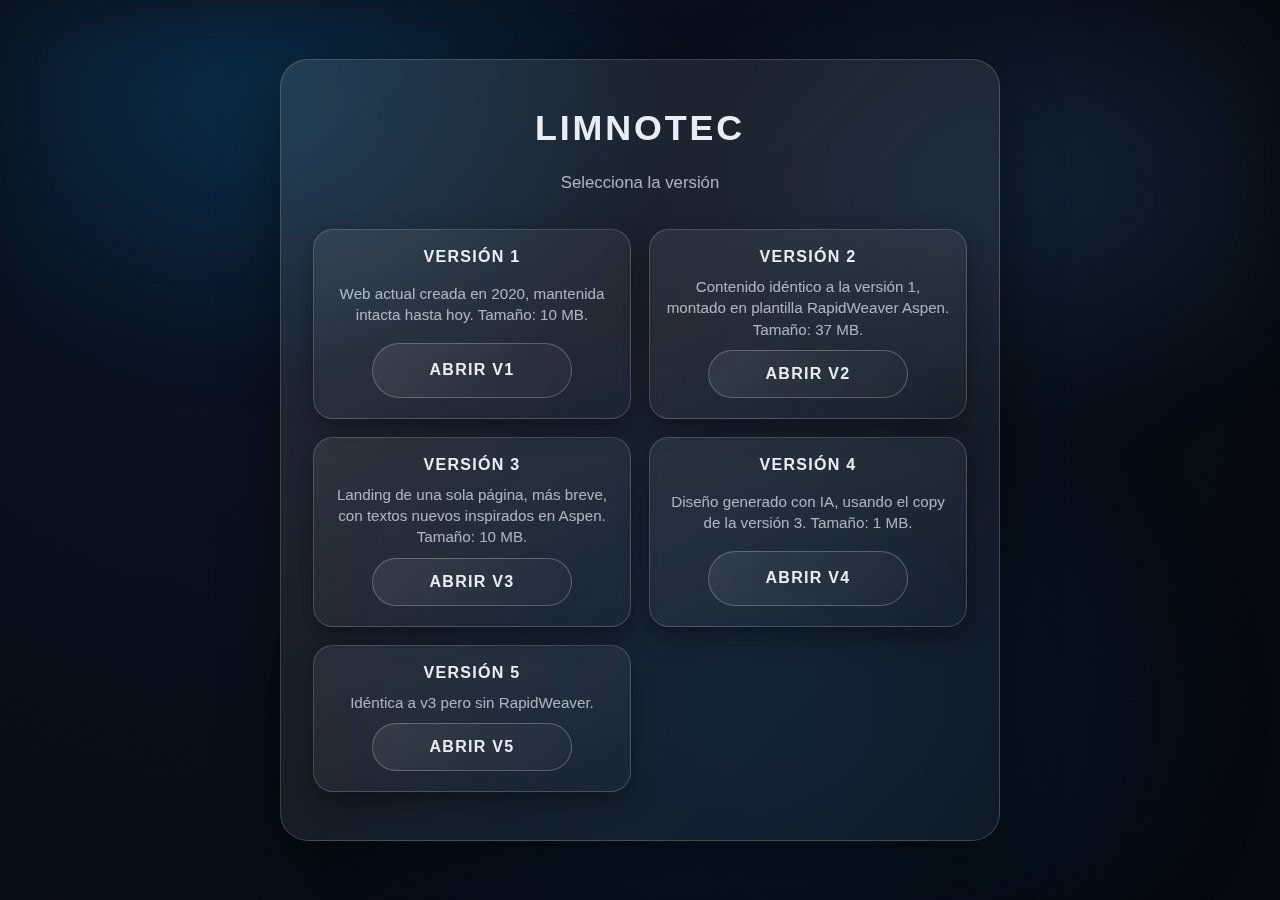
<file: index.html>
<!doctype html>
<html lang="es">
  <head>
    <meta charset="UTF-8" />
    <meta name="viewport" content="width=device-width, initial-scale=1" />
    <title>Limnotec</title>
    <style>
      :root {
        color-scheme: dark;
        --bg-1: #03060b;
        --bg-2: #050b15;
        --bg-3: #0a1020;
        --glow-1: rgba(30, 96, 140, 0.35);
        --glow-2: rgba(10, 40, 80, 0.55);
        --glass: rgba(255, 255, 255, 0.08);
        --glass-strong: rgba(255, 255, 255, 0.12);
        --stroke: rgba(255, 255, 255, 0.18);
        --text: #e7eef8;
        --text-soft: rgba(231, 238, 248, 0.7);
        --shadow: 0 20px 60px rgba(0, 0, 0, 0.45);
      }

      * {
        box-sizing: border-box;
      }

      body {
        margin: 0;
        min-height: 100vh;
        font-family: "Avenir Next", "Futura", "Helvetica Neue", sans-serif;
        background: radial-gradient(circle at 20% 20%, var(--bg-3) 0%, var(--bg-2) 45%, var(--bg-1) 100%);
        color: var(--text);
        display: grid;
        place-items: center;
        overflow-x: hidden;
        overflow-y: auto;
        -webkit-overflow-scrolling: touch;
      }

      .backdrop {
        position: fixed;
        inset: 0;
        background:
          radial-gradient(700px 500px at 20% 10%, rgba(0, 140, 210, 0.25), transparent 60%),
          radial-gradient(600px 400px at 80% 20%, rgba(70, 120, 180, 0.22), transparent 65%),
          radial-gradient(700px 600px at 60% 80%, rgba(10, 60, 120, 0.28), transparent 70%);
        filter: blur(40px);
        opacity: 0.9;
        z-index: 0;
      }

      .noise {
        position: fixed;
        inset: 0;
        background-image: url('data:image/svg+xml;utf8,<svg xmlns="http://www.w3.org/2000/svg" width="160" height="160" viewBox="0 0 160 160"><filter id="n"><feTurbulence type="fractalNoise" baseFrequency="0.8" numOctaves="2" stitchTiles="stitch"/></filter><rect width="160" height="160" filter="url(%23n)" opacity="0.06"/></svg>');
        opacity: 0.35;
        mix-blend-mode: screen;
        z-index: 1;
        pointer-events: none;
      }

      .shell {
        position: relative;
        z-index: 2;
        padding: 48px 32px;
        width: min(720px, 90vw);
        text-align: center;
        background: linear-gradient(135deg, rgba(255, 255, 255, 0.1), rgba(255, 255, 255, 0.04));
        border: 1px solid var(--stroke);
        border-radius: 28px;
        box-shadow: var(--shadow);
        backdrop-filter: blur(24px);
        -webkit-backdrop-filter: blur(24px);
      }

      h1 {
        margin: 0 0 24px;
        font-size: clamp(1.6rem, 2.8vw, 2.4rem);
        letter-spacing: 0.08em;
        text-transform: uppercase;
      }

      p {
        margin: 0 0 36px;
        font-size: clamp(0.95rem, 1.5vw, 1.05rem);
        color: var(--text-soft);
      }

      .glass-btn {
        position: relative;
        display: inline-flex;
        justify-content: center;
        align-items: center;
        padding: 14px 20px;
        border-radius: 999px;
        border: 1px solid rgba(255, 255, 255, 0.25);
        background: linear-gradient(120deg, var(--glass), rgba(255, 255, 255, 0.02));
        color: var(--text);
        font-weight: 600;
        letter-spacing: 0.08em;
        text-decoration: none;
        text-transform: uppercase;
        transition: transform 0.3s ease, box-shadow 0.3s ease, border-color 0.3s ease;
        overflow: hidden;
      }

      .glass-btn::after {
        content: "";
        position: absolute;
        inset: 0;
        background: linear-gradient(120deg, transparent, rgba(255, 255, 255, 0.25), transparent);
        transform: translateX(-120%);
        transition: transform 0.6s ease;
        opacity: 0.6;
      }

      .glass-btn:hover,
      .glass-btn:focus-visible {
        transform: translateY(-2px);
        border-color: rgba(255, 255, 255, 0.45);
        box-shadow: 0 16px 40px rgba(0, 0, 0, 0.45), 0 0 20px rgba(80, 150, 220, 0.25);
      }

      .glass-btn:hover::after,
      .glass-btn:focus-visible::after {
        transform: translateX(120%);
      }

      .glass-btn:active {
        transform: translateY(0);
      }

      .version-grid {
        display: grid;
        grid-template-columns: repeat(auto-fit, minmax(220px, 1fr));
        gap: 18px;
      }

      .version-card {
        padding: 18px 16px 20px;
        border-radius: 20px;
        border: 1px solid var(--stroke);
        background: linear-gradient(160deg, rgba(255, 255, 255, 0.08), rgba(255, 255, 255, 0.02));
        box-shadow: 0 10px 24px rgba(0, 0, 0, 0.35);
        display: grid;
        gap: 10px;
      }

      .version-card h2 {
        margin: 0;
        font-size: 1rem;
        letter-spacing: 0.08em;
        text-transform: uppercase;
      }

      .version-card p {
        margin: 0;
        font-size: 0.95rem;
        line-height: 1.4;
        color: var(--text-soft);
      }

      .version-card .glass-btn {
        justify-self: center;
        width: 100%;
        max-width: 200px;
      }

      @media (max-width: 720px) {
        .version-grid {
          grid-template-columns: 1fr;
        }
      }

      @media (max-width: 520px) {
        .shell {
          padding: 36px 24px;
          border-radius: 22px;
        }
      }
    </style>
  </head>
  <body>
    <div class="backdrop" aria-hidden="true"></div>
    <div class="noise" aria-hidden="true"></div>
    <main class="shell">
      <h1>Limnotec</h1>
      <p>Selecciona la versión</p>
      <div class="version-grid">
        <section class="version-card">
          <h2>Versión 1</h2>
          <p>Web actual creada en 2020, mantenida intacta hasta hoy. Tamaño: 10 MB.</p>
          <a class="glass-btn" href="./v1/index.html">Abrir v1</a>
        </section>
        <section class="version-card">
          <h2>Versión 2</h2>
          <p>Contenido idéntico a la versión 1, montado en plantilla RapidWeaver Aspen. Tamaño: 37 MB.</p>
          <a class="glass-btn" href="./v2/index.html">Abrir v2</a>
        </section>
        <section class="version-card">
          <h2>Versión 3</h2>
          <p>Landing de una sola página, más breve, con textos nuevos inspirados en Aspen. Tamaño: 10 MB.</p>
          <a class="glass-btn" href="./v3/index.html">Abrir v3</a>
        </section>
        <section class="version-card">
          <h2>Versión 4</h2>
          <p>Diseño generado con IA, usando el copy de la versión 3. Tamaño: 1 MB.</p>
          <a class="glass-btn" href="./v4/index.html">Abrir v4</a>
        </section>
        <section class="version-card">
          <h2>Versión 5</h2>
          <p>Idéntica a v3 pero sin RapidWeaver.</p>
          <a class="glass-btn" href="./v5/index.html">Abrir v5</a>
        </section>
      </div>
    </main>
  </body>
</html>
</file>
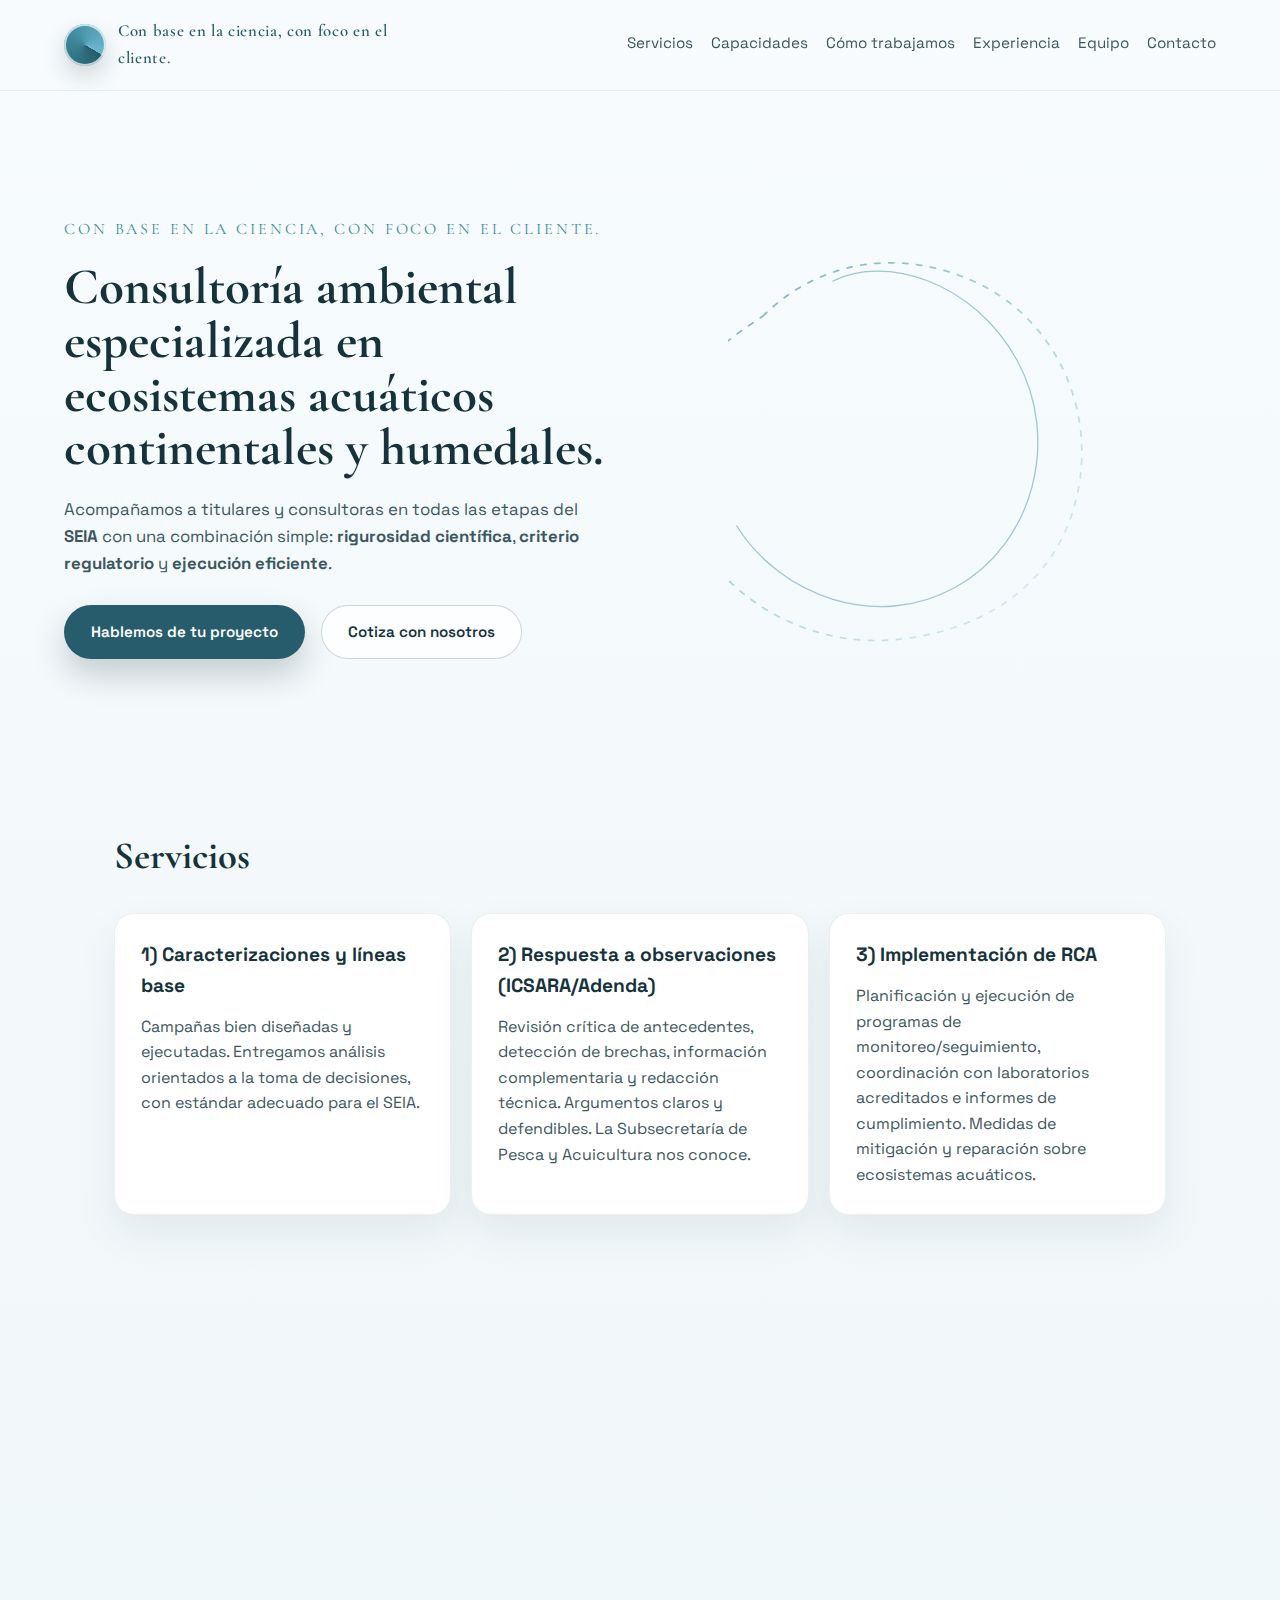
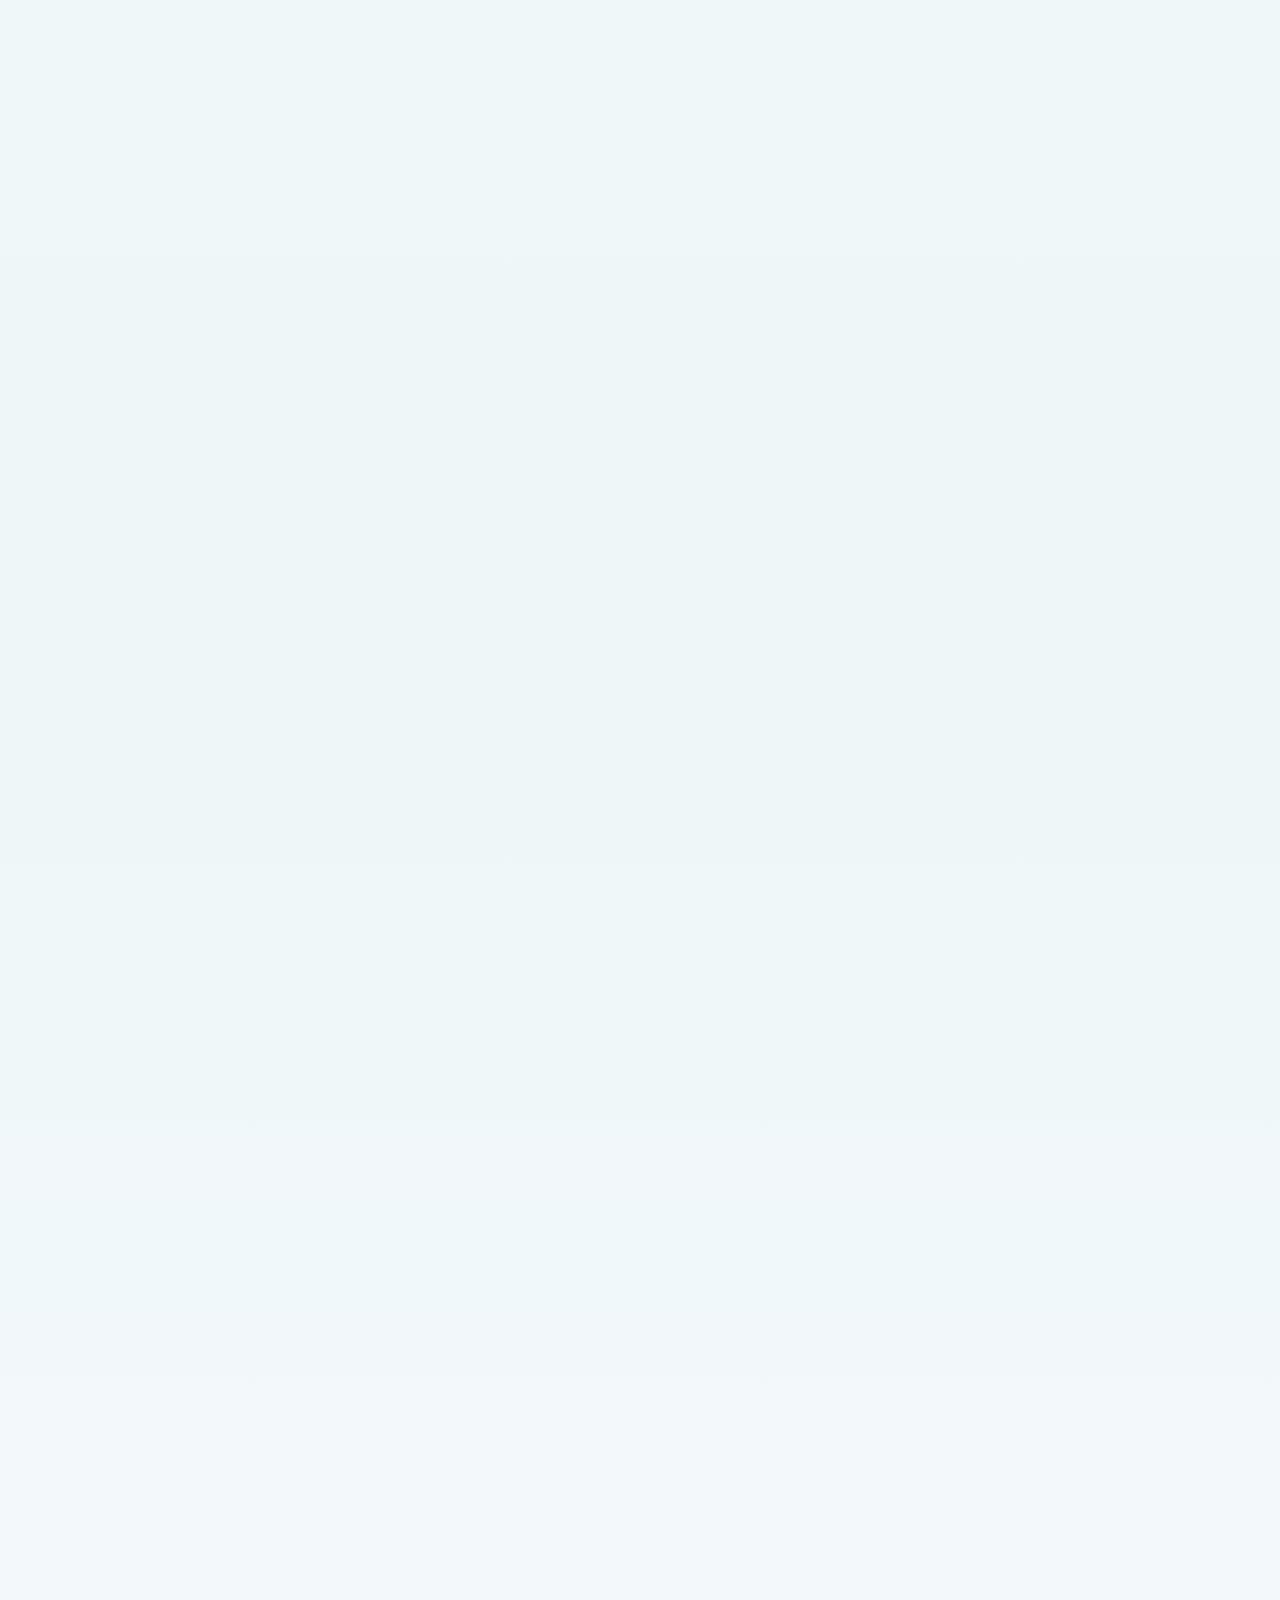
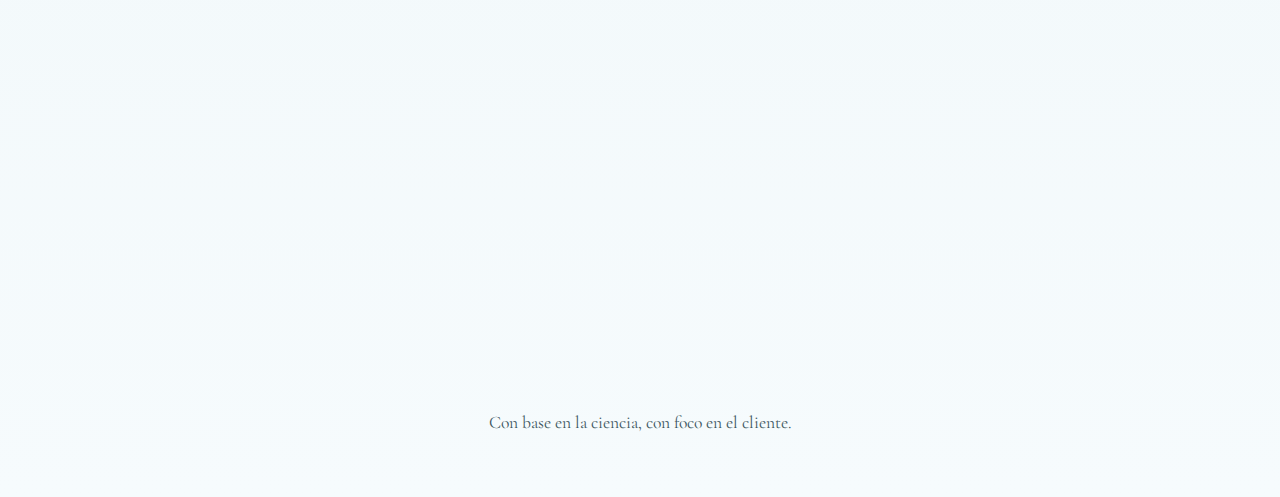
<file: lt-v3/index.html>
<!doctype html>
<html lang="es">
  <head>
    <meta charset="utf-8" />
    <meta name="viewport" content="width=device-width, initial-scale=1" />
    <title>Consultoría ambiental especializada en ecosistemas acuáticos continentales y humedales.</title>
    <link rel="preconnect" href="https://fonts.googleapis.com" />
    <link rel="preconnect" href="https://fonts.gstatic.com" crossorigin />
    <link
      href="https://fonts.googleapis.com/css2?family=Cormorant+Garamond:wght@400;500;600;700&family=Space+Grotesk:wght@300;400;500;600;700&display=swap"
      rel="stylesheet"
    />
    <link rel="stylesheet" href="styles.css" />
  </head>
  <body>
    <div class="page">
      <header class="nav" id="top">
        <div class="nav__inner">
          <a class="logo" href="#top" aria-label="Con base en la ciencia, con foco en el cliente.">
            <span class="logo__mark" aria-hidden="true"></span>
            <span class="logo__text">Con base en la ciencia, con foco en el cliente.</span>
          </a>
          <nav class="nav__links">
            <a href="#servicios">Servicios</a>
            <a href="#capacidades">Capacidades</a>
            <a href="#como">Cómo trabajamos</a>
            <a href="#experiencia">Experiencia</a>
            <a href="#equipo">Equipo</a>
            <a href="#contacto">Contacto</a>
          </nav>
          <button class="nav__toggle" type="button" aria-label="Servicios">
            <span></span>
            <span></span>
          </button>
        </div>
        <div class="nav__drawer" aria-hidden="true">
          <a href="#servicios">Servicios</a>
          <a href="#capacidades">Capacidades</a>
          <a href="#como">Cómo trabajamos</a>
          <a href="#experiencia">Experiencia</a>
          <a href="#equipo">Equipo</a>
          <a href="#contacto">Contacto</a>
        </div>
      </header>

      <main>
        <section class="hero" data-reveal>
          <div class="hero__content">
            <p class="eyebrow">Con base en la ciencia, con foco en el cliente.</p>
            <h1>Consultoría ambiental especializada en ecosistemas acuáticos continentales y humedales.</h1>
            <p class="hero__lead">
              Acompañamos a titulares y consultoras en todas las etapas del <strong>SEIA</strong> con una combinación simple:
              <strong>rigurosidad científica</strong>, <strong>criterio regulatorio</strong> y <strong>ejecución eficiente</strong>.
            </p>
            <div class="hero__actions">
              <a class="btn btn--primary" href="mailto:contacto@limnotec.cl">Hablemos de tu proyecto</a>
              <a class="btn btn--ghost" href="mailto:contacto@limnotec.cl">Cotiza con nosotros</a>
            </div>
          </div>
          <div class="hero__visual" aria-hidden="true">
            <svg viewBox="0 0 480 520" role="presentation" aria-hidden="true">
              <defs>
                <linearGradient id="flow" x1="0" y1="0" x2="1" y2="1">
                  <stop offset="0%" stop-color="var(--accent)" stop-opacity="0.8" />
                  <stop offset="100%" stop-color="var(--accent-light)" stop-opacity="0.2" />
                </linearGradient>
              </defs>
              <path
                d="M40 120c60-60 150-80 240-40 90 40 140 140 120 240-20 100-100 160-210 170-110 10-220-60-250-170-30-110 40-160 100-200z"
                fill="none"
                stroke="url(#flow)"
                stroke-width="2"
                stroke-linecap="round"
                stroke-dasharray="6 10"
              />
              <path
                d="M120 80c60-30 160 0 210 90 50 90 20 210-70 260-90 50-200 10-250-70"
                fill="none"
                stroke="var(--accent)"
                stroke-width="1.5"
                stroke-linecap="round"
                opacity="0.5"
              />
            </svg>
          </div>
        </section>

        <section class="section" id="servicios" data-reveal>
          <div class="section__head">
            <h2>Servicios</h2>
          </div>
          <div class="cards">
            <article class="card">
              <h3>1) Caracterizaciones y líneas base</h3>
              <p>
                Campañas bien diseñadas y ejecutadas. Entregamos análisis orientados a la toma de decisiones, con estándar
                adecuado para el SEIA.
              </p>
            </article>
            <article class="card">
              <h3>2) Respuesta a observaciones (ICSARA/Adenda)</h3>
              <p>
                Revisión crítica de antecedentes, detección de brechas, información complementaria y redacción técnica.
                Argumentos claros y defendibles. La Subsecretaría de Pesca y Acuicultura nos conoce.
              </p>
            </article>
            <article class="card">
              <h3>3) Implementación de RCA</h3>
              <p>
                Planificación y ejecución de programas de monitoreo/seguimiento, coordinación con laboratorios acreditados
                e informes de cumplimiento. Medidas de mitigación y reparación sobre ecosistemas acuáticos.
              </p>
            </article>
          </div>
        </section>

        <section class="section" id="capacidades" data-reveal>
          <div class="section__head">
            <h2>Capacidades</h2>
          </div>
          <div class="split">
            <ul class="list">
              <li><strong>Biomonitoreo</strong> de aguas continentales (comunidades y bioindicadores)</li>
              <li><strong>Calidad de agua y sedimento</strong> (muestreo, interpretación y estadística)</li>
              <li><strong>Peces dulceacuícolas</strong> (monitoreo poblacional y ecología)</li>
              <li><strong>Hábitat físico y caudal ambiental</strong> (evaluación y modelación)</li>
              <li><strong>Análisis genéticos/moleculares</strong> y <strong>ADN ambiental</strong> (vía colaboración con académicos)</li>
              <li><strong>Medidas</strong>: pasos de peces, barreras, restauración y biorremediación (según caso)</li>
            </ul>
            <div class="panel" aria-hidden="true">
              <div class="panel__glow"></div>
            </div>
          </div>
        </section>

        <section class="section section--dense" id="como" data-reveal>
          <div class="section__head">
            <h2>Cómo trabajamos</h2>
          </div>
          <div class="columns">
            <p>
              Los ecosistemas acuáticos suelen concentrar observaciones por <strong>pérdida de conectividad</strong>
              (fragmentación), <strong>regulación de caudales</strong>, <strong>alteración de calidad de agua</strong>,
              <strong>cambios de hábitat</strong> y <strong>afectación fauna hidrobiológica nativa</strong>. Nuestro enfoque busca
              anticipar y cerrar brechas:
            </p>
            <ol class="steps">
              <li><strong>Diagnóstico temprano:</strong> qué puede observarse y por qué.</li>
              <li><strong>Diseño de campañas con propósito:</strong> métodos adecuados y control de calidad.</li>
              <li><strong>Interpretación ecológica + lectura regulatoria:</strong> resultados que no se quedan en tablas.</li>
              <li><strong>Medidas y seguimiento realistas:</strong> que cumplan y que se puedan implementar.</li>
            </ol>
          </div>
        </section>

        <section class="section" id="experiencia" data-reveal>
          <div class="section__head">
            <h2>Experiencia en proyectos</h2>
          </div>
          <p class="section__body">
            Hemos trabajado en tipologías de proyecto donde los sistemas acuáticos son críticos:
            <strong>centrales hidroeléctricas</strong>, <strong>embalses y obras de riego</strong>,
            <strong>descargas de RILES/aguas tratadas</strong>, <strong>obras civiles y viales</strong> (puentes, defensas),
            <strong>minería</strong> (tranques, extracción de áridos), <strong>acuicultura/pisciculturas</strong>, entre otras.
          </p>
        </section>

        <section class="section" id="equipo" data-reveal>
          <div class="section__head">
            <h2>Equipo</h2>
          </div>
          <div class="team">
            <p>
              <strong>Daniel Salas</strong> y <strong>Miguel Cisterna</strong> lideran el trabajo en terreno y gabinete. Operamos con
              red de especialistas y laboratorios acreditados cuando el alcance lo requiere, manteniendo coordinación y control
              de calidad consistentes.
            </p>
            <p>
              Daniel es biólogo y Magister en Ciencias Biológicas y Miguel es Ingeniero en Recursos Naturales Renovables, ambos
              de la Universidad de Chile y con experiencia <strong>comprobable</strong> de más de 10 años.
            </p>
          </div>
        </section>

        <section class="section section--contact" id="contacto" data-reveal>
          <div class="section__head">
            <h2>Contacto</h2>
          </div>
          <div class="contact">
            <p>
              Si necesitas apoyo en una línea de base, una Adenda/ICSARA o la ejecución de medidas/compromisos de una RCA,
              conversemos.
            </p>
            <div class="contact__actions">
              <a class="btn btn--primary" href="mailto:contacto@limnotec.cl">Hablemos de tu proyecto</a>
              <a class="btn btn--ghost" href="mailto:contacto@limnotec.cl">Cotiza con nosotros</a>
            </div>
            <blockquote>
              Nota: cuando un servicio requiere actividades reguladas (p. ej., muestreo de peces), te indicaremos oportunamente
              permisos y ventanas típicas de tramitación para planificar con holgura.
            </blockquote>
          </div>
        </section>
      </main>

      <footer class="footer">
        <p>Con base en la ciencia, con foco en el cliente.</p>
      </footer>
    </div>

    <script src="script.js"></script>
  </body>
</html>
</file>
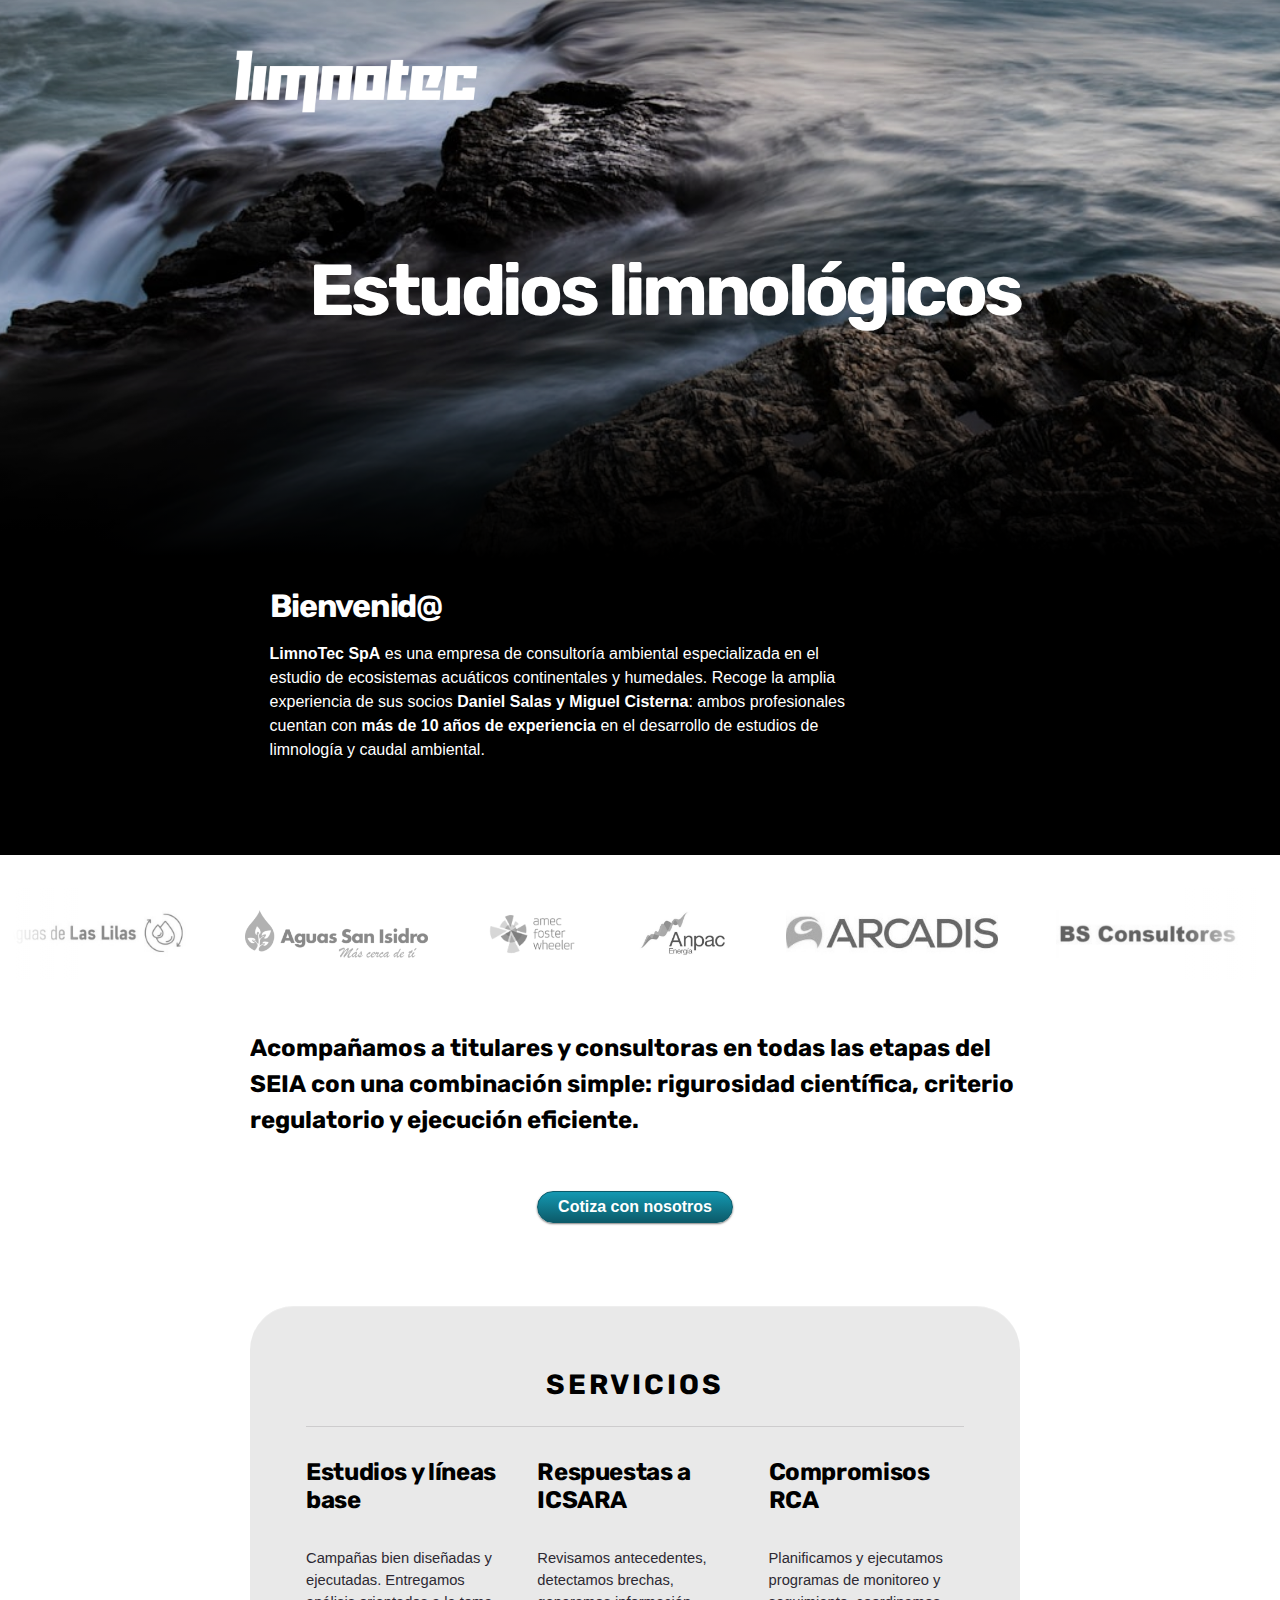
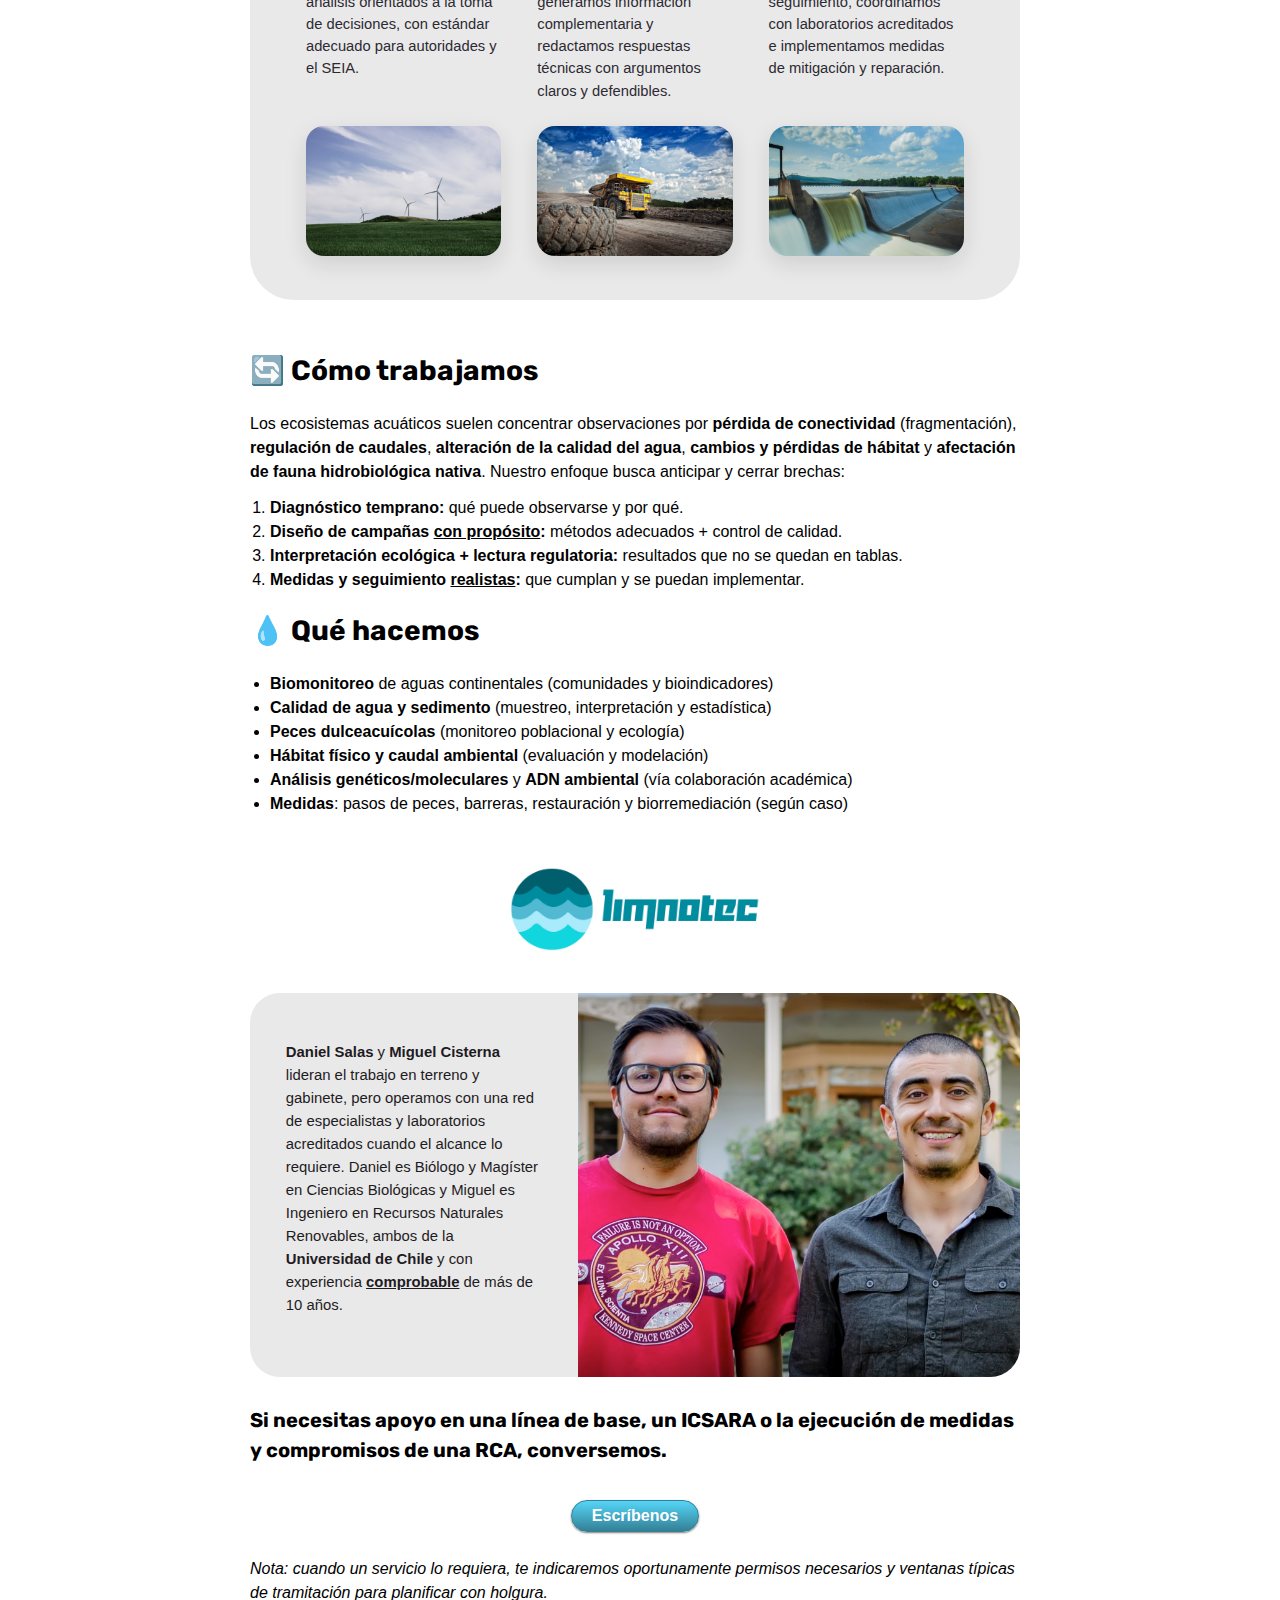
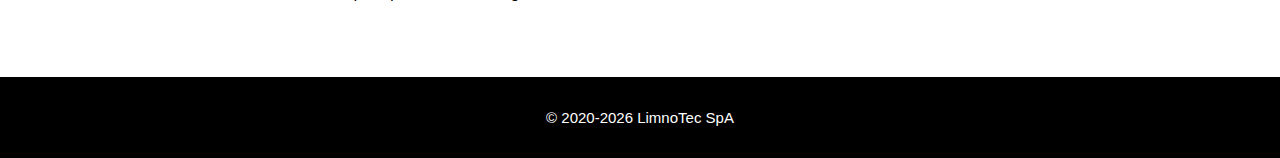
<file: v5/index.html>
<!doctype html>  
<html lang="es">
<head>

<meta http-equiv="Content-Type" content="text/html; charset=utf-8" />
		<meta name="robots" content="index, follow" />
		<link rel="apple-touch-icon" sizes="180x180" href="assets/icons/logo_solo.png" />
<link rel="apple-touch-icon" sizes="167x167" href="assets/icons/medium.png" />
<link rel="icon" type="image/png" href="assets/icons/favicon_large.png" sizes="64x64" />
<link rel="icon" type="image/png" href="assets/icons/favicon_medium.png" sizes="32x32" />
<link rel="apple-touch-icon" sizes="152x152" href="assets/icons/small.png" />
<link rel="icon" type="image/png" href="assets/icons/favicon_small.png" sizes="16x16" />

	<meta http-equiv="x-ua-compatible" content="ie=edge">
	<meta name="viewport" content="width=device-width, initial-scale=1">
	<meta name="baseurl" content="https://www.limnotec.cl/">
	<title>LimnoTec</title>
	<link rel="stylesheet" type="text/css" media="all" href="assets/css/theme.css" />
		
	
	
	
			<link rel='stylesheet' type='text/css' media='all' href='assets/css/stacks.css' />
		<link rel='stylesheet' type='text/css' media='all' href='assets/css/stacks_page_page2.css' />
		<style>
			.footer-center {
				width: 100%;
				text-align: center;
			}

			footer.theme.max_width_wrap_content {
				display: flex;
				justify-content: center;
			}

			.clients-ticker-shell {
				margin: 24px 0 42px;
			}

			.clients-trust-copy {
				margin: 0 0 14px;
				font-size: 1rem;
				line-height: 1.6;
				color: #000000;
			}

			.section-gap {
				height: 14px;
			}

			.clients-ticker {
				--ticker-duration: 70s;
				--ticker-gap: clamp(18px, 3.8vw, 42px);
				position: relative;
				overflow: hidden;
				padding: 10px 0;
				background: transparent;
			}

			.clients-ticker::before,
			.clients-ticker::after {
				content: "";
				position: absolute;
				top: 0;
				bottom: 0;
				width: clamp(40px, 8vw, 90px);
				pointer-events: none;
				z-index: 2;
			}

			.clients-ticker::before {
				left: 0;
				background: linear-gradient(to right, #ffffff 20%, rgba(255, 255, 255, 0));
			}

			.clients-ticker::after {
				right: 0;
				background: linear-gradient(to left, #ffffff 20%, rgba(255, 255, 255, 0));
			}

			.clients-ticker-track {
				display: flex;
				width: max-content;
				animation: clients-ticker-scroll var(--ticker-duration) linear infinite;
				will-change: transform;
			}

			.clients-ticker-list {
				list-style: none;
				display: flex;
				align-items: center;
				flex-shrink: 0;
				gap: var(--ticker-gap);
				margin: 0;
				padding: 0 var(--ticker-gap) 0 0;
			}

			.clients-ticker-list li {
				flex: 0 0 auto;
				width: clamp(108px, calc(var(--logo-ratio, 2.8) * 52px), 245px);
				height: clamp(42px, 6vw, 72px);
				display: flex;
				align-items: center;
				justify-content: center;
				padding: 6px 8px;
			}

			.clients-ticker-logo {
				width: auto;
				height: auto;
				max-width: calc(100% * var(--logo-scale, 0.92));
				max-height: calc(100% * var(--logo-scale, 0.92));
				object-fit: contain;
				object-position: center;
				filter: grayscale(100%);
				opacity: 0.9;
			}

				.clients-ticker--main {
					--ticker-duration: 70s;
					--ticker-gap: clamp(18px, 3.8vw, 42px);
				}

				.clients-ticker-shell--wide {
					width: 100vw;
					max-width: 100vw;
					margin: 0 0 26px;
					margin-left: calc(50% - 50vw);
					padding: 18px 0 24px;
					background: #ffffff;
					position: relative;
					z-index: 2;
				}

				.clients-ticker-shell--wide .clients-trust-copy {
					max-width: 1000px;
					margin: 0 auto 14px;
					padding: 0 40px;
				}

				.figure.theme header.theme > img,
				.figure.theme header.theme + img {
					display: block;
					float: none;
					margin-left: auto;
					margin-right: 0;
				}

				.break_degree {
					height: 88px;
					overflow: hidden;
				}

				#stacks_out_30 {
					margin-bottom: 26px;
				}

				#stacks_out_35 {
					margin-bottom: 20px;
				}

				.break_degree > div {
					top: 0;
					left: 0;
					right: 0;
					height: 100%;
					transform: none;
				}

				.services-panel {
					margin: 24px 0 36px;
					padding: clamp(34px, 5vw, 58px) clamp(26px, 4.8vw, 56px) clamp(30px, 4vw, 44px);
					background: #E9E9E9;
					border-radius: clamp(28px, 4vw, 44px);
					box-shadow: inset 0 1px 0 rgba(255, 255, 255, 0.26);
				}

				.services-panel__title {
					margin: 0;
					text-align: center;
					font-size: clamp(1.7rem, 2.8vw, 2.4rem);
					font-weight: 800;
					letter-spacing: 0.11em;
					text-transform: uppercase;
					color: #231f26;
				}

				.services-panel__divider {
					border: 0;
					border-top: 1px solid rgba(35, 31, 38, 0.14);
					margin: clamp(12px, 1.8vw, 20px) 0 clamp(24px, 2.8vw, 32px);
				}

				#stacks_out_76 {
					margin-top: 28px;
				}

				.services-panel__grid {
					display: grid;
					grid-template-columns: repeat(3, minmax(0, 1fr));
					gap: clamp(20px, 2.8vw, 48px);
				}

				.service-card {
					display: flex;
					flex-direction: column;
					gap: 12px;
					min-height: 100%;
				}

				.service-card__icon {
					width: clamp(88px, 9vw, 126px);
					height: clamp(88px, 9vw, 126px);
					border-radius: 28px;
					background: #ebe8e8;
					display: grid;
					place-items: center;
					box-shadow: inset 0 1px 0 rgba(255, 255, 255, 0.34);
				}

				.service-card__icon[aria-hidden="true"] {
					display: none;
				}

				.service-card__glyph {
					width: clamp(42px, 4vw, 54px);
					height: clamp(42px, 4vw, 54px);
					border-radius: 12px;
					background-image: radial-gradient(circle, #231f26 2.2px, transparent 2.3px);
					background-size: 11px 11px;
					background-position: center;
				}

				.service-card__glyph--diamond {
					border-radius: 10px;
					transform: rotate(45deg);
				}

				.service-card__glyph--circle {
					border-radius: 999px;
				}

				.service-card__heading {
					margin: 0;
					color: #1f1b23;
					font-size: clamp(1.36rem, 1.95vw, 2rem);
					line-height: 1.16;
					letter-spacing: -0.015em;
					max-width: 14ch;
				}

				.service-card__description {
					margin: 0;
					color: #2d2933;
					font-size: clamp(0.92rem, 0.98vw, 1.02rem);
					line-height: 1.5;
				}

				.service-card__image {
					width: 100%;
					height: clamp(100px, 9.5vw, 136px);
					object-fit: cover;
					border-radius: 18px;
					margin-top: auto;
					box-shadow: 0 8px 22px rgba(26, 21, 33, 0.12);
				}

				.team-showcase {
					margin: 8px 0 14px;
					background: #E9E9E9;
					border-radius: clamp(20px, 2.8vw, 30px);
					overflow: hidden;
					display: grid;
					grid-template-columns: minmax(0, 1fr) minmax(0, 1.35fr);
					align-items: stretch;
				}

				.team-showcase__content {
					padding: clamp(16px, 2.1vw, 30px) clamp(20px, 2.8vw, 40px);
					display: flex;
					align-items: center;
				}

				.team-showcase__quote {
					margin: 0;
					font-size: clamp(0.93rem, 1.08vw, 1.08rem);
					line-height: 1.55;
					color: #1f1b23;
				}

				.team-showcase__media {
					min-height: clamp(230px, 30vw, 500px);
					height: 100%;
					display: flex;
					align-self: stretch;
				}

				.team-showcase__image {
					width: 100%;
					height: 100%;
					flex: 1 1 auto;
					display: block;
					object-fit: cover;
					object-position: center 24%;
				}

				@media (max-width: 980px) {
					.services-panel__grid {
						grid-template-columns: repeat(2, minmax(0, 1fr));
					}

					.service-card__heading {
						max-width: 100%;
					}

					.team-showcase {
						grid-template-columns: 1fr;
					}

					.team-showcase__media {
						min-height: 360px;
					}
				}

				@media (max-width: 720px) {
					.clients-ticker--main {
						--ticker-gap: 42px;
					}

					.clients-ticker-list li {
						width: clamp(108px, calc(var(--logo-ratio, 2.8) * 52px), 245px);
						height: 72px;
						padding: 6px 8px;
					}

					.services-panel__grid {
						grid-template-columns: 1fr;
						gap: 34px;
					}

					.service-card__heading {
						font-size: 1.56rem;
					}

					.service-card__image {
						height: 180px;
					}

					.team-showcase__content {
						padding: 24px 20px;
					}

					.team-showcase__quote {
						font-size: 0.9rem;
						line-height: 1.5;
					}

					.team-showcase__media {
						min-height: 300px;
					}
				}

					@keyframes clients-ticker-scroll {
						from {
							transform: translateX(0);
					}
				to {
					transform: translateX(-50%);
				}
			}

			@media (prefers-reduced-motion: reduce) {
				.clients-ticker {
					overflow-x: auto;
					-webkit-overflow-scrolling: touch;
					scrollbar-width: thin;
				}

				.clients-ticker::before,
				.clients-ticker::after {
					display: none;
				}

				.clients-ticker-track {
					animation: none;
					transform: none;
				}

				.clients-ticker-list[aria-hidden="true"] {
					display: none;
				}
			}

		</style>
        

</head>
<body>
  <div class="figure_bg">
    <div class="figure_cropping">
	      <div class="figure-container parallax">
	        <img src="assets/media/hero-river.jpg" alt="Estudios limnol&oacute;gicos">
	      </div>
    </div><!-- Figure Crop -->
    <figure class="theme max_width_wrap">
      <header class="theme cf" data-baseurl="https://www.limnotec.cl/">
        <img src="assets/media/lb2.png" width="1500" height="449" alt="Estudios limnol&oacute;gicos"/>
        <div class="nav_btn offest"></div>
        <div class="nav_expand">
          <div class="nav_close">+</div>
          <nav class="theme offest cf">
            
          </nav>
        </div>
        <div class="float_right contact_info">
          <ul>
            <li class="special-li">
              &copy; 2020-2026 LimnoTec SpA <a href="#" class="email_contact">Escr&iacute;benos</a><script type="text/javascript">(function(){var parts=["mai","lto",":co","nta","cto","@li","mno","tec",".cl"];var href=parts.join("");var links=document.querySelectorAll(".email_contact");for(var i=0;i<links.length;i+=1){links[i].href=href;}})();</script>
              <a class="cartloom-viewcart">
                <span class="cartloom-cart-count">0</span>
                <span class="social-bag"></span>
              </a>
            </li>
          </ul>
        </div>
      </header>
      <section class="main_heading offest cf">
        <h1 class="site_title">Estudios limnol&oacute;gicos</h1>
        <div class="heading_break">
          
          <div class="social_icons">
            <ul>
            </ul>
          </div>
          <span class="theme_scroll_btn">
            <a href="#">
              <span class="mouse">
                <span>
                </span>
              </span>
            </a>
          </span>
        </div>
      </section>
    </figure>
  </div>
  <aside class="theme max_width_wrap cf">
    <div class="col_a"></div>
    <div class="col_b">
      <div class="inner_content">
        <h2 class="site_slogan">Bienvenid@</h2>
        <strong>LimnoTec SpA</strong> es una empresa de consultor&iacute;a ambiental especializada en el estudio de ecosistemas acu&aacute;ticos continentales y humedales. Recoge la amplia experiencia de sus socios <strong>Daniel Salas y Miguel Cisterna</strong>: ambos profesionales cuentan con <strong>m&aacute;s de 10 a&ntilde;os de experiencia</strong> en el desarrollo de estudios de limnolog&iacute;a y caudal ambiental.
      </div>
	    </div>
	  </aside>
	  <div class="break_degree"><div></div></div>
	  <main class="theme cf">
	    <div class="max_width_wrap_content">
	      <div class="clients-ticker-shell clients-ticker-shell--wide">
	        <div class="clients-ticker clients-ticker--main" aria-label="Listado continuo de clientes de LimnoTec">
	          <div class="clients-ticker-track">
	            <ul class="clients-ticker-list"></ul>
	            <ul class="clients-ticker-list" aria-hidden="true"></ul>
	          </div>
	        </div>
	      </div>
	      
<div id='stacks_out_1' class='stacks_top'><div id='stacks_in_1' class=''><div id='stacks_out_30' class='stacks_out'><div id='stacks_in_30' class='stacks_in markdown_stack'><h3 id="acompañamosatitularesyconsultorasentodaslasetapasdelseiaconunacombinaciónsimple:rigurosidadcientíficacriterioregulatorioyejecucióneficiente.">Acompañamos a titulares y consultoras en todas las etapas del <strong>SEIA</strong> con una combinación simple: <strong>rigurosidad científica</strong>, <strong>criterio regulatorio</strong> y <strong>ejecución eficiente</strong>.</h3></div></div><div id='stacks_out_35' class='stacks_out'><div id='stacks_in_35' class='stacks_in com_yourhead_stack_button_stack'><div id='stacks_in_35_button'><a href="mailto:contacto@limnotec.cl">Cotiza con nosotros</a></div></div></div><div id='stacks_out_2' class='stacks_out'><div id='stacks_in_2' class='stacks_in markdown_stack'><div class="section-gap" aria-hidden="true"></div>

<section class="services-panel" aria-labelledby="servicios">
  <h2 class="services-panel__title" id="servicios">Servicios</h2>
  <hr class="services-panel__divider">
  <div class="services-panel__grid">
    <article class="service-card">
      <div class="service-card__icon" aria-hidden="true">
        <span class="service-card__glyph"></span>
      </div>
      <h3 class="service-card__heading">Estudios y l&iacute;neas base</h3>
      <p class="service-card__description">Campa&ntilde;as bien dise&ntilde;adas y ejecutadas. Entregamos an&aacute;lisis orientados a la toma de decisiones, con est&aacute;ndar adecuado para autoridades y el SEIA.</p>
      <img class="service-card__image" src="assets/media/service-windmill.jpg" alt="Estudios y l&iacute;neas base">
    </article>
    <article class="service-card">
      <div class="service-card__icon" aria-hidden="true">
        <span class="service-card__glyph service-card__glyph--diamond"></span>
      </div>
	      <h3 class="service-card__heading">Respuestas a ICSARA</h3>
	      <p class="service-card__description">Revisamos antecedentes, detectamos brechas, generamos informaci&oacute;n complementaria y redactamos respuestas t&eacute;cnicas con argumentos claros y defendibles.</p>
      <img class="service-card__image" src="assets/media/service-mining-truck.jpg" alt="Respuestas a ICSARA">
    </article>
    <article class="service-card">
      <div class="service-card__icon" aria-hidden="true">
        <span class="service-card__glyph service-card__glyph--circle"></span>
      </div>
	      <h3 class="service-card__heading">Compromisos RCA</h3>
		      <p class="service-card__description">Planificamos y ejecutamos programas de monitoreo y seguimiento, coordinamos con laboratorios acreditados e implementamos medidas de mitigaci&oacute;n y reparaci&oacute;n.</p>
      <img class="service-card__image" src="assets/media/service-hydropower.jpg" alt="Compromisos RCA">
    </article>
  </div>
</section></div></div><div id='stacks_out_53' class='stacks_out'><div id='stacks_in_53' class='stacks_in markdown_stack'><div class="section-gap" aria-hidden="true"></div>

<h2 id="🔄cómotrabajamos">🔄 Cómo trabajamos</h2>

<p>Los ecosistemas acuáticos suelen concentrar observaciones por <strong>pérdida de conectividad</strong> (fragmentación), <strong>regulación de caudales</strong>, <strong>alteración de la calidad del agua</strong>, <strong>cambios y pérdidas de hábitat</strong> y <strong>afectación de fauna hidrobiológica nativa</strong>. Nuestro enfoque busca anticipar y cerrar brechas:</p>

<ol>
<li><strong>Diagnóstico temprano:</strong> qué puede observarse y por qué.</li>
<li><strong>Diseño de campañas <u>con propósito</u>:</strong> métodos adecuados + control de calidad.</li>
<li><strong>Interpretación ecológica + lectura regulatoria:</strong> resultados que no se quedan en tablas.</li>
<li><strong>Medidas y seguimiento <u>realistas</u>:</strong> que cumplan y se puedan implementar.</li>
</ol>

<h2 id="💧quéhacemos">💧 Qué hacemos</h2>

<ul>
<li><strong>Biomonitoreo</strong> de aguas continentales (comunidades y bioindicadores)</li>
<li><strong>Calidad de agua y sedimento</strong> (muestreo, interpretación y estadística)</li>
<li><strong>Peces dulceacuícolas</strong> (monitoreo poblacional y ecología)</li>
<li><strong>Hábitat físico y caudal ambiental</strong> (evaluación y modelación)</li>
<li><strong>Análisis genéticos/moleculares</strong> y <strong>ADN ambiental</strong> (vía colaboración académica)</li>
<li><strong>Medidas</strong>: pasos de peces, barreras, restauración y biorremediación (según caso)</li>
</ul></div></div><div id='stacks_out_76' class='stacks_out'><div id='stacks_in_76' class='stacks_in image_stack'>
<div class='centered_image' >
    <img class='imageStyle' src='assets/media/stacks-image-9f5470e-1200x404.png' alt='Stacks Image 77' />
</div>

</div></div><div id='stacks_out_66' class='stacks_out'><div id='stacks_in_66' class='stacks_in markdown_stack'><div class="section-gap" aria-hidden="true"></div>

<section class="team-showcase" aria-label="Equipo de LimnoTec">
  <div class="team-showcase__content">
    <p class="team-showcase__quote"><strong>Daniel Salas</strong> y <strong>Miguel Cisterna</strong> lideran el trabajo en terreno y gabinete, pero operamos con una red de especialistas y laboratorios acreditados cuando el alcance lo requiere. Daniel es Biólogo y Magíster en Ciencias Biológicas y Miguel es Ingeniero en Recursos Naturales Renovables, ambos de la <strong>Universidad de Chile</strong> y con experiencia <strong><u>comprobable</u></strong> de más de 10 años.</p>
  </div>
  <div class="team-showcase__media">
    <img class="team-showcase__image" src="assets/media/stacks-image-1223434-1200x618.jpg" alt="Daniel Salas y Miguel Cisterna, equipo LimnoTec">
  </div>
</section></div></div><div id='stacks_out_68' class='stacks_out'><div id='stacks_in_68' class='stacks_in markdown_stack'><div class="section-gap" aria-hidden="true"></div>

<h4 id="sinecesitasapoyoenunalíneadebaseunicsaraolaejecucióndemedidasycompromisosdeunarcaconversemos.">Si necesitas apoyo en una línea de base, un ICSARA o la ejecución de medidas y compromisos de una RCA, conversemos.</h4></div></div><div id='stacks_out_74' class='stacks_out'><div id='stacks_in_74' class='stacks_in com_yourhead_stack_button_stack'><div id='stacks_in_74_button'><a href="mailto:contacto@limnotec.cl">Escríbenos</a></div></div></div><div id='stacks_out_72' class='stacks_out'><div id='stacks_in_72' class='stacks_in markdown_stack'><p><em>Nota: cuando un servicio lo requiera, te indicaremos oportunamente permisos necesarios y ventanas típicas de tramitación para planificar con holgura.</em></p></div></div></div></div>

      
    </div>
  </main>
  <footer class="theme max_width_wrap_content cf">
    <div class="footer-center">&copy; 2020-2026 LimnoTec SpA</div>
  </footer>
  <div id="config_theme"></div>
  <script>window.jQuery || document.write('<script src="assets/js/jquery.js">\x3C/script>')</script>
  <script type="text/javascript" src="assets/js/theme.js"></script>
  <script>
    (function () {
      const logos = [
        { file: "aguas-de-las-lilas.png", alt: "Aguas de las Lilas", ratio: 3.85, scale: 0.92 },
        { file: "aguas-san-isidro.png", alt: "Aguas San Isidro", ratio: 3.82, scale: 0.9 },
        { file: "amec-foster-wheeler.png", alt: "Amec Foster Wheeler", ratio: 1.95, scale: 0.84 },
        { file: "anpac-energia.png", alt: "Anpac Energía", ratio: 1.92, scale: 0.86 },
        { file: "arcadis.png", alt: "Arcadis", ratio: 4.38, scale: 0.96 },
        { file: "bs-consultores.png", alt: "BS Consultores", ratio: 3.83, scale: 0.92 },
        { file: "ec-consulting.png", alt: "EC Consulting", ratio: 3.1, scale: 0.94 },
        { file: "foco-ambiental.png", alt: "Foco Ambiental", ratio: 1.9, scale: 0.8 },
        { file: "freepower-group.png", alt: "Freepower Group", ratio: 3.8, scale: 0.94 },
        { file: "futuro-sustentable.png", alt: "Futuro Sustentable", ratio: 2.69, scale: 0.9 },
        { file: "gac.png", alt: "GAC", ratio: 3.99, scale: 0.93 },
        { file: "gaido-consultores.png", alt: "Gaidó Consultores", ratio: 1, scale: 0.62 },
        { file: "hidrosan.png", alt: "Hidrosan", ratio: 2.91, scale: 0.9 },
        { file: "len-ingenieria.png", alt: "LEN Ingeniería", ratio: 2.15, scale: 0.86 },
        { file: "louis-berger.png", alt: "Louis Berger", ratio: 2.87, scale: 0.9 },
        { file: "mainstream.png", alt: "Mainstream", ratio: 3.2, scale: 0.92 },
        { file: "myma.png", alt: "MyMA", ratio: 3.25, scale: 0.91 },
        { file: "scotta.png", alt: "Scotta", ratio: 3.11, scale: 0.9 },
        { file: "sga-gestion-ambiental.png", alt: "SGA Gestión Ambiental", ratio: 2.79, scale: 0.87 },
        { file: "sunsweet.png", alt: "Sunsweet", ratio: 1.71, scale: 0.72 },
        { file: "sustentable-sa.png", alt: "Sustentable S.A.", ratio: 3.55, scale: 0.92 },
        { file: "urbanya.png", alt: "Urbanya", ratio: 3.47, scale: 0.92 },
        { file: "wsp.png", alt: "WSP", ratio: 2.03, scale: 0.78 },
        { file: "wte-araucania.png", alt: "WTE Araucanía", ratio: 1.98, scale: 0.84 }
      ];

      const tickerLists = document.querySelectorAll(".clients-ticker-list");
      const primaryList = tickerLists[0];
      const mirrorList = tickerLists[1];

      if (!primaryList || !mirrorList) {
        return;
      }

      const fragment = document.createDocumentFragment();

      logos.forEach((logo) => {
        const item = document.createElement("li");
        item.style.setProperty("--logo-ratio", String(logo.ratio));
        item.style.setProperty("--logo-scale", String(logo.scale));
        const image = document.createElement("img");
        image.className = "clients-ticker-logo";
        image.src = `assets/media/logos/${logo.file}`;
        image.alt = logo.alt;
        image.loading = "lazy";
        image.decoding = "async";
        item.appendChild(image);
        fragment.appendChild(item);
      });

      primaryList.appendChild(fragment);
      // Duplicamos exactamente el mismo bloque para mantener el loop continuo sin saltos.
      mirrorList.innerHTML = primaryList.innerHTML;
    })();
  </script>
</body>
</html>
</file>
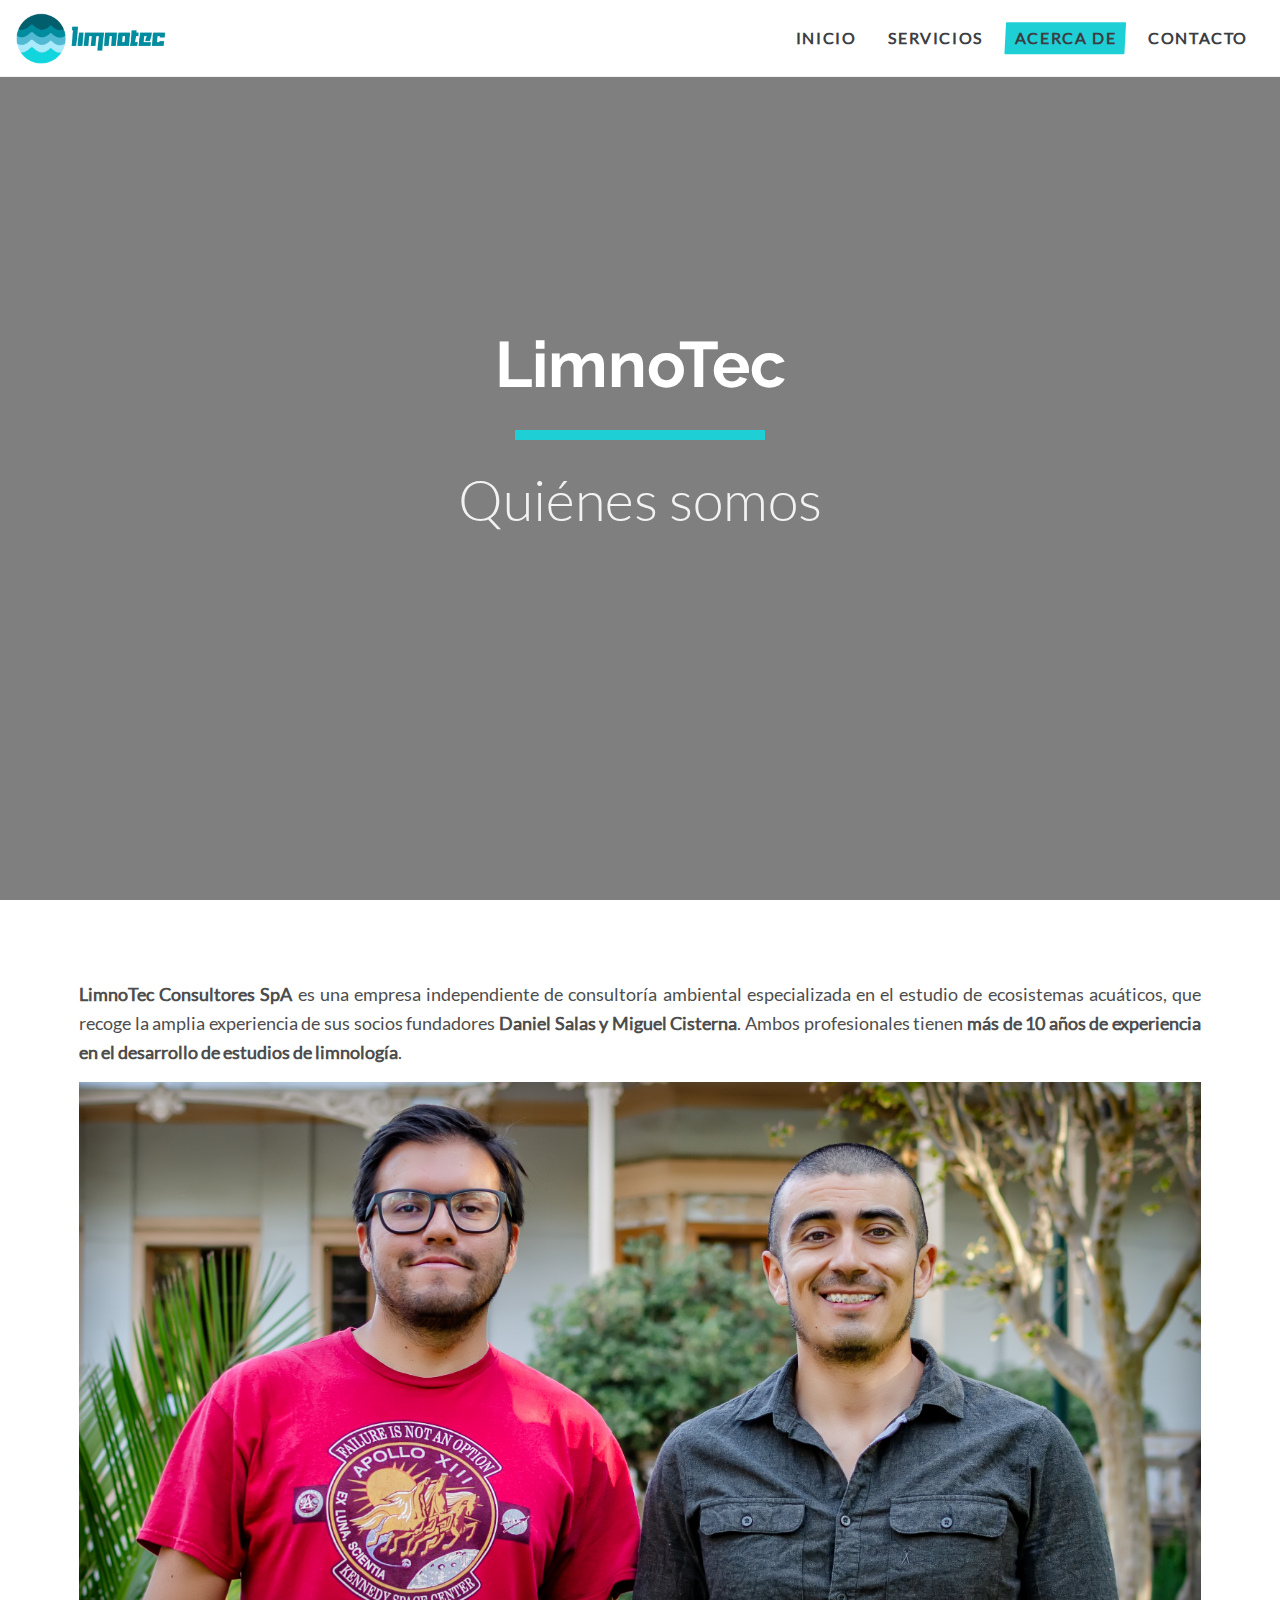
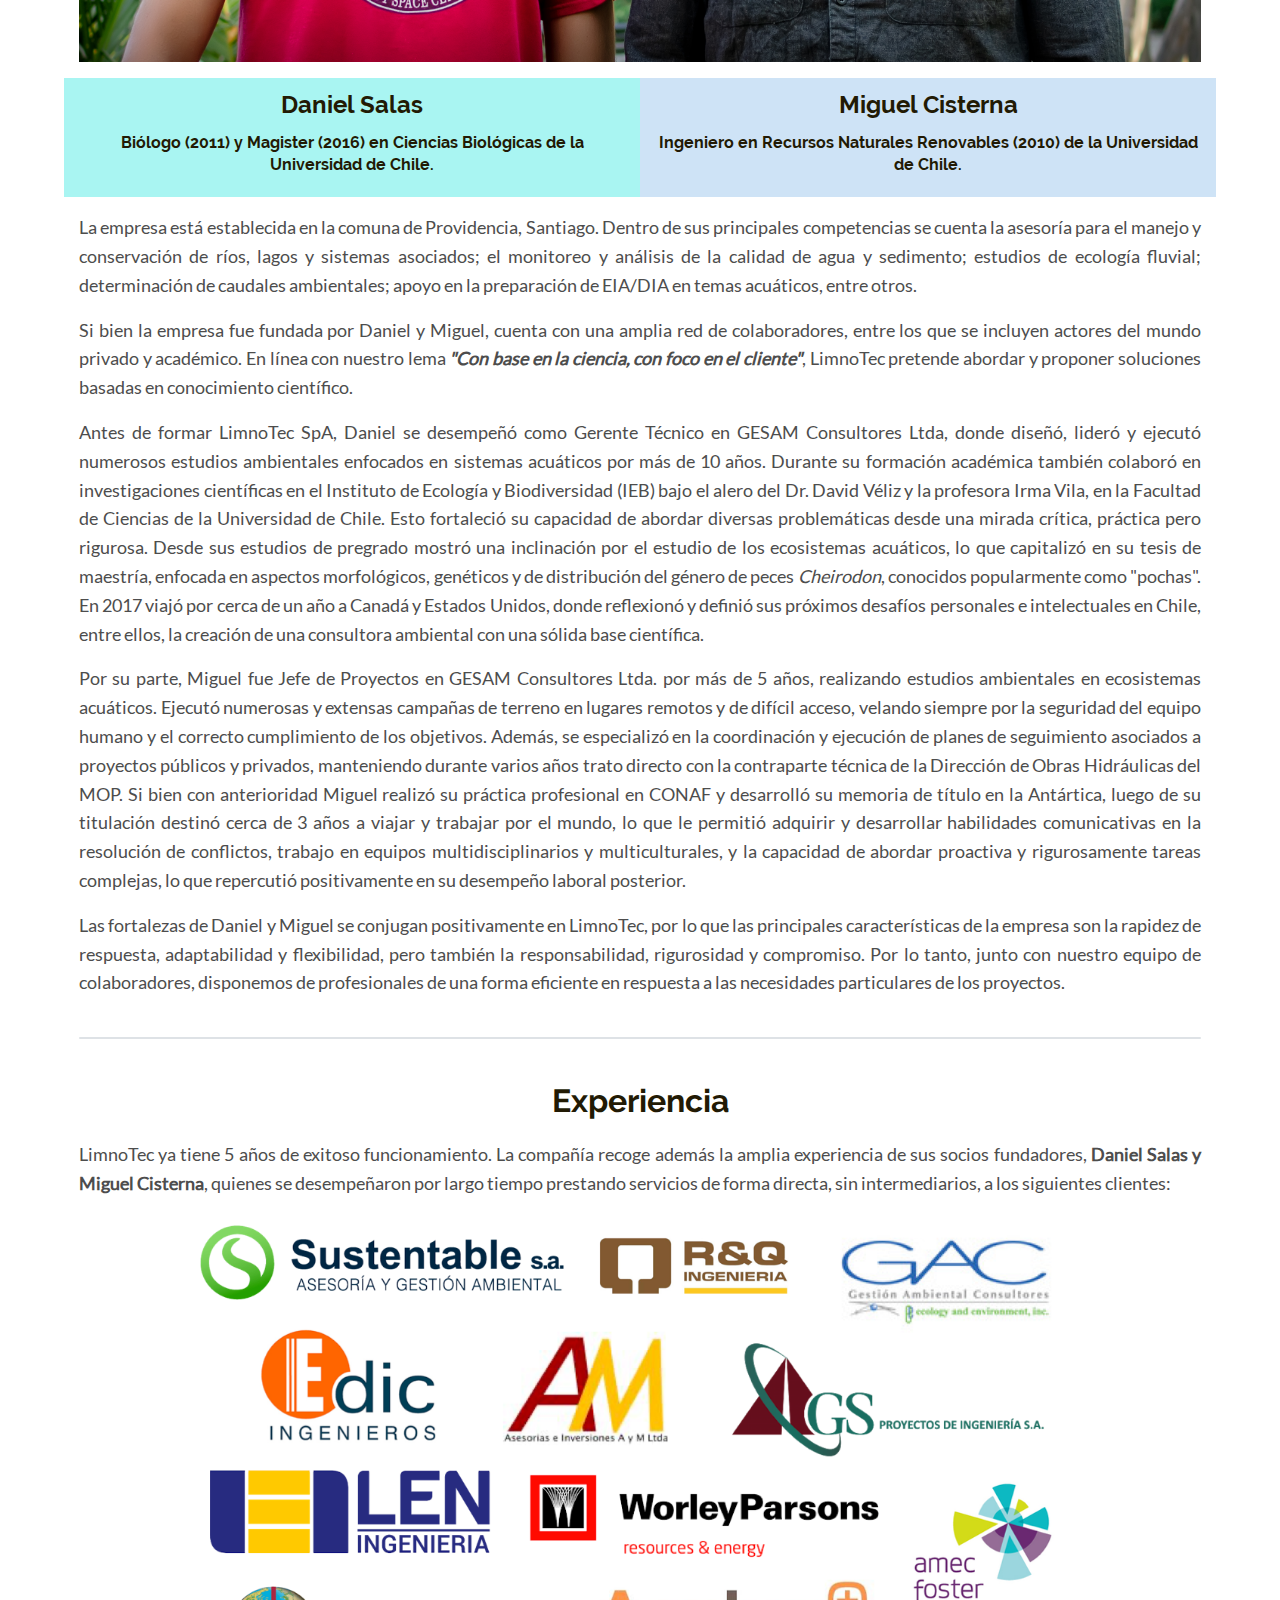
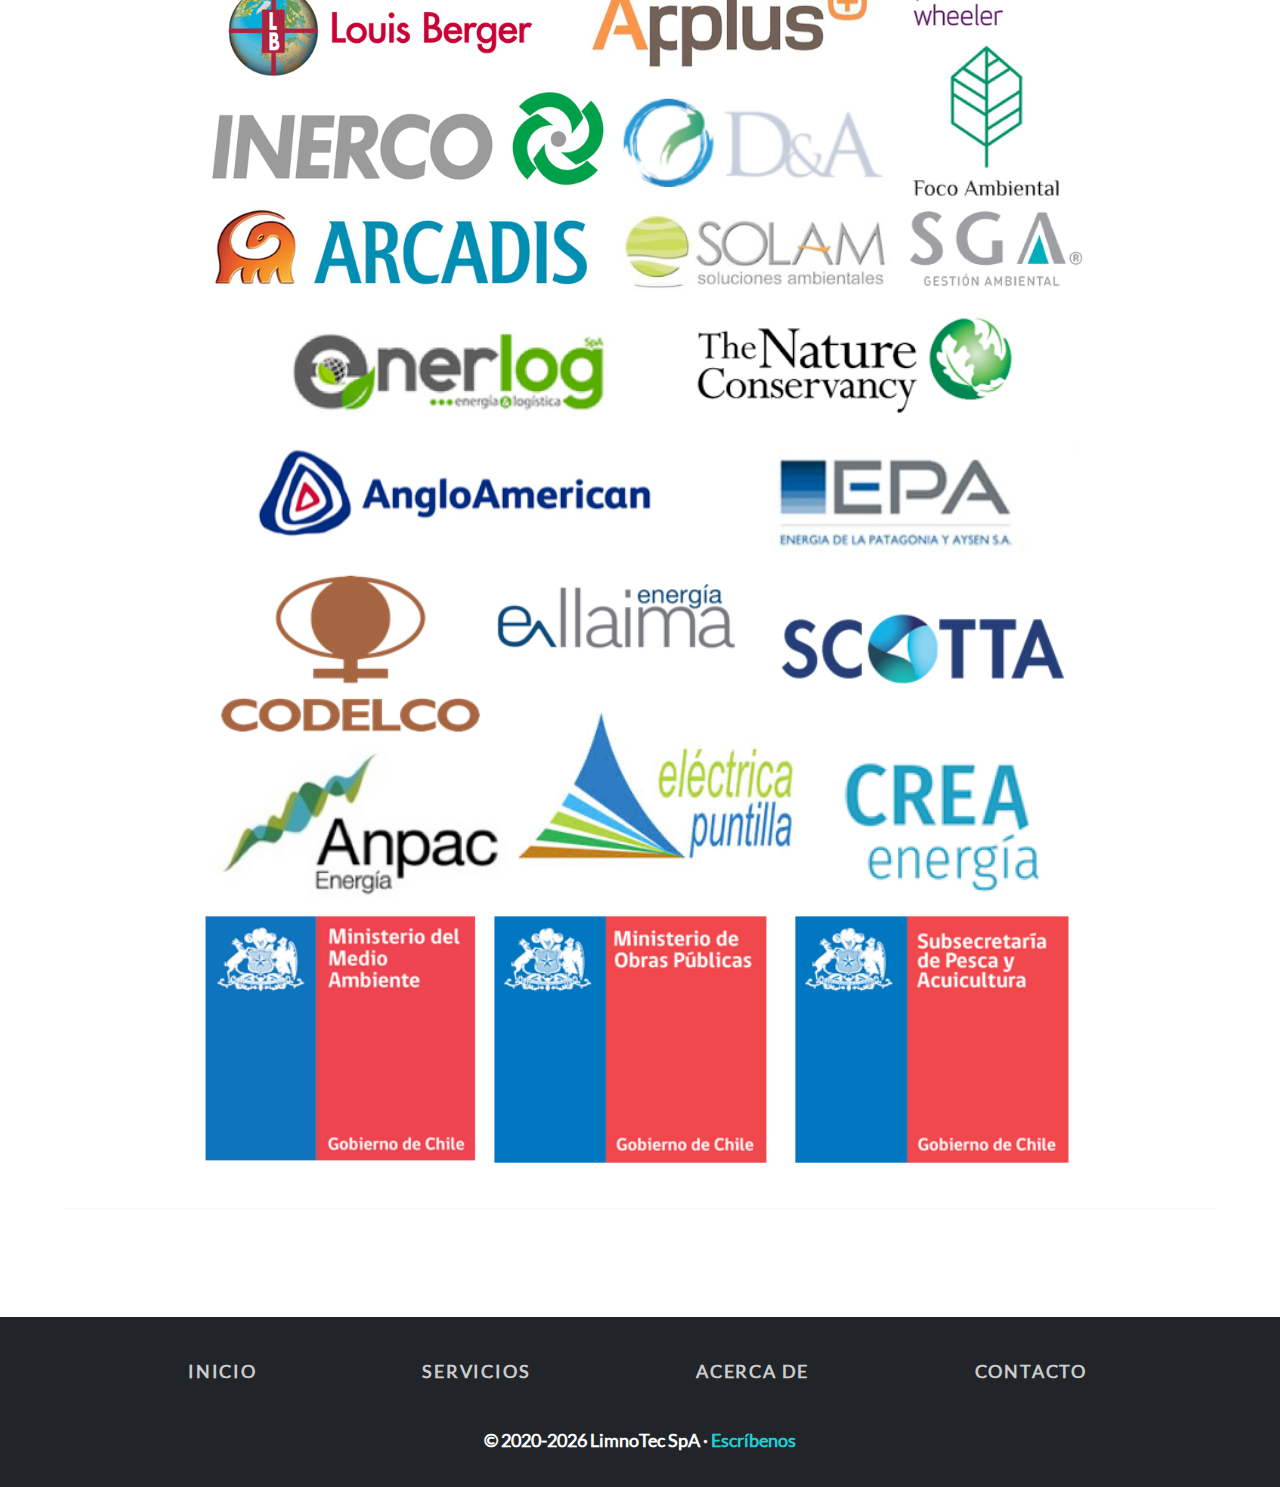
<file: lt-v1/acerca-de/index.html>
<!DOCTYPE html>
<html xmlns="http://www.w3.org/1999/xhtml" lang="es">

<head>
	<meta charset="utf-8" />
	<meta name="viewport" content="width=device-width, initial-scale=1.0, maximum-scale=1.0, user-scalable=0" />
	
<meta http-equiv="Content-Type" content="text/html; charset=utf-8" />
		<meta name="robots" content="index, follow" />
		<meta name="generator" content="RapidWeaver" />
		<link rel="apple-touch-icon" sizes="180x180" href="https://www.limnotec.cl/resources/L180.png" />
<link rel="apple-touch-icon" sizes="167x167" href="https://www.limnotec.cl/resources/L167.png" />
<link rel="icon" type="image/png" href="https://www.limnotec.cl/resources/L64.png" sizes="64x64" />
<link rel="icon" type="image/png" href="https://www.limnotec.cl/resources/L32.png" sizes="32x32" />
<link rel="apple-touch-icon" sizes="152x152" href="https://www.limnotec.cl/resources/L152.png" />
<link rel="icon" type="image/png" href="https://www.limnotec.cl/resources/L16.png" sizes="16x16" />

	
	<title>Acerca de LimnoTec SpA</title>
	<link rel="stylesheet" type="text/css" media="all" href="../rw_common/themes/Engineer/consolidated-3.css?rwcache=791308873" />
		
	    
</head>

<!-- This page was created with RapidWeaver from Realmac Software. http://www.realmacsoftware.com -->

<body>
	<div class="hero" id="hero">
		<nav class="navbar navbar-expand-lg">
			<a class="navbar-brand" href="../index.html"><img src="../rw_common/images/logo_texto.png" width="3734" height="1263" alt="LimnoTec"/> <span class="navbar-title">LimnoTec</span></a>
			<button class="navbar-toggler" type="button" data-toggle="collapse" data-target="#navbarNav" aria-controls="navbarNav" aria-expanded="false"
				aria-label="Toggle navigation">
				<span class="navbar-toggler-icon"></span>
			</button>
			<div class="collapse navbar-collapse" id="navbarNav">
				<ul class="navbar-nav ml-auto"><li class="nav-item"><a href="../index.html" rel="" class="nav-link">Inicio</a></li><li class="nav-item"><a href="../servicios/index.html" rel="" class="nav-link">Servicios</a></li><li class="nav-item active"><a href="index.html" rel="" class="nav-link">Acerca de</a></li><li class="nav-item"><a href="../contacto/index.php" rel="" class="nav-link">Contacto</a></li></ul>
			</div>
		</nav>

		<div class="hero-content container d-flex align-items-center" id="hero">
			<div class="">
				<h1 class="hero-title">LimnoTec</h1>
				<p class="hero-slogan display-4">Qui&eacute;nes somos</p>
			</div>
			<div class="hero-background" title="LimnoTec"></div>
			<div class="hero-overlay"></div>
		</div>

	</div>

    <div class="content">
        <section class="main" style="position: relative;">
            <div class="container">
                <div class="row">
                    <div class="col-sm-12 main">
                        <p><p align="justify"><strong>LimnoTec Consultores SpA</strong> es una empresa independiente de consultoría ambiental especializada en el estudio de ecosistemas acuáticos, que recoge la amplia experiencia de sus socios fundadores <strong>Daniel Salas y Miguel Cisterna</strong>. Ambos profesionales tienen <strong>más de 10 años de experiencia en el desarrollo de estudios de limnología</strong>.</p>

<figure>
<img src="../resources/dsmc.jpg" alt="" />
<figcaption></figcaption></figure>

<style>
* {
  box-sizing: border-box;
}

/* Create two equal columns that floats next to each other */
.column {
  float: left;
  width: 50%;
  padding: 10px;
}

/* Clear floats after the columns */
.row:after {
  content: "";
  display: table;
  clear: both;
}
</style>

<div class="row">
  <div class="column" width="50%" style="background-color:#A9F5F2;">
    <h4>Daniel Salas</h4>
    <h6>Biólogo (2011) y Magister (2016) en Ciencias Biológicas de la Universidad de Chile.</h6>
  </div>
  <div class="column" width="50%" style="background-color:#CEE3F6;">
    <h4>Miguel Cisterna</h4>
    <h6>Ingeniero en Recursos Naturales Renovables (2010) de la Universidad de Chile.</h6>
  </div>
</div>

<p><p align="justify">La empresa está establecida en la comuna de Providencia, Santiago. Dentro de sus principales competencias se cuenta la asesoría para el manejo y conservación de ríos, lagos y sistemas asociados; el monitoreo y análisis de la calidad de agua y sedimento; estudios de ecología fluvial; determinación de caudales ambientales; apoyo en la preparación de EIA/DIA en temas acuáticos, entre otros.</p>

<p><p align="justify">Si bien la empresa fue fundada por Daniel y Miguel, cuenta con una amplia red de colaboradores, entre los que se incluyen actores del mundo privado y académico. En línea con nuestro lema <strong><em>&quot;Con base en la ciencia, con foco en el cliente&quot;</em></strong>, LimnoTec pretende abordar y proponer soluciones basadas en conocimiento científico.</p>

<p><p align="justify">Antes de formar LimnoTec SpA, Daniel se desempeñó como Gerente Técnico en GESAM Consultores Ltda, donde diseñó, lideró y ejecutó numerosos estudios ambientales enfocados en sistemas acuáticos por más de 10 años. Durante su formación académica también colaboró en investigaciones científicas en el Instituto de Ecología y Biodiversidad (IEB) bajo el alero del Dr. David Véliz y la profesora Irma Vila, en la Facultad de Ciencias de la Universidad de Chile. Esto fortaleció su capacidad de abordar diversas problemáticas desde una mirada crítica, práctica pero rigurosa. Desde sus estudios de pregrado mostró una inclinación por el estudio de los ecosistemas acuáticos, lo que capitalizó en su tesis de maestría, enfocada en aspectos morfológicos, genéticos y de distribución del género de peces <em>Cheirodon</em>, conocidos popularmente como &quot;pochas&quot;. En 2017 viajó por cerca de un año a Canadá y Estados Unidos, donde reflexionó y definió sus próximos desafíos personales e intelectuales en Chile, entre ellos, la creación de una consultora ambiental con una sólida base científica.</p>

<p><p align="justify">Por su parte, Miguel fue Jefe de Proyectos en GESAM Consultores Ltda. por más de 5 años, realizando estudios ambientales en ecosistemas acuáticos. Ejecutó numerosas y extensas campañas de terreno en lugares remotos y de difícil acceso, velando siempre por la seguridad del equipo humano y el correcto cumplimiento de los objetivos. Además, se especializó en la coordinación y ejecución de planes de seguimiento asociados a proyectos públicos y privados, manteniendo durante varios años trato directo con la contraparte técnica de la Dirección de Obras Hidráulicas del MOP. Si bien con anterioridad Miguel realizó su práctica profesional en CONAF y desarrolló su memoria de título en la Antártica, luego de su titulación destinó cerca de 3 años a viajar y trabajar por el mundo, lo que le permitió adquirir y desarrollar habilidades comunicativas en la resolución de conflictos, trabajo en equipos multidisciplinarios y multiculturales, y la capacidad de abordar proactiva y rigurosamente tareas complejas, lo que repercutió positivamente en su desempeño laboral posterior.</p>

<p><p align="justify">Las fortalezas de Daniel y Miguel se conjugan positivamente en LimnoTec, por lo que las principales características de la empresa son la rapidez de respuesta, adaptabilidad y flexibilidad, pero también la responsabilidad, rigurosidad y compromiso. Por lo tanto, junto con nuestro equipo de colaboradores, disponemos de profesionales de una forma eficiente en respuesta a las necesidades particulares de los proyectos.</p>

<hr />

<h3 id="experiencia">Experiencia</h3>

<p><p align="justify">LimnoTec ya tiene 5 años de exitoso funcionamiento. La compañía recoge además la amplia experiencia de sus socios fundadores, <strong>Daniel Salas y Miguel Cisterna</strong>, quienes se desempeñaron por largo tiempo prestando servicios de forma directa, sin intermediarios, a los siguientes clientes:
</p align="justify"></p>

<center>
<img src="../resources/cons.png" width="80%"> 
<img src="../resources/tit.png" width="80%"> 
</center>
                    </div>

                    <div class="col-sm-12 sidebar">
                        <h2></h2>
                         
                    </div>
                </div>
            </div>
        </section>
    </div>

	<footer class="footer">
		<div class="container">
			<div class="row">
				<div class="col-sm-12 footer-content">
					<ul class="navbar-nav ml-auto"><li class="nav-item"><a href="../index.html" rel="" class="nav-link">Inicio</a></li><li class="nav-item"><a href="../servicios/index.html" rel="" class="nav-link">Servicios</a></li><li class="nav-item active"><a href="index.html" rel="" class="nav-link">Acerca de</a></li><li class="nav-item"><a href="../contacto/index.php" rel="" class="nav-link">Contacto</a></li></ul>
					&copy; 2020-2026 LimnoTec SpA  &middot;   <a href="#" id="rw_email_contact">Escr&iacute;benos</a><script type="text/javascript">var _rwObsfuscatedHref0 = "mai";var _rwObsfuscatedHref1 = "lto";var _rwObsfuscatedHref2 = ":co";var _rwObsfuscatedHref3 = "nta";var _rwObsfuscatedHref4 = "cto";var _rwObsfuscatedHref5 = "@li";var _rwObsfuscatedHref6 = "mno";var _rwObsfuscatedHref7 = "tec";var _rwObsfuscatedHref8 = ".cl";var _rwObsfuscatedHref = _rwObsfuscatedHref0+_rwObsfuscatedHref1+_rwObsfuscatedHref2+_rwObsfuscatedHref3+_rwObsfuscatedHref4+_rwObsfuscatedHref5+_rwObsfuscatedHref6+_rwObsfuscatedHref7+_rwObsfuscatedHref8; document.getElementById("rw_email_contact").href = _rwObsfuscatedHref;</script>
				</div>
			</div>
		</div>
	</footer>

	<script type="text/javascript" src="../rw_common/themes/Engineer/js/main.js?rwcache=791308873"></script>
</body>

</html>
</file>
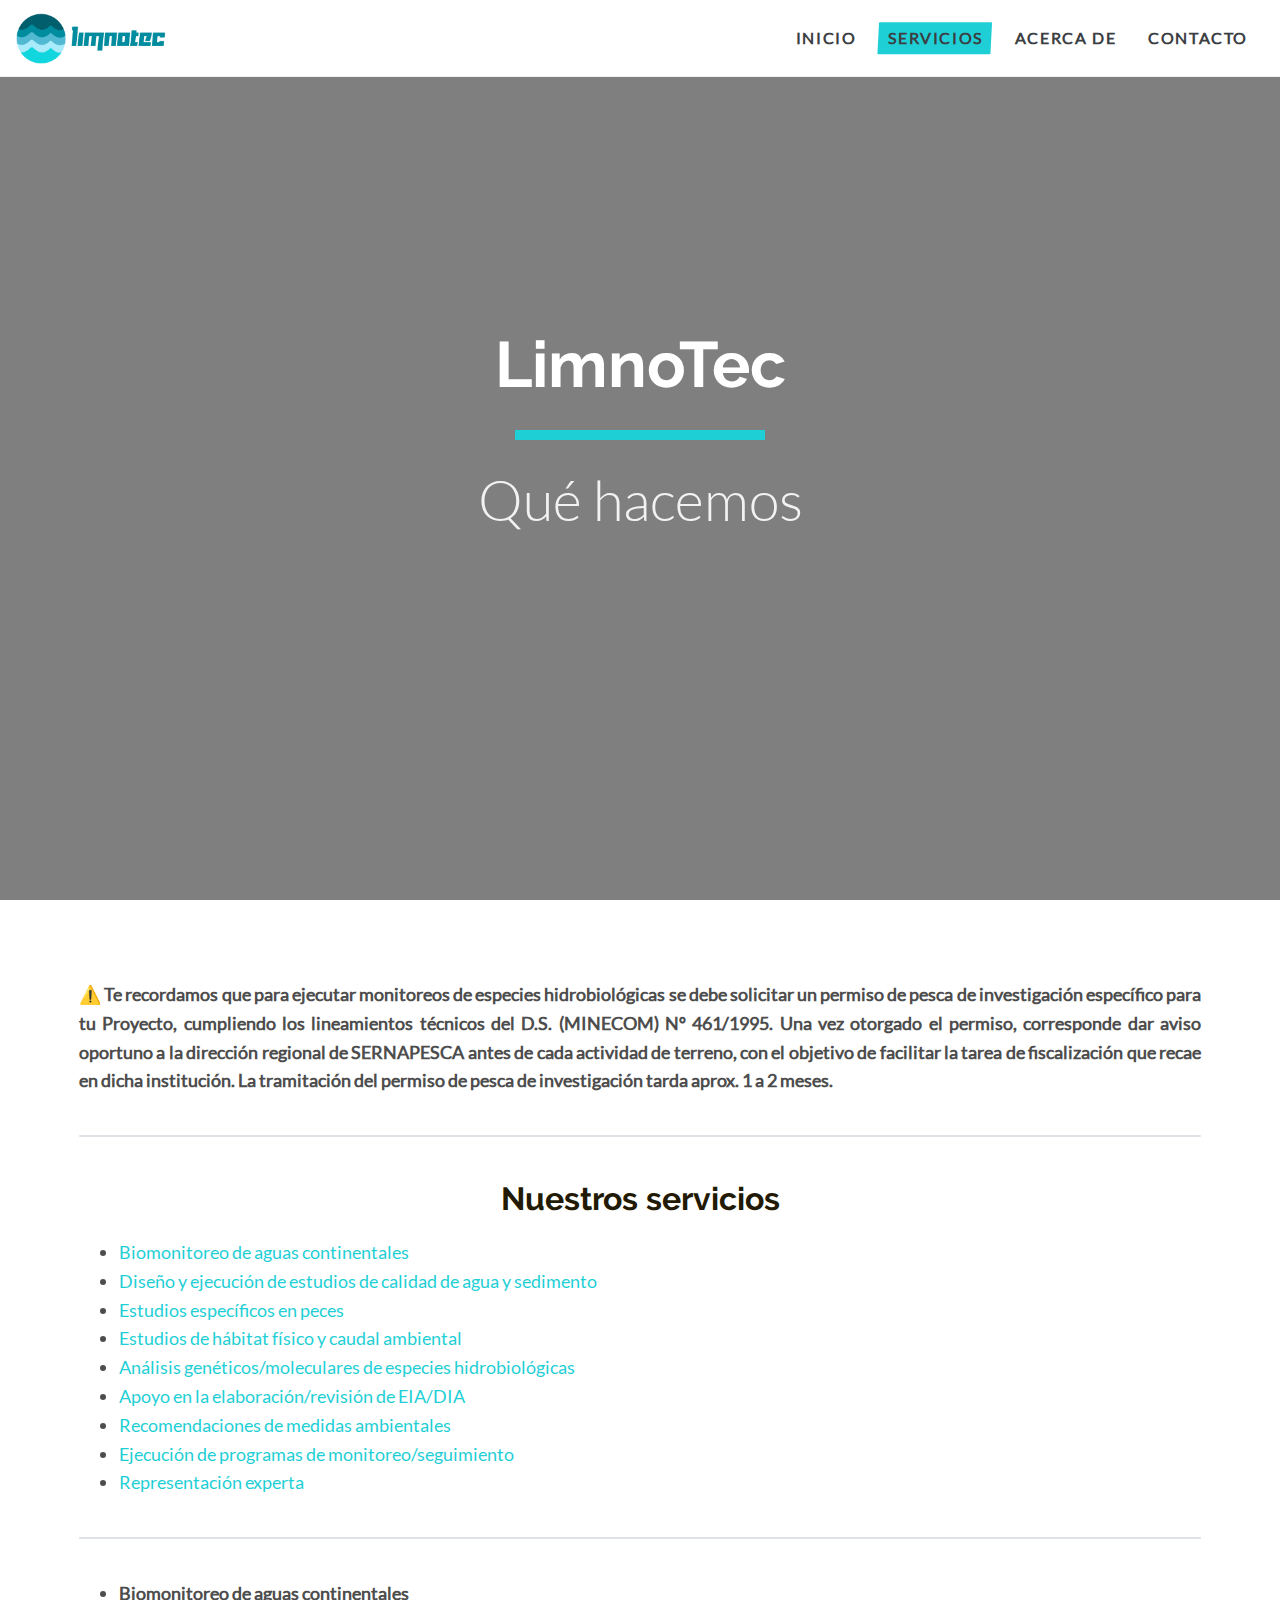
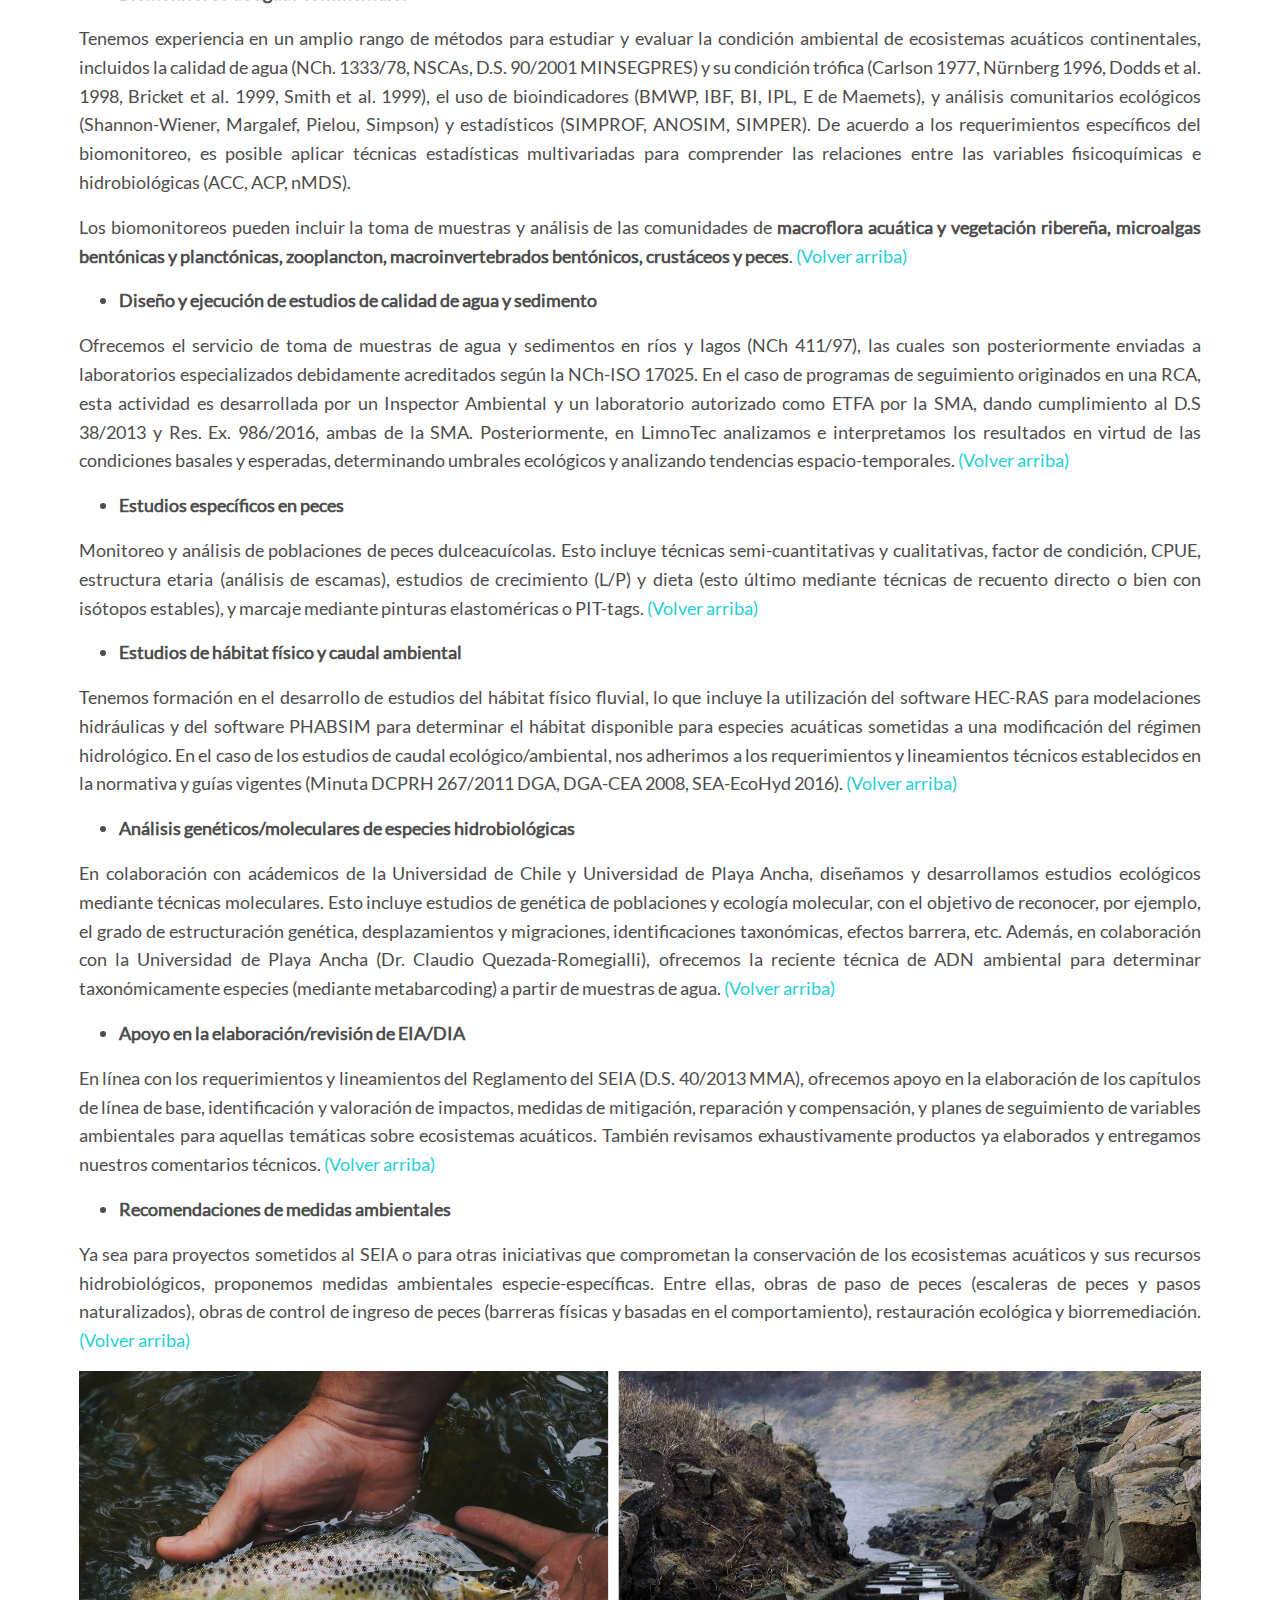
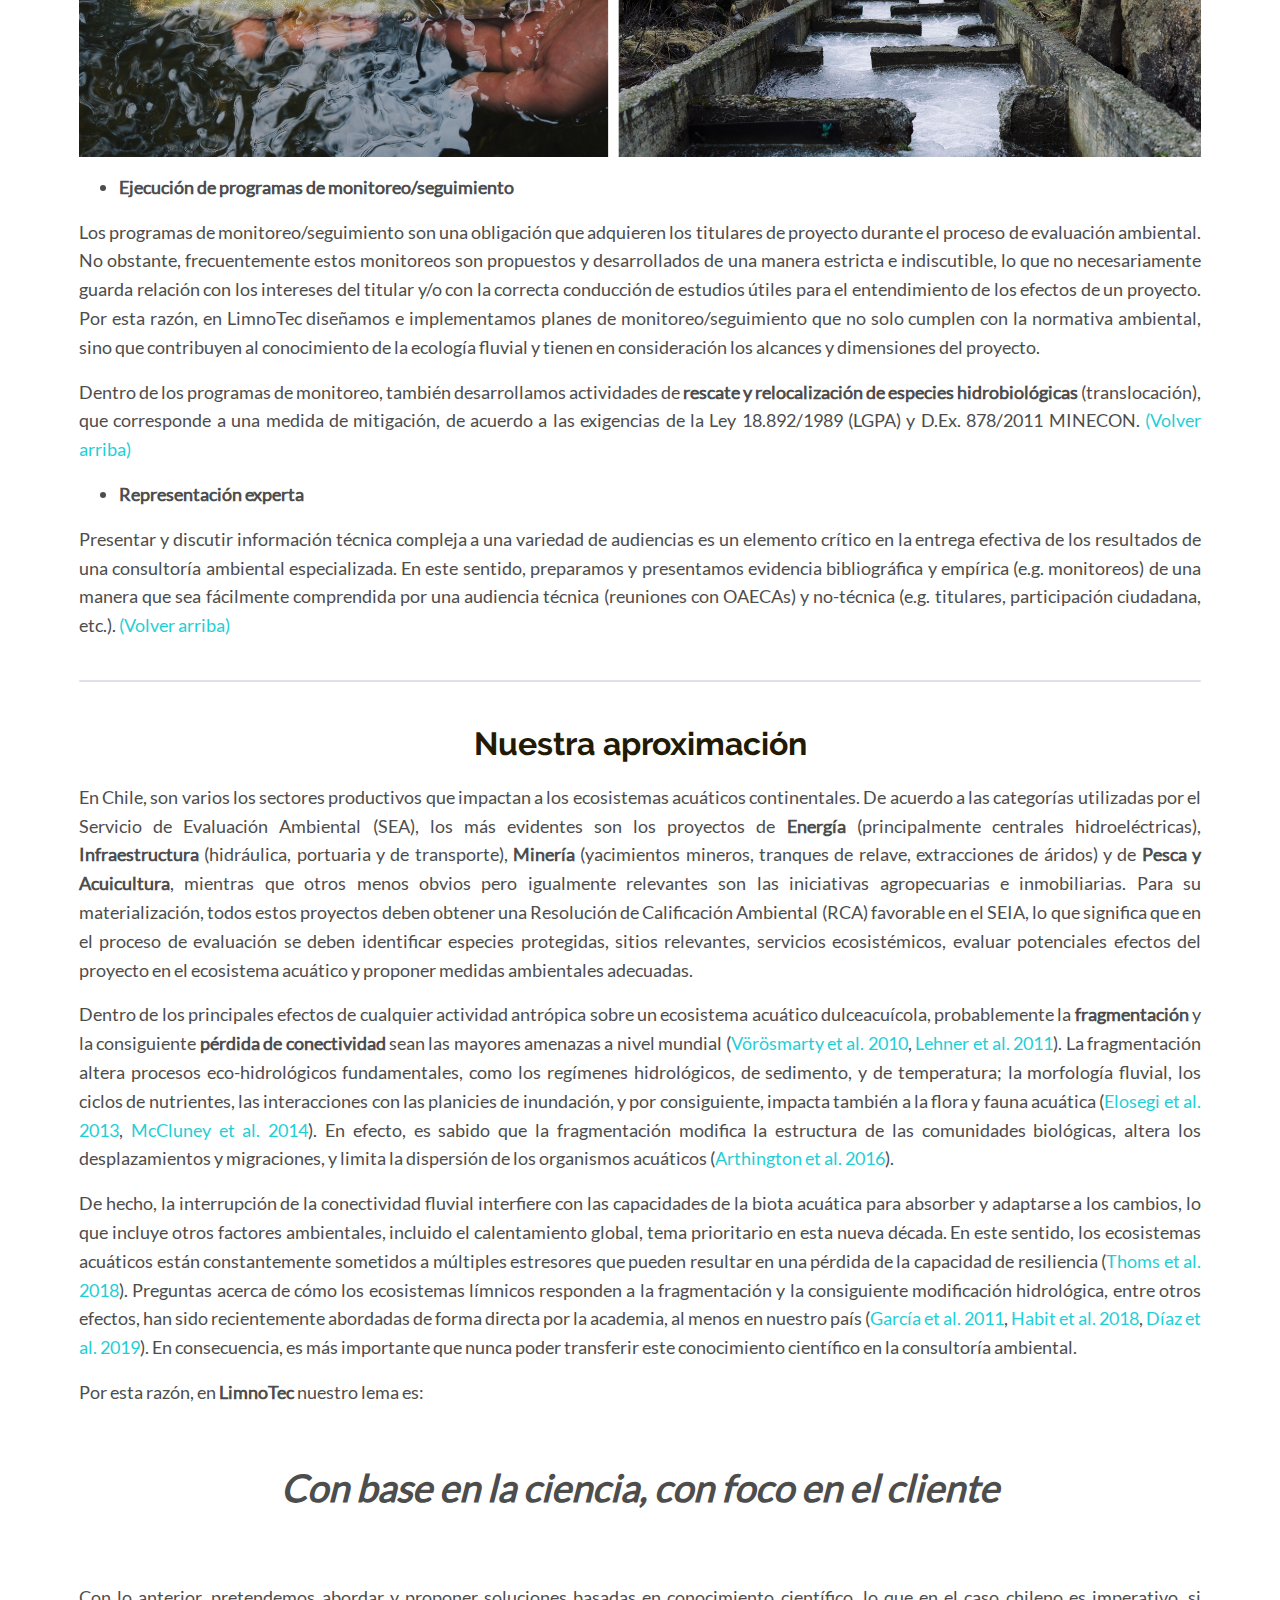
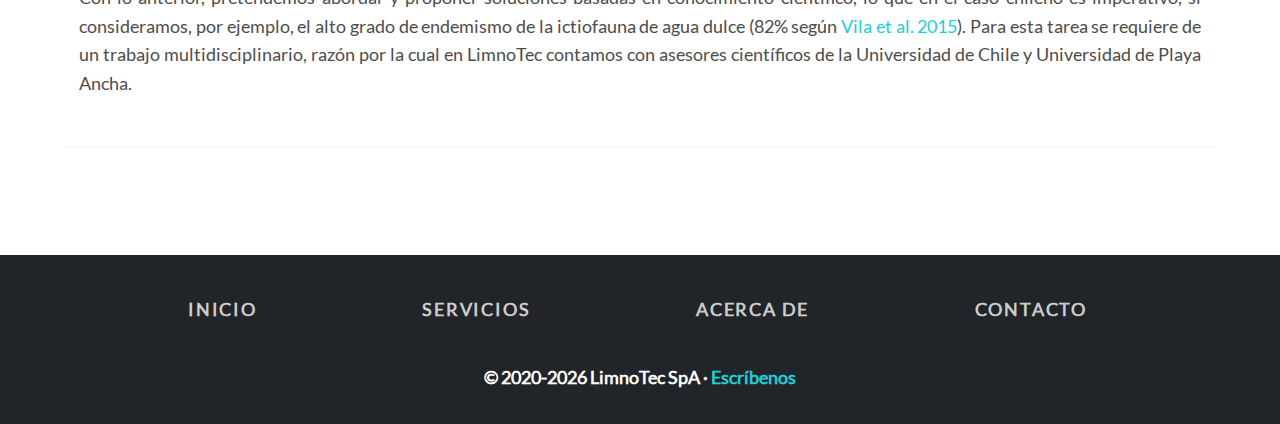
<file: lt-v1/servicios/index.html>
<!DOCTYPE html>
<html xmlns="http://www.w3.org/1999/xhtml" lang="es">

<head>
	<meta charset="utf-8" />
	<meta name="viewport" content="width=device-width, initial-scale=1.0, maximum-scale=1.0, user-scalable=0" />
	
<meta http-equiv="Content-Type" content="text/html; charset=utf-8" />
		<meta name="robots" content="index, follow" />
		<meta name="generator" content="RapidWeaver" />
		<link rel="apple-touch-icon" sizes="180x180" href="https://www.limnotec.cl/resources/L180.png" />
<link rel="apple-touch-icon" sizes="167x167" href="https://www.limnotec.cl/resources/L167.png" />
<link rel="icon" type="image/png" href="https://www.limnotec.cl/resources/L64.png" sizes="64x64" />
<link rel="icon" type="image/png" href="https://www.limnotec.cl/resources/L32.png" sizes="32x32" />
<link rel="apple-touch-icon" sizes="152x152" href="https://www.limnotec.cl/resources/L152.png" />
<link rel="icon" type="image/png" href="https://www.limnotec.cl/resources/L16.png" sizes="16x16" />

	
	<title>Servicios LimnoTec SpA</title>
	<link rel="stylesheet" type="text/css" media="all" href="../rw_common/themes/Engineer/consolidated-1.css?rwcache=791308873" />
		
	    
</head>

<!-- This page was created with RapidWeaver from Realmac Software. http://www.realmacsoftware.com -->

<body>
	<div class="hero" id="hero">
		<nav class="navbar navbar-expand-lg">
			<a class="navbar-brand" href="../index.html"><img src="../rw_common/images/logo_texto.png" width="3734" height="1263" alt="LimnoTec"/> <span class="navbar-title">LimnoTec</span></a>
			<button class="navbar-toggler" type="button" data-toggle="collapse" data-target="#navbarNav" aria-controls="navbarNav" aria-expanded="false"
				aria-label="Toggle navigation">
				<span class="navbar-toggler-icon"></span>
			</button>
			<div class="collapse navbar-collapse" id="navbarNav">
				<ul class="navbar-nav ml-auto"><li class="nav-item"><a href="../index.html" rel="" class="nav-link">Inicio</a></li><li class="nav-item active"><a href="index.html" rel="" class="nav-link">Servicios</a></li><li class="nav-item"><a href="../acerca-de/index.html" rel="" class="nav-link">Acerca de</a></li><li class="nav-item"><a href="../contacto/index.php" rel="" class="nav-link">Contacto</a></li></ul>
			</div>
		</nav>

		<div class="hero-content container d-flex align-items-center" id="hero">
			<div class="">
				<h1 class="hero-title">LimnoTec</h1>
				<p class="hero-slogan display-4">Qu&eacute; hacemos</p>
			</div>
			<div class="hero-background" title="LimnoTec"></div>
			<div class="hero-overlay"></div>
		</div>

	</div>

    <div class="content">
        <section class="main" style="position: relative;">
            <div class="container">
                <div class="row">
                    <div class="col-sm-12 main">
                        <p><p align="justify">⚠️ <strong>Te recordamos que para ejecutar monitoreos de especies hidrobiológicas se debe solicitar un permiso de pesca de investigación específico para tu Proyecto, cumpliendo los lineamientos técnicos del D.S. (MINECOM) Nº 461/1995. Una vez otorgado el permiso, corresponde dar aviso oportuno a la dirección regional de SERNAPESCA antes de cada actividad de terreno, con el objetivo de facilitar la tarea de fiscalización que recae en dicha institución. La tramitación del permiso de pesca de investigación tarda aprox. 1 a 2 meses.</strong></p>

<hr />

<p><body id="arriba">
<p id="serv"><h3> Nuestros servicios</h3></p></p>

<ul>
<li><a href="#biom">Biomonitoreo de aguas continentales</a></li>
<li><a href="#cas">Diseño y ejecución de estudios de calidad de agua y sedimento</a></li>
<li><a href="#pez">Estudios específicos en peces</a></li>
<li><a href="#qamb">Estudios de hábitat físico y caudal ambiental</a></li>
<li><a href="#mol">Análisis genéticos/moleculares de especies hidrobiológicas</a></li>
<li><a href="#seia">Apoyo en la elaboración/revisión de EIA/DIA</a></li>
<li><a href="#med">Recomendaciones de medidas ambientales</a></li>
<li><a href="#mon">Ejecución de programas de monitoreo/seguimiento</a></li>
<li><a href="#rep">Representación experta</a></li>
</ul>

<hr />

<ul>
<li><p id="biom"><strong>Biomonitoreo de aguas continentales</strong></p></li>
</ul>

<p><p align="justify">Tenemos experiencia en un amplio rango de métodos para estudiar y evaluar la condición ambiental de ecosistemas acuáticos continentales, incluidos la calidad de agua (NCh. 1333/78, NSCAs, D.S. 90/2001 MINSEGPRES) y su condición trófica (Carlson 1977, Nürnberg 1996, Dodds et al. 1998, Bricket et al. 1999, Smith et al. 1999), el uso de bioindicadores (BMWP, IBF, BI, IPL, E de Maemets), y análisis comunitarios ecológicos (Shannon-Wiener, Margalef, Pielou, Simpson) y estadísticos (SIMPROF, ANOSIM, SIMPER). De acuerdo a los requerimientos específicos del biomonitoreo, es posible aplicar técnicas estadísticas multivariadas para comprender las relaciones entre las variables fisicoquímicas e hidrobiológicas (ACC, ACP, nMDS).</p>

<p><p align="justify">Los biomonitoreos pueden incluir la toma de muestras y análisis de las comunidades de <strong>macroflora acuática y vegetación ribereña, microalgas bentónicas y planctónicas, zooplancton, macroinvertebrados bentónicos, crustáceos y peces</strong>. <a href="#serv">(Volver arriba)</a></p>

<ul>
<li><p id="cas"><strong>Diseño y ejecución de estudios de calidad de agua y sedimento</strong></p></li>
</ul>

<p><p align="justify">Ofrecemos el servicio de toma de muestras de agua y sedimentos en ríos y lagos (NCh 411/97), las cuales son posteriormente enviadas a laboratorios especializados debidamente acreditados según la NCh-ISO 17025. En el caso de programas de seguimiento originados en una RCA, esta actividad es desarrollada por un Inspector Ambiental y un laboratorio autorizado como ETFA por la SMA, dando cumplimiento al D.S 38/2013 y Res. Ex. 986/2016, ambas de la SMA. Posteriormente, en LimnoTec analizamos e interpretamos los resultados en virtud de las condiciones basales y esperadas, determinando umbrales ecológicos y analizando tendencias espacio-temporales. <a href="#serv">(Volver arriba)</a></p>

<ul>
<li><p id="pez"><strong>Estudios específicos en peces</strong></p></li>
</ul>

<p><p align="justify">Monitoreo y análisis de poblaciones de peces dulceacuícolas. Esto incluye técnicas semi-cuantitativas y cualitativas, factor de condición, CPUE, estructura etaria (análisis de escamas), estudios de crecimiento (L/P) y dieta (esto último mediante técnicas de recuento directo o bien con isótopos estables), y marcaje mediante pinturas elastoméricas o PIT-tags. <a href="#serv">(Volver arriba)</a></p>

<ul>
<li><p id="qamb"><strong>Estudios de hábitat físico y caudal ambiental</strong></p></li>
</ul>

<p><p align="justify">Tenemos formación en el desarrollo de estudios del hábitat físico fluvial, lo que incluye la utilización del software HEC-RAS para modelaciones hidráulicas y del software PHABSIM para determinar el hábitat disponible para especies acuáticas sometidas a una modificación del régimen hidrológico. En el caso de los estudios de caudal ecológico/ambiental, nos adherimos a los requerimientos y lineamientos técnicos establecidos en la normativa y guías vigentes (Minuta DCPRH 267/2011 DGA, DGA-CEA 2008, SEA-EcoHyd 2016). <a href="#serv">(Volver arriba)</a></p>

<ul>
<li><p id="mol"><strong>Análisis genéticos/moleculares de especies hidrobiológicas</strong></p></li>
</ul>

<p><p align="justify">En colaboración con acádemicos de la Universidad de Chile y Universidad de Playa Ancha, diseñamos y desarrollamos estudios ecológicos mediante técnicas moleculares. Esto incluye estudios de genética de poblaciones y ecología molecular, con el objetivo de reconocer, por ejemplo, el grado de estructuración genética, desplazamientos y migraciones, identificaciones taxonómicas, efectos barrera, etc. Además, en colaboración con la Universidad de Playa Ancha (Dr. Claudio Quezada-Romegialli), ofrecemos la reciente técnica de ADN ambiental para determinar taxonómicamente especies (mediante metabarcoding) a partir de muestras de agua. <a href="#serv">(Volver arriba)</a></p>

<ul>
<li><p id="seia"><strong>Apoyo en la elaboración/revisión de EIA/DIA</strong></p></li>
</ul>

<p><p align="justify">En línea con los requerimientos y lineamientos del Reglamento del SEIA (D.S. 40/2013 MMA), ofrecemos apoyo en la elaboración de los capítulos de línea de base, identificación y valoración de impactos, medidas de mitigación, reparación y compensación, y planes de seguimiento de variables ambientales para aquellas temáticas sobre ecosistemas acuáticos. También revisamos exhaustivamente productos ya elaborados y entregamos nuestros comentarios técnicos. <a href="#serv">(Volver arriba)</a></p>

<ul>
<li><p id="med"><strong>Recomendaciones de medidas ambientales</strong></p></li>
</ul>

<p><p align="justify">Ya sea para proyectos sometidos al SEIA o para otras iniciativas que comprometan la conservación de los ecosistemas acuáticos y sus recursos hidrobiológicos, proponemos medidas ambientales especie-específicas. Entre ellas, obras de paso de peces (escaleras de peces y pasos naturalizados), obras de control de ingreso de peces (barreras físicas y basadas en el comportamiento), restauración ecológica y biorremediación. <a href="#serv">(Volver arriba)</a></p>

<figure>
<img src="../resources/trout.png" alt="" />
<figcaption></figcaption></figure>

<ul>
<li><p id="mon"><strong>Ejecución de programas de monitoreo/seguimiento</strong></p></li>
</ul>

<p><p align="justify">Los programas de monitoreo/seguimiento son una obligación que adquieren los titulares de proyecto durante el proceso de evaluación ambiental. No obstante, frecuentemente estos monitoreos son propuestos y desarrollados de una manera estricta e indiscutible, lo que no necesariamente guarda relación con los intereses del titular y/o con la correcta conducción de estudios útiles para el entendimiento de los efectos de un proyecto. Por esta razón, en LimnoTec diseñamos e implementamos planes de monitoreo/seguimiento que no solo cumplen con la normativa ambiental, sino que contribuyen al conocimiento de la ecología fluvial y tienen en consideración los alcances y dimensiones del proyecto.</p>

<p><p align="justify">Dentro de los programas de monitoreo, también desarrollamos actividades de <strong>rescate y relocalización de especies hidrobiológicas</strong> (translocación), que corresponde a una medida de mitigación, de acuerdo a las exigencias de la Ley 18.892/1989 (LGPA) y D.Ex. 878/2011 MINECON. <a href="#serv">(Volver arriba)</a></p>

<ul>
<li><p id="rep"><strong>Representación experta</strong></p></li>
</ul>

<p><p align="justify">Presentar y discutir información técnica compleja a una variedad de audiencias es un elemento crítico en la entrega efectiva de los resultados de una consultoría ambiental especializada. En este sentido, preparamos y presentamos evidencia bibliográfica y empírica (e.g. monitoreos) de una manera que sea fácilmente comprendida por una audiencia técnica (reuniones con OAECAs) y no-técnica (e.g. titulares, participación ciudadana, etc.). <a href="#serv">(Volver arriba)</a></p>

<hr />

<h3 id="nuestraaproximación">Nuestra aproximación</h3>

<p><p align="justify">En Chile, son varios los sectores productivos que impactan a los ecosistemas acuáticos continentales. De acuerdo a las categorías utilizadas por el Servicio de Evaluación Ambiental (SEA), los más evidentes son los proyectos de <strong>Energía</strong> (principalmente centrales hidroeléctricas), <strong>Infraestructura</strong> (hidráulica, portuaria y de transporte), <strong>Minería</strong> (yacimientos mineros, tranques de relave, extracciones de áridos) y de <strong>Pesca y Acuicultura</strong>, mientras que otros menos obvios pero igualmente relevantes son las iniciativas agropecuarias e inmobiliarias. Para su materialización, todos estos proyectos deben obtener una Resolución de Calificación Ambiental (RCA) favorable en el SEIA, lo que significa que en el proceso de evaluación se deben identificar especies protegidas, sitios relevantes, servicios ecosistémicos, evaluar potenciales efectos del proyecto en el ecosistema acuático y proponer medidas ambientales adecuadas.</p>

<p><p align="justify">Dentro de los principales efectos de cualquier actividad antrópica sobre un ecosistema acuático dulceacuícola, probablemente la <strong>fragmentación</strong> y la consiguiente <strong>pérdida de conectividad</strong> sean las mayores amenazas a nivel mundial (<a href="https://doi.org/10.1038/nature09440">Vörösmarty et al. 2010</a>, <a href="https://doi.org/10.1890/100125">Lehner et al. 2011</a>). La fragmentación altera procesos eco-hidrológicos fundamentales, como los regímenes hidrológicos, de sedimento, y de temperatura; la morfología fluvial, los ciclos de nutrientes, las interacciones con las planicies de inundación, y por consiguiente, impacta también a la flora y fauna acuática (<a href="https://doi.org/10.1007/s10750-012-1226-6">Elosegi et al. 2013</a>, <a href="https://doi.org/10.1890/120367">McCluney et al. 2014</a>). En efecto, es sabido que la fragmentación modifica la estructura de las comunidades biológicas, altera los desplazamientos y migraciones, y limita la dispersión de los organismos acuáticos (<a href="https://doi.org/10.1002/aqc.2712">Arthington et al. 2016</a>).</p>

<p><p align="justify">De hecho, la interrupción de la conectividad fluvial interfiere con las capacidades de la biota acuática para absorber y adaptarse a los cambios, lo que incluye otros factores ambientales, incluido el calentamiento global, tema prioritario en esta nueva década. En este sentido, los ecosistemas acuáticos están constantemente sometidos a múltiples estresores que pueden resultar en una pérdida de la capacidad de resiliencia (<a href="https://doi.org/10.1016/j.geomorph.2017.09.003">Thoms et al. 2018</a>). Preguntas acerca de cómo los ecosistemas límnicos responden a la fragmentación y la consiguiente modificación hidrológica, entre otros efectos, han sido recientemente abordadas de forma directa por la academia, al menos en nuestro país (<a href="https://doi.org/10.1002/rra.1358">García et al. 2011</a>, <a href="https://doi.org/10.1002/rra.3374">Habit et al. 2018</a>, <a href="https://doi.org/10.1186/s40693-019-0081-5">Díaz et al. 2019</a>). En consecuencia, es más importante que nunca poder transferir este conocimiento científico en la consultoría ambiental.</p>

<p>Por esta razón, en <strong>LimnoTec</strong> nuestro lema es:</p>

<blockquote>
<p>Con base en la ciencia, con foco en el cliente</p>
</blockquote>

<p><p align="justify">Con lo anterior, pretendemos abordar y proponer soluciones basadas en conocimiento científico, lo que en el caso chileno es imperativo, si consideramos, por ejemplo, el alto grado de endemismo de la ictiofauna de agua dulce (82% según <a href="https://doi.org/10.29094/FiSHMED.2015.002">Vila et al. 2015</a>). Para esta tarea se requiere de un trabajo multidisciplinario, razón por la cual en LimnoTec contamos con asesores científicos de la Universidad de Chile y Universidad de Playa Ancha.</p>
                    </div>

                    <div class="col-sm-12 sidebar">
                        <h2></h2>
                         
                    </div>
                </div>
            </div>
        </section>
    </div>

	<footer class="footer">
		<div class="container">
			<div class="row">
				<div class="col-sm-12 footer-content">
					<ul class="navbar-nav ml-auto"><li class="nav-item"><a href="../index.html" rel="" class="nav-link">Inicio</a></li><li class="nav-item active"><a href="index.html" rel="" class="nav-link">Servicios</a></li><li class="nav-item"><a href="../acerca-de/index.html" rel="" class="nav-link">Acerca de</a></li><li class="nav-item"><a href="../contacto/index.php" rel="" class="nav-link">Contacto</a></li></ul>
					&copy; 2020-2026 LimnoTec SpA  &middot;   <a href="#" id="rw_email_contact">Escr&iacute;benos</a><script type="text/javascript">var _rwObsfuscatedHref0 = "mai";var _rwObsfuscatedHref1 = "lto";var _rwObsfuscatedHref2 = ":co";var _rwObsfuscatedHref3 = "nta";var _rwObsfuscatedHref4 = "cto";var _rwObsfuscatedHref5 = "@li";var _rwObsfuscatedHref6 = "mno";var _rwObsfuscatedHref7 = "tec";var _rwObsfuscatedHref8 = ".cl";var _rwObsfuscatedHref = _rwObsfuscatedHref0+_rwObsfuscatedHref1+_rwObsfuscatedHref2+_rwObsfuscatedHref3+_rwObsfuscatedHref4+_rwObsfuscatedHref5+_rwObsfuscatedHref6+_rwObsfuscatedHref7+_rwObsfuscatedHref8; document.getElementById("rw_email_contact").href = _rwObsfuscatedHref;</script>
				</div>
			</div>
		</div>
	</footer>

	<script type="text/javascript" src="../rw_common/themes/Engineer/js/main.js?rwcache=791308873"></script>
</body>

</html>
</file>
<file: lt-v3/styles.css>
:root {
  --bg: #f7fbfd;
  --bg-deep: #265c6b;
  --text: #16333b;
  --text-soft: #3d5761;
  --accent: #3d8a9d;
  --accent-light: #6db7cf;
  --accent-bright: #b7e9f9;
  --accent-water: #63d3dc;
  --white: #ffffff;
  --shadow: 0 22px 60px rgba(22, 51, 59, 0.12);
}

* {
  box-sizing: border-box;
  margin: 0;
  padding: 0;
}

body {
  font-family: "Space Grotesk", sans-serif;
  color: var(--text);
  background: linear-gradient(180deg, var(--bg) 0%, #eef6f8 60%, #f6fbfd 100%);
  line-height: 1.6;
}

.page {
  overflow-x: hidden;
}

a {
  color: inherit;
  text-decoration: none;
}

.nav {
  position: sticky;
  top: 0;
  z-index: 50;
  backdrop-filter: blur(12px);
  background: rgba(247, 251, 253, 0.88);
  border-bottom: 1px solid rgba(22, 51, 59, 0.08);
}

.nav__inner {
  max-width: 1200px;
  margin: 0 auto;
  padding: 18px 24px;
  display: flex;
  align-items: center;
  justify-content: space-between;
  gap: 16px;
}

.logo {
  display: flex;
  align-items: center;
  gap: 12px;
  font-family: "Cormorant Garamond", serif;
  font-weight: 600;
  font-size: 1.05rem;
  letter-spacing: 0.04em;
  color: var(--bg-deep);
}

.logo__mark {
  width: 42px;
  height: 42px;
  border-radius: 50%;
  background: conic-gradient(from 120deg, var(--bg-deep), var(--accent), var(--accent-light));
  box-shadow: inset 0 0 0 2px rgba(255, 255, 255, 0.7), 0 10px 22px rgba(22, 51, 59, 0.18);
}

.logo__text {
  max-width: 280px;
}

.nav__links {
  display: flex;
  gap: 18px;
  font-size: 0.95rem;
  color: var(--text-soft);
}

.nav__links a {
  position: relative;
  padding-bottom: 4px;
}

.nav__links a::after {
  content: "";
  position: absolute;
  left: 0;
  bottom: 0;
  width: 0;
  height: 2px;
  background: var(--bg-deep);
  transition: width 0.3s ease;
}

.nav__links a:hover::after,
.nav__links a.is-active::after {
  width: 100%;
}

.nav__toggle {
  display: none;
  width: 44px;
  height: 44px;
  border: 1px solid rgba(22, 51, 59, 0.2);
  border-radius: 999px;
  background: var(--white);
  align-items: center;
  justify-content: center;
  gap: 6px;
  cursor: pointer;
}

.nav__toggle span {
  display: block;
  width: 18px;
  height: 2px;
  background: var(--text);
  border-radius: 999px;
  transition: transform 0.3s ease;
}

.nav__drawer {
  display: none;
  flex-direction: column;
  gap: 12px;
  padding: 20px 24px 28px;
  background: rgba(247, 251, 253, 0.96);
  border-bottom: 1px solid rgba(22, 51, 59, 0.08);
}

.nav__drawer a {
  font-size: 1.05rem;
}

.hero {
  max-width: 1200px;
  margin: 0 auto;
  padding: 120px 24px 80px;
  display: grid;
  grid-template-columns: repeat(auto-fit, minmax(280px, 1fr));
  gap: 40px;
  align-items: center;
}

.eyebrow {
  font-family: "Cormorant Garamond", serif;
  font-size: 1rem;
  letter-spacing: 0.18em;
  text-transform: uppercase;
  color: var(--accent);
  margin-bottom: 18px;
}

.hero h1 {
  font-family: "Cormorant Garamond", serif;
  font-size: clamp(2.6rem, 4vw, 4.3rem);
  line-height: 1.05;
  margin-bottom: 20px;
}

.hero__lead {
  font-size: 1.05rem;
  color: var(--text-soft);
  max-width: 520px;
}

.hero__actions {
  margin-top: 28px;
  display: flex;
  flex-wrap: wrap;
  gap: 16px;
}

.btn {
  display: inline-flex;
  align-items: center;
  justify-content: center;
  padding: 14px 26px;
  border-radius: 999px;
  border: 1px solid transparent;
  font-weight: 600;
  font-size: 0.95rem;
  transition: transform 0.3s ease, box-shadow 0.3s ease, background 0.3s ease;
}

.btn--primary {
  background: var(--bg-deep);
  color: var(--white);
  box-shadow: 0 16px 32px rgba(22, 51, 59, 0.22);
}

.btn--ghost {
  border-color: rgba(22, 51, 59, 0.2);
  background: rgba(255, 255, 255, 0.8);
}

.btn:hover {
  transform: translateY(-2px);
  box-shadow: 0 12px 24px rgba(22, 51, 59, 0.16);
}

.hero__visual {
  position: relative;
  min-height: 360px;
  display: grid;
  place-items: center;
  opacity: 0.9;
}

.hero__visual svg {
  width: min(100%, 420px);
  height: auto;
}

.section {
  max-width: 1100px;
  margin: 0 auto;
  padding: 80px 24px;
}

.section--dense {
  padding-top: 60px;
  padding-bottom: 60px;
}

.section--contact {
  padding-bottom: 120px;
}

.section__head h2 {
  font-family: "Cormorant Garamond", serif;
  font-size: clamp(2rem, 3vw, 2.8rem);
  margin-bottom: 26px;
}

.cards {
  display: grid;
  grid-template-columns: repeat(auto-fit, minmax(240px, 1fr));
  gap: 20px;
}

.card {
  background: var(--white);
  border-radius: 20px;
  padding: 26px;
  border: 1px solid rgba(22, 51, 59, 0.08);
  box-shadow: 0 18px 40px rgba(22, 51, 59, 0.08);
}

.card h3 {
  font-size: 1.2rem;
  margin-bottom: 12px;
}

.card p {
  color: var(--text-soft);
}

.split {
  display: grid;
  grid-template-columns: repeat(auto-fit, minmax(260px, 1fr));
  gap: 28px;
  align-items: center;
}

.list {
  list-style: none;
  display: grid;
  gap: 16px;
  font-size: 1.02rem;
}

.list li {
  padding-left: 18px;
  position: relative;
}

.list li::before {
  content: "";
  position: absolute;
  left: 0;
  top: 10px;
  width: 8px;
  height: 8px;
  border-radius: 50%;
  background: var(--accent);
}

.panel {
  position: relative;
  padding: 30px;
  background: linear-gradient(135deg, rgba(109, 183, 207, 0.18), rgba(183, 233, 249, 0.6));
  border-radius: 28px;
  min-height: 240px;
  overflow: hidden;
  border: 1px solid rgba(22, 51, 59, 0.08);
}

.panel__glow {
  position: absolute;
  inset: 25% 15%;
  border-radius: 999px;
  background: radial-gradient(circle, rgba(99, 211, 220, 0.3), transparent 70%);
  filter: blur(12px);
}

.columns {
  display: grid;
  grid-template-columns: repeat(auto-fit, minmax(260px, 1fr));
  gap: 28px;
}

.steps {
  list-style: none;
  display: grid;
  gap: 14px;
  counter-reset: steps;
}

.steps li {
  position: relative;
  padding-left: 46px;
  color: var(--text-soft);
}

.steps li::before {
  counter-increment: steps;
  content: counter(steps);
  position: absolute;
  left: 0;
  top: 2px;
  width: 32px;
  height: 32px;
  border-radius: 50%;
  background: var(--bg-deep);
  color: var(--white);
  display: grid;
  place-items: center;
  font-weight: 600;
}

.section__body {
  max-width: 850px;
  color: var(--text-soft);
}

.team {
  display: grid;
  gap: 18px;
  color: var(--text-soft);
}

.contact {
  background: var(--bg-deep);
  color: var(--white);
  border-radius: 28px;
  padding: 40px;
  box-shadow: 0 26px 60px rgba(22, 51, 59, 0.28);
  display: grid;
  gap: 22px;
}

.contact__actions {
  display: flex;
  flex-wrap: wrap;
  gap: 16px;
}

.contact .btn--ghost {
  color: var(--white);
  border-color: rgba(255, 255, 255, 0.5);
  background: transparent;
}

blockquote {
  border-left: 2px solid rgba(255, 255, 255, 0.4);
  padding-left: 16px;
  font-size: 0.95rem;
  color: rgba(255, 255, 255, 0.75);
}

.footer {
  padding: 40px 24px 60px;
  text-align: center;
  color: var(--text-soft);
  font-family: "Cormorant Garamond", serif;
  font-size: 1.1rem;
}

[data-reveal] {
  opacity: 0;
  transform: translateY(18px);
  transition: opacity 0.8s ease, transform 0.8s ease;
}

[data-reveal].is-visible {
  opacity: 1;
  transform: translateY(0);
}

@media (max-width: 900px) {
  .nav__links {
    display: none;
  }

  .nav__toggle {
    display: inline-flex;
  }

  .nav__drawer {
    display: flex;
  }

  .nav__drawer[aria-hidden="true"] {
    display: none;
  }

  .hero {
    padding-top: 90px;
  }

  .hero__visual {
    order: -1;
  }

  .logo__text {
    display: none;
  }
}

@media (max-width: 768px) {
  body {
    font-size: 0.98rem;
  }

  .hero {
    padding-top: 70px;
    gap: 28px;
  }

  .section {
    padding: 64px 22px;
  }

  .nav__drawer a {
    padding: 6px 0;
  }
}

@media (max-width: 600px) {
  .hero {
    padding-top: 80px;
  }

  .hero__actions,
  .contact__actions {
    flex-direction: column;
    align-items: stretch;
  }

  .contact {
    padding: 32px 24px;
  }
}

@media (prefers-reduced-motion: reduce) {
  *,
  *::before,
  *::after {
    animation-duration: 0.01ms !important;
    animation-iteration-count: 1 !important;
    transition-duration: 0.01ms !important;
  }
}
</file>
<file: v5/assets/css/theme.css>
@font-face {
  font-family: 'Fira Sans Condensed';
  font-style: normal;
  font-weight: 400;
  font-display: swap;
  src: url('../fonts/wEOhEADFm8hSaQTFG18FErVhsC9x-tarYfE.ttf') format('truetype');
}
@font-face {
  font-family: 'Fira Sans Condensed';
  font-style: normal;
  font-weight: 700;
  font-display: swap;
  src: url('../fonts/wEOsEADFm8hSaQTFG18FErVhsC9x-tarWU3IiMM.ttf') format('truetype');
}
@font-face {
  font-family: 'Rubik';
  font-style: normal;
  font-weight: 400;
  font-display: swap;
  src: url('../fonts/iJWZBXyIfDnIV5PNhY1KTN7Z-Yh-B4i1UA.ttf') format('truetype');
}
@font-face {
  font-family: 'Rubik';
  font-style: normal;
  font-weight: 700;
  font-display: swap;
  src: url('../fonts/iJWZBXyIfDnIV5PNhY1KTN7Z-Yh-4I-1UA.ttf') format('truetype');
}
@charset "UTF-8";.audioplayer {  height: 2.5em;  /* 40 */  color: #fff;  position: relative;  z-index: 0;  background: #333;  font-size: 16px; }  .audioplayer > div {    position: absolute; }  .audioplayer:not(.audioplayer-mini) .audioplayer-playpause {    border-right: 1px solid #555;    border-right-color: rgba(255, 255, 255, 0.15); }/* mini mode (fallback) */.audioplayer-mini {  width: 2.5em;  /* 40 */  margin: 0 auto; }  .audioplayer-mini .audioplayer-playpause {    width: 100%; }/* play/pause button */.audioplayer-playpause {  width: 2.5em;  /* 40 */  height: 100%;  text-align: left;  text-indent: -9999px;  cursor: pointer;  z-index: 2;  top: 0;  left: 0; }.audioplayer-mini .audioplayer-playpause:hover,.audioplayer-playpause:focus {  background-color: #222; }.audioplayer-playpause a {  display: block; }.audioplayer-stopped .audioplayer-playpause a {  width: 0;  height: 0;  border: 0.45em solid transparent;  /* 8 */  border-right: none;  border-left-color: #fff;  content: '';  position: absolute;  top: 50%;  left: 50%;  margin: -0.45em 0 0 -0.25em;  /* 8 4 */ }.audioplayer-playing .audioplayer-playpause a {  width: 0.75em;  /* 12 */  height: 0.75em;  /* 12 */  position: absolute;  top: 50%;  left: 50%;  margin: -0.375em 0 0 -0.375em;  /* 6 */ }.audioplayer-playing .audioplayer-playpause a:before,.audioplayer-playing .audioplayer-playpause a:after {  width: 40%;  height: 100%;  background-color: #fff;  content: '';  position: absolute;  top: 0; }.audioplayer-playing .audioplayer-playpause a:before {  left: 0; }.audioplayer-playing .audioplayer-playpause a:after {  right: 0; }/* timers */.audioplayer-time {  width: 4.375em;  /* 70 */  height: 100%;  line-height: 2.5em;  /* 38 */  text-align: center;  z-index: 2;  top: 0; }.audioplayer-time-current {  border-left: 1px solid #111;  border-left-color: rgba(0, 0, 0, 0.25);  left: 2.5em;  /* 40 */ }.audioplayer-time-duration {  border-right: 1px solid #555;  border-right-color: rgba(255, 255, 255, 0.15);  right: 2.5em;  /* 40 */ }.audioplayer-novolume .audioplayer-time-duration {  border-right: 0;  right: 0; }/* progress bar of loaded/played */.audioplayer-bar {  height: 0.875em;  /* 14 */  background-color: #000;  cursor: pointer;  z-index: 1;  top: 50%;  right: 6.875em;  /* 110 */  left: 6.875em;  /* 110 */  margin-top: -0.438em;  /* 7 */ }.audioplayer-novolume .audioplayer-bar {  right: 4.375em;  /* 70 */ }.audioplayer-bar div {  width: 0;  height: 100%;  position: absolute;  left: 0;  top: 0; }.audioplayer-bar-loaded {  background-color: #555;  background: linear-gradient(to bottom, #555, #444);  z-index: 1; }.audioplayer-bar-played {  background: #007fd1;  z-index: 2; }/* volume button */.audioplayer-volume {  width: 2.5em;  /* 40 */  height: 100%;  text-align: left;  text-indent: -9999px;  cursor: pointer;  z-index: 2;  top: 0;  right: 0; }.audioplayer-volume:hover,.audioplayer-volume:focus {  background-color: #222; }.audioplayer-volume-button {  width: 100%;  height: 100%; }.audioplayer-volume-button a {  width: 0.313em;  /* 5 */  height: 0.375em;  /* 6 */  background-color: #fff;  display: block;  position: relative;  z-index: 1;  top: 40%;  left: 35%; }.audioplayer-volume-button a:before,.audioplayer-volume-button a:after {  content: '';  position: absolute; }.audioplayer-volume-button a:before {  width: 0;  height: 0;  border: 0.5em solid transparent;  /* 8 */  border-left: none;  border-right-color: #fff;  z-index: 2;  top: 50%;  right: -0.25em;  margin-top: -0.5em;  /* 8 */ }.audioplayer:not(.audioplayer-muted) .audioplayer-volume-button a:after {  /* "volume" icon by Nicolas Gallagher, http://nicolasgallagher.com/pure-css-gui-icons */  width: 0.313em;  /* 5 */  height: 0.313em;  /* 5 */  border: 0.25em double #fff;  /* 4 */  border-width: 0.25em 0.25em 0 0;  /* 4 */  left: 0.563em;  /* 9 */  top: -0.063em;  /* 1 */  border-radius: 0 0.938em 0 0;  /* 15 */  transform: rotate(45deg); }/* volume dropdown */.audioplayer-volume-adjust {  height: 6.25em;  /* 100 */  cursor: default;  position: absolute;  left: 0;  right: 0;  top: -9999px;  background: #333; }.audioplayer-volume:not(:hover) .audioplayer-volume-adjust {  opacity: 0; }.audioplayer-volume:hover .audioplayer-volume-adjust {  top: auto;  bottom: 100%; }.audioplayer-volume-adjust > div {  width: 40%;  height: 80%;  background-color: #222;  cursor: pointer;  position: relative;  z-index: 1;  margin: 30% auto 0; }.audioplayer-volume-adjust div div {  width: 100%;  height: 100%;  position: absolute;  bottom: 0;  left: 0;  background: #007fd1; }.audioplayer-novolume .audioplayer-volume {  display: none; }/* CSS3 decorations */.audioplayer,.audioplayer-volume-adjust {  background-color: #333;  background: linear-gradient(to bottom, #444, #222); }.audioplayer,.audioplayer-bar,.audioplayer-bar div,.audioplayer-volume-adjust div {  border-radius: 3px; }.audioplayer-volume-adjust {  border-top-left-radius: 3px;  border-top-right-radius: 3px; }.audioplayer *,.audioplayer *:before,.audioplayer *:after {  transition: color .25s ease, background-color .25s ease, opacity .5s ease; }html, body, div, span, object, iframe, h1, h2, h3, h4, h5, h6, p, blockquote, pre, abbr, address, cite, code, del, dfn, em, img, ins, kbd, q, samp, small, strong, sub, sup, var, b, i, dl, dt, dd, ol, ul, li, fieldset, form, label, legend, table, caption, tbody, tfoot, thead, tr, th, td, article, aside, canvas, details, figcaption, figure, footer, header, hgroup, menu, nav, section, summary, time, mark, audio, video {  padding: 0;  margin: 0;  border: 0;  outline: 0;  font-size: 100%;  background: transparent; }article, aside, details, figcaption, figure, footer, header, hgroup, menu, nav, section {  display: block; }section.theme h1, section.theme h2, section.theme h3, section.theme h4, section.theme h5, section.theme h6,aside.theme h1,aside.theme h2,aside.theme h3,aside.theme h4,aside.theme h5,aside.theme h6 {  padding-bottom: .5em;  margin: 0;  font-style: normal; }#sideTitle {  padding-bottom: 1em; }/* Defualt List Styles */ul, ol {  margin: 0 0 18px 0;  padding: 0 0 0 20px; }ul.disc {  list-style-type: disc; }ul.circle {  list-style-type: circle; }ul.square {  list-style-type: square; }ol.arabic-numbers {  list-style-type: decimal; }ol.upper-alpha {  list-style-type: upper-alpha; }ol.lower-alpha {  list-style-type: lower-alpha; }ol.upper-roman {  list-style-type: upper-roman; }ol.lower-roman {  list-style-type: lower-roman; }b, strong {  font-weight: bolder; }em {  font-style: italic; }pre {  padding: 0 0 12px; }pre code {  display: block;  white-space: normal;  padding: 3%; }code {  display: inline-block;  font-size: 0.9em;  padding: 2% 3%;  font-family: Menlo, Monaco, 'Andale Mono', 'lucida console', 'Courier New', monospace; }p code,h1 code,h2 code,h3 code,h4 code,h5 code,h6 code {  padding: 2px 5px; }blockquote {  font-style: italic;  padding: 3% 1%;  margin: 10px 0;  border-top: 1px solid rgba(136, 136, 136, 0.2);  border-bottom: 1px solid rgba(136, 136, 136, 0.2); }  blockquote p {    padding: 0;    margin: 0;    font-size: 1.05em; }    blockquote p:before, blockquote p:after {      opacity: 0.8;      font-family: arial;      font-size: 24px;      width: 20px;      position: absolute;      margin-top: -3px; }    blockquote p:before {      content: "“";      margin-left: -11px; }    blockquote p:after {      content: "”";      margin-left: 1px; }.cf:after {  content: "";  display: table;  clear: both; }a {  text-decoration: none;  outline: none; }p {  padding: 0 0 12px; }a:hover {  text-decoration: underline; }img[alt~="edge"] {  width: 100% !important;  height: auto !important;  line-height: 0 !important; }.image-left img {  float: left;  margin: 5px 20px 15px 5px; }.image-right img {  float: right;  margin: 5px 5px 15px 20px; }.image-left img[alt~="edge"] {  max-width: 50%; }.image-right img[alt~="edge"] {  max-width: 50%; }@font-face {  font-family: 'ncdsi-201';  src: url("../fonts/ncdsi-201.eot?f39yh4");  src: url("../fonts/ncdsi-201.eot?f39yh4#iefix") format("embedded-opentype"), url("../fonts/ncdsi-201.woff2?f39yh4") format("woff2"), url("../fonts/ncdsi-201.ttf?f39yh4") format("truetype"), url("../fonts/ncdsi-201.woff?f39yh4") format("woff"), url("../fonts/ncdsi-201.svg?f39yh4#ncdsi-201") format("svg");  font-weight: normal;  font-style: normal; }[class^="social-"], [class*=" social-"] {  /* use !important to prevent issues with browser extensions that change fonts */  font-family: 'ncdsi-201' !important;  speak: none;  font-style: normal;  font-weight: normal;  font-variant: normal;  text-transform: none;  line-height: 1;  /* Better Font Rendering =========== */  -webkit-font-smoothing: antialiased;  -moz-osx-font-smoothing: grayscale; }.social-comments:before {  content: "\e91e"; }.social-copyright:before {  content: "\e91c"; }.social-layout:before {  content: "\e919"; }.social-basket:before {  content: "\e917"; }.social-eye:before {  content: "\e918"; }.social-forward:before {  content: "\e90e"; }.social-cart:before {  content: "\e916"; }.social-ext:before {  content: "\e90f"; }.social-Gab:before {  content: "\e91f"; }.social-snapchat:before {  content: "\e91d"; }.social-bag:before {  content: "\e91b"; }.social-viewbug:before {  content: "\e91a"; }.social-goodreads:before {  content: "\e914"; }.social-wechat:before {  content: "\e915"; }.social-pandora:before {  content: "\e912"; }.social-cartloom:before {  content: "\e911"; }.social-thumbtack:before {  content: "\e910"; }.social-home-advisor:before {  content: "\e913"; }.social-info-circle:before {  content: "\e907"; }.social-info:before {  content: "\e908"; }.social-question-circle:before {  content: "\e909"; }.social-question:before {  content: "\e90a"; }.social-exclamation:before {  content: "\e90b"; }.social-exclamation-circle:before {  content: "\e90c"; }.social-exclamation-triangle:before {  content: "\e90d"; }.social-glassdoor:before {  content: "\e906"; }.social-rss:before {  content: "\e903"; }.social-bars:before {  content: "\e904"; }.social-tag:before {  content: "\e905"; }.social-cal:before {  content: "\e902"; }.social-grubhub:before {  content: "\e900"; }.social-opentable:before {  content: "\e901"; }.social-typed:before {  content: "\e646"; }.social-flip:before {  content: "\e645"; }.social-link:before {  content: "\e644"; }.social-ustream:before {  content: "\e643"; }.social-pocket:before {  content: "\e642"; }.social-pinterest:before {  content: "\e606"; }.social-linkedin:before {  content: "\e615"; }.social-disqus:before {  content: "\e616"; }.social-deviant-art:before {  content: "\e619"; }.social-app-net:before {  content: "\e61d"; }.social-app-store:before {  content: "\e622"; }.social-500-alt:before {  content: "\e623"; }.social-500:before {  content: "\e627"; }.social-aboutme:before {  content: "\e636"; }.social-facebook-like:before {  content: "\e614"; }.social-strava:before {  content: "\e600"; }.social-facebook:before {  content: "\e601"; }.social-newsvine:before {  content: "\e602"; }.social-yelp:before {  content: "\e603"; }.social-google-plus:before {  content: "\e604"; }.social-google:before {  content: "\e605"; }.social-twitter:before {  content: "\e607"; }.social-yahoo:before {  content: "\e608"; }.social-vk:before {  content: "\e609"; }.social-stumble-upon:before {  content: "\e60a"; }.social-trip-advisor:before {  content: "\e60b"; }.social-soundcloud:before {  content: "\e60c"; }.social-reddit:before {  content: "\e60d"; }.social-ncd:before {  content: "\e60e"; }.social-mixcloud:before {  content: "\e60f"; }.social-lastfm:before {  content: "\e610"; }.social-imdb:before {  content: "\e611"; }.social-etsy:before {  content: "\e612"; }.social-fab:before {  content: "\e613"; }.social-flickr:before {  content: "\e617"; }.social-ebay:before {  content: "\e618"; }.social-digg:before {  content: "\e61a"; }.social-blip:before {  content: "\e61b"; }.social-bandcamp:before {  content: "\e61c"; }.social-aim:before {  content: "\e61e"; }.social-amazon:before {  content: "\e61f"; }.social-android:before {  content: "\e620"; }.social-angie:before {  content: "\e621"; }.social-behance:before {  content: "\e624"; }.social-blogger:before {  content: "\e625"; }.social-delicious:before {  content: "\e626"; }.social-disporia:before {  content: "\e628"; }.social-dribbble:before {  content: "\e629"; }.social-ello:before {  content: "\e62a"; }.social-email:before {  content: "\e62b"; }.social-four-square:before {  content: "\e62c"; }.social-github:before {  content: "\e62d"; }.social-houzz:before {  content: "\e62e"; }.social-instagram:before {  content: "\e62f"; }.social-itunes:before {  content: "\e630"; }.social-myspace:before {  content: "\e631"; }.social-path:before {  content: "\e632"; }.social-paypal:before {  content: "\e633"; }.social-phone:before {  content: "\e634"; }.social-picasa:before {  content: "\e635"; }.social-reverb-nation:before {  content: "\e637"; }.social-skype:before {  content: "\e639"; }.social-spotify:before {  content: "\e63a"; }.social-tumblr:before {  content: "\e63b"; }.social-viddler:before {  content: "\e63c"; }.social-vimeo:before {  content: "\e63d"; }.social-vine:before {  content: "\e63e"; }.social-wordpress:before {  content: "\e63f"; }.social-xing:before {  content: "\e640"; }.social-youtube:before {  content: "\e641"; }html, body {  padding: 0;  margin: 0; }html {  box-sizing: border-box; }body {  background: #000;  line-height: 1.4; }  body.nav_show {    overflow: hidden; }hr[style] {  border: 0;  margin: 0;  background: currentColor; }a:hover {  text-decoration: none; }.site_title i {  font-style: normal;  visibility: hidden; }.site_title > i {  position: relative;  overflow: hidden;  display: block; }.site_title > i > i:first-child {  visibility: hidden; }.site_title > i > i:last-child {  position: absolute;  transform: translateY(90%);  visibility: visible;  top: 0;  left: 0; }.site_title > i > i:last-child {  animation: raiseup 2s 0s cubic-bezier(0.19, 1, 0.22, 1) both; }.site_title > i + i > i:last-child {  animation: raiseup 2s 0.4s cubic-bezier(0.19, 1, 0.22, 1) both; }.site_title > i + i + i > i:last-child {  animation: raiseup 2s 0.8s cubic-bezier(0.19, 1, 0.22, 1) both; }.aspen-header {  position: relative;  overflow: hidden;  display: block; }.aspen-header .aspen-header-wrapper {  position: relative;  transform: translateY(100%);  top: 0;  left: 0;  animation: raiseup 2.5s 0.8s cubic-bezier(0.19, 1, 0.22, 1) forwards; }@keyframes raiseup {  0% {    transform: translateY(100%); }  100% {    transform: translateY(0%); } }.cf:after {  content: "";  display: table;  clear: both; }*, *:before, *:after {  box-sizing: inherit; }@keyframes menu-in {  0% {    opacity: 0; }  100% {    opacity: 1; } }figure.theme header.theme .nav_btn {  transition: background 150ms 0ms, transform 150ms 0ms, opacity 150ms 0ms, margin-top 0ms 150ms; }  @media (min-width: 770px) {    figure.theme header.theme .nav_btn {      opacity: 0; } }.nav_sticky figure.theme header.theme .nav_btn {  transition: background 250ms 0ms, transform 250ms 0ms, opacity 250ms 0ms, margin-top 0ms 0ms;  margin-top: 0;  opacity: 1; }@keyframes ani-mouse {  0% {    opacity: 0;    top: 29%; }  5% {    opacity: 1;    top: 29%; }  25% {    opacity: 1;    top: 55%; }  50% {    opacity: 0;    top: 55%; }  100% {    opacity: 0;    top: 29%; } }.theme_scroll_btn {  display: none;  text-align: center;  pointer-events: none; }  .theme_scroll_btn > * {    display: inline-block;    line-height: 18px;    font-size: 13px;    font-weight: normal;    font-family: "proxima-nova", "Helvetica Neue", Helvetica, Arial, sans-serif;    letter-spacing: 2px; }  .theme_scroll_btn > *:hover, .theme_scroll_btn > *:focus, .theme_scroll_btn > *:active, .theme_scroll_btn > *.active {    opacity: 0.8;    filter: alpha(opacity=80); }  .theme_scroll_btn .mouse {    position: relative;    display: block;    width: 35px;    height: 55px;    margin: 0 auto 20px;    -webkit-box-sizing: border-box;    -moz-box-sizing: border-box;    box-sizing: border-box;    border-radius: 23px;    border-width: 3px;    border-style: solid; }    .theme_scroll_btn .mouse > * {      position: absolute;      display: block;      top: 29%;      left: 50%;      width: 18px;      height: 18px;      margin: -9px 0 0 -9px;      border-radius: 50%;      animation: ani-mouse 2.5s linear infinite; }main.theme .max_width_wrap_content {  max-width: 850px; }.max_width_wrap {  max-width: 1000px; }.max_width_wrap_content,.max_width_wrap {  margin: 0 auto;  padding-left: 7%;  padding-right: 7%; }  @media (min-width: 770px) {    .max_width_wrap_content,    .max_width_wrap {      padding-left: 40px;      padding-right: 40px; } }.max_width_wrap_content {  max-width: calc(1000px - 0px);  position: relative; }  .max_width_wrap_content[data-pad="False"] {    padding-left: 0;    padding-right: 0; }  .max_width_wrap_content[data-width="False"] {    padding-left: 0;    padding-right: 0;    max-width: 100%; }.float_left {  float: left; }.float_right {  float: right; }.offest {  margin-left: 10%;  margin-left: 0; }  @media (min-width: 770px) {    .offest {      margin-left: calc(250px + 65px); } }header.theme > img + .nav_btn.offest {  margin-left: 30px; }.contact_info .cartloom-viewcart {  margin-left: 20px;  font-size: 1.2em;  cursor: pointer;  display: none; }  .contact_info .cartloom-viewcart .social-bag {    font-size: 24px;    vertical-align: -1px;    margin-left: 2px; }.figure_cropping {  position: absolute;  top: 0;  bottom: 0;  width: 100%;  height: 100%;  overflow: hidden; }  .figure_cropping:before {    height: 100px;    top: 0;    left: 0;    right: 0;    content: '';    z-index: 3;    display: block;    position: absolute; }  .figure_cropping.video:before {    display: none; }  .figure_cropping video {    min-width: 100%;    min-height: 100%;    width: auto;    height: auto;    position: absolute;    top: 50%;    left: 50%;    z-index: 1;    transform: translate(-50%, -50%); }.figure-container {  position: absolute;  top: 0;  bottom: 0;  width: 100%;  height: 100%;  overflow: hidden; }  .figure-container img {    display: block;    width: 100%;    height: 100%;    object-fit: cover; }.figure_bg {  position: relative; }  .figure_bg:before {    position: absolute;    bottom: 0;    left: 0;    right: 0;    top: 0;    z-index: 3;    content: '';    transition: background 250ms ease-out; }  .figure_bg:after {    content: '';    display: block;    position: absolute;    bottom: 0;    left: 0;    right: 0;    height: 250px;    z-index: 2; }.parallax img {  transform: scale(1.05);  transition: filter 2500ms cubic-bezier(0.19, 1, 0.22, 1), transform 2500ms cubic-bezier(0.19, 1, 0.22, 1); }.parallax video {  transition: filter 2500ms cubic-bezier(0.19, 1, 0.22, 1); }.nav_show_hov .parallax img {  transform: scale(1.04); }.nav_show_hov .parallax img, .nav_show_hov .parallax video {  filter: blur(5px); }@-moz-document url-prefix() {  .nav_show_hov .parallax img {    transform: scale(1.05); }  .nav_show_hov .parallax img, .nav_show_hov .parallax video {    filter: blur(0); } }.nav_show_hov .main_heading h1,.nav_show_hov .aspen-header {  opacity: .3;  transform: scale(0.99);  filter: blur(2px);  transition: opacity 1s cubic-bezier(0.19, 1, 0.22, 1), transform 1s cubic-bezier(0.19, 1, 0.22, 1), filter 1s cubic-bezier(0.19, 1, 0.22, 1); }@-moz-document url-prefix() {  .nav_show_hov .main_heading h1,  .nav_show_hov .aspen-header {    opacity: 1;    transform: scale(1);    filter: blur(0); } }.main_heading h1,.aspen-header {  transition: opacity 250ms linear, transform 250ms linear, filter 250ms linear; }#theme_input {  display: none; }figure.theme {  position: relative;  z-index: 5;  padding-bottom: 50px; }  @media (min-width: 770px) {    figure.theme {      padding-bottom: 80px; } }  figure.theme ul, figure.theme li {    padding: 0;    margin: 0;    list-style: none; }  figure.theme header.theme {    padding: 40px 0 0;    position: relative;    font-size: 12px; }    figure.theme header.theme > img {      float: left;      width: 200px;      max-width: 100%;      height: auto;      margin-right: 10px;      cursor: pointer; }      @media (min-width: 770px) {        figure.theme header.theme > img {          position: absolute;          width: 250px; } }    figure.theme header.theme + img {      float: left;      width: 200px;      max-width: 100%;      height: auto;      cursor: pointer; }      @media (min-width: 770px) {        figure.theme header.theme + img {          position: absolute;          width: 250px; } }      figure.theme header.theme + img.brand_link {        cursor: pointer; }    figure.theme header.theme .nav_btn {      display: inline-block;      cursor: pointer;      border-radius: 30px;      box-shadow: 0 7px 20px -13px #000;      font-family: -apple-system, BlinkMacSystemFont, 'Segoe UI', 'Roboto', 'Oxygen', 'Ubuntu', 'Cantarell', 'Fira Sans', 'Droid Sans', 'Helvetica Neue', sans-serif;      padding: 7px 19px 6px;      font-weight: 700;      letter-spacing: 0.05em;      font-size: 17px;      z-index: 100;      user-select: none;      position: fixed;      right: 5%; }      .nav_show figure.theme header.theme .nav_btn {        z-index: 0; }      figure.theme header.theme .nav_btn:after {        content: 'MENU'; }      @media (max-width: 770px) {        figure.theme header.theme .nav_btn {          float: right; } }      @media (min-width: 770px) {        figure.theme header.theme .nav_btn {          margin-top: -100px; } }    figure.theme header.theme .contact_info {      display: none;      margin-top: 2px; }      @media (max-width: 770px) {        figure.theme header.theme .contact_info {          float: none !important;          margin-bottom: 10px; } }      @media (min-width: 500px) {        figure.theme header.theme .contact_info {          display: inline-block;          font-size: calc(20px - 3px); } }      @media (min-width: 770px) {        figure.theme header.theme .contact_info {          font-size: 20px; } }  figure.theme h1.site_title {    max-width: 800px;    margin: 10vw 0 10vw;    position: relative;    z-index: 1;    letter-spacing: calc(.02em * 2 - .09em);    line-height: 1.1;    font-weight: 400;    backface-visibility: hidden; }    @media screen and (max-width: 769px) {      figure.theme h1.site_title {        font-size: 7vw;        font-size: calc(6vw * 1.5); } }    @media screen and (min-width: 770px) {      figure.theme h1.site_title {        font-size: calc(4vw * 1.5); } }    @media screen and (min-width: 1200px) {      figure.theme h1.site_title {        font-size: calc(0.4 * 1.5 * 120px); } }  figure.theme .social_icons {    position: absolute;    right: 0;    top: 100px; }    figure.theme .social_icons a {      text-decoration: none; }    figure.theme .social_icons.vert_break:before {      position: absolute;      right: 8px;      top: 100%;      content: '';      background: rgba(255, 255, 255, 0.15);      width: 10px;      margin-top: 10px;      height: 200px; }    figure.theme .social_icons li {      font-size: 26px;      margin-bottom: 0.7em; }  figure.theme .main_heading .heading_break {    position: relative; }    figure.theme .main_heading .heading_break .theme_scroll_btn {      opacity: 0;      top: 0px;      position: relative;      max-height: 0;      margin: 0px 0 0px;      overflow: hidden;      transition: opacity 1.5s cubic-bezier(0.19, 1, 0.22, 1), max-height 2s cubic-bezier(0.19, 1, 0.22, 1); }      @media (min-width: 770px) {        figure.theme .main_heading .heading_break .theme_scroll_btn {          margin-left: calc(-250px - 65px); } }      figure.theme .main_heading .heading_break .theme_scroll_btn.show {        opacity: 1;        max-height: 70px;        transition: opacity 2.5s cubic-bezier(0.19, 1, 0.22, 1), max-height 2s cubic-bezier(0.19, 1, 0.22, 1); }  figure.theme .main_heading a.more {    position: relative;    padding-right: 40px;    line-height: 1.4; }    figure.theme .main_heading a.more span {      position: absolute;      font-size: 24px;      top: -5px;      height: 0;      line-height: 1.4;      right: 0;      font-family: 'arial'; }.nav_show .nav_btn {  transform: scale(0.8);  opacity: 0; }nav.theme {  font-size: 22px;  letter-spacing: 0px;  left: calc(-15px / 2);  margin-top: 0;  margin-bottom: 30px;  position: relative;  z-index: 10; }  nav.theme a {    transition: opacity 150ms; }  nav.theme a.arrow {    position: relative; }    nav.theme a.arrow:after {      width: 0;      height: 0;      content: '';      display: inline-block;      margin-left: 5px;      vertical-align: middle;      right: 0;      opacity: 0.5;      border-left: 4px solid transparent;      border-right: 4px solid transparent; }  nav.theme > ul:hover > li, nav.theme ul ul:hover > li {    opacity: 0.5;    transition: opacity 150ms; }  nav.theme > ul:hover > li:hover, nav.theme ul ul:hover > li:hover {    opacity: 1; }body:not(.nav_sticky) nav.theme ul li {  float: none; }@media (min-width: 770px) {  body:not(.nav_sticky) nav.theme {    float: left; }    body:not(.nav_sticky) nav.theme > ul {      position: relative; }    body:not(.nav_sticky) nav.theme ul li {      transition: opacity 150ms;      position: relative;      float: left; }    body:not(.nav_sticky) nav.theme > ul > li {      padding: 0 15px; }      body:not(.nav_sticky) nav.theme > ul > li > a {        padding-bottom: 30px;        position: relative; }    body:not(.nav_sticky) nav.theme > ul > li > ul {      position: absolute;      left: 0;      right: 0;      display: block !important;      top: -9999px;      width: 220px;      padding: 13px 5px 10px;      font-size: 16px;      border-radius: 3px;      opacity: 0;      transform: scale(1.02);      z-index: 10;      letter-spacing: 0;      transition: top 0ms 250ms, transform 250ms 0ms, opacity 250ms 0ms; }      body:not(.nav_sticky) nav.theme > ul > li > ul:before {        width: 0;        height: 0;        content: '';        display: block;        position: absolute;        bottom: 100%;        left: 40px;        border-left: 8px solid transparent;        border-right: 8px solid transparent;        border-bottom: 8px solid #fff; }      body:not(.nav_sticky) nav.theme > ul > li > ul li {        padding: 5px 1em;        float: none; }      body:not(.nav_sticky) nav.theme > ul > li > ul a {        padding-bottom: 4px;        position: relative; }    body:not(.nav_sticky) nav.theme ul ul {      padding-top: 5px;      padding-left: 10px;      display: block; }    body:not(.nav_sticky) nav.theme li:hover {      z-index: 100; }    body:not(.nav_sticky) nav.theme li:hover ul, body:not(.nav_sticky) nav.theme li.clicked ul {      transition: top 0ms 0ms, transform 250ms 0ms, opacity 250ms 0ms;      opacity: 1;      top: 48px;      transform: scale(1); }    body:not(.nav_sticky) nav.theme a:before {      height: 3px;      width: 0;      content: '';      display: block;      position: absolute;      bottom: 26px;      left: 0;      -webkit-transition: width 300ms;      transition: width 300ms; }    body:not(.nav_sticky) nav.theme ul ul a:before {      bottom: 0px; }    body:not(.nav_sticky) nav.theme a:hover:before {      width: 100%; } }#rw_email_contact {  display: inline-block;  margin: 0 0 0 15px; }.site_title span {  font-size: 16px;  letter-spacing: 0;  text-transform: none;  line-height: 1.6;  display: block;  padding-top: 2vw; }figure.theme .breadcrumb {  list-style: none;  padding: 0;  margin: 0 0 15px;  display: block;  font-size: 0.85em;  font-family: -apple-system, BlinkMacSystemFont, 'Segoe UI', 'Roboto', 'Oxygen', 'Ubuntu', 'Cantarell', 'Fira Sans', 'Droid Sans', 'Helvetica Neue', sans-serif; }  figure.theme .breadcrumb li {    display: inline; }    figure.theme .breadcrumb li:after {      content: '/';      padding: 0 5px; }    figure.theme .breadcrumb li:last-child:after {      display: none; }.nav_close {  display: none;  user-select: none; }@media (max-width: 770px) {  .nav_expand {    position: fixed;    top: 0;    bottom: 0;    left: 0;    right: 9999px;    z-index: 5;    pointer-events: none;    opacity: 0;    overflow-y: scroll;    transition: right 0ms 250ms, opacity 250ms 0ms;    -webkit-overflow-scrolling: touch; }  body.nav_show .nav_expand {    right: 0;    opacity: 1;    pointer-events: auto;    transition: right 0ms 0ms, opacity 250ms 0ms; }  body.nav_show .nav_close {    right: 12%;    opacity: 0.7;    transform: rotate(45deg) scale(1);    transition: right 0ms 0ms, opacity 250ms 0ms, transform 300ms 0ms; } }  @media (max-width: 770px) and (min-width: 770px) {    body.nav_show .nav_close {      right: 60px; } }@media (max-width: 770px) {  .nav_close {    position: fixed;    top: 15px;    right: 9999px;    z-index: 100;    opacity: 0;    font-size: 60px;    transform: rotate(0) scale(0.6);    cursor: pointer;    display: block;    user-select: none;    font-family: arial;    transition: right 0ms 300ms, transform 300ms 0ms, opacity 300ms 0ms; }    .nav_close:hover {      opacity: 1; }  body.nav_show nav.theme > ul {    opacity: 1;    transform: translate(-50%, 0); }  nav.theme {    font-size: 24px;    margin-left: 0 !important; }    nav.theme li {      padding: 8px 0; }  nav.theme > ul {    position: absolute;    left: 50%;    opacity: 0;    transition: opacity 250ms 0ms, transform 300ms 0ms;    transform: translate(-50%, -10px);    margin-bottom: 100px;    margin-top: 100px;    width: 300px; } }  @media (max-width: 770px) and (max-width: 400px) {    nav.theme > ul {      width: 260px; } }@media (max-width: 770px) {    nav.theme > ul ul {      padding-left: 20px;      font-size: 1em;      letter-spacing: -0.01em;      display: none; }    nav.theme > ul ul ul {      padding-top: 10px;      display: block !important; }  nav.theme > ul > li.clicked ul {    display: block !important; }  .contact_info {    text-align: right; }  .email_contact {    display: block; } }body.nav_sticky .nav_expand {  position: fixed;  top: 0;  bottom: 0;  left: 0;  right: 9999px;  z-index: 5;  opacity: 0;  pointer-events: none;  overflow-y: scroll;  -webkit-overflow-scrolling: touch; }  @media (min-width: 770px) {    body.nav_sticky .nav_expand {      left: auto;      width: 380px;      right: 0; } }body.nav_sticky.theme_loaded .nav_expand {  transition: right 0ms 250ms, opacity 0ms 0ms; }body.nav_sticky.nav_show .nav_expand {  right: 0;  opacity: 1;  pointer-events: auto;  transition: right 0ms 0ms, opacity 250ms 0ms; }body.nav_sticky.nav_show .nav_close {  right: 12%;  opacity: 0.7;  transform: rotate(45deg) scale(1);  transition: right 0ms 0ms, opacity 250ms 0ms, transform 300ms 0ms; }  @media (min-width: 770px) {    body.nav_sticky.nav_show .nav_close {      right: 60px; } }body.nav_sticky .nav_close {  position: fixed;  top: 15px;  right: 9999px;  z-index: 100;  opacity: 0;  font-size: 60px;  transform: rotate(0) scale(0.6);  cursor: pointer;  display: block;  user-select: none;  font-family: arial;  transition: right 0ms 300ms, transform 300ms 0ms, opacity 300ms 0ms; }  body.nav_sticky .nav_close:hover {    opacity: 1; }body.nav_sticky.nav_show nav.theme > ul {  opacity: 1;  transform: translate(-50%, 0); }body.nav_sticky nav.theme {  font-size: 24px;  margin-left: 0 !important; }  body.nav_sticky nav.theme li {    padding: 8px 0; }body.nav_sticky nav.theme > ul {  position: absolute;  left: 50%;  opacity: 0;  transition: opacity 250ms 0ms, transform 300ms 0ms;  transform: translate(-50%, -10px);  margin-bottom: 100px;  margin-top: 100px;  width: 300px; }  @media (max-width: 400px) {    body.nav_sticky nav.theme > ul {      width: 260px; } }  body.nav_sticky nav.theme > ul ul {    padding-left: 20px;    font-size: 1em;    letter-spacing: -0.01em;    display: none; }  body.nav_sticky nav.theme > ul ul ul {    padding-top: 10px;    display: block !important; }@media (min-width: 770px) {  body.nav_sticky figure.theme header.theme .nav_btn {    display: block; } }body.nav_sticky .contact_info {  text-align: right; }body.nav_sticky .email_contact {  display: block; }aside.theme {  position: relative;  z-index: 3;  font-size: 16px;  display: none;  max-width: 1000px; }  aside.theme .col_a {    width: 20%;    float: left;    text-align: center; }    aside.theme .col_a img {      max-width: 100%;      height: auto; }  aside.theme .col_b {    width: 100%;    position: relative; }  aside.theme .inner_content {    padding-left: 40px;    padding-right: 60px;    line-height: 1.5;    max-width: 100%; }  aside.theme h2.site_slogan {    display: block;    font-weight: 400;    letter-spacing: calc(.05em - .09em);    font-size: 32px;    line-height: 1.3;    margin-top: 15px;    margin-bottom: 15px; }    @media (min-width: 770px) {      aside.theme h2.site_slogan {        margin-top: 0px;        margin-bottom: 15px; } }    @media (max-width: 770px) {      aside.theme h2.site_slogan {        font-size: calc(32px * .85); } }  aside.theme h1, aside.theme h2, aside.theme h3, aside.theme h4, aside.theme h5, aside.theme h6 {    font-weight: 400;    padding: 0;    margin-bottom: calc(5px * 4); }  aside.theme h1 {    font-size: calc(2.5em - 0em); }  aside.theme h2 {    font-size: calc(2.5em - .25em); }  aside.theme h3 {    font-size: calc(2.5em - .50em); }  aside.theme h4 {    font-size: calc(2.5em - .75em); }  aside.theme h5 {    font-size: calc(2.5em - 1.0em); }  aside.theme h6 {    font-size: calc(2.5em - 1.25em); }img.hi_res {  zoom: 50%;  -moz-zoom: 50%;  max-width: 100%;  height: auto; }main.theme {  position: relative;  z-index: 0;  padding: 15px 10px 60px 0;  font-size: 16px;  line-height: 1.5; }  main.theme img:not(.hi_res) {    max-width: 100%;    height: auto; }  main.theme h1, main.theme h2, main.theme h3, main.theme h4, main.theme h5, main.theme h6 {    font-weight: 400;    padding: 0;    margin-bottom: calc(5px * 4); }.zoom-overlay-open main.theme {  position: static; }main.theme h1 {  font-size: calc(2.5em - .50em); }main.theme h2 {  font-size: calc(2.5em - .75em); }main.theme h3 {  font-size: calc(2.5em - 1.0em); }main.theme h4 {  font-size: calc(2.5em - 1.25em); }main.theme h5 {  font-size: calc(2.5em - 1.5em); }main.theme h6 {  font-size: calc(2.5em - 1.75em); }footer.theme {  font-size: 15px;  padding-top: 30px;  padding-bottom: 30px; }  footer.theme .float_right,  footer.theme .float_left {    opacity: .7;    transition: opacity 250ms; }    footer.theme .float_right:hover,    footer.theme .float_left:hover {      opacity: 1; }  footer.theme .float_right {    font-size: 1.25em; }    footer.theme .float_right ul {      padding: 0;      margin: 0;      list-style: none; }    footer.theme .float_right li {      display: inline-block;      margin-left: 1.2em; }    footer.theme .float_right a {      text-decoration: none; }  @media (max-width: 770px) {    footer.theme .float_right,    footer.theme .float_left {      float: none;      text-align: center; }    footer.theme .float_right {      font-size: 1.25em; }      footer.theme .float_right ul {        padding: 15px 0 0; }      footer.theme .float_right li {        margin-left: 0.6em;        margin-right: 0.6em; } }/******************************************************END OF THEME CODE *******************************************************/@media (min-width: 770px) {  .ncd-blog {    display: block;    padding-left: 220px;    grid-template-columns: none; }  .ncd-blog-wrapper {    float: left;    margin-right: 0;    margin-left: -220px;    width: 100%;    padding-right: 60px;    position: relative;    z-index: 4; } }.blog-entry h1.blog-entry-title {  line-height: normal;  font-size: calc(2.5em - .50em);  padding-bottom: 0;  margin-bottom: 2px; }.blog-entry .blog-entry-date {  padding-bottom: 30px;  font-size: 0.9em;  padding-top: 5px; }  .blog-entry .blog-entry-date a {    padding: 0 5px; }  .blog-entry .blog-entry-date i {    font-size: 14px;    padding-right: 10px; }.blog-entry .blog-entry-body {  padding: 0 0 25px;  clear: both; }  .blog-entry .blog-entry-body img {    border-radius: 2.5px; }  .blog-entry .blog-entry-body .blog-read-more {    display: block; }  .blog-entry .blog-entry-body .blog-read-more a {    display: inline-block;    position: relative;    margin: 25px 0 0;    font-size: 1em;    border-radius: 4px;    padding: 10px 15px;    text-align: center;    transition: background 100ms;    background: rgba(0, 0, 0, 0.08);    color: #000;    text-decoration: none; }    .blog-entry .blog-entry-body .blog-read-more a i {      font-size: 19px;      color: #000;      position: absolute;      font-weight: normal;      right: 12px;      top: 2px;      font-family: times; }  .blog-entry .blog-entry-body a.blog-comment-link {    padding: 15px 0;    display: block;    clear: both;    font-size: 1.1em; }  .blog-entry .blog-entry-body .blog-entry-tags {    clear: both;    word-wrap: break-word;    margin-top: 10px;    padding-top: 10px; }    .blog-entry .blog-entry-body .blog-entry-tags a {      padding: 6px 0;      border-radius: 0;      margin: 0 5px 6px;      line-height: 10px;      font-size: 0.8em;      display: inline-block;      border-bottom-width: 1px;      border-bottom-style: solid;      text-decoration: none; }.blog-entry hr {  margin: 0 0 35px !important;  border: none;  height: 2px;  width: 100%;  position: relative;  opacity: 0.1; }  .blog-entry hr:before {    position: absolute;    left: 50%;    top: -10px;    height: 20px;    width: 1px;    content: '';    display: block;    transform: rotate(45deg); }#blog-categories,#blog-archives,.blog-tag-cloud,#blog-rss-feeds {  list-style: none;  padding: 40px 0 0;  display: block;  position: relative; }  #blog-categories:before,  #blog-archives:before,  .blog-tag-cloud:before,  #blog-rss-feeds:before {    font-size: 0.9em;    text-transform: uppercase;    letter-spacing: 2px;    display: inline-block;    padding-bottom: 10px;    margin-bottom: 10px; }  #blog-categories a,  #blog-archives a,  .blog-tag-cloud a,  #blog-rss-feeds a {    padding: 10px 0 0;    display: inline-block;    text-decoration: none;    border-bottom-width: 1px;    border-bottom-style: solid; }#blog-categories .sub-title,#blog-archives .sub-title,.blog-tag-cloud .sub-title,#blog-rss-feeds .sub-title {  letter-spacing: 1px;  display: inline-block;  font-size: 14px;  text-transform: uppercase;  margin-bottom: 5px;  font-weight: bolder; }#blog-categories .sub-title i,#blog-archives .sub-title i,.blog-tag-cloud .sub-title i,#blog-rss-feeds .sub-title i {  padding-right: 7px;  font-size: 15px;  vertical-align: -1px;  margin: 0; }#blog-categories .sub-title:after {  content: "Categories"; }#blog-archives .sub-title:after {  content: "Archives"; }.blog-tag-cloud .sub-title:after {  content: "Tags"; }#blog-rss-feeds .sub-title:after {  content: "Feeds"; }ul.blog-tag-cloud {  display: inline-block; }ul.blog-tag-cloud .sub-title {  margin-bottom: 22px; }ul.blog-tag-cloud:after {  content: "";  display: table;  clear: both; }ul.blog-tag-cloud li a {  padding: 4px 7px;  margin: 0 8px 7px 0;  line-height: 16px;  font-size: 0.95em;  display: inline-block;  float: left;  border-width: 1px;  border-style: solid; }.blog-category-link-enabled,.blog-archive-link-enabled,.blog-rss-link {  display: block; }#blog-archives a.blog-archive-link-enabled {  display: inline-block;  margin-right: 20px; }.filesharing-item {  margin-bottom: 25px; }  .filesharing-item + hr {    height: 1px;    width: 100%;    opacity: 0.1; }  .filesharing-item ~ .filesharing-item {    margin-top: 30px; }  .filesharing-item .filesharing-item-title {    margin: 0 0 15px; }    .filesharing-item .filesharing-item-title a {      border-radius: 3px;      padding: 6px 11px;      border-width: 2px;      font-size: 1.1em;      border-style: solid;      transition: color 300ms;      text-decoration: none;      display: inline-block; }.album-wrapper img {  max-width: 100%; }.album-title {  font-size: 1.6em;  padding: 0 0 8px; }.album-description {  padding: 0 0 30px; }.thumbnail-caption {  margin: 0;  padding: 0;  font-size: 0.85em; }.thumbnail-wrap {  margin-bottom: -10px; }img[data-action="zoom"] {  cursor: pointer;  cursor: -webkit-zoom-in;  cursor: -moz-zoom-in; }.zoom-img,.zoom-img-wrap {  position: relative;  z-index: 666;  transition: all 300ms; }img.zoom-img {  cursor: pointer;  cursor: -webkit-zoom-out;  cursor: -moz-zoom-out; }.zoom-overlay {  z-index: 420;  background: #fff;  position: fixed;  top: 0;  left: 0;  right: 0;  bottom: 0;  pointer-events: none;  filter: "alpha(opacity=0)";  opacity: 0;  transition: opacity 300ms; }.zoom-overlay-open .zoom-overlay {  filter: "alpha(opacity=100)";  opacity: 1; }.zoom-overlay-open,.zoom-overlay-transitioning {  cursor: default; }form.rw-contact-form label {  font-weight: 600;  line-height: 24px;  font-size: 12px;  letter-spacing: 1px;  padding-bottom: 6px;  text-transform: uppercase; }form.rw-contact-form .form-input-field + br,form.rw-contact-form .form-input-field + br + br {  display: none; }form.rw-contact-form select.form-select-field {  font-size: 1.2em; }form.rw-contact-form input.form-input-field,form.rw-contact-form textarea,form.rw-contact-form input.form-input-button {  padding: 9px 2%;  display: block;  margin: 0 0 15px;  width: 100%;  font-size: 15px;  color: #000;  box-sizing: border-box;  border-color: currentColor;  border-width: 2px;  border-radius: 3px;  border-style: solid;  transition: background 300ms;  background: transparent;  -webkit-appearance: none; }form.rw-contact-form input.form-input-button[type="reset"],form.rw-contact-form input.form-input-button[type="submit"] {  width: auto;  display: inline-block;  padding: 10px 16px;  margin: 7px 20px 0 0;  cursor: pointer;  font-weight: 600;  border-color: currentColor;  -webkit-appearance: none; }form.rw-contact-form .form-input-field:focus {  box-shadow: none;  outline: none; }.rw-sitemap > ul.tree {  padding: 0;  margin: 0 !important;  list-style: none;  padding: 30px 0;  font-weight: bolder; }  .rw-sitemap > ul.tree ul {    padding: 0 0 0 19px;    margin: 0;    list-style: circle;    font-weight: normal; }    .rw-sitemap > ul.tree ul ul {      padding: 0; }  .rw-sitemap > ul.tree > li > a {    padding: 5px 0; }  .rw-sitemap > ul.tree > li li {    padding: 5px 0; }  .rw-sitemap > ul.tree a {    display: block; }    .rw-sitemap > ul.tree a i {      display: none; }.aspen-header-wrapper a{color: rgba(255,255,255,1.00);}body:not(.nav_sticky) nav.theme a:before {background: rgba(204,204,204,1.00);}body.nav_sticky .nav_expand{background: rgba(0,0,0,0.95);}@media (max-width: 770px) {.nav_expand{background: rgba(0,0,0,0.95);}}nav.theme a{color: rgba(255,255,255,1.00);}.theme_scroll_btn > *.theme_scroll_btn > *:hover,.theme_scroll_btn > *:focus,.theme_scroll_btn > *.active{color: #000;}.theme_scroll_btn .mouse{background: rgba(255,255,255,0.15);border-color: rgba(255,255,255,0.00);}.theme_scroll_btn .mouse > *{background: rgba(255,255,255,1.00);}@media (min-width: 770px) {/* Nav Item */nav.theme ul a{color: rgba(255,255,255,1.00);}/* Nav Current Item */nav.theme a.current{color: rgba(255,255,255,1.00);}/* Sub Nav Item */body:not(.nav_sticky) nav.theme ul ul a{color: rgba(0,0,0,1.00);}body:not(.nav_sticky) nav.theme ul ul{background-color: rgba(255,255,255,1.00);}body:not(.nav_sticky) nav.theme ul ul a.current{color: rgba(0,0,0,1.00);}}/* Sub Nav Item */nav.theme a.arrow:after{border-top: 4px solid rgba(255,255,255,1.00);}/* Mobile Nav Buttons */figure.theme header.theme .nav_btn{color: rgba(255,255,255,1.00);background-color:rgba(0,0,0,1.00);}.nav_close{color: rgba(255,255,255,1.00);}/* Site Title */.site_title, .aspen-header{color: rgba(255,255,255,1.00);}/* Site Slogan */.site_slogan{color: rgba(255,255,255,1.00);}.site_slogan:after{background-color: rgba(255,255,255,1.00);}.contact_info,.contact_info a{color: rgba(255,255,255,1.00);}.breadcrumb,.breadcrumb a{color: rgba(255,255,255,1.00);}.social_icons a{color: rgba(255,255,255,1.00);}.contact_info{color: rgba(255,255,255,0.50);}/* Banner Top Gradient */.figure_cropping:before{background-image: linear-gradient(rgba(0,0,0,0.20), transparent);}/* Banner Tint */.figure_bg:before{background-color: rgba(0,0,0,0.15);}/* Banner Bottom Gradient */.figure_bg:after{background-image: linear-gradient(transparent, rgba(0,0,0,1.00));}main.theme h1,main.theme h2,main.theme h3,main.theme h4,main.theme h5,main.theme h6{color: rgba(0,0,0,1.00);}/* Sidebar */aside.theme,footer.theme{color: rgba(255,255,255,1.00);}aside.theme a,footer.theme a{color: rgba(255,255,255,1.00);}aside.theme a:hover,footer.theme a:hover{color: rgba(200,200,200,1.00);}body,.break_degree > div{background-color: rgba(0,0,0,1.00);}/* Site Slogan Break */.sidebar_title:after{background: rgba(255,255,255,1.00);}/* Main Content */main.theme{color: rgba(0,0,0,1.00);background: rgba(255,255,255,1.00);}main.theme a{color: rgba(0,0,0,1.00);}main.theme a:hover{color: rgba(100,100,100,1.00);}.break_degree{background: rgba(255,255,255,1.00);}#config_theme{padding-right: 1px;}header > img{position: relative;z-index: 2;}@media (min-width: 770px) {.offest {margin-left: 0;}}.max_width_wrap {padding-left: 7%;}figure.theme header.theme + img{float: none;}@media (min-width: 770px){figure.theme header.theme + img {position: static;}}figure.theme .social_icons{position: relative;transform: translateY(0) !important;top: 0;}figure.theme .social_icons li{display: inline-block;margin-right: 1em;}.social_icons{max-width: 800px;}.social_icons ul{display: inline-block;}aside.theme .inner_content{max-width: 100%;}figure.theme .social_icons.vert_break:before{display: none;}@media (max-width: 770px) {body aside.theme .col_a {text-align: center;padding-right: 0;}}.special-li{display: none !important;}@media (max-width: 770px) {.special-li{display: none !important;}}nav.theme,.nav_btn{display: none !important}.site_title,.aspen-header{font-family: 'Rubik', sans-serif;}header.theme{font-family: 'Fira Sans Condensed', sans-serif;}main.theme,footer.theme,aside.theme{font-family: -apple-system, BlinkMacSystemFont, 'Segoe UI', 'Roboto', 'Oxygen', 'Ubuntu', 'Cantarell', 'Fira Sans', 'Droid Sans', 'Helvetica Neue', sans-serif;}main.theme h1,main.theme h2,main.theme h3,main.theme h4,main.theme h5,main.theme h6,aside.theme h1,aside.theme h2,aside.theme h3,aside.theme h4,aside.theme h5,aside.theme h6{font-family: 'Rubik', sans-serif;}nav.theme > ul > li > a{text-transform: uppercase}nav.theme > ul > li > a{font-weight: 700;}@media (min-width: 770px) {nav.theme ul ul{font-family: -apple-system, BlinkMacSystemFont, 'Segoe UI', 'Roboto', 'Oxygen', 'Ubuntu', 'Cantarell', 'Fira Sans', 'Droid Sans', 'Helvetica Neue', sans-serif;}}figure.theme h1.site_title{font-weight: 700;}.site_title > i > i:last-child{right: 0;}figure.theme h1.site_title,.social_icons{text-align: center;}figure.theme .social_icons li{margin-left: .5em;margin-right: .5em;}@media (min-width: 770px) {.main_heading.offest {margin-left: 0;}}figure.theme h1.site_title{margin-right: auto;margin-left: auto;}.social_icons{max-width: 100% !important;}figure.theme .main_heading .heading_break .theme_scroll_btn{margin-left: 0;}aside.theme{display: block;}@media (max-width: 770px) {aside.theme{    padding-top: 20px;padding-right: 40px;padding-bottom: 5px;}  aside.theme .col_a {width: 100%;padding-bottom: 20px;text-align: left;/*padding-right: 30px;*/  }  aside.theme  .col_b{width: auto !important;}  aside.theme  .inner_content{padding-left: 0;padding-right: 0;}  aside.theme  .sidebar_title{font-size: calc(32px * 0.8);margin-top: 40px;margin-bottom: 10px;}}@media (min-width: 770px) {aside.theme{    padding-top: 25px;padding-right: 40px;padding-bottom: 5px;margin-top: 0px;}}aside.theme .col_b {width: calc(100% - 20%);float: left;z-index: 2;}@media (min-width: 770px) {aside.theme .col_a {float: right;padding-right: 100px;}}aside.theme h1,aside.theme h2,aside.theme h3,aside.theme h4,aside.theme h5,aside.theme h6 {font-weight: 700;}aside.theme h2.site_slogan{font-weight: 700;}.break_degree {position: relative;height: 140px;overflow: hidden;}.break_degree > div {height: 150px;transform: rotate(-4deg);position: absolute;top: -80px;left: -20px;right: -20px;z-index: 1;}main.theme h1,main.theme h2,main.theme h3,main.theme h4,main.theme h5,main.theme h6{font-weight: 700;}
</file>
<file: v5/assets/css/stacks.css>
.stacks_div{display:block;position:relative}.stacks_out{border:0;display:block;margin:0;margin-left:auto;margin-right:auto;overflow:hidden;padding:0;position:relative}.stacks_in>p{margin-top:0}.stacks_empty .stacks_in{display:none}.stacks_in,.stacks_top{border:0;display:block;margin:0;overflow:hidden;padding:0;position:relative}.centered_image{display:block;height:auto;max-width:100%;position:relative;text-align:center;width:auto}.centered_image .imageStyle,.imageStyle.stacksImage{display:block;height:auto;margin:0 auto;max-width:100%;position:relative;width:auto}.stacks_float_left{float:left;margin-right:20px}.stacks_float_right{float:right;margin-left:20px}.stacks_clearer{clear:both;display:block;position:relative}.stacks_clear_left{clear:left;display:block;position:relative}.stacks_clear_right{clear:right;display:block;position:relative}@media only screen and (min-width:771px){.stacks_l_hidden{display:none}}@media only screen and (max-width:770px) and (min-width:441px){.stacks_m_hidden{display:none}}@media only screen and (max-width:440px){.stacks_s_hidden{display:none}}.s3_column,.s3_row{-webkit-box-sizing:border-box!important;-moz-box-sizing:border-box!important;box-sizing:border-box!important}.s3_row{width:auto}.s3_column{float:left}.s3_column_right{float:right}
</file>
<file: v5/assets/css/stacks_page_page2.css>
#stacks_in_35_button {
	display:block;
	position: relative;
	text-align: center;
}


#stacks_in_35 a:link, #stacks_in_35 a:visited {
	 display:inline-block; 
	
	
	position: relative;
	text-decoration:none;
}
#stacks_in_35 a:hover, #stacks_in_35 a:active {
	color:#FFFFFF;
}







#stacks_in_35 a:link, #stacks_in_35 a:visited {
	background-color:#1498B1;
	background: -webkit-gradient(linear, left top, left bottom, from(#1498B1), to(#0C5B6A));
	border:1px solid #0C5B6A;
	padding:3px 20px;
	border-radius:30px;
	color:#FFFFFF;
	box-shadow:rgba(0, 0, 0, 0.5) 0px 1px 2px;
	margin:5px;
	font-weight:bold;
}
#stacks_in_35 a:hover {
	background-color:#15A4BF;
	background: -webkit-gradient(linear, left top, left bottom, from(#15A4BF), to(#0A4F5C));
	box-shadow:rgba(0, 0, 0, 0.25) 0px 2px 4px;
}
#stacks_in_35 a:active {
	background-color:#1498B1;
	box-shadow:rgba(0, 0, 0, 0.75) 0px 0px 4px inset;
}




#stacks_in_35 {
	margin: 2px 2px 20px 2px;
}
#stacks_in_37>.s3_row {
	margin: 0 -10px;
}

#stacks_in_37>.s3_row>.s3_column_left {
	width: 33.33%;
}

#stacks_in_37>.s3_row>.s3_column_center {
	width: 33.339996%;
}

#stacks_in_37>.s3_row>.s3_column_right {
	width: 33.33%;
}

#stacks_in_37>.s3_row>.s3_column {
	padding: 0 10px;
}








@media only screen and (max-width: 770px) {

	#stacks_in_37>.s3_row  {
		margin: -10px 0;
	}
	#stacks_in_37>.s3_row>.s3_column {
		padding: 10px 0;
		width:100%;
	}

}



@media only screen and (max-width: 400px) {


	#stacks_in_37>.s3_row  {
		margin: -10px 0;
	}
	#stacks_in_37>.s3_row>.s3_column {
		padding: 10px 0;
		width:100%;
	}


}




#stacks_in_37 {
	margin: 10px 0px 10px 0px;
}

#stacks_in_76 {
	margin: 5px 0px 20px 0px;
}

#stacks_out_76 {
	width: 250px;
}

#stacks_in_70 {
	margin: 0px 0px 15px 0px;
}
#stacks_in_74_button {
	display:block;
	position: relative;
	text-align: center;
}


#stacks_in_74 a:link, #stacks_in_74 a:visited {
	 display:inline-block; 
	
	
	position: relative;
	text-decoration:none;
}
#stacks_in_74 a:hover, #stacks_in_74 a:active {
	color:#FFFFFF;
}







#stacks_in_74 a:link, #stacks_in_74 a:visited {
	background-color:#55D5F8;
	background: -webkit-gradient(linear, left top, left bottom, from(#55D5F8), to(#338095));
	border:1px solid #338095;
	padding:3px 20px;
	border-radius:30px;
	color:#FFFFFF;
	box-shadow:rgba(0, 0, 0, 0.5) 0px 1px 2px;
	margin:5px;
	font-weight:bold;
}
#stacks_in_74 a:hover {
	background-color:#5BE6FF;
	background: -webkit-gradient(linear, left top, left bottom, from(#5BE6FF), to(#2C6F81));
	box-shadow:rgba(0, 0, 0, 0.25) 0px 2px 4px;
}
#stacks_in_74 a:active {
	background-color:#55D5F8;
	box-shadow:rgba(0, 0, 0, 0.75) 0px 0px 4px inset;
}




#stacks_in_74 {
	margin: 10px 0px 20px 0px;
}
</file>
<file: lt-v1/rw_common/themes/Engineer/consolidated-3.css>
@media only screen {.footer-content a,.thumbnail-caption {color: rgba(31,207,214,1.00)}@media(min-width:991px) {.dropdown-menu .active .nav-link {color: rgba(31,207,214,1.00)}}.hero-title {color:rgba(255,255,255,1.00);}.hero-slogan {color:rgba(255,255,255,0.90);}.navbar-nav>.nav-item:after {background-color: rgba(31,207,214,1.00)}.album-title,h1,h2,h3,h4,h5,h6 {color: rgba(34,26,4,1.00)}a:link,a:visited {color: rgba(31,207,214,1.00)}a:active,a:hover {color: rgba(25,166,171,1.00)}.album-title em,h1 em,h2 em,h3 em,h4 em,h5 em,h6 em {color: rgba(34,26,4,1.00)}.hero-title:after {background-color: rgba(31,207,214,1.00)}body {color: rgba(77,77,77,1.00);font-size: 18px}.hero-overlay {background-color: rgba(0,0,0,0.50)}.navbar {background-color: rgba(255,255,255,1.00);border-color: rgba(0,0,0,0.05)}.nav-link:link,.nav-link:visited {color: rgba(59,62,66,1.00)}.active .nav-link:link,.active .nav-link:visited,.nav-link:active,.nav-link:hover {color: rgba(59,62,66,1.00)}.navbar-toggler-icon {background: url("data:image/svg+xml;charset=utf8,%3Csvg viewBox='0 0 30 30' xmlns='http://www.w3.org/2000/svg'%3E%3Cpath stroke='rgba(59,62,66,1.00)' stroke-width='2' stroke-linecap='round' stroke-miterlimit='10' d='M4 7h22M4 15h22M4 23h22'/%3E%3C/svg%3E")}h1,h2,h3,h4,h5,h6,.album-title, .album-description,.hero-title, .hero-slogan,.blog-entry-date {text-align: center;}.hero-title:after {margin-left: auto;margin-right: auto;}.hero-content {justify-content: center;}.navbar .navbar-brand img {display: inline-block;}.nav-link {text-transform: uppercase;letter-spacing: .1em;}.hero-title:after {display: block !important;width: 250px;}.hero-background {filter: brightness(100%);}.container {max-width: 90% !important;}}/*! * Bootstrap v4.0.0 (https://getbootstrap.com) * Copyright 2011-2018 The Bootstrap Authors * Copyright 2011-2018 Twitter, Inc. * Licensed under MIT (https://github.com/twbs/bootstrap/blob/master/LICENSE) */:root{--blue:#007bff;--indigo:#6610f2;--purple:#6f42c1;--pink:#e83e8c;--red:#dc3545;--orange:#fd7e14;--yellow:#ffc44f;--green:#28a745;--teal:#20c997;--cyan:#17a2b8;--white:#fff;--gray:#6c757d;--gray-dark:#343a40;--primary:#ffc44f;--secondary:#6c757d;--success:#28a745;--info:#17a2b8;--warning:#007bff;--danger:#dc3545;--light:#f8f9fa;--dark:#343a40;--breakpoint-xs:0;--breakpoint-sm:576px;--breakpoint-md:768px;--breakpoint-lg:992px;--breakpoint-xl:1200px;--font-family-sans-serif:"Lato",-apple-system,BlinkMacSystemFont,"Segoe UI",Roboto,"Helvetica Neue",Arial,sans-serif,"Apple Color Emoji","Segoe UI Emoji","Segoe UI Symbol";--font-family-monospace:SFMono-Regular,Menlo,Monaco,Consolas,"Liberation Mono","Courier New",monospace}*,:after,:before{-webkit-box-sizing:border-box;box-sizing:border-box}html{font-family:sans-serif;line-height:1.15;-webkit-text-size-adjust:100%;-ms-text-size-adjust:100%;-ms-overflow-style:scrollbar;-webkit-tap-highlight-color:transparent}@-ms-viewport{width:device-width}article,aside,dialog,figcaption,figure,footer,header,hgroup,main,nav,section{display:block}body{margin:0;font-family:Lato,-apple-system,BlinkMacSystemFont,Segoe UI,Roboto,Helvetica Neue,Arial,sans-serif;font-size:1rem;font-weight:400;line-height:1.6;color:#4d4d4d;text-align:left;background-color:#fff}[tabindex="-1"]:focus{outline:0!important}hr{-webkit-box-sizing:content-box;box-sizing:content-box;height:0;overflow:visible}h1,h2,h3,h4,h5,h6{margin-top:0;margin-bottom:.66666667rem}p{margin-top:0;margin-bottom:1rem}abbr[data-original-title],abbr[title]{text-decoration:underline;-webkit-text-decoration:underline dotted;text-decoration:underline dotted;cursor:help;border-bottom:0}address{font-style:normal;line-height:inherit}address,dl,ol,ul{margin-bottom:1rem}dl,ol,ul{margin-top:0}ol ol,ol ul,ul ol,ul ul{margin-bottom:0}dt{font-weight:700}dd{margin-bottom:.5rem;margin-left:0}blockquote{margin:0 0 1rem}dfn{font-style:italic}b,strong{font-weight:bolder}small{font-size:80%}sub,sup{position:relative;font-size:75%;line-height:0;vertical-align:baseline}sub{bottom:-.25em}sup{top:-.5em}a{color:#ffc44f;text-decoration:none;background-color:transparent;-webkit-text-decoration-skip:objects}a:hover{color:#ffaa03;text-decoration:underline}a:not([href]):not([tabindex]),a:not([href]):not([tabindex]):focus,a:not([href]):not([tabindex]):hover{color:inherit;text-decoration:none}a:not([href]):not([tabindex]):focus{outline:0}code,kbd,pre,samp{font-family:monospace,monospace;font-size:1em}pre{margin-top:0;margin-bottom:1rem;overflow:auto;-ms-overflow-style:scrollbar}figure{margin:0 0 1rem}img{vertical-align:middle;border-style:none}svg:not(:root){overflow:hidden}table{border-collapse:collapse}caption{padding-top:.75rem;padding-bottom:.75rem;color:#6c757d;text-align:left;caption-side:bottom}th{text-align:inherit}label{display:inline-block;margin-bottom:.5rem}button{border-radius:0}button:focus{outline:1px dotted;outline:5px auto -webkit-focus-ring-color}button,input,optgroup,select,textarea{margin:0;font-family:inherit;font-size:inherit;line-height:inherit}button,input{overflow:visible}button,select{text-transform:none}[type=reset],[type=submit],button,html [type=button]{-webkit-appearance:button}[type=button]::-moz-focus-inner,[type=reset]::-moz-focus-inner,[type=submit]::-moz-focus-inner,button::-moz-focus-inner{padding:0;border-style:none}input[type=checkbox],input[type=radio]{-webkit-box-sizing:border-box;box-sizing:border-box;padding:0}input[type=date],input[type=datetime-local],input[type=month],input[type=time]{-webkit-appearance:listbox}textarea{overflow:auto;resize:vertical}fieldset{min-width:0;padding:0;margin:0;border:0}legend{display:block;width:100%;max-width:100%;padding:0;margin-bottom:.5rem;font-size:1.5rem;line-height:inherit;color:inherit;white-space:normal}progress{vertical-align:baseline}[type=number]::-webkit-inner-spin-button,[type=number]::-webkit-outer-spin-button{height:auto}[type=search]{outline-offset:-2px;-webkit-appearance:none}[type=search]::-webkit-search-cancel-button,[type=search]::-webkit-search-decoration{-webkit-appearance:none}::-webkit-file-upload-button{font:inherit;-webkit-appearance:button}output{display:inline-block}summary{display:list-item;cursor:pointer}template{display:none}[hidden]{display:none!important}.album-title,.h1,.h2,.h3,.h4,.h5,.h6,.photo-background .photo-navigation .photo-title,h1,h2,h3,h4,h5,h6{margin-bottom:.66666667rem;font-family:Raleway,sans-serif;font-weight:700;line-height:1.4;color:#212529}.album-title,.h1,h1{font-size:3rem}.h2,.photo-background .photo-navigation .photo-title,h2{font-size:2.5rem}.h3,h3{font-size:2rem}.h4,h4{font-size:1.5rem}.h5,.h6,h5,h6{font-size:1rem}.album-description,.lead,.photo-background .photo-navigation .photo-caption{font-size:1.5rem;font-weight:300}.display-1{font-size:6rem}.display-1,.display-2{font-weight:300;line-height:1.4}.display-2{font-size:5.5rem}.display-3{font-size:4.5rem}.display-3,.display-4{font-weight:300;line-height:1.4}.display-4{font-size:3.5rem}hr{margin-top:1rem;margin-bottom:1rem;border:0;border-top:1px solid rgba(0,0,0,.1)}.small,small{font-size:80%;font-weight:400}.mark,mark{padding:.2em;background-color:#fcf8e3}.list-inline,.list-unstyled{padding-left:0;list-style:none}.list-inline-item{display:inline-block}.list-inline-item:not(:last-child){margin-right:.5rem}.initialism{font-size:90%;text-transform:uppercase}.blockquote{margin-bottom:1rem;font-size:1.25rem}.blockquote-footer{display:block;font-size:80%;color:#6c757d}.blockquote-footer:before{content:"\2014   \A0"}.album-wrapper .thumbnail-wrap .thumbnail-frame>a>img,.blog-entry img,.img-fluid,.img-thumbnail,img{max-width:100%;height:auto}.img-thumbnail{padding:.25rem;background-color:#fff;border:1px solid #dee2e6;border-radius:.25rem;-webkit-box-shadow:0 1px 2px rgba(0,0,0,.075);box-shadow:0 1px 2px rgba(0,0,0,.075)}.figure{display:inline-block}.figure-img{margin-bottom:.5rem;line-height:1}.figure-caption{font-size:90%;color:#6c757d}code,kbd,pre,samp{font-family:SFMono-Regular,Menlo,Monaco,Consolas,Liberation Mono,Courier New,monospace}code{font-size:87.5%;color:#e83e8c;word-break:break-word}a>code{color:inherit}kbd{padding:.2rem .4rem;font-size:87.5%;color:#fff;background-color:#212529;border-radius:.2rem;-webkit-box-shadow:inset 0 -.1rem 0 rgba(0,0,0,.25);box-shadow:inset 0 -.1rem 0 rgba(0,0,0,.25)}kbd kbd{padding:0;font-size:100%;font-weight:700;-webkit-box-shadow:none;box-shadow:none}pre{display:block;font-size:87.5%;color:#212529}pre code{font-size:inherit;color:inherit;word-break:normal}.pre-scrollable{max-height:340px;overflow-y:scroll}.container{width:100%;padding-right:15px;padding-left:15px;margin-right:auto;margin-left:auto}@media (min-width:576px){.container{max-width:540px}}@media (min-width:768px){.container{max-width:720px}}@media (min-width:992px){.container{max-width:880px}}@media (min-width:1200px){.container{max-width:980px}}.container-fluid{width:100%;padding-right:15px;padding-left:15px;margin-right:auto;margin-left:auto}.row{display:-webkit-box;display:-ms-flexbox;display:flex;-ms-flex-wrap:wrap;flex-wrap:wrap;margin-right:-15px;margin-left:-15px}.no-gutters{margin-right:0;margin-left:0}.no-gutters>.col,.no-gutters>[class*=col-]{padding-right:0;padding-left:0}.col,.col-1,.col-2,.col-3,.col-4,.col-5,.col-6,.col-7,.col-8,.col-9,.col-10,.col-11,.col-12,.col-auto,.col-lg,.col-lg-1,.col-lg-2,.col-lg-3,.col-lg-4,.col-lg-5,.col-lg-6,.col-lg-7,.col-lg-8,.col-lg-9,.col-lg-10,.col-lg-11,.col-lg-12,.col-lg-auto,.col-md,.col-md-1,.col-md-2,.col-md-3,.col-md-4,.col-md-5,.col-md-6,.col-md-7,.col-md-8,.col-md-9,.col-md-10,.col-md-11,.col-md-12,.col-md-auto,.col-sm,.col-sm-1,.col-sm-2,.col-sm-3,.col-sm-4,.col-sm-5,.col-sm-6,.col-sm-7,.col-sm-8,.col-sm-9,.col-sm-10,.col-sm-11,.col-sm-12,.col-sm-auto,.col-xl,.col-xl-1,.col-xl-2,.col-xl-3,.col-xl-4,.col-xl-5,.col-xl-6,.col-xl-7,.col-xl-8,.col-xl-9,.col-xl-10,.col-xl-11,.col-xl-12,.col-xl-auto,.form-select-field{position:relative;width:100%;min-height:1px;padding-right:15px;padding-left:15px}.col{-ms-flex-preferred-size:0;flex-basis:0;-webkit-box-flex:1;-ms-flex-positive:1;flex-grow:1;max-width:100%}.col-auto{-ms-flex:0 0 auto;flex:0 0 auto;width:auto;max-width:none}.col-1,.col-auto{-webkit-box-flex:0}.col-1{-ms-flex:0 0 8.33333333%;flex:0 0 8.33333333%;max-width:8.33333333%}.col-2{-ms-flex:0 0 16.66666667%;flex:0 0 16.66666667%;max-width:16.66666667%}.col-2,.col-3{-webkit-box-flex:0}.col-3{-ms-flex:0 0 25%;flex:0 0 25%;max-width:25%}.col-4{-ms-flex:0 0 33.33333333%;flex:0 0 33.33333333%;max-width:33.33333333%}.col-4,.col-5{-webkit-box-flex:0}.col-5{-ms-flex:0 0 41.66666667%;flex:0 0 41.66666667%;max-width:41.66666667%}.col-6{-ms-flex:0 0 50%;flex:0 0 50%;max-width:50%}.col-6,.col-7{-webkit-box-flex:0}.col-7{-ms-flex:0 0 58.33333333%;flex:0 0 58.33333333%;max-width:58.33333333%}.col-8{-ms-flex:0 0 66.66666667%;flex:0 0 66.66666667%;max-width:66.66666667%}.col-8,.col-9{-webkit-box-flex:0}.col-9{-ms-flex:0 0 75%;flex:0 0 75%;max-width:75%}.col-10{-ms-flex:0 0 83.33333333%;flex:0 0 83.33333333%;max-width:83.33333333%}.col-10,.col-11{-webkit-box-flex:0}.col-11{-ms-flex:0 0 91.66666667%;flex:0 0 91.66666667%;max-width:91.66666667%}.col-12{-webkit-box-flex:0;-ms-flex:0 0 100%;flex:0 0 100%;max-width:100%}.order-first{-webkit-box-ordinal-group:0;-ms-flex-order:-1;order:-1}.order-last{-webkit-box-ordinal-group:14;-ms-flex-order:13;order:13}.order-0{-webkit-box-ordinal-group:1;-ms-flex-order:0;order:0}.order-1{-webkit-box-ordinal-group:2;-ms-flex-order:1;order:1}.order-2{-webkit-box-ordinal-group:3;-ms-flex-order:2;order:2}.order-3{-webkit-box-ordinal-group:4;-ms-flex-order:3;order:3}.order-4{-webkit-box-ordinal-group:5;-ms-flex-order:4;order:4}.order-5{-webkit-box-ordinal-group:6;-ms-flex-order:5;order:5}.order-6{-webkit-box-ordinal-group:7;-ms-flex-order:6;order:6}.order-7{-webkit-box-ordinal-group:8;-ms-flex-order:7;order:7}.order-8{-webkit-box-ordinal-group:9;-ms-flex-order:8;order:8}.order-9{-webkit-box-ordinal-group:10;-ms-flex-order:9;order:9}.order-10{-webkit-box-ordinal-group:11;-ms-flex-order:10;order:10}.order-11{-webkit-box-ordinal-group:12;-ms-flex-order:11;order:11}.order-12{-webkit-box-ordinal-group:13;-ms-flex-order:12;order:12}.offset-1{margin-left:8.33333333%}.offset-2{margin-left:16.66666667%}.offset-3{margin-left:25%}.offset-4{margin-left:33.33333333%}.offset-5{margin-left:41.66666667%}.offset-6{margin-left:50%}.offset-7{margin-left:58.33333333%}.offset-8{margin-left:66.66666667%}.offset-9{margin-left:75%}.offset-10{margin-left:83.33333333%}.offset-11{margin-left:91.66666667%}@media (min-width:576px){.col-sm{-ms-flex-preferred-size:0;flex-basis:0;-webkit-box-flex:1;-ms-flex-positive:1;flex-grow:1;max-width:100%}.col-sm-auto{-webkit-box-flex:0;-ms-flex:0 0 auto;flex:0 0 auto;width:auto;max-width:none}.col-sm-1{-webkit-box-flex:0;-ms-flex:0 0 8.33333333%;flex:0 0 8.33333333%;max-width:8.33333333%}.col-sm-2{-webkit-box-flex:0;-ms-flex:0 0 16.66666667%;flex:0 0 16.66666667%;max-width:16.66666667%}.col-sm-3{-webkit-box-flex:0;-ms-flex:0 0 25%;flex:0 0 25%;max-width:25%}.col-sm-4{-webkit-box-flex:0;-ms-flex:0 0 33.33333333%;flex:0 0 33.33333333%;max-width:33.33333333%}.col-sm-5{-webkit-box-flex:0;-ms-flex:0 0 41.66666667%;flex:0 0 41.66666667%;max-width:41.66666667%}.col-sm-6,.form-select-field{-webkit-box-flex:0;-ms-flex:0 0 50%;flex:0 0 50%;max-width:50%}.col-sm-7{-webkit-box-flex:0;-ms-flex:0 0 58.33333333%;flex:0 0 58.33333333%;max-width:58.33333333%}.col-sm-8{-webkit-box-flex:0;-ms-flex:0 0 66.66666667%;flex:0 0 66.66666667%;max-width:66.66666667%}.col-sm-9{-webkit-box-flex:0;-ms-flex:0 0 75%;flex:0 0 75%;max-width:75%}.col-sm-10{-webkit-box-flex:0;-ms-flex:0 0 83.33333333%;flex:0 0 83.33333333%;max-width:83.33333333%}.col-sm-11{-webkit-box-flex:0;-ms-flex:0 0 91.66666667%;flex:0 0 91.66666667%;max-width:91.66666667%}.col-sm-12{-webkit-box-flex:0;-ms-flex:0 0 100%;flex:0 0 100%;max-width:100%}.order-sm-first{-webkit-box-ordinal-group:0;-ms-flex-order:-1;order:-1}.order-sm-last{-webkit-box-ordinal-group:14;-ms-flex-order:13;order:13}.order-sm-0{-webkit-box-ordinal-group:1;-ms-flex-order:0;order:0}.order-sm-1{-webkit-box-ordinal-group:2;-ms-flex-order:1;order:1}.order-sm-2{-webkit-box-ordinal-group:3;-ms-flex-order:2;order:2}.order-sm-3{-webkit-box-ordinal-group:4;-ms-flex-order:3;order:3}.order-sm-4{-webkit-box-ordinal-group:5;-ms-flex-order:4;order:4}.order-sm-5{-webkit-box-ordinal-group:6;-ms-flex-order:5;order:5}.order-sm-6{-webkit-box-ordinal-group:7;-ms-flex-order:6;order:6}.order-sm-7{-webkit-box-ordinal-group:8;-ms-flex-order:7;order:7}.order-sm-8{-webkit-box-ordinal-group:9;-ms-flex-order:8;order:8}.order-sm-9{-webkit-box-ordinal-group:10;-ms-flex-order:9;order:9}.order-sm-10{-webkit-box-ordinal-group:11;-ms-flex-order:10;order:10}.order-sm-11{-webkit-box-ordinal-group:12;-ms-flex-order:11;order:11}.order-sm-12{-webkit-box-ordinal-group:13;-ms-flex-order:12;order:12}.offset-sm-0{margin-left:0}.offset-sm-1{margin-left:8.33333333%}.offset-sm-2{margin-left:16.66666667%}.offset-sm-3{margin-left:25%}.offset-sm-4{margin-left:33.33333333%}.offset-sm-5{margin-left:41.66666667%}.offset-sm-6{margin-left:50%}.offset-sm-7{margin-left:58.33333333%}.offset-sm-8{margin-left:66.66666667%}.offset-sm-9{margin-left:75%}.offset-sm-10{margin-left:83.33333333%}.offset-sm-11{margin-left:91.66666667%}}@media (min-width:768px){.col-md{-ms-flex-preferred-size:0;flex-basis:0;-webkit-box-flex:1;-ms-flex-positive:1;flex-grow:1;max-width:100%}.col-md-auto{-webkit-box-flex:0;-ms-flex:0 0 auto;flex:0 0 auto;width:auto;max-width:none}.col-md-1{-webkit-box-flex:0;-ms-flex:0 0 8.33333333%;flex:0 0 8.33333333%;max-width:8.33333333%}.col-md-2{-webkit-box-flex:0;-ms-flex:0 0 16.66666667%;flex:0 0 16.66666667%;max-width:16.66666667%}.col-md-3{-webkit-box-flex:0;-ms-flex:0 0 25%;flex:0 0 25%;max-width:25%}.col-md-4{-webkit-box-flex:0;-ms-flex:0 0 33.33333333%;flex:0 0 33.33333333%;max-width:33.33333333%}.col-md-5{-webkit-box-flex:0;-ms-flex:0 0 41.66666667%;flex:0 0 41.66666667%;max-width:41.66666667%}.col-md-6{-webkit-box-flex:0;-ms-flex:0 0 50%;flex:0 0 50%;max-width:50%}.col-md-7{-webkit-box-flex:0;-ms-flex:0 0 58.33333333%;flex:0 0 58.33333333%;max-width:58.33333333%}.col-md-8{-webkit-box-flex:0;-ms-flex:0 0 66.66666667%;flex:0 0 66.66666667%;max-width:66.66666667%}.col-md-9{-webkit-box-flex:0;-ms-flex:0 0 75%;flex:0 0 75%;max-width:75%}.col-md-10{-webkit-box-flex:0;-ms-flex:0 0 83.33333333%;flex:0 0 83.33333333%;max-width:83.33333333%}.col-md-11{-webkit-box-flex:0;-ms-flex:0 0 91.66666667%;flex:0 0 91.66666667%;max-width:91.66666667%}.col-md-12{-webkit-box-flex:0;-ms-flex:0 0 100%;flex:0 0 100%;max-width:100%}.order-md-first{-webkit-box-ordinal-group:0;-ms-flex-order:-1;order:-1}.order-md-last{-webkit-box-ordinal-group:14;-ms-flex-order:13;order:13}.order-md-0{-webkit-box-ordinal-group:1;-ms-flex-order:0;order:0}.order-md-1{-webkit-box-ordinal-group:2;-ms-flex-order:1;order:1}.order-md-2{-webkit-box-ordinal-group:3;-ms-flex-order:2;order:2}.order-md-3{-webkit-box-ordinal-group:4;-ms-flex-order:3;order:3}.order-md-4{-webkit-box-ordinal-group:5;-ms-flex-order:4;order:4}.order-md-5{-webkit-box-ordinal-group:6;-ms-flex-order:5;order:5}.order-md-6{-webkit-box-ordinal-group:7;-ms-flex-order:6;order:6}.order-md-7{-webkit-box-ordinal-group:8;-ms-flex-order:7;order:7}.order-md-8{-webkit-box-ordinal-group:9;-ms-flex-order:8;order:8}.order-md-9{-webkit-box-ordinal-group:10;-ms-flex-order:9;order:9}.order-md-10{-webkit-box-ordinal-group:11;-ms-flex-order:10;order:10}.order-md-11{-webkit-box-ordinal-group:12;-ms-flex-order:11;order:11}.order-md-12{-webkit-box-ordinal-group:13;-ms-flex-order:12;order:12}.offset-md-0{margin-left:0}.offset-md-1{margin-left:8.33333333%}.offset-md-2{margin-left:16.66666667%}.offset-md-3{margin-left:25%}.offset-md-4{margin-left:33.33333333%}.offset-md-5{margin-left:41.66666667%}.offset-md-6{margin-left:50%}.offset-md-7{margin-left:58.33333333%}.offset-md-8{margin-left:66.66666667%}.offset-md-9{margin-left:75%}.offset-md-10{margin-left:83.33333333%}.offset-md-11{margin-left:91.66666667%}}@media (min-width:992px){.col-lg{-ms-flex-preferred-size:0;flex-basis:0;-webkit-box-flex:1;-ms-flex-positive:1;flex-grow:1;max-width:100%}.col-lg-auto{-webkit-box-flex:0;-ms-flex:0 0 auto;flex:0 0 auto;width:auto;max-width:none}.col-lg-1{-webkit-box-flex:0;-ms-flex:0 0 8.33333333%;flex:0 0 8.33333333%;max-width:8.33333333%}.col-lg-2{-webkit-box-flex:0;-ms-flex:0 0 16.66666667%;flex:0 0 16.66666667%;max-width:16.66666667%}.col-lg-3{-webkit-box-flex:0;-ms-flex:0 0 25%;flex:0 0 25%;max-width:25%}.col-lg-4{-webkit-box-flex:0;-ms-flex:0 0 33.33333333%;flex:0 0 33.33333333%;max-width:33.33333333%}.col-lg-5{-webkit-box-flex:0;-ms-flex:0 0 41.66666667%;flex:0 0 41.66666667%;max-width:41.66666667%}.col-lg-6{-webkit-box-flex:0;-ms-flex:0 0 50%;flex:0 0 50%;max-width:50%}.col-lg-7{-webkit-box-flex:0;-ms-flex:0 0 58.33333333%;flex:0 0 58.33333333%;max-width:58.33333333%}.col-lg-8{-webkit-box-flex:0;-ms-flex:0 0 66.66666667%;flex:0 0 66.66666667%;max-width:66.66666667%}.col-lg-9{-webkit-box-flex:0;-ms-flex:0 0 75%;flex:0 0 75%;max-width:75%}.col-lg-10{-webkit-box-flex:0;-ms-flex:0 0 83.33333333%;flex:0 0 83.33333333%;max-width:83.33333333%}.col-lg-11{-webkit-box-flex:0;-ms-flex:0 0 91.66666667%;flex:0 0 91.66666667%;max-width:91.66666667%}.col-lg-12{-webkit-box-flex:0;-ms-flex:0 0 100%;flex:0 0 100%;max-width:100%}.order-lg-first{-webkit-box-ordinal-group:0;-ms-flex-order:-1;order:-1}.order-lg-last{-webkit-box-ordinal-group:14;-ms-flex-order:13;order:13}.order-lg-0{-webkit-box-ordinal-group:1;-ms-flex-order:0;order:0}.order-lg-1{-webkit-box-ordinal-group:2;-ms-flex-order:1;order:1}.order-lg-2{-webkit-box-ordinal-group:3;-ms-flex-order:2;order:2}.order-lg-3{-webkit-box-ordinal-group:4;-ms-flex-order:3;order:3}.order-lg-4{-webkit-box-ordinal-group:5;-ms-flex-order:4;order:4}.order-lg-5{-webkit-box-ordinal-group:6;-ms-flex-order:5;order:5}.order-lg-6{-webkit-box-ordinal-group:7;-ms-flex-order:6;order:6}.order-lg-7{-webkit-box-ordinal-group:8;-ms-flex-order:7;order:7}.order-lg-8{-webkit-box-ordinal-group:9;-ms-flex-order:8;order:8}.order-lg-9{-webkit-box-ordinal-group:10;-ms-flex-order:9;order:9}.order-lg-10{-webkit-box-ordinal-group:11;-ms-flex-order:10;order:10}.order-lg-11{-webkit-box-ordinal-group:12;-ms-flex-order:11;order:11}.order-lg-12{-webkit-box-ordinal-group:13;-ms-flex-order:12;order:12}.offset-lg-0{margin-left:0}.offset-lg-1{margin-left:8.33333333%}.offset-lg-2{margin-left:16.66666667%}.offset-lg-3{margin-left:25%}.offset-lg-4{margin-left:33.33333333%}.offset-lg-5{margin-left:41.66666667%}.offset-lg-6{margin-left:50%}.offset-lg-7{margin-left:58.33333333%}.offset-lg-8{margin-left:66.66666667%}.offset-lg-9{margin-left:75%}.offset-lg-10{margin-left:83.33333333%}.offset-lg-11{margin-left:91.66666667%}}@media (min-width:1200px){.col-xl{-ms-flex-preferred-size:0;flex-basis:0;-webkit-box-flex:1;-ms-flex-positive:1;flex-grow:1;max-width:100%}.col-xl-auto{-webkit-box-flex:0;-ms-flex:0 0 auto;flex:0 0 auto;width:auto;max-width:none}.col-xl-1{-webkit-box-flex:0;-ms-flex:0 0 8.33333333%;flex:0 0 8.33333333%;max-width:8.33333333%}.col-xl-2{-webkit-box-flex:0;-ms-flex:0 0 16.66666667%;flex:0 0 16.66666667%;max-width:16.66666667%}.col-xl-3{-webkit-box-flex:0;-ms-flex:0 0 25%;flex:0 0 25%;max-width:25%}.col-xl-4{-webkit-box-flex:0;-ms-flex:0 0 33.33333333%;flex:0 0 33.33333333%;max-width:33.33333333%}.col-xl-5{-webkit-box-flex:0;-ms-flex:0 0 41.66666667%;flex:0 0 41.66666667%;max-width:41.66666667%}.col-xl-6{-webkit-box-flex:0;-ms-flex:0 0 50%;flex:0 0 50%;max-width:50%}.col-xl-7{-webkit-box-flex:0;-ms-flex:0 0 58.33333333%;flex:0 0 58.33333333%;max-width:58.33333333%}.col-xl-8{-webkit-box-flex:0;-ms-flex:0 0 66.66666667%;flex:0 0 66.66666667%;max-width:66.66666667%}.col-xl-9{-webkit-box-flex:0;-ms-flex:0 0 75%;flex:0 0 75%;max-width:75%}.col-xl-10{-webkit-box-flex:0;-ms-flex:0 0 83.33333333%;flex:0 0 83.33333333%;max-width:83.33333333%}.col-xl-11{-webkit-box-flex:0;-ms-flex:0 0 91.66666667%;flex:0 0 91.66666667%;max-width:91.66666667%}.col-xl-12{-webkit-box-flex:0;-ms-flex:0 0 100%;flex:0 0 100%;max-width:100%}.order-xl-first{-webkit-box-ordinal-group:0;-ms-flex-order:-1;order:-1}.order-xl-last{-webkit-box-ordinal-group:14;-ms-flex-order:13;order:13}.order-xl-0{-webkit-box-ordinal-group:1;-ms-flex-order:0;order:0}.order-xl-1{-webkit-box-ordinal-group:2;-ms-flex-order:1;order:1}.order-xl-2{-webkit-box-ordinal-group:3;-ms-flex-order:2;order:2}.order-xl-3{-webkit-box-ordinal-group:4;-ms-flex-order:3;order:3}.order-xl-4{-webkit-box-ordinal-group:5;-ms-flex-order:4;order:4}.order-xl-5{-webkit-box-ordinal-group:6;-ms-flex-order:5;order:5}.order-xl-6{-webkit-box-ordinal-group:7;-ms-flex-order:6;order:6}.order-xl-7{-webkit-box-ordinal-group:8;-ms-flex-order:7;order:7}.order-xl-8{-webkit-box-ordinal-group:9;-ms-flex-order:8;order:8}.order-xl-9{-webkit-box-ordinal-group:10;-ms-flex-order:9;order:9}.order-xl-10{-webkit-box-ordinal-group:11;-ms-flex-order:10;order:10}.order-xl-11{-webkit-box-ordinal-group:12;-ms-flex-order:11;order:11}.order-xl-12{-webkit-box-ordinal-group:13;-ms-flex-order:12;order:12}.offset-xl-0{margin-left:0}.offset-xl-1{margin-left:8.33333333%}.offset-xl-2{margin-left:16.66666667%}.offset-xl-3{margin-left:25%}.offset-xl-4{margin-left:33.33333333%}.offset-xl-5{margin-left:41.66666667%}.offset-xl-6{margin-left:50%}.offset-xl-7{margin-left:58.33333333%}.offset-xl-8{margin-left:66.66666667%}.offset-xl-9{margin-left:75%}.offset-xl-10{margin-left:83.33333333%}.offset-xl-11{margin-left:91.66666667%}}.table{width:100%;max-width:100%;margin-bottom:1rem;background-color:transparent}.table td,.table th{padding:.75rem;vertical-align:top;border-top:1px solid #dee2e6}.table thead th{vertical-align:bottom;border-bottom:2px solid #dee2e6}.table tbody+tbody{border-top:2px solid #dee2e6}.table .table{background-color:#fff}.table-sm td,.table-sm th{padding:.3rem}.table-bordered,.table-bordered td,.table-bordered th{border:1px solid #dee2e6}.table-bordered thead td,.table-bordered thead th{border-bottom-width:2px}.table-striped tbody tr:nth-of-type(odd){background-color:rgba(0,0,0,.05)}.table-hover tbody tr:hover{background-color:rgba(0,0,0,.075)}.table-primary,.table-primary>td,.table-primary>th{background-color:#ffeece}.table-hover .table-primary:hover,.table-hover .table-primary:hover>td,.table-hover .table-primary:hover>th{background-color:#ffe5b5}.table-secondary,.table-secondary>td,.table-secondary>th{background-color:#d6d8db}.table-hover .table-secondary:hover,.table-hover .table-secondary:hover>td,.table-hover .table-secondary:hover>th{background-color:#c8cbcf}.table-success,.table-success>td,.table-success>th{background-color:#c3e6cb}.table-hover .table-success:hover,.table-hover .table-success:hover>td,.table-hover .table-success:hover>th{background-color:#b1dfbb}.table-info,.table-info>td,.table-info>th{background-color:#bee5eb}.table-hover .table-info:hover,.table-hover .table-info:hover>td,.table-hover .table-info:hover>th{background-color:#abdde5}.table-warning,.table-warning>td,.table-warning>th{background-color:#b8daff}.table-hover .table-warning:hover,.table-hover .table-warning:hover>td,.table-hover .table-warning:hover>th{background-color:#9fcdff}.table-danger,.table-danger>td,.table-danger>th{background-color:#f5c6cb}.table-hover .table-danger:hover,.table-hover .table-danger:hover>td,.table-hover .table-danger:hover>th{background-color:#f1b0b7}.table-light,.table-light>td,.table-light>th{background-color:#fdfdfe}.table-hover .table-light:hover,.table-hover .table-light:hover>td,.table-hover .table-light:hover>th{background-color:#ececf6}.table-dark,.table-dark>td,.table-dark>th{background-color:#c6c8ca}.table-hover .table-dark:hover,.table-hover .table-dark:hover>td,.table-hover .table-dark:hover>th{background-color:#b9bbbe}.table-active,.table-active>td,.table-active>th,.table-hover .table-active:hover,.table-hover .table-active:hover>td,.table-hover .table-active:hover>th{background-color:rgba(0,0,0,.075)}.table .thead-dark th{color:#fff;background-color:#212529;border-color:#32383e}.table .thead-light th{color:#495057;background-color:#e9ecef;border-color:#dee2e6}.table-dark{color:#fff;background-color:#212529}.table-dark td,.table-dark th,.table-dark thead th{border-color:#32383e}.table-dark.table-bordered{border:0}.table-dark.table-striped tbody tr:nth-of-type(odd){background-color:hsla(0,0%,100%,.05)}.table-dark.table-hover tbody tr:hover{background-color:hsla(0,0%,100%,.075)}@media (max-width:575.98px){.table-responsive-sm{display:block;width:100%;overflow-x:auto;-webkit-overflow-scrolling:touch;-ms-overflow-style:-ms-autohiding-scrollbar}.table-responsive-sm>.table-bordered{border:0}}@media (max-width:767.98px){.table-responsive-md{display:block;width:100%;overflow-x:auto;-webkit-overflow-scrolling:touch;-ms-overflow-style:-ms-autohiding-scrollbar}.table-responsive-md>.table-bordered{border:0}}@media (max-width:991.98px){.table-responsive-lg{display:block;width:100%;overflow-x:auto;-webkit-overflow-scrolling:touch;-ms-overflow-style:-ms-autohiding-scrollbar}.table-responsive-lg>.table-bordered{border:0}}@media (max-width:1199.98px){.table-responsive-xl{display:block;width:100%;overflow-x:auto;-webkit-overflow-scrolling:touch;-ms-overflow-style:-ms-autohiding-scrollbar}.table-responsive-xl>.table-bordered{border:0}}.table-responsive{display:block;width:100%;overflow-x:auto;-webkit-overflow-scrolling:touch;-ms-overflow-style:-ms-autohiding-scrollbar}.table-responsive>.table-bordered{border:0}.form-control,.form-input-field,.form-select-field{display:block;width:100%;padding:.375rem .75rem;font-size:1rem;line-height:1.6;color:#4d4d4d;background-color:#fff;background-clip:padding-box;border:2px solid rgba(33,37,41,.25);border-radius:3px;-webkit-box-shadow:none;box-shadow:none;-webkit-transition:border-color .15s ease-in-out,-webkit-box-shadow .15s ease-in-out;transition:border-color .15s ease-in-out,-webkit-box-shadow .15s ease-in-out;transition:border-color .15s ease-in-out,box-shadow .15s ease-in-out;transition:border-color .15s ease-in-out,box-shadow .15s ease-in-out,-webkit-box-shadow .15s ease-in-out}.form-control::-ms-expand,.form-input-field::-ms-expand,.form-select-field::-ms-expand{background-color:transparent;border:0}.form-control:focus,.form-input-field:focus,.form-select-field:focus{color:#4d4d4d;background-color:#fff;border-color:#ffefcf;outline:0;-webkit-box-shadow:none,0 0 0 .2rem rgba(255,196,79,.25);box-shadow:none,0 0 0 .2rem rgba(255,196,79,.25)}.form-control::-webkit-input-placeholder,.form-input-field::-webkit-input-placeholder,.form-select-field::-webkit-input-placeholder{color:#6c757d;opacity:1}.form-control:-ms-input-placeholder,.form-control::-ms-input-placeholder,.form-input-field:-ms-input-placeholder,.form-input-field::-ms-input-placeholder,.form-select-field:-ms-input-placeholder,.form-select-field::-ms-input-placeholder{color:#6c757d;opacity:1}.form-control::placeholder,.form-input-field::placeholder,.form-select-field::placeholder{color:#6c757d;opacity:1}.form-control:disabled,.form-control[readonly],.form-input-field:disabled,.form-select-field:disabled,[readonly].form-input-field,[readonly].form-select-field{background-color:#e9ecef;opacity:1}select.form-control:not([size]):not([multiple]),select.form-input-field:not([size]):not([multiple]),select.form-select-field:not([size]):not([multiple]){height:calc(2.35rem + 4px)}select.form-control:focus::-ms-value,select.form-input-field:focus::-ms-value,select.form-select-field:focus::-ms-value{color:#4d4d4d;background-color:#fff}.form-control-file,.form-control-range{display:block;width:100%}.col-form-label{padding-top:calc(.375rem + 2px);padding-bottom:calc(.375rem + 2px);margin-bottom:0;font-size:inherit;line-height:1.6}.col-form-label-lg{padding-top:calc(.5rem + 2px);padding-bottom:calc(.5rem + 2px);font-size:1.25rem;line-height:1.5}.col-form-label-sm{padding-top:calc(.25rem + 2px);padding-bottom:calc(.25rem + 2px);font-size:.875rem;line-height:1.5}.form-control-plaintext{display:block;width:100%;padding-top:.375rem;padding-bottom:.375rem;margin-bottom:0;line-height:1.6;background-color:transparent;border:solid transparent;border-width:2px 0}.form-control-plaintext.form-control-lg,.form-control-plaintext.form-control-sm,.input-group-lg>.form-control-plaintext.form-control,.input-group-lg>.form-control-plaintext.form-input-field,.input-group-lg>.form-control-plaintext.form-select-field,.input-group-lg>.input-group-append>.form-control-plaintext.btn,.input-group-lg>.input-group-append>.form-control-plaintext.form-input-button,.input-group-lg>.input-group-append>.form-control-plaintext.input-group-text,.input-group-lg>.input-group-prepend>.form-control-plaintext.btn,.input-group-lg>.input-group-prepend>.form-control-plaintext.form-input-button,.input-group-lg>.input-group-prepend>.form-control-plaintext.input-group-text,.input-group-sm>.form-control-plaintext.form-control,.input-group-sm>.form-control-plaintext.form-input-field,.input-group-sm>.form-control-plaintext.form-select-field,.input-group-sm>.input-group-append>.form-control-plaintext.btn,.input-group-sm>.input-group-append>.form-control-plaintext.form-input-button,.input-group-sm>.input-group-append>.form-control-plaintext.input-group-text,.input-group-sm>.input-group-prepend>.form-control-plaintext.btn,.input-group-sm>.input-group-prepend>.form-control-plaintext.form-input-button,.input-group-sm>.input-group-prepend>.form-control-plaintext.input-group-text,.photo-background .photo-navigation p.photo-links .input-group-lg>.input-group-append>a.form-control-plaintext,.photo-background .photo-navigation p.photo-links .input-group-lg>.input-group-prepend>a.form-control-plaintext,.photo-background .photo-navigation p.photo-links .input-group-sm>.input-group-append>a.form-control-plaintext,.photo-background .photo-navigation p.photo-links .input-group-sm>.input-group-prepend>a.form-control-plaintext{padding-right:0;padding-left:0}.form-control-sm,.input-group-sm>.form-control,.input-group-sm>.form-input-field,.input-group-sm>.form-select-field,.input-group-sm>.input-group-append>.btn,.input-group-sm>.input-group-append>.form-input-button,.input-group-sm>.input-group-append>.input-group-text,.input-group-sm>.input-group-prepend>.btn,.input-group-sm>.input-group-prepend>.form-input-button,.input-group-sm>.input-group-prepend>.input-group-text,.photo-background .photo-navigation p.photo-links .input-group-sm>.input-group-append>a,.photo-background .photo-navigation p.photo-links .input-group-sm>.input-group-prepend>a{padding:.25rem .5rem;font-size:.875rem;line-height:1.5;border-radius:0}.input-group-sm>.input-group-append>select.btn:not([size]):not([multiple]),.input-group-sm>.input-group-append>select.form-input-button:not([size]):not([multiple]),.input-group-sm>.input-group-append>select.input-group-text:not([size]):not([multiple]),.input-group-sm>.input-group-prepend>select.btn:not([size]):not([multiple]),.input-group-sm>.input-group-prepend>select.form-input-button:not([size]):not([multiple]),.input-group-sm>.input-group-prepend>select.input-group-text:not([size]):not([multiple]),.input-group-sm>select.form-control:not([size]):not([multiple]),.input-group-sm>select.form-input-field:not([size]):not([multiple]),.input-group-sm>select.form-select-field:not([size]):not([multiple]),select.form-control-sm:not([size]):not([multiple]){height:calc(1.8125rem + 4px)}.form-control-lg,.input-group-lg>.form-control,.input-group-lg>.form-input-field,.input-group-lg>.form-select-field,.input-group-lg>.input-group-append>.btn,.input-group-lg>.input-group-append>.form-input-button,.input-group-lg>.input-group-append>.input-group-text,.input-group-lg>.input-group-prepend>.btn,.input-group-lg>.input-group-prepend>.form-input-button,.input-group-lg>.input-group-prepend>.input-group-text,.photo-background .photo-navigation p.photo-links .input-group-lg>.input-group-append>a,.photo-background .photo-navigation p.photo-links .input-group-lg>.input-group-prepend>a{padding:.5rem 1rem;font-size:1.25rem;line-height:1.5;border-radius:0}.input-group-lg>.input-group-append>select.btn:not([size]):not([multiple]),.input-group-lg>.input-group-append>select.form-input-button:not([size]):not([multiple]),.input-group-lg>.input-group-append>select.input-group-text:not([size]):not([multiple]),.input-group-lg>.input-group-prepend>select.btn:not([size]):not([multiple]),.input-group-lg>.input-group-prepend>select.form-input-button:not([size]):not([multiple]),.input-group-lg>.input-group-prepend>select.input-group-text:not([size]):not([multiple]),.input-group-lg>select.form-control:not([size]):not([multiple]),.input-group-lg>select.form-input-field:not([size]):not([multiple]),.input-group-lg>select.form-select-field:not([size]):not([multiple]),select.form-control-lg:not([size]):not([multiple]){height:calc(2.875rem + 4px)}.form-group{margin-bottom:1rem}.form-text{display:block;margin-top:.25rem}.form-row{display:-webkit-box;display:-ms-flexbox;display:flex;-ms-flex-wrap:wrap;flex-wrap:wrap;margin-right:-5px;margin-left:-5px}.form-row>.col,.form-row>[class*=col-]{padding-right:5px;padding-left:5px}.form-check{position:relative;display:block;padding-left:1.25rem}.form-check-input{position:absolute;margin-top:.3rem;margin-left:-1.25rem}.form-check-input:disabled~.form-check-label{color:#6c757d}.form-check-label{margin-bottom:0}.form-check-inline{display:-webkit-inline-box;display:-ms-inline-flexbox;display:inline-flex;-webkit-box-align:center;-ms-flex-align:center;align-items:center;padding-left:0;margin-right:.75rem}.form-check-inline .form-check-input{position:static;margin-top:0;margin-right:.3125rem;margin-left:0}.valid-feedback{display:none;width:100%;margin-top:.25rem;font-size:80%;color:#28a745}.valid-tooltip{position:absolute;top:100%;z-index:5;display:none;max-width:100%;padding:.5rem;margin-top:.1rem;font-size:.875rem;line-height:1;color:#fff;background-color:rgba(40,167,69,.8);border-radius:.2rem}.custom-select.is-valid,.form-control.is-valid,.is-valid.form-input-field,.is-valid.form-select-field,.was-validated .custom-select:valid,.was-validated .form-control:valid,.was-validated .form-input-field:valid,.was-validated .form-select-field:valid{border-color:#28a745}.custom-select.is-valid:focus,.form-control.is-valid:focus,.is-valid.form-input-field:focus,.is-valid.form-select-field:focus,.was-validated .custom-select:valid:focus,.was-validated .form-control:valid:focus,.was-validated .form-input-field:valid:focus,.was-validated .form-select-field:valid:focus{border-color:#28a745;-webkit-box-shadow:0 0 0 .2rem rgba(40,167,69,.25);box-shadow:0 0 0 .2rem rgba(40,167,69,.25)}.custom-select.is-valid~.valid-feedback,.custom-select.is-valid~.valid-tooltip,.form-control.is-valid~.valid-feedback,.form-control.is-valid~.valid-tooltip,.is-valid.form-input-field~.valid-feedback,.is-valid.form-input-field~.valid-tooltip,.is-valid.form-select-field~.valid-feedback,.is-valid.form-select-field~.valid-tooltip,.was-validated .custom-select:valid~.valid-feedback,.was-validated .custom-select:valid~.valid-tooltip,.was-validated .form-control:valid~.valid-feedback,.was-validated .form-control:valid~.valid-tooltip,.was-validated .form-input-field:valid~.valid-feedback,.was-validated .form-input-field:valid~.valid-tooltip,.was-validated .form-select-field:valid~.valid-feedback,.was-validated .form-select-field:valid~.valid-tooltip{display:block}.form-check-input.is-valid~.form-check-label,.was-validated .form-check-input:valid~.form-check-label{color:#28a745}.form-check-input.is-valid~.valid-feedback,.form-check-input.is-valid~.valid-tooltip,.was-validated .form-check-input:valid~.valid-feedback,.was-validated .form-check-input:valid~.valid-tooltip{display:block}.custom-control-input.is-valid~.custom-control-label,.was-validated .custom-control-input:valid~.custom-control-label{color:#28a745}.custom-control-input.is-valid~.custom-control-label:before,.was-validated .custom-control-input:valid~.custom-control-label:before{background-color:#71dd8a}.custom-control-input.is-valid~.valid-feedback,.custom-control-input.is-valid~.valid-tooltip,.was-validated .custom-control-input:valid~.valid-feedback,.was-validated .custom-control-input:valid~.valid-tooltip{display:block}.custom-control-input.is-valid:checked~.custom-control-label:before,.was-validated .custom-control-input:valid:checked~.custom-control-label:before{background-color:#34ce57}.custom-control-input.is-valid:focus~.custom-control-label:before,.was-validated .custom-control-input:valid:focus~.custom-control-label:before{-webkit-box-shadow:0 0 0 1px #fff,0 0 0 .2rem rgba(40,167,69,.25);box-shadow:0 0 0 1px #fff,0 0 0 .2rem rgba(40,167,69,.25)}.custom-file-input.is-valid~.custom-file-label,.was-validated .custom-file-input:valid~.custom-file-label{border-color:#28a745}.custom-file-input.is-valid~.custom-file-label:before,.was-validated .custom-file-input:valid~.custom-file-label:before{border-color:inherit}.custom-file-input.is-valid~.valid-feedback,.custom-file-input.is-valid~.valid-tooltip,.was-validated .custom-file-input:valid~.valid-feedback,.was-validated .custom-file-input:valid~.valid-tooltip{display:block}.custom-file-input.is-valid:focus~.custom-file-label,.was-validated .custom-file-input:valid:focus~.custom-file-label{-webkit-box-shadow:0 0 0 .2rem rgba(40,167,69,.25);box-shadow:0 0 0 .2rem rgba(40,167,69,.25)}.invalid-feedback{display:none;width:100%;margin-top:.25rem;font-size:80%;color:#dc3545}.invalid-tooltip{position:absolute;top:100%;z-index:5;display:none;max-width:100%;padding:.5rem;margin-top:.1rem;font-size:.875rem;line-height:1;color:#fff;background-color:rgba(220,53,69,.8);border-radius:.2rem}.custom-select.is-invalid,.form-control.is-invalid,.is-invalid.form-input-field,.is-invalid.form-select-field,.was-validated .custom-select:invalid,.was-validated .form-control:invalid,.was-validated .form-input-field:invalid,.was-validated .form-select-field:invalid{border-color:#dc3545}.custom-select.is-invalid:focus,.form-control.is-invalid:focus,.is-invalid.form-input-field:focus,.is-invalid.form-select-field:focus,.was-validated .custom-select:invalid:focus,.was-validated .form-control:invalid:focus,.was-validated .form-input-field:invalid:focus,.was-validated .form-select-field:invalid:focus{border-color:#dc3545;-webkit-box-shadow:0 0 0 .2rem rgba(220,53,69,.25);box-shadow:0 0 0 .2rem rgba(220,53,69,.25)}.custom-select.is-invalid~.invalid-feedback,.custom-select.is-invalid~.invalid-tooltip,.form-control.is-invalid~.invalid-feedback,.form-control.is-invalid~.invalid-tooltip,.is-invalid.form-input-field~.invalid-feedback,.is-invalid.form-input-field~.invalid-tooltip,.is-invalid.form-select-field~.invalid-feedback,.is-invalid.form-select-field~.invalid-tooltip,.was-validated .custom-select:invalid~.invalid-feedback,.was-validated .custom-select:invalid~.invalid-tooltip,.was-validated .form-control:invalid~.invalid-feedback,.was-validated .form-control:invalid~.invalid-tooltip,.was-validated .form-input-field:invalid~.invalid-feedback,.was-validated .form-input-field:invalid~.invalid-tooltip,.was-validated .form-select-field:invalid~.invalid-feedback,.was-validated .form-select-field:invalid~.invalid-tooltip{display:block}.form-check-input.is-invalid~.form-check-label,.was-validated .form-check-input:invalid~.form-check-label{color:#dc3545}.form-check-input.is-invalid~.invalid-feedback,.form-check-input.is-invalid~.invalid-tooltip,.was-validated .form-check-input:invalid~.invalid-feedback,.was-validated .form-check-input:invalid~.invalid-tooltip{display:block}.custom-control-input.is-invalid~.custom-control-label,.was-validated .custom-control-input:invalid~.custom-control-label{color:#dc3545}.custom-control-input.is-invalid~.custom-control-label:before,.was-validated .custom-control-input:invalid~.custom-control-label:before{background-color:#efa2a9}.custom-control-input.is-invalid~.invalid-feedback,.custom-control-input.is-invalid~.invalid-tooltip,.was-validated .custom-control-input:invalid~.invalid-feedback,.was-validated .custom-control-input:invalid~.invalid-tooltip{display:block}.custom-control-input.is-invalid:checked~.custom-control-label:before,.was-validated .custom-control-input:invalid:checked~.custom-control-label:before{background-color:#e4606d}.custom-control-input.is-invalid:focus~.custom-control-label:before,.was-validated .custom-control-input:invalid:focus~.custom-control-label:before{-webkit-box-shadow:0 0 0 1px #fff,0 0 0 .2rem rgba(220,53,69,.25);box-shadow:0 0 0 1px #fff,0 0 0 .2rem rgba(220,53,69,.25)}.custom-file-input.is-invalid~.custom-file-label,.was-validated .custom-file-input:invalid~.custom-file-label{border-color:#dc3545}.custom-file-input.is-invalid~.custom-file-label:before,.was-validated .custom-file-input:invalid~.custom-file-label:before{border-color:inherit}.custom-file-input.is-invalid~.invalid-feedback,.custom-file-input.is-invalid~.invalid-tooltip,.was-validated .custom-file-input:invalid~.invalid-feedback,.was-validated .custom-file-input:invalid~.invalid-tooltip{display:block}.custom-file-input.is-invalid:focus~.custom-file-label,.was-validated .custom-file-input:invalid:focus~.custom-file-label{-webkit-box-shadow:0 0 0 .2rem rgba(220,53,69,.25);box-shadow:0 0 0 .2rem rgba(220,53,69,.25)}.form-inline{display:-webkit-box;display:-ms-flexbox;display:flex;-webkit-box-orient:horizontal;-webkit-box-direction:normal;-ms-flex-flow:row wrap;flex-flow:row wrap;-webkit-box-align:center;-ms-flex-align:center;align-items:center}.form-inline .form-check{width:100%}@media (min-width:576px){.form-inline label{-ms-flex-align:center;-webkit-box-pack:center;-ms-flex-pack:center;justify-content:center}.form-inline .form-group,.form-inline label{display:-webkit-box;display:-ms-flexbox;display:flex;-webkit-box-align:center;align-items:center;margin-bottom:0}.form-inline .form-group{-webkit-box-flex:0;-ms-flex:0 0 auto;flex:0 0 auto;-webkit-box-orient:horizontal;-webkit-box-direction:normal;-ms-flex-flow:row wrap;flex-flow:row wrap;-ms-flex-align:center}.form-inline .form-control,.form-inline .form-input-field,.form-inline .form-select-field{display:inline-block;width:auto;vertical-align:middle}.form-inline .form-control-plaintext{display:inline-block}.form-inline .input-group{width:auto}.form-inline .form-check{display:-webkit-box;display:-ms-flexbox;display:flex;-webkit-box-align:center;-ms-flex-align:center;align-items:center;-webkit-box-pack:center;-ms-flex-pack:center;justify-content:center;width:auto;padding-left:0}.form-inline .form-check-input{position:relative;margin-top:0;margin-right:.25rem;margin-left:0}.form-inline .custom-control{-webkit-box-align:center;-ms-flex-align:center;align-items:center;-webkit-box-pack:center;-ms-flex-pack:center;justify-content:center}.form-inline .custom-control-label{margin-bottom:0}}.btn,.form-input-button,.photo-background .photo-navigation p.photo-links a{display:inline-block;font-weight:900;text-align:center;white-space:nowrap;vertical-align:middle;-webkit-user-select:none;-moz-user-select:none;-ms-user-select:none;user-select:none;border:1px solid transparent;padding:.375rem .75rem;font-size:1rem;line-height:1.6;border-radius:.25rem;-webkit-transition:color .15s ease-in-out,background-color .15s ease-in-out,border-color .15s ease-in-out,-webkit-box-shadow .15s ease-in-out;transition:color .15s ease-in-out,background-color .15s ease-in-out,border-color .15s ease-in-out,-webkit-box-shadow .15s ease-in-out;transition:color .15s ease-in-out,background-color .15s ease-in-out,border-color .15s ease-in-out,box-shadow .15s ease-in-out;transition:color .15s ease-in-out,background-color .15s ease-in-out,border-color .15s ease-in-out,box-shadow .15s ease-in-out,-webkit-box-shadow .15s ease-in-out}.btn:focus,.btn:hover,.form-input-button:focus,.form-input-button:hover,.photo-background .photo-navigation p.photo-links a:focus,.photo-background .photo-navigation p.photo-links a:hover{text-decoration:none}.btn.focus,.btn:focus,.focus.form-input-button,.form-input-button:focus,.photo-background .photo-navigation p.photo-links a.focus,.photo-background .photo-navigation p.photo-links a:focus{outline:0;-webkit-box-shadow:none;box-shadow:none}.btn.disabled,.btn:disabled,.disabled.form-input-button,.form-input-button:disabled,.photo-background .photo-navigation p.photo-links a.disabled,.photo-background .photo-navigation p.photo-links a:disabled{opacity:.65;-webkit-box-shadow:none;box-shadow:none}.btn:not(:disabled):not(.disabled),.form-input-button:not(:disabled):not(.disabled),.photo-background .photo-navigation p.photo-links a:not(:disabled):not(.disabled){cursor:pointer}.btn:not(:disabled):not(.disabled).active,.btn:not(:disabled):not(.disabled):active,.form-input-button:not(:disabled):not(.disabled).active,.form-input-button:not(:disabled):not(.disabled):active,.photo-background .photo-navigation p.photo-links a:not(:disabled):not(.disabled).active,.photo-background .photo-navigation p.photo-links a:not(:disabled):not(.disabled):active{background-image:none;-webkit-box-shadow:none;box-shadow:none}.btn:not(:disabled):not(.disabled).active:focus,.btn:not(:disabled):not(.disabled):active:focus,.form-input-button:not(:disabled):not(.disabled).active:focus,.form-input-button:not(:disabled):not(.disabled):active:focus,.photo-background .photo-navigation p.photo-links a:not(:disabled):not(.disabled).active:focus,.photo-background .photo-navigation p.photo-links a:not(:disabled):not(.disabled):active:focus{-webkit-box-shadow:none,none;box-shadow:none,none}.photo-background .photo-navigation p.photo-links a.disabled,.photo-background .photo-navigation p.photo-links fieldset:disabled a,a.btn.disabled,a.disabled.form-input-button,fieldset:disabled .photo-background .photo-navigation p.photo-links a,fieldset:disabled a.btn,fieldset:disabled a.form-input-button{pointer-events:none}.btn-primary,.form-input-button,.photo-background .photo-navigation p.photo-links a{color:#212529;background-color:#ffc44f;border-color:#ffc44f;-webkit-box-shadow:none;box-shadow:none}.btn-primary:hover,.form-input-button:hover,.photo-background .photo-navigation p.photo-links a:hover{color:#212529;background-color:#ffb729;border-color:#ffb31c}.btn-primary.focus,.btn-primary:focus,.focus.form-input-button,.form-input-button:focus,.photo-background .photo-navigation p.photo-links a.focus,.photo-background .photo-navigation p.photo-links a:focus{-webkit-box-shadow:none,0 0 0 .2rem rgba(255,196,79,.5);box-shadow:none,0 0 0 .2rem rgba(255,196,79,.5)}.btn-primary.disabled,.btn-primary:disabled,.disabled.form-input-button,.form-input-button:disabled,.photo-background .photo-navigation p.photo-links a.disabled,.photo-background .photo-navigation p.photo-links a:disabled{color:#212529;background-color:#ffc44f;border-color:#ffc44f}.btn-primary:not(:disabled):not(.disabled).active,.btn-primary:not(:disabled):not(.disabled):active,.form-input-button:not(:disabled):not(.disabled).active,.form-input-button:not(:disabled):not(.disabled):active,.photo-background .photo-navigation p.photo-links .show>a.dropdown-toggle,.photo-background .photo-navigation p.photo-links a:not(:disabled):not(.disabled).active,.photo-background .photo-navigation p.photo-links a:not(:disabled):not(.disabled):active,.show>.btn-primary.dropdown-toggle,.show>.dropdown-toggle.form-input-button{color:#212529;background-color:#ffb31c;border-color:#ffaf0f}.btn-primary:not(:disabled):not(.disabled).active:focus,.btn-primary:not(:disabled):not(.disabled):active:focus,.form-input-button:not(:disabled):not(.disabled).active:focus,.form-input-button:not(:disabled):not(.disabled):active:focus,.photo-background .photo-navigation p.photo-links .show>a.dropdown-toggle:focus,.photo-background .photo-navigation p.photo-links a:not(:disabled):not(.disabled).active:focus,.photo-background .photo-navigation p.photo-links a:not(:disabled):not(.disabled):active:focus,.show>.btn-primary.dropdown-toggle:focus,.show>.dropdown-toggle.form-input-button:focus{-webkit-box-shadow:none,0 0 0 .2rem rgba(255,196,79,.5);box-shadow:none,0 0 0 .2rem rgba(255,196,79,.5)}.btn-secondary{color:#fff;background-color:#6c757d;border-color:#6c757d;-webkit-box-shadow:none;box-shadow:none}.btn-secondary:hover{color:#fff;background-color:#5a6268;border-color:#545b62}.btn-secondary.focus,.btn-secondary:focus{-webkit-box-shadow:none,0 0 0 .2rem hsla(208,7%,46%,.5);box-shadow:none,0 0 0 .2rem hsla(208,7%,46%,.5)}.btn-secondary.disabled,.btn-secondary:disabled{color:#fff;background-color:#6c757d;border-color:#6c757d}.btn-secondary:not(:disabled):not(.disabled).active,.btn-secondary:not(:disabled):not(.disabled):active,.show>.btn-secondary.dropdown-toggle{color:#fff;background-color:#545b62;border-color:#4e555b}.btn-secondary:not(:disabled):not(.disabled).active:focus,.btn-secondary:not(:disabled):not(.disabled):active:focus,.show>.btn-secondary.dropdown-toggle:focus{-webkit-box-shadow:none,0 0 0 .2rem hsla(208,7%,46%,.5);box-shadow:none,0 0 0 .2rem hsla(208,7%,46%,.5)}.btn-success{color:#fff;background-color:#28a745;border-color:#28a745;-webkit-box-shadow:none;box-shadow:none}.btn-success:hover{color:#fff;background-color:#218838;border-color:#1e7e34}.btn-success.focus,.btn-success:focus{-webkit-box-shadow:none,0 0 0 .2rem rgba(40,167,69,.5);box-shadow:none,0 0 0 .2rem rgba(40,167,69,.5)}.btn-success.disabled,.btn-success:disabled{color:#fff;background-color:#28a745;border-color:#28a745}.btn-success:not(:disabled):not(.disabled).active,.btn-success:not(:disabled):not(.disabled):active,.show>.btn-success.dropdown-toggle{color:#fff;background-color:#1e7e34;border-color:#1c7430}.btn-success:not(:disabled):not(.disabled).active:focus,.btn-success:not(:disabled):not(.disabled):active:focus,.show>.btn-success.dropdown-toggle:focus{-webkit-box-shadow:none,0 0 0 .2rem rgba(40,167,69,.5);box-shadow:none,0 0 0 .2rem rgba(40,167,69,.5)}.btn-info{color:#fff;background-color:#17a2b8;border-color:#17a2b8;-webkit-box-shadow:none;box-shadow:none}.btn-info:hover{color:#fff;background-color:#138496;border-color:#117a8b}.btn-info.focus,.btn-info:focus{-webkit-box-shadow:none,0 0 0 .2rem rgba(23,162,184,.5);box-shadow:none,0 0 0 .2rem rgba(23,162,184,.5)}.btn-info.disabled,.btn-info:disabled{color:#fff;background-color:#17a2b8;border-color:#17a2b8}.btn-info:not(:disabled):not(.disabled).active,.btn-info:not(:disabled):not(.disabled):active,.show>.btn-info.dropdown-toggle{color:#fff;background-color:#117a8b;border-color:#10707f}.btn-info:not(:disabled):not(.disabled).active:focus,.btn-info:not(:disabled):not(.disabled):active:focus,.show>.btn-info.dropdown-toggle:focus{-webkit-box-shadow:none,0 0 0 .2rem rgba(23,162,184,.5);box-shadow:none,0 0 0 .2rem rgba(23,162,184,.5)}.btn-warning{color:#fff;background-color:#007bff;border-color:#007bff;-webkit-box-shadow:none;box-shadow:none}.btn-warning:hover{color:#fff;background-color:#0069d9;border-color:#0062cc}.btn-warning.focus,.btn-warning:focus{-webkit-box-shadow:none,0 0 0 .2rem rgba(0,123,255,.5);box-shadow:none,0 0 0 .2rem rgba(0,123,255,.5)}.btn-warning.disabled,.btn-warning:disabled{color:#fff;background-color:#007bff;border-color:#007bff}.btn-warning:not(:disabled):not(.disabled).active,.btn-warning:not(:disabled):not(.disabled):active,.show>.btn-warning.dropdown-toggle{color:#fff;background-color:#0062cc;border-color:#005cbf}.btn-warning:not(:disabled):not(.disabled).active:focus,.btn-warning:not(:disabled):not(.disabled):active:focus,.show>.btn-warning.dropdown-toggle:focus{-webkit-box-shadow:none,0 0 0 .2rem rgba(0,123,255,.5);box-shadow:none,0 0 0 .2rem rgba(0,123,255,.5)}.btn-danger{color:#fff;background-color:#dc3545;border-color:#dc3545;-webkit-box-shadow:none;box-shadow:none}.btn-danger:hover{color:#fff;background-color:#c82333;border-color:#bd2130}.btn-danger.focus,.btn-danger:focus{-webkit-box-shadow:none,0 0 0 .2rem rgba(220,53,69,.5);box-shadow:none,0 0 0 .2rem rgba(220,53,69,.5)}.btn-danger.disabled,.btn-danger:disabled{color:#fff;background-color:#dc3545;border-color:#dc3545}.btn-danger:not(:disabled):not(.disabled).active,.btn-danger:not(:disabled):not(.disabled):active,.show>.btn-danger.dropdown-toggle{color:#fff;background-color:#bd2130;border-color:#b21f2d}.btn-danger:not(:disabled):not(.disabled).active:focus,.btn-danger:not(:disabled):not(.disabled):active:focus,.show>.btn-danger.dropdown-toggle:focus{-webkit-box-shadow:none,0 0 0 .2rem rgba(220,53,69,.5);box-shadow:none,0 0 0 .2rem rgba(220,53,69,.5)}.btn-light{color:#212529;background-color:#f8f9fa;border-color:#f8f9fa;-webkit-box-shadow:none;box-shadow:none}.btn-light:hover{color:#212529;background-color:#e2e6ea;border-color:#dae0e5}.btn-light.focus,.btn-light:focus{-webkit-box-shadow:none,0 0 0 .2rem rgba(248,249,250,.5);box-shadow:none,0 0 0 .2rem rgba(248,249,250,.5)}.btn-light.disabled,.btn-light:disabled{color:#212529;background-color:#f8f9fa;border-color:#f8f9fa}.btn-light:not(:disabled):not(.disabled).active,.btn-light:not(:disabled):not(.disabled):active,.show>.btn-light.dropdown-toggle{color:#212529;background-color:#dae0e5;border-color:#d3d9df}.btn-light:not(:disabled):not(.disabled).active:focus,.btn-light:not(:disabled):not(.disabled):active:focus,.show>.btn-light.dropdown-toggle:focus{-webkit-box-shadow:none,0 0 0 .2rem rgba(248,249,250,.5);box-shadow:none,0 0 0 .2rem rgba(248,249,250,.5)}.btn-dark{color:#fff;background-color:#343a40;border-color:#343a40;-webkit-box-shadow:none;box-shadow:none}.btn-dark:hover{color:#fff;background-color:#23272b;border-color:#1d2124}.btn-dark.focus,.btn-dark:focus{-webkit-box-shadow:none,0 0 0 .2rem rgba(52,58,64,.5);box-shadow:none,0 0 0 .2rem rgba(52,58,64,.5)}.btn-dark.disabled,.btn-dark:disabled{color:#fff;background-color:#343a40;border-color:#343a40}.btn-dark:not(:disabled):not(.disabled).active,.btn-dark:not(:disabled):not(.disabled):active,.show>.btn-dark.dropdown-toggle{color:#fff;background-color:#1d2124;border-color:#171a1d}.btn-dark:not(:disabled):not(.disabled).active:focus,.btn-dark:not(:disabled):not(.disabled):active:focus,.show>.btn-dark.dropdown-toggle:focus{-webkit-box-shadow:none,0 0 0 .2rem rgba(52,58,64,.5);box-shadow:none,0 0 0 .2rem rgba(52,58,64,.5)}.btn-outline-primary{color:#ffc44f;background-color:transparent;background-image:none;border-color:#ffc44f}.btn-outline-primary:hover{color:#212529;background-color:#ffc44f;border-color:#ffc44f}.btn-outline-primary.focus,.btn-outline-primary:focus{-webkit-box-shadow:0 0 0 .2rem rgba(255,196,79,.5);box-shadow:0 0 0 .2rem rgba(255,196,79,.5)}.btn-outline-primary.disabled,.btn-outline-primary:disabled{color:#ffc44f;background-color:transparent}.btn-outline-primary:not(:disabled):not(.disabled).active,.btn-outline-primary:not(:disabled):not(.disabled):active,.show>.btn-outline-primary.dropdown-toggle{color:#212529;background-color:#ffc44f;border-color:#ffc44f}.btn-outline-primary:not(:disabled):not(.disabled).active:focus,.btn-outline-primary:not(:disabled):not(.disabled):active:focus,.show>.btn-outline-primary.dropdown-toggle:focus{-webkit-box-shadow:0 0 0 .2rem rgba(255,196,79,.5);box-shadow:0 0 0 .2rem rgba(255,196,79,.5)}.btn-outline-secondary,.form-input-button[type=reset]{color:#6c757d;background-color:transparent;background-image:none;border-color:#6c757d}.btn-outline-secondary:hover,.form-input-button[type=reset]:hover{color:#fff;background-color:#6c757d;border-color:#6c757d}.btn-outline-secondary.focus,.btn-outline-secondary:focus,.focus.form-input-button[type=reset],.form-input-button[type=reset]:focus{-webkit-box-shadow:0 0 0 .2rem hsla(208,7%,46%,.5);box-shadow:0 0 0 .2rem hsla(208,7%,46%,.5)}.btn-outline-secondary.disabled,.btn-outline-secondary:disabled,.disabled.form-input-button[type=reset],.form-input-button[type=reset]:disabled{color:#6c757d;background-color:transparent}.btn-outline-secondary:not(:disabled):not(.disabled).active,.btn-outline-secondary:not(:disabled):not(.disabled):active,.form-input-button[type=reset]:not(:disabled):not(.disabled).active,.form-input-button[type=reset]:not(:disabled):not(.disabled):active,.show>.btn-outline-secondary.dropdown-toggle,.show>.dropdown-toggle.form-input-button[type=reset]{color:#fff;background-color:#6c757d;border-color:#6c757d}.btn-outline-secondary:not(:disabled):not(.disabled).active:focus,.btn-outline-secondary:not(:disabled):not(.disabled):active:focus,.form-input-button[type=reset]:not(:disabled):not(.disabled).active:focus,.form-input-button[type=reset]:not(:disabled):not(.disabled):active:focus,.show>.btn-outline-secondary.dropdown-toggle:focus,.show>.dropdown-toggle.form-input-button[type=reset]:focus{-webkit-box-shadow:0 0 0 .2rem hsla(208,7%,46%,.5);box-shadow:0 0 0 .2rem hsla(208,7%,46%,.5)}.btn-outline-success{color:#28a745;background-color:transparent;background-image:none;border-color:#28a745}.btn-outline-success:hover{color:#fff;background-color:#28a745;border-color:#28a745}.btn-outline-success.focus,.btn-outline-success:focus{-webkit-box-shadow:0 0 0 .2rem rgba(40,167,69,.5);box-shadow:0 0 0 .2rem rgba(40,167,69,.5)}.btn-outline-success.disabled,.btn-outline-success:disabled{color:#28a745;background-color:transparent}.btn-outline-success:not(:disabled):not(.disabled).active,.btn-outline-success:not(:disabled):not(.disabled):active,.show>.btn-outline-success.dropdown-toggle{color:#fff;background-color:#28a745;border-color:#28a745}.btn-outline-success:not(:disabled):not(.disabled).active:focus,.btn-outline-success:not(:disabled):not(.disabled):active:focus,.show>.btn-outline-success.dropdown-toggle:focus{-webkit-box-shadow:0 0 0 .2rem rgba(40,167,69,.5);box-shadow:0 0 0 .2rem rgba(40,167,69,.5)}.btn-outline-info{color:#17a2b8;background-color:transparent;background-image:none;border-color:#17a2b8}.btn-outline-info:hover{color:#fff;background-color:#17a2b8;border-color:#17a2b8}.btn-outline-info.focus,.btn-outline-info:focus{-webkit-box-shadow:0 0 0 .2rem rgba(23,162,184,.5);box-shadow:0 0 0 .2rem rgba(23,162,184,.5)}.btn-outline-info.disabled,.btn-outline-info:disabled{color:#17a2b8;background-color:transparent}.btn-outline-info:not(:disabled):not(.disabled).active,.btn-outline-info:not(:disabled):not(.disabled):active,.show>.btn-outline-info.dropdown-toggle{color:#fff;background-color:#17a2b8;border-color:#17a2b8}.btn-outline-info:not(:disabled):not(.disabled).active:focus,.btn-outline-info:not(:disabled):not(.disabled):active:focus,.show>.btn-outline-info.dropdown-toggle:focus{-webkit-box-shadow:0 0 0 .2rem rgba(23,162,184,.5);box-shadow:0 0 0 .2rem rgba(23,162,184,.5)}.btn-outline-warning{color:#007bff;background-color:transparent;background-image:none;border-color:#007bff}.btn-outline-warning:hover{color:#fff;background-color:#007bff;border-color:#007bff}.btn-outline-warning.focus,.btn-outline-warning:focus{-webkit-box-shadow:0 0 0 .2rem rgba(0,123,255,.5);box-shadow:0 0 0 .2rem rgba(0,123,255,.5)}.btn-outline-warning.disabled,.btn-outline-warning:disabled{color:#007bff;background-color:transparent}.btn-outline-warning:not(:disabled):not(.disabled).active,.btn-outline-warning:not(:disabled):not(.disabled):active,.show>.btn-outline-warning.dropdown-toggle{color:#fff;background-color:#007bff;border-color:#007bff}.btn-outline-warning:not(:disabled):not(.disabled).active:focus,.btn-outline-warning:not(:disabled):not(.disabled):active:focus,.show>.btn-outline-warning.dropdown-toggle:focus{-webkit-box-shadow:0 0 0 .2rem rgba(0,123,255,.5);box-shadow:0 0 0 .2rem rgba(0,123,255,.5)}.btn-outline-danger{color:#dc3545;background-color:transparent;background-image:none;border-color:#dc3545}.btn-outline-danger:hover{color:#fff;background-color:#dc3545;border-color:#dc3545}.btn-outline-danger.focus,.btn-outline-danger:focus{-webkit-box-shadow:0 0 0 .2rem rgba(220,53,69,.5);box-shadow:0 0 0 .2rem rgba(220,53,69,.5)}.btn-outline-danger.disabled,.btn-outline-danger:disabled{color:#dc3545;background-color:transparent}.btn-outline-danger:not(:disabled):not(.disabled).active,.btn-outline-danger:not(:disabled):not(.disabled):active,.show>.btn-outline-danger.dropdown-toggle{color:#fff;background-color:#dc3545;border-color:#dc3545}.btn-outline-danger:not(:disabled):not(.disabled).active:focus,.btn-outline-danger:not(:disabled):not(.disabled):active:focus,.show>.btn-outline-danger.dropdown-toggle:focus{-webkit-box-shadow:0 0 0 .2rem rgba(220,53,69,.5);box-shadow:0 0 0 .2rem rgba(220,53,69,.5)}.btn-outline-light{color:#f8f9fa;background-color:transparent;background-image:none;border-color:#f8f9fa}.btn-outline-light:hover{color:#212529;background-color:#f8f9fa;border-color:#f8f9fa}.btn-outline-light.focus,.btn-outline-light:focus{-webkit-box-shadow:0 0 0 .2rem rgba(248,249,250,.5);box-shadow:0 0 0 .2rem rgba(248,249,250,.5)}.btn-outline-light.disabled,.btn-outline-light:disabled{color:#f8f9fa;background-color:transparent}.btn-outline-light:not(:disabled):not(.disabled).active,.btn-outline-light:not(:disabled):not(.disabled):active,.show>.btn-outline-light.dropdown-toggle{color:#212529;background-color:#f8f9fa;border-color:#f8f9fa}.btn-outline-light:not(:disabled):not(.disabled).active:focus,.btn-outline-light:not(:disabled):not(.disabled):active:focus,.show>.btn-outline-light.dropdown-toggle:focus{-webkit-box-shadow:0 0 0 .2rem rgba(248,249,250,.5);box-shadow:0 0 0 .2rem rgba(248,249,250,.5)}.btn-outline-dark{color:#343a40;background-color:transparent;background-image:none;border-color:#343a40}.btn-outline-dark:hover{color:#fff;background-color:#343a40;border-color:#343a40}.btn-outline-dark.focus,.btn-outline-dark:focus{-webkit-box-shadow:0 0 0 .2rem rgba(52,58,64,.5);box-shadow:0 0 0 .2rem rgba(52,58,64,.5)}.btn-outline-dark.disabled,.btn-outline-dark:disabled{color:#343a40;background-color:transparent}.btn-outline-dark:not(:disabled):not(.disabled).active,.btn-outline-dark:not(:disabled):not(.disabled):active,.show>.btn-outline-dark.dropdown-toggle{color:#fff;background-color:#343a40;border-color:#343a40}.btn-outline-dark:not(:disabled):not(.disabled).active:focus,.btn-outline-dark:not(:disabled):not(.disabled):active:focus,.show>.btn-outline-dark.dropdown-toggle:focus{-webkit-box-shadow:0 0 0 .2rem rgba(52,58,64,.5);box-shadow:0 0 0 .2rem rgba(52,58,64,.5)}.btn-link{font-weight:400;color:#ffc44f;background-color:transparent}.btn-link:hover{color:#ffaa03;background-color:transparent}.btn-link.focus,.btn-link:focus,.btn-link:hover{text-decoration:underline;border-color:transparent}.btn-link.focus,.btn-link:focus{-webkit-box-shadow:none;box-shadow:none}.btn-link.disabled,.btn-link:disabled{color:#6c757d}.btn-group-lg>.btn,.btn-group-lg>.form-input-button,.btn-lg,.photo-background .photo-navigation p.photo-links .btn-group-lg>a{padding:.5rem 1rem;font-size:1.25rem;line-height:1.5;border-radius:.3rem}.btn-group-sm>.btn,.btn-group-sm>.form-input-button,.btn-sm,.photo-background .photo-navigation p.photo-links a{padding:.25rem .5rem;font-size:.875rem;line-height:1.5;border-radius:.2rem}.btn-block{display:block;width:100%}.btn-block+.btn-block{margin-top:.5rem}input[type=button].btn-block,input[type=reset].btn-block,input[type=submit].btn-block{width:100%}.fade{opacity:0;-webkit-transition:opacity .15s linear;transition:opacity .15s linear}.fade.show{opacity:1}.collapse{display:none}.collapse.show{display:block}tr.collapse.show{display:table-row}tbody.collapse.show{display:table-row-group}.collapsing{height:0;overflow:hidden;-webkit-transition:height .35s ease;transition:height .35s ease}.collapsing,.dropdown,.dropup{position:relative}.dropdown-toggle:after{display:inline-block;width:0;height:0;margin-left:.255em;vertical-align:.255em;content:"";border-top:.3em solid;border-right:.3em solid transparent;border-bottom:0;border-left:.3em solid transparent}.dropdown-toggle:empty:after{margin-left:0}.dropdown-menu{position:absolute;top:100%;left:0;z-index:1000;display:none;float:left;min-width:10rem;padding:.5rem 0;margin:.125rem 0 0;font-size:1rem;color:#4d4d4d;text-align:left;list-style:none;background-color:#fff;background-clip:padding-box;border:1px solid rgba(0,0,0,.05);border-radius:.25rem;-webkit-box-shadow:0 15px 35px rgba(50,50,93,.1),0 5px 15px rgba(0,0,0,.07);box-shadow:0 15px 35px rgba(50,50,93,.1),0 5px 15px rgba(0,0,0,.07)}.dropup .dropdown-menu{margin-top:0;margin-bottom:.125rem}.dropup .dropdown-toggle:after{display:inline-block;width:0;height:0;margin-left:.255em;vertical-align:.255em;content:"";border-top:0;border-right:.3em solid transparent;border-bottom:.3em solid;border-left:.3em solid transparent}.dropup .dropdown-toggle:empty:after{margin-left:0}.dropright .dropdown-menu{margin-top:0;margin-left:.125rem}.dropright .dropdown-toggle:after{display:inline-block;width:0;height:0;margin-left:.255em;vertical-align:.255em;content:"";border-top:.3em solid transparent;border-bottom:.3em solid transparent;border-left:.3em solid}.dropright .dropdown-toggle:empty:after{margin-left:0}.dropright .dropdown-toggle:after{vertical-align:0}.dropleft .dropdown-menu{margin-top:0;margin-right:.125rem}.dropleft .dropdown-toggle:after{display:inline-block;width:0;height:0;margin-left:.255em;vertical-align:.255em;content:"";display:none}.dropleft .dropdown-toggle:before{display:inline-block;width:0;height:0;margin-right:.255em;vertical-align:.255em;content:"";border-top:.3em solid transparent;border-right:.3em solid;border-bottom:.3em solid transparent}.dropleft .dropdown-toggle:empty:after{margin-left:0}.dropleft .dropdown-toggle:before{vertical-align:0}.dropdown-divider{height:0;margin:.5rem 0;overflow:hidden;border-top:1px solid #f8f9fa}.dropdown-item{display:block;width:100%;padding:.25rem 1.5rem;clear:both;font-weight:400;color:#212529;text-align:inherit;white-space:nowrap;background-color:transparent;border:0}.dropdown-item:focus,.dropdown-item:hover{color:#16181b;text-decoration:none;background-color:#f8f9fa}.dropdown-item.active,.dropdown-item:active{color:#fff;text-decoration:none;background-color:#ffc44f}.dropdown-item.disabled,.dropdown-item:disabled{color:#6c757d;background-color:transparent}.dropdown-menu.show{display:block}.dropdown-header{display:block;padding:.5rem 1.5rem;margin-bottom:0;font-size:.875rem;color:#6c757d;white-space:nowrap}.btn-group,.btn-group-vertical{position:relative;display:-webkit-inline-box;display:-ms-inline-flexbox;display:inline-flex;vertical-align:middle}.btn-group-vertical>.btn,.btn-group-vertical>.form-input-button,.btn-group>.btn,.btn-group>.form-input-button,.photo-background .photo-navigation p.photo-links .btn-group-vertical>a,.photo-background .photo-navigation p.photo-links .btn-group>a{position:relative;-webkit-box-flex:0;-ms-flex:0 1 auto;flex:0 1 auto}.btn-group-vertical>.active.form-input-button,.btn-group-vertical>.btn.active,.btn-group-vertical>.btn:active,.btn-group-vertical>.btn:focus,.btn-group-vertical>.btn:hover,.btn-group-vertical>.form-input-button:active,.btn-group-vertical>.form-input-button:focus,.btn-group-vertical>.form-input-button:hover,.btn-group>.active.form-input-button,.btn-group>.btn.active,.btn-group>.btn:active,.btn-group>.btn:focus,.btn-group>.btn:hover,.btn-group>.form-input-button:active,.btn-group>.form-input-button:focus,.btn-group>.form-input-button:hover,.photo-background .photo-navigation p.photo-links .btn-group-vertical>a.active,.photo-background .photo-navigation p.photo-links .btn-group-vertical>a:active,.photo-background .photo-navigation p.photo-links .btn-group-vertical>a:focus,.photo-background .photo-navigation p.photo-links .btn-group-vertical>a:hover,.photo-background .photo-navigation p.photo-links .btn-group>a.active,.photo-background .photo-navigation p.photo-links .btn-group>a:active,.photo-background .photo-navigation p.photo-links .btn-group>a:focus,.photo-background .photo-navigation p.photo-links .btn-group>a:hover{z-index:1}.btn-group-vertical .btn+.btn,.btn-group-vertical .btn+.btn-group,.btn-group-vertical .btn+.form-input-button,.btn-group-vertical .btn-group+.btn,.btn-group-vertical .btn-group+.btn-group,.btn-group-vertical .btn-group+.form-input-button,.btn-group-vertical .form-input-button+.btn,.btn-group-vertical .form-input-button+.btn-group,.btn-group-vertical .form-input-button+.form-input-button,.btn-group-vertical .photo-background .photo-navigation p.photo-links .btn+a,.btn-group-vertical .photo-background .photo-navigation p.photo-links .btn-group+a,.btn-group-vertical .photo-background .photo-navigation p.photo-links .form-input-button+a,.btn-group-vertical .photo-background .photo-navigation p.photo-links a+.btn,.btn-group-vertical .photo-background .photo-navigation p.photo-links a+.btn-group,.btn-group-vertical .photo-background .photo-navigation p.photo-links a+.form-input-button,.btn-group-vertical .photo-background .photo-navigation p.photo-links a+a,.btn-group .btn+.btn,.btn-group .btn+.btn-group,.btn-group .btn+.form-input-button,.btn-group .btn-group+.btn,.btn-group .btn-group+.btn-group,.btn-group .btn-group+.form-input-button,.btn-group .form-input-button+.btn,.btn-group .form-input-button+.btn-group,.btn-group .form-input-button+.form-input-button,.btn-group .photo-background .photo-navigation p.photo-links .btn+a,.btn-group .photo-background .photo-navigation p.photo-links .btn-group+a,.btn-group .photo-background .photo-navigation p.photo-links .form-input-button+a,.btn-group .photo-background .photo-navigation p.photo-links a+.btn,.btn-group .photo-background .photo-navigation p.photo-links a+.btn-group,.btn-group .photo-background .photo-navigation p.photo-links a+.form-input-button,.btn-group .photo-background .photo-navigation p.photo-links a+a,.photo-background .photo-navigation p.photo-links .btn-group-vertical .btn+a,.photo-background .photo-navigation p.photo-links .btn-group-vertical .btn-group+a,.photo-background .photo-navigation p.photo-links .btn-group-vertical .form-input-button+a,.photo-background .photo-navigation p.photo-links .btn-group-vertical a+.btn,.photo-background .photo-navigation p.photo-links .btn-group-vertical a+.btn-group,.photo-background .photo-navigation p.photo-links .btn-group-vertical a+.form-input-button,.photo-background .photo-navigation p.photo-links .btn-group-vertical a+a,.photo-background .photo-navigation p.photo-links .btn-group .btn+a,.photo-background .photo-navigation p.photo-links .btn-group .btn-group+a,.photo-background .photo-navigation p.photo-links .btn-group .form-input-button+a,.photo-background .photo-navigation p.photo-links .btn-group a+.btn,.photo-background .photo-navigation p.photo-links .btn-group a+.btn-group,.photo-background .photo-navigation p.photo-links .btn-group a+.form-input-button,.photo-background .photo-navigation p.photo-links .btn-group a+a{margin-left:-1px}.btn-toolbar{display:-webkit-box;display:-ms-flexbox;display:flex;-ms-flex-wrap:wrap;flex-wrap:wrap;-webkit-box-pack:start;-ms-flex-pack:start;justify-content:flex-start}.btn-toolbar .input-group{width:auto}.btn-group>.btn:first-child,.btn-group>.form-input-button:first-child,.photo-background .photo-navigation p.photo-links .btn-group>a:first-child{margin-left:0}.btn-group>.btn-group:not(:last-child)>.btn,.btn-group>.btn-group:not(:last-child)>.form-input-button,.btn-group>.btn:not(:last-child):not(.dropdown-toggle),.btn-group>.form-input-button:not(:last-child):not(.dropdown-toggle),.photo-background .photo-navigation p.photo-links .btn-group>.btn-group:not(:last-child)>a,.photo-background .photo-navigation p.photo-links .btn-group>a:not(:last-child):not(.dropdown-toggle){border-top-right-radius:0;border-bottom-right-radius:0}.btn-group>.btn-group:not(:first-child)>.btn,.btn-group>.btn-group:not(:first-child)>.form-input-button,.btn-group>.btn:not(:first-child),.btn-group>.form-input-button:not(:first-child),.photo-background .photo-navigation p.photo-links .btn-group>.btn-group:not(:first-child)>a,.photo-background .photo-navigation p.photo-links .btn-group>a:not(:first-child){border-top-left-radius:0;border-bottom-left-radius:0}.dropdown-toggle-split{padding-right:.5625rem;padding-left:.5625rem}.dropdown-toggle-split:after{margin-left:0}.btn-group-sm>.btn+.dropdown-toggle-split,.btn-group-sm>.form-input-button+.dropdown-toggle-split,.btn-sm+.dropdown-toggle-split,.photo-background .photo-navigation p.photo-links .btn-group-sm>a+.dropdown-toggle-split,.photo-background .photo-navigation p.photo-links a+.dropdown-toggle-split{padding-right:.375rem;padding-left:.375rem}.btn-group-lg>.btn+.dropdown-toggle-split,.btn-group-lg>.form-input-button+.dropdown-toggle-split,.btn-lg+.dropdown-toggle-split,.photo-background .photo-navigation p.photo-links .btn-group-lg>a+.dropdown-toggle-split{padding-right:.75rem;padding-left:.75rem}.btn-group.show .dropdown-toggle,.btn-group.show .dropdown-toggle.btn-link{-webkit-box-shadow:none;box-shadow:none}.btn-group-vertical{-webkit-box-orient:vertical;-webkit-box-direction:normal;-ms-flex-direction:column;flex-direction:column;-webkit-box-align:start;-ms-flex-align:start;align-items:flex-start;-webkit-box-pack:center;-ms-flex-pack:center;justify-content:center}.btn-group-vertical .btn,.btn-group-vertical .btn-group,.btn-group-vertical .form-input-button,.btn-group-vertical .photo-background .photo-navigation p.photo-links a,.photo-background .photo-navigation p.photo-links .btn-group-vertical a{width:100%}.btn-group-vertical>.btn+.btn,.btn-group-vertical>.btn+.btn-group,.btn-group-vertical>.btn+.form-input-button,.btn-group-vertical>.btn-group+.btn,.btn-group-vertical>.btn-group+.btn-group,.btn-group-vertical>.btn-group+.form-input-button,.btn-group-vertical>.form-input-button+.btn,.btn-group-vertical>.form-input-button+.btn-group,.btn-group-vertical>.form-input-button+.form-input-button,.photo-background .photo-navigation p.photo-links .btn-group-vertical>.btn+a,.photo-background .photo-navigation p.photo-links .btn-group-vertical>.btn-group+a,.photo-background .photo-navigation p.photo-links .btn-group-vertical>.form-input-button+a,.photo-background .photo-navigation p.photo-links .btn-group-vertical>a+.btn,.photo-background .photo-navigation p.photo-links .btn-group-vertical>a+.btn-group,.photo-background .photo-navigation p.photo-links .btn-group-vertical>a+.form-input-button,.photo-background .photo-navigation p.photo-links .btn-group-vertical>a+a{margin-top:-1px;margin-left:0}.btn-group-vertical>.btn-group:not(:last-child)>.btn,.btn-group-vertical>.btn-group:not(:last-child)>.form-input-button,.btn-group-vertical>.btn:not(:last-child):not(.dropdown-toggle),.btn-group-vertical>.form-input-button:not(:last-child):not(.dropdown-toggle),.photo-background .photo-navigation p.photo-links .btn-group-vertical>.btn-group:not(:last-child)>a,.photo-background .photo-navigation p.photo-links .btn-group-vertical>a:not(:last-child):not(.dropdown-toggle){border-bottom-right-radius:0;border-bottom-left-radius:0}.btn-group-vertical>.btn-group:not(:first-child)>.btn,.btn-group-vertical>.btn-group:not(:first-child)>.form-input-button,.btn-group-vertical>.btn:not(:first-child),.btn-group-vertical>.form-input-button:not(:first-child),.photo-background .photo-navigation p.photo-links .btn-group-vertical>.btn-group:not(:first-child)>a,.photo-background .photo-navigation p.photo-links .btn-group-vertical>a:not(:first-child){border-top-left-radius:0;border-top-right-radius:0}.btn-group-toggle>.btn,.btn-group-toggle>.btn-group>.btn,.btn-group-toggle>.btn-group>.form-input-button,.btn-group-toggle>.form-input-button,.photo-background .photo-navigation p.photo-links .btn-group-toggle>.btn-group>a,.photo-background .photo-navigation p.photo-links .btn-group-toggle>a{margin-bottom:0}.btn-group-toggle>.btn-group>.btn input[type=checkbox],.btn-group-toggle>.btn-group>.btn input[type=radio],.btn-group-toggle>.btn-group>.form-input-button input[type=checkbox],.btn-group-toggle>.btn-group>.form-input-button input[type=radio],.btn-group-toggle>.btn input[type=checkbox],.btn-group-toggle>.btn input[type=radio],.btn-group-toggle>.form-input-button input[type=checkbox],.btn-group-toggle>.form-input-button input[type=radio],.photo-background .photo-navigation p.photo-links .btn-group-toggle>.btn-group>a input[type=checkbox],.photo-background .photo-navigation p.photo-links .btn-group-toggle>.btn-group>a input[type=radio],.photo-background .photo-navigation p.photo-links .btn-group-toggle>a input[type=checkbox],.photo-background .photo-navigation p.photo-links .btn-group-toggle>a input[type=radio]{position:absolute;clip:rect(0,0,0,0);pointer-events:none}.input-group{position:relative;display:-webkit-box;display:-ms-flexbox;display:flex;-ms-flex-wrap:wrap;flex-wrap:wrap;-webkit-box-align:stretch;-ms-flex-align:stretch;align-items:stretch;width:100%}.input-group>.custom-file,.input-group>.custom-select,.input-group>.form-control,.input-group>.form-input-field,.input-group>.form-select-field{position:relative;-webkit-box-flex:1;-ms-flex:1 1 auto;flex:1 1 auto;width:1%;margin-bottom:0}.input-group>.custom-file:focus,.input-group>.custom-select:focus,.input-group>.form-control:focus,.input-group>.form-input-field:focus,.input-group>.form-select-field:focus{z-index:3}.input-group>.custom-file+.custom-file,.input-group>.custom-file+.custom-select,.input-group>.custom-file+.form-control,.input-group>.custom-file+.form-input-field,.input-group>.custom-file+.form-select-field,.input-group>.custom-select+.custom-file,.input-group>.custom-select+.custom-select,.input-group>.custom-select+.form-control,.input-group>.custom-select+.form-input-field,.input-group>.custom-select+.form-select-field,.input-group>.form-control+.custom-file,.input-group>.form-control+.custom-select,.input-group>.form-control+.form-control,.input-group>.form-control+.form-input-field,.input-group>.form-control+.form-select-field,.input-group>.form-input-field+.custom-file,.input-group>.form-input-field+.custom-select,.input-group>.form-input-field+.form-control,.input-group>.form-input-field+.form-input-field,.input-group>.form-input-field+.form-select-field,.input-group>.form-select-field+.custom-file,.input-group>.form-select-field+.custom-select,.input-group>.form-select-field+.form-control,.input-group>.form-select-field+.form-input-field,.input-group>.form-select-field+.form-select-field{margin-left:-2px}.input-group>.custom-select:not(:last-child),.input-group>.form-control:not(:last-child),.input-group>.form-input-field:not(:last-child),.input-group>.form-select-field:not(:last-child){border-top-right-radius:0;border-bottom-right-radius:0}.input-group>.custom-select:not(:first-child),.input-group>.form-control:not(:first-child),.input-group>.form-input-field:not(:first-child),.input-group>.form-select-field:not(:first-child){border-top-left-radius:0;border-bottom-left-radius:0}.input-group>.custom-file{display:-webkit-box;display:-ms-flexbox;display:flex;-webkit-box-align:center;-ms-flex-align:center;align-items:center}.input-group>.custom-file:not(:last-child) .custom-file-label,.input-group>.custom-file:not(:last-child) .custom-file-label:before{border-top-right-radius:0;border-bottom-right-radius:0}.input-group>.custom-file:not(:first-child) .custom-file-label,.input-group>.custom-file:not(:first-child) .custom-file-label:before{border-top-left-radius:0;border-bottom-left-radius:0}.input-group-append,.input-group-prepend{display:-webkit-box;display:-ms-flexbox;display:flex}.input-group-append .btn,.input-group-append .form-input-button,.input-group-append .photo-background .photo-navigation p.photo-links a,.input-group-prepend .btn,.input-group-prepend .form-input-button,.input-group-prepend .photo-background .photo-navigation p.photo-links a,.photo-background .photo-navigation p.photo-links .input-group-append a,.photo-background .photo-navigation p.photo-links .input-group-prepend a{position:relative;z-index:2}.input-group-append .btn+.btn,.input-group-append .btn+.form-input-button,.input-group-append .btn+.input-group-text,.input-group-append .form-input-button+.btn,.input-group-append .form-input-button+.form-input-button,.input-group-append .form-input-button+.input-group-text,.input-group-append .input-group-text+.btn,.input-group-append .input-group-text+.form-input-button,.input-group-append .input-group-text+.input-group-text,.input-group-append .photo-background .photo-navigation p.photo-links .btn+a,.input-group-append .photo-background .photo-navigation p.photo-links .form-input-button+a,.input-group-append .photo-background .photo-navigation p.photo-links .input-group-text+a,.input-group-append .photo-background .photo-navigation p.photo-links a+.btn,.input-group-append .photo-background .photo-navigation p.photo-links a+.form-input-button,.input-group-append .photo-background .photo-navigation p.photo-links a+.input-group-text,.input-group-append .photo-background .photo-navigation p.photo-links a+a,.input-group-prepend .btn+.btn,.input-group-prepend .btn+.form-input-button,.input-group-prepend .btn+.input-group-text,.input-group-prepend .form-input-button+.btn,.input-group-prepend .form-input-button+.form-input-button,.input-group-prepend .form-input-button+.input-group-text,.input-group-prepend .input-group-text+.btn,.input-group-prepend .input-group-text+.form-input-button,.input-group-prepend .input-group-text+.input-group-text,.input-group-prepend .photo-background .photo-navigation p.photo-links .btn+a,.input-group-prepend .photo-background .photo-navigation p.photo-links .form-input-button+a,.input-group-prepend .photo-background .photo-navigation p.photo-links .input-group-text+a,.input-group-prepend .photo-background .photo-navigation p.photo-links a+.btn,.input-group-prepend .photo-background .photo-navigation p.photo-links a+.form-input-button,.input-group-prepend .photo-background .photo-navigation p.photo-links a+.input-group-text,.input-group-prepend .photo-background .photo-navigation p.photo-links a+a,.photo-background .photo-navigation p.photo-links .input-group-append .btn+a,.photo-background .photo-navigation p.photo-links .input-group-append .form-input-button+a,.photo-background .photo-navigation p.photo-links .input-group-append .input-group-text+a,.photo-background .photo-navigation p.photo-links .input-group-append a+.btn,.photo-background .photo-navigation p.photo-links .input-group-append a+.form-input-button,.photo-background .photo-navigation p.photo-links .input-group-append a+.input-group-text,.photo-background .photo-navigation p.photo-links .input-group-append a+a,.photo-background .photo-navigation p.photo-links .input-group-prepend .btn+a,.photo-background .photo-navigation p.photo-links .input-group-prepend .form-input-button+a,.photo-background .photo-navigation p.photo-links .input-group-prepend .input-group-text+a,.photo-background .photo-navigation p.photo-links .input-group-prepend a+.btn,.photo-background .photo-navigation p.photo-links .input-group-prepend a+.form-input-button,.photo-background .photo-navigation p.photo-links .input-group-prepend a+.input-group-text,.photo-background .photo-navigation p.photo-links .input-group-prepend a+a{margin-left:-2px}.input-group-prepend{margin-right:-2px}.input-group-append{margin-left:-2px}.input-group-text{display:-webkit-box;display:-ms-flexbox;display:flex;-webkit-box-align:center;-ms-flex-align:center;align-items:center;padding:.375rem .75rem;margin-bottom:0;font-size:1rem;font-weight:400;line-height:1.6;color:#4d4d4d;text-align:center;white-space:nowrap;background-color:#e9ecef;border:2px solid rgba(33,37,41,.25);border-radius:3px}.input-group-text input[type=checkbox],.input-group-text input[type=radio]{margin-top:0}.input-group>.input-group-append:last-child>.btn:not(:last-child):not(.dropdown-toggle),.input-group>.input-group-append:last-child>.form-input-button:not(:last-child):not(.dropdown-toggle),.input-group>.input-group-append:last-child>.input-group-text:not(:last-child),.input-group>.input-group-append:not(:last-child)>.btn,.input-group>.input-group-append:not(:last-child)>.form-input-button,.input-group>.input-group-append:not(:last-child)>.input-group-text,.input-group>.input-group-prepend>.btn,.input-group>.input-group-prepend>.form-input-button,.input-group>.input-group-prepend>.input-group-text,.photo-background .photo-navigation p.photo-links .input-group>.input-group-append:last-child>a:not(:last-child):not(.dropdown-toggle),.photo-background .photo-navigation p.photo-links .input-group>.input-group-append:not(:last-child)>a,.photo-background .photo-navigation p.photo-links .input-group>.input-group-prepend>a{border-top-right-radius:0;border-bottom-right-radius:0}.input-group>.input-group-append>.btn,.input-group>.input-group-append>.form-input-button,.input-group>.input-group-append>.input-group-text,.input-group>.input-group-prepend:first-child>.btn:not(:first-child),.input-group>.input-group-prepend:first-child>.form-input-button:not(:first-child),.input-group>.input-group-prepend:first-child>.input-group-text:not(:first-child),.input-group>.input-group-prepend:not(:first-child)>.btn,.input-group>.input-group-prepend:not(:first-child)>.form-input-button,.input-group>.input-group-prepend:not(:first-child)>.input-group-text,.photo-background .photo-navigation p.photo-links .input-group>.input-group-append>a,.photo-background .photo-navigation p.photo-links .input-group>.input-group-prepend:first-child>a:not(:first-child),.photo-background .photo-navigation p.photo-links .input-group>.input-group-prepend:not(:first-child)>a{border-top-left-radius:0;border-bottom-left-radius:0}.custom-control{position:relative;display:block;min-height:1.6rem;padding-left:1.5rem}.custom-control-inline{display:-webkit-inline-box;display:-ms-inline-flexbox;display:inline-flex;margin-right:1rem}.custom-control-input{position:absolute;z-index:-1;opacity:0}.custom-control-input:checked~.custom-control-label:before{color:#fff;background-color:#ffc44f;-webkit-box-shadow:none;box-shadow:none}.custom-control-input:focus~.custom-control-label:before{-webkit-box-shadow:0 0 0 1px #fff,0 0 0 .2rem rgba(255,196,79,.25);box-shadow:0 0 0 1px #fff,0 0 0 .2rem rgba(255,196,79,.25)}.custom-control-input:active~.custom-control-label:before{color:#fff;background-color:#fff;-webkit-box-shadow:none;box-shadow:none}.custom-control-input:disabled~.custom-control-label{color:#6c757d}.custom-control-input:disabled~.custom-control-label:before{background-color:#e9ecef}.custom-control-label{margin-bottom:0}.custom-control-label:before{pointer-events:none;-webkit-user-select:none;-moz-user-select:none;-ms-user-select:none;user-select:none;background-color:#dee2e6;-webkit-box-shadow:inset 0 .25rem .25rem rgba(0,0,0,.1);box-shadow:inset 0 .25rem .25rem rgba(0,0,0,.1)}.custom-control-label:after,.custom-control-label:before{position:absolute;top:.3rem;left:0;display:block;width:1rem;height:1rem;content:""}.custom-control-label:after{background-repeat:no-repeat;background-position:50%;background-size:50% 50%}.custom-checkbox .custom-control-label:before{border-radius:.25rem}.custom-checkbox .custom-control-input:checked~.custom-control-label:before{background-color:#ffc44f}.custom-checkbox .custom-control-input:checked~.custom-control-label:after{background-image:url("data:image/svg+xml;charset=utf8,%3Csvg xmlns='http://www.w3.org/2000/svg' viewBox='0 0 8 8'%3E%3Cpath fill='%23fff' d='M6.564.75l-3.59 3.612-1.538-1.55L0 4.26 2.974 7.25 8 2.193z'/%3E%3C/svg%3E")}.custom-checkbox .custom-control-input:indeterminate~.custom-control-label:before{background-color:#ffc44f;-webkit-box-shadow:none;box-shadow:none}.custom-checkbox .custom-control-input:indeterminate~.custom-control-label:after{background-image:url("data:image/svg+xml;charset=utf8,%3Csvg xmlns='http://www.w3.org/2000/svg' viewBox='0 0 4 4'%3E%3Cpath stroke='%23fff' d='M0 2h4'/%3E%3C/svg%3E")}.custom-checkbox .custom-control-input:disabled:checked~.custom-control-label:before{background-color:rgba(255,196,79,.5)}.custom-checkbox .custom-control-input:disabled:indeterminate~.custom-control-label:before{background-color:rgba(255,196,79,.5)}.custom-radio .custom-control-label:before{border-radius:50%}.custom-radio .custom-control-input:checked~.custom-control-label:before{background-color:#ffc44f}.custom-radio .custom-control-input:checked~.custom-control-label:after{background-image:url("data:image/svg+xml;charset=utf8,%3Csvg xmlns='http://www.w3.org/2000/svg' viewBox='-4 -4 8 8'%3E%3Ccircle r='3' fill='%23fff'/%3E%3C/svg%3E")}.custom-radio .custom-control-input:disabled:checked~.custom-control-label:before{background-color:rgba(255,196,79,.5)}.custom-select{display:inline-block;width:100%;height:calc(2.35rem + 4px);padding:.375rem 1.75rem .375rem .75rem;line-height:1.6;color:#4d4d4d;vertical-align:middle;background:#fff url("data:image/svg+xml;charset=utf8,%3Csvg xmlns='http://www.w3.org/2000/svg' viewBox='0 0 4 5'%3E%3Cpath fill='%23343a40' d='M2 0L0 2h4zm0 5L0 3h4z'/%3E%3C/svg%3E") no-repeat right .75rem center;background-size:8px 10px;border:1px solid rgba(33,37,41,.25);border-radius:.25rem;-webkit-appearance:none;-moz-appearance:none;appearance:none}.custom-select:focus{border-color:#ffefcf;outline:0;-webkit-box-shadow:inset 0 1px 2px rgba(0,0,0,.075),0 0 5px rgba(255,239,207,.5);box-shadow:inset 0 1px 2px rgba(0,0,0,.075),0 0 5px rgba(255,239,207,.5)}.custom-select:focus::-ms-value{color:#4d4d4d;background-color:#fff}.custom-select[multiple],.custom-select[size]:not([size="1"]){height:auto;padding-right:.75rem;background-image:none}.custom-select:disabled{color:#6c757d;background-color:#e9ecef}.custom-select::-ms-expand{opacity:0}.custom-select-sm{height:calc(1.8125rem + 4px);font-size:75%}.custom-select-lg,.custom-select-sm{padding-top:.375rem;padding-bottom:.375rem}.custom-select-lg{height:calc(2.875rem + 4px);font-size:125%}.custom-file{display:inline-block;margin-bottom:0}.custom-file,.custom-file-input{position:relative;width:100%;height:calc(2.35rem + 4px)}.custom-file-input{z-index:2;margin:0;opacity:0}.custom-file-input:focus~.custom-file-control{border-color:#ffefcf;-webkit-box-shadow:0 0 0 .2rem rgba(255,196,79,.25);box-shadow:0 0 0 .2rem rgba(255,196,79,.25)}.custom-file-input:focus~.custom-file-control:before{border-color:#ffefcf}.custom-file-input:lang(en)~.custom-file-label:after{content:"Browse"}.custom-file-label{left:0;z-index:1;height:calc(2.35rem + 4px);background-color:#fff;border:1px solid rgba(33,37,41,.25);border-radius:3px;-webkit-box-shadow:none;box-shadow:none}.custom-file-label,.custom-file-label:after{position:absolute;top:0;right:0;padding:.375rem .75rem;line-height:1.6;color:#4d4d4d}.custom-file-label:after{bottom:0;z-index:3;display:block;height:calc((2.35rem + 4px) - 1px * 2);content:"Browse";background-color:#e9ecef;border-left:1px solid rgba(33,37,41,.25);border-radius:0 3px 3px 0}.nav{display:-webkit-box;display:-ms-flexbox;display:flex;-ms-flex-wrap:wrap;flex-wrap:wrap;padding-left:0;margin-bottom:0;list-style:none}.nav-link{display:block;padding:.5rem 1rem}.nav-link:focus,.nav-link:hover{text-decoration:none}.nav-link.disabled{color:#6c757d}.nav-tabs{border-bottom:1px solid #dee2e6}.nav-tabs .nav-item{margin-bottom:-1px}.nav-tabs .nav-link{border:1px solid transparent;border-top-left-radius:.25rem;border-top-right-radius:.25rem}.nav-tabs .nav-link:focus,.nav-tabs .nav-link:hover{border-color:#e9ecef #e9ecef #dee2e6}.nav-tabs .nav-link.disabled{color:#6c757d;background-color:transparent;border-color:transparent}.nav-tabs .nav-item.show .nav-link,.nav-tabs .nav-link.active{color:#495057;background-color:#fff;border-color:#dee2e6 #dee2e6 #fff}.nav-tabs .dropdown-menu{margin-top:-1px;border-top-left-radius:0;border-top-right-radius:0}.nav-pills .nav-link{border-radius:.25rem}.nav-pills .nav-link.active,.nav-pills .show>.nav-link{color:#fff;background-color:#ffc44f}.nav-fill .nav-item{-webkit-box-flex:1;-ms-flex:1 1 auto;flex:1 1 auto;text-align:center}.nav-justified .nav-item{-ms-flex-preferred-size:0;flex-basis:0;-webkit-box-flex:1;-ms-flex-positive:1;flex-grow:1;text-align:center}.tab-content>.tab-pane{display:none}.tab-content>.active{display:block}.navbar{position:relative;padding:.5rem 1rem}.navbar,.navbar>.container,.navbar>.container-fluid{display:-webkit-box;display:-ms-flexbox;display:flex;-ms-flex-wrap:wrap;flex-wrap:wrap;-webkit-box-align:center;-ms-flex-align:center;align-items:center;-webkit-box-pack:justify;-ms-flex-pack:justify;justify-content:space-between}.navbar-brand{display:inline-block;padding-top:.3rem;padding-bottom:.3rem;margin-right:1rem;font-size:1.25rem;line-height:inherit;white-space:nowrap}.navbar-brand:focus,.navbar-brand:hover{text-decoration:none}.navbar-nav{display:-webkit-box;display:-ms-flexbox;display:flex;-webkit-box-orient:vertical;-webkit-box-direction:normal;-ms-flex-direction:column;flex-direction:column;padding-left:0;margin-bottom:0;list-style:none}.navbar-nav .nav-link{padding-right:0;padding-left:0}.navbar-nav .dropdown-menu{position:static;float:none}.navbar-text{display:inline-block;padding-top:.5rem;padding-bottom:.5rem}.navbar-collapse{-ms-flex-preferred-size:100%;flex-basis:100%;-webkit-box-flex:1;-ms-flex-positive:1;flex-grow:1;-webkit-box-align:center;-ms-flex-align:center;align-items:center}.navbar-toggler{padding:.25rem .75rem;font-size:1.25rem;line-height:1;background-color:transparent;border:1px solid transparent;border-radius:.25rem}.navbar-toggler:focus,.navbar-toggler:hover{text-decoration:none}.navbar-toggler:not(:disabled):not(.disabled){cursor:pointer}.navbar-toggler-icon{display:inline-block;width:1.5em;height:1.5em;vertical-align:middle;content:"";background:no-repeat 50%;background-size:100% 100%}@media (max-width:575.98px){.navbar-expand-sm>.container,.navbar-expand-sm>.container-fluid{padding-right:0;padding-left:0}}@media (min-width:576px){.navbar-expand-sm{-ms-flex-flow:row nowrap;flex-flow:row nowrap;-webkit-box-pack:start;-ms-flex-pack:start;justify-content:flex-start}.navbar-expand-sm,.navbar-expand-sm .navbar-nav{-webkit-box-orient:horizontal;-webkit-box-direction:normal}.navbar-expand-sm .navbar-nav{-ms-flex-direction:row;flex-direction:row}.navbar-expand-sm .navbar-nav .dropdown-menu{position:absolute}.navbar-expand-sm .navbar-nav .dropdown-menu-right{right:0;left:auto}.navbar-expand-sm .navbar-nav .nav-link{padding-right:1rem;padding-left:1rem}.navbar-expand-sm>.container,.navbar-expand-sm>.container-fluid{-ms-flex-wrap:nowrap;flex-wrap:nowrap}.navbar-expand-sm .navbar-collapse{display:-webkit-box!important;display:-ms-flexbox!important;display:flex!important;-ms-flex-preferred-size:auto;flex-basis:auto}.navbar-expand-sm .navbar-toggler{display:none}.navbar-expand-sm .dropup .dropdown-menu{top:auto;bottom:100%}}@media (max-width:767.98px){.navbar-expand-md>.container,.navbar-expand-md>.container-fluid{padding-right:0;padding-left:0}}@media (min-width:768px){.navbar-expand-md{-ms-flex-flow:row nowrap;flex-flow:row nowrap;-webkit-box-pack:start;-ms-flex-pack:start;justify-content:flex-start}.navbar-expand-md,.navbar-expand-md .navbar-nav{-webkit-box-orient:horizontal;-webkit-box-direction:normal}.navbar-expand-md .navbar-nav{-ms-flex-direction:row;flex-direction:row}.navbar-expand-md .navbar-nav .dropdown-menu{position:absolute}.navbar-expand-md .navbar-nav .dropdown-menu-right{right:0;left:auto}.navbar-expand-md .navbar-nav .nav-link{padding-right:1rem;padding-left:1rem}.navbar-expand-md>.container,.navbar-expand-md>.container-fluid{-ms-flex-wrap:nowrap;flex-wrap:nowrap}.navbar-expand-md .navbar-collapse{display:-webkit-box!important;display:-ms-flexbox!important;display:flex!important;-ms-flex-preferred-size:auto;flex-basis:auto}.navbar-expand-md .navbar-toggler{display:none}.navbar-expand-md .dropup .dropdown-menu{top:auto;bottom:100%}}@media (max-width:991.98px){.navbar-expand-lg>.container,.navbar-expand-lg>.container-fluid{padding-right:0;padding-left:0}}@media (min-width:992px){.navbar-expand-lg{-ms-flex-flow:row nowrap;flex-flow:row nowrap;-webkit-box-pack:start;-ms-flex-pack:start;justify-content:flex-start}.navbar-expand-lg,.navbar-expand-lg .navbar-nav{-webkit-box-orient:horizontal;-webkit-box-direction:normal}.navbar-expand-lg .navbar-nav{-ms-flex-direction:row;flex-direction:row}.navbar-expand-lg .navbar-nav .dropdown-menu{position:absolute}.navbar-expand-lg .navbar-nav .dropdown-menu-right{right:0;left:auto}.navbar-expand-lg .navbar-nav .nav-link{padding-right:1rem;padding-left:1rem}.navbar-expand-lg>.container,.navbar-expand-lg>.container-fluid{-ms-flex-wrap:nowrap;flex-wrap:nowrap}.navbar-expand-lg .navbar-collapse{display:-webkit-box!important;display:-ms-flexbox!important;display:flex!important;-ms-flex-preferred-size:auto;flex-basis:auto}.navbar-expand-lg .navbar-toggler{display:none}.navbar-expand-lg .dropup .dropdown-menu{top:auto;bottom:100%}}@media (max-width:1199.98px){.navbar-expand-xl>.container,.navbar-expand-xl>.container-fluid{padding-right:0;padding-left:0}}@media (min-width:1200px){.navbar-expand-xl{-ms-flex-flow:row nowrap;flex-flow:row nowrap;-webkit-box-pack:start;-ms-flex-pack:start;justify-content:flex-start}.navbar-expand-xl,.navbar-expand-xl .navbar-nav{-webkit-box-orient:horizontal;-webkit-box-direction:normal}.navbar-expand-xl .navbar-nav{-ms-flex-direction:row;flex-direction:row}.navbar-expand-xl .navbar-nav .dropdown-menu{position:absolute}.navbar-expand-xl .navbar-nav .dropdown-menu-right{right:0;left:auto}.navbar-expand-xl .navbar-nav .nav-link{padding-right:1rem;padding-left:1rem}.navbar-expand-xl>.container,.navbar-expand-xl>.container-fluid{-ms-flex-wrap:nowrap;flex-wrap:nowrap}.navbar-expand-xl .navbar-collapse{display:-webkit-box!important;display:-ms-flexbox!important;display:flex!important;-ms-flex-preferred-size:auto;flex-basis:auto}.navbar-expand-xl .navbar-toggler{display:none}.navbar-expand-xl .dropup .dropdown-menu{top:auto;bottom:100%}}.navbar-expand{-webkit-box-orient:horizontal;-webkit-box-direction:normal;-ms-flex-flow:row nowrap;flex-flow:row nowrap;-webkit-box-pack:start;-ms-flex-pack:start;justify-content:flex-start}.navbar-expand>.container,.navbar-expand>.container-fluid{padding-right:0;padding-left:0}.navbar-expand .navbar-nav{-webkit-box-orient:horizontal;-webkit-box-direction:normal;-ms-flex-direction:row;flex-direction:row}.navbar-expand .navbar-nav .dropdown-menu{position:absolute}.navbar-expand .navbar-nav .dropdown-menu-right{right:0;left:auto}.navbar-expand .navbar-nav .nav-link{padding-right:1rem;padding-left:1rem}.navbar-expand>.container,.navbar-expand>.container-fluid{-ms-flex-wrap:nowrap;flex-wrap:nowrap}.navbar-expand .navbar-collapse{display:-webkit-box!important;display:-ms-flexbox!important;display:flex!important;-ms-flex-preferred-size:auto;flex-basis:auto}.navbar-expand .navbar-toggler{display:none}.navbar-expand .dropup .dropdown-menu{top:auto;bottom:100%}.navbar-light .navbar-brand,.navbar-light .navbar-brand:focus,.navbar-light .navbar-brand:hover{color:#000}.navbar-light .navbar-nav .nav-link{color:rgba(33,37,41,.7)}.navbar-light .navbar-nav .nav-link:focus,.navbar-light .navbar-nav .nav-link:hover{color:#000}.navbar-light .navbar-nav .nav-link.disabled{color:rgba(0,0,0,.3)}.navbar-light .navbar-nav .active>.nav-link,.navbar-light .navbar-nav .nav-link.active,.navbar-light .navbar-nav .nav-link.show,.navbar-light .navbar-nav .show>.nav-link{color:#000}.navbar-light .navbar-toggler{color:rgba(33,37,41,.7);border-color:rgba(0,0,0,.1)}.navbar-light .navbar-toggler-icon{background-image:url("data:image/svg+xml;charset=utf8,%3Csvg viewBox='0 0 30 30' xmlns='http://www.w3.org/2000/svg'%3E%3Cpath stroke='rgba(33, 37, 41, 0.7)' stroke-width='2' stroke-linecap='round' stroke-miterlimit='10' d='M4 7h22M4 15h22M4 23h22'/%3E%3C/svg%3E")}.navbar-light .navbar-text{color:rgba(33,37,41,.7)}.navbar-light .navbar-text a,.navbar-light .navbar-text a:focus,.navbar-light .navbar-text a:hover{color:#000}.navbar-dark .navbar-brand,.navbar-dark .navbar-brand:focus,.navbar-dark .navbar-brand:hover{color:#fff}.navbar-dark .navbar-nav .nav-link{color:hsla(0,0%,100%,.5)}.navbar-dark .navbar-nav .nav-link:focus,.navbar-dark .navbar-nav .nav-link:hover{color:hsla(0,0%,100%,.75)}.navbar-dark .navbar-nav .nav-link.disabled{color:hsla(0,0%,100%,.25)}.navbar-dark .navbar-nav .active>.nav-link,.navbar-dark .navbar-nav .nav-link.active,.navbar-dark .navbar-nav .nav-link.show,.navbar-dark .navbar-nav .show>.nav-link{color:#fff}.navbar-dark .navbar-toggler{color:hsla(0,0%,100%,.5);border-color:hsla(0,0%,100%,.1)}.navbar-dark .navbar-toggler-icon{background-image:url("data:image/svg+xml;charset=utf8,%3Csvg viewBox='0 0 30 30' xmlns='http://www.w3.org/2000/svg'%3E%3Cpath stroke='rgba(255, 255, 255, 0.5)' stroke-width='2' stroke-linecap='round' stroke-miterlimit='10' d='M4 7h22M4 15h22M4 23h22'/%3E%3C/svg%3E")}.navbar-dark .navbar-text{color:hsla(0,0%,100%,.5)}.navbar-dark .navbar-text a,.navbar-dark .navbar-text a:focus,.navbar-dark .navbar-text a:hover{color:#fff}.card{display:-webkit-box;display:-ms-flexbox;display:flex;-webkit-box-orient:vertical;-webkit-box-direction:normal;-ms-flex-direction:column;flex-direction:column;min-width:0;word-wrap:break-word;background-color:#fff;background-clip:border-box;border:1px solid transparent;border-radius:.25rem}.card>hr{margin-right:0;margin-left:0}.card>.list-group:first-child .list-group-item:first-child{border-top-left-radius:.25rem;border-top-right-radius:.25rem}.card>.list-group:last-child .list-group-item:last-child{border-bottom-right-radius:.25rem;border-bottom-left-radius:.25rem}.card-body{-webkit-box-flex:1;-ms-flex:1 1 auto;flex:1 1 auto;padding:2rem}.card-title{margin-bottom:2rem}.card-subtitle{margin-top:-1rem}.card-subtitle,.card-text:last-child{margin-bottom:0}.card-link:hover{text-decoration:none}.card-link+.card-link{margin-left:2rem}.card-header{padding:2rem;margin-bottom:0;background-color:rgba(0,0,0,.03);border-bottom:1px solid transparent}.card-header:first-child{border-radius:calc(.25rem - 1px) calc(.25rem - 1px) 0 0}.card-header+.list-group .list-group-item:first-child{border-top:0}.card-footer{padding:2rem;background-color:rgba(0,0,0,.03);border-top:1px solid transparent}.card-footer:last-child{border-radius:0 0 calc(.25rem - 1px) calc(.25rem - 1px)}.card-header-tabs{margin-bottom:-2rem;border-bottom:0}.card-header-pills,.card-header-tabs{margin-right:-1rem;margin-left:-1rem}.card-img-overlay{position:absolute;top:0;right:0;bottom:0;left:0;padding:1.25rem}.card-img{width:100%;border-radius:calc(.25rem - 1px)}.card-img-top{width:100%;border-top-left-radius:calc(.25rem - 1px);border-top-right-radius:calc(.25rem - 1px)}.card-img-bottom{width:100%;border-bottom-right-radius:calc(.25rem - 1px);border-bottom-left-radius:calc(.25rem - 1px)}.card-deck{display:-webkit-box;display:-ms-flexbox;display:flex;-webkit-box-orient:vertical;-webkit-box-direction:normal;-ms-flex-direction:column;flex-direction:column}.card-deck .card{margin-bottom:15px}@media (min-width:576px){.card-deck{-webkit-box-orient:horizontal;-ms-flex-flow:row wrap;flex-flow:row wrap;margin-right:-15px;margin-left:-15px}.card-deck,.card-deck .card{-webkit-box-direction:normal}.card-deck .card{display:-webkit-box;display:-ms-flexbox;display:flex;-webkit-box-flex:1;-ms-flex:1 0 0%;flex:1 0 0%;-webkit-box-orient:vertical;-ms-flex-direction:column;flex-direction:column;margin-right:15px;margin-bottom:0;margin-left:15px}}.card-group{display:-webkit-box;display:-ms-flexbox;display:flex;-webkit-box-orient:vertical;-webkit-box-direction:normal;-ms-flex-direction:column;flex-direction:column}.card-group>.card{margin-bottom:15px}@media (min-width:576px){.card-group{-webkit-box-orient:horizontal;-webkit-box-direction:normal;-ms-flex-flow:row wrap;flex-flow:row wrap}.card-group>.card{-webkit-box-flex:1;-ms-flex:1 0 0%;flex:1 0 0%;margin-bottom:0}.card-group>.card+.card{margin-left:0;border-left:0}.card-group>.card:first-child{border-top-right-radius:0;border-bottom-right-radius:0}.card-group>.card:first-child .card-header,.card-group>.card:first-child .card-img-top{border-top-right-radius:0}.card-group>.card:first-child .card-footer,.card-group>.card:first-child .card-img-bottom{border-bottom-right-radius:0}.card-group>.card:last-child{border-top-left-radius:0;border-bottom-left-radius:0}.card-group>.card:last-child .card-header,.card-group>.card:last-child .card-img-top{border-top-left-radius:0}.card-group>.card:last-child .card-footer,.card-group>.card:last-child .card-img-bottom{border-bottom-left-radius:0}.card-group>.card:only-child{border-radius:.25rem}.card-group>.card:only-child .card-header,.card-group>.card:only-child .card-img-top{border-top-left-radius:.25rem;border-top-right-radius:.25rem}.card-group>.card:only-child .card-footer,.card-group>.card:only-child .card-img-bottom{border-bottom-right-radius:.25rem;border-bottom-left-radius:.25rem}.card-group>.card:not(:first-child):not(:last-child):not(:only-child),.card-group>.card:not(:first-child):not(:last-child):not(:only-child) .card-footer,.card-group>.card:not(:first-child):not(:last-child):not(:only-child) .card-header,.card-group>.card:not(:first-child):not(:last-child):not(:only-child) .card-img-bottom,.card-group>.card:not(:first-child):not(:last-child):not(:only-child) .card-img-top{border-radius:0}}.card-columns .card{margin-bottom:2rem}@media (min-width:576px){.card-columns{-webkit-column-count:3;column-count:3;-webkit-column-gap:1.25rem;column-gap:1.25rem}.card-columns .card{display:inline-block;width:100%}}.breadcrumb{display:-webkit-box;display:-ms-flexbox;display:flex;-ms-flex-wrap:wrap;flex-wrap:wrap;padding:.75rem 1rem;margin-bottom:1rem;list-style:none;background-color:#e9ecef;border-radius:.25rem}.breadcrumb-item+.breadcrumb-item:before{display:inline-block;padding-right:.5rem;padding-left:.5rem;color:#6c757d;content:"/"}.breadcrumb-item+.breadcrumb-item:hover:before{text-decoration:underline;text-decoration:none}.breadcrumb-item.active{color:#6c757d}.pagination{display:-webkit-box;display:-ms-flexbox;display:flex;padding-left:0;list-style:none;border-radius:.25rem}.page-link{position:relative;display:block;padding:.5rem .75rem;margin-left:-1px;line-height:1.25;color:#ffc44f;background-color:#fff;border:1px solid #dee2e6}.page-link:hover{color:#ffaa03;text-decoration:none;background-color:#e9ecef;border-color:#dee2e6}.page-link:focus{z-index:2;outline:0;-webkit-box-shadow:0 0 0 .2rem rgba(255,196,79,.25);box-shadow:0 0 0 .2rem rgba(255,196,79,.25)}.page-link:not(:disabled):not(.disabled){cursor:pointer}.page-item:first-child .page-link{margin-left:0;border-top-left-radius:.25rem;border-bottom-left-radius:.25rem}.page-item:last-child .page-link{border-top-right-radius:.25rem;border-bottom-right-radius:.25rem}.page-item.active .page-link{z-index:1;color:#fff;background-color:#ffc44f;border-color:#ffc44f}.page-item.disabled .page-link{color:#6c757d;pointer-events:none;cursor:auto;background-color:#fff;border-color:#dee2e6}.pagination-lg .page-link{padding:.75rem 1.5rem;font-size:1.25rem;line-height:1.5}.pagination-lg .page-item:first-child .page-link{border-top-left-radius:.3rem;border-bottom-left-radius:.3rem}.pagination-lg .page-item:last-child .page-link{border-top-right-radius:.3rem;border-bottom-right-radius:.3rem}.pagination-sm .page-link{padding:.25rem .5rem;font-size:.875rem;line-height:1.5}.pagination-sm .page-item:first-child .page-link{border-top-left-radius:.2rem;border-bottom-left-radius:.2rem}.pagination-sm .page-item:last-child .page-link{border-top-right-radius:.2rem;border-bottom-right-radius:.2rem}.badge{display:inline-block;padding:.25em .4em;font-size:75%;font-weight:700;line-height:1;text-align:center;white-space:nowrap;vertical-align:baseline;border-radius:.25rem}.badge:empty{display:none}.btn .badge,.form-input-button .badge,.photo-background .photo-navigation p.photo-links a .badge{position:relative;top:-1px}.badge-pill{padding-right:.6em;padding-left:.6em;border-radius:10rem}.badge-primary{color:#212529;background-color:#ffc44f}.badge-primary[href]:focus,.badge-primary[href]:hover{color:#212529;text-decoration:none;background-color:#ffb31c}.badge-secondary{color:#fff;background-color:#6c757d}.badge-secondary[href]:focus,.badge-secondary[href]:hover{color:#fff;text-decoration:none;background-color:#545b62}.badge-success{color:#fff;background-color:#28a745}.badge-success[href]:focus,.badge-success[href]:hover{color:#fff;text-decoration:none;background-color:#1e7e34}.badge-info{color:#fff;background-color:#17a2b8}.badge-info[href]:focus,.badge-info[href]:hover{color:#fff;text-decoration:none;background-color:#117a8b}.badge-warning{color:#fff;background-color:#007bff}.badge-warning[href]:focus,.badge-warning[href]:hover{color:#fff;text-decoration:none;background-color:#0062cc}.badge-danger{color:#fff;background-color:#dc3545}.badge-danger[href]:focus,.badge-danger[href]:hover{color:#fff;text-decoration:none;background-color:#bd2130}.badge-light{color:#212529;background-color:#f8f9fa}.badge-light[href]:focus,.badge-light[href]:hover{color:#212529;text-decoration:none;background-color:#dae0e5}.badge-dark{color:#fff;background-color:#343a40}.badge-dark[href]:focus,.badge-dark[href]:hover{color:#fff;text-decoration:none;background-color:#1d2124}.jumbotron{padding:2rem 1rem;margin-bottom:2rem;background-color:#e9ecef;border-radius:.3rem}@media (min-width:576px){.jumbotron{padding:4rem 2rem}}.jumbotron-fluid{padding-right:0;padding-left:0;border-radius:0}.alert{position:relative;padding:.75rem 1.25rem;margin-bottom:1rem;border:1px solid transparent;border-radius:.25rem}.alert-heading{color:inherit}.alert-link{font-weight:700}.alert-dismissible{padding-right:4rem}.alert-dismissible .close{position:absolute;top:0;right:0;padding:.75rem 1.25rem;color:inherit}.alert-primary{color:#856629;background-color:#fff3dc;border-color:#ffeece}.alert-primary hr{border-top-color:#ffe5b5}.alert-primary .alert-link{color:#5e481d}.alert-secondary{color:#383d41;background-color:#e2e3e5;border-color:#d6d8db}.alert-secondary hr{border-top-color:#c8cbcf}.alert-secondary .alert-link{color:#202326}.alert-success{color:#155724;background-color:#d4edda;border-color:#c3e6cb}.alert-success hr{border-top-color:#b1dfbb}.alert-success .alert-link{color:#0b2e13}.alert-info{color:#0c5460;background-color:#d1ecf1;border-color:#bee5eb}.alert-info hr{border-top-color:#abdde5}.alert-info .alert-link{color:#062c33}.alert-warning{color:#004085;background-color:#cce5ff;border-color:#b8daff}.alert-warning hr{border-top-color:#9fcdff}.alert-warning .alert-link{color:#002752}.alert-danger{color:#721c24;background-color:#f8d7da;border-color:#f5c6cb}.alert-danger hr{border-top-color:#f1b0b7}.alert-danger .alert-link{color:#491217}.alert-light{color:#818182;background-color:#fefefe;border-color:#fdfdfe}.alert-light hr{border-top-color:#ececf6}.alert-light .alert-link{color:#686868}.alert-dark{color:#1b1e21;background-color:#d6d8d9;border-color:#c6c8ca}.alert-dark hr{border-top-color:#b9bbbe}.alert-dark .alert-link{color:#040505}@-webkit-keyframes progress-bar-stripes{0%{background-position:1rem 0}to{background-position:0 0}}@keyframes progress-bar-stripes{0%{background-position:1rem 0}to{background-position:0 0}}.progress{height:1rem;overflow:hidden;font-size:.75rem;background-color:#e9ecef;border-radius:.25rem;-webkit-box-shadow:inset 0 .1rem .1rem rgba(0,0,0,.1);box-shadow:inset 0 .1rem .1rem rgba(0,0,0,.1)}.progress,.progress-bar{display:-webkit-box;display:-ms-flexbox;display:flex}.progress-bar{-webkit-box-orient:vertical;-webkit-box-direction:normal;-ms-flex-direction:column;flex-direction:column;-webkit-box-pack:center;-ms-flex-pack:center;justify-content:center;color:#fff;text-align:center;background-color:#ffc44f;-webkit-transition:width .6s ease;transition:width .6s ease}.progress-bar-striped{background-image:linear-gradient(45deg,hsla(0,0%,100%,.15) 25%,transparent 0,transparent 50%,hsla(0,0%,100%,.15) 0,hsla(0,0%,100%,.15) 75%,transparent 0,transparent);background-size:1rem 1rem}.progress-bar-animated{-webkit-animation:progress-bar-stripes 1s linear infinite;animation:progress-bar-stripes 1s linear infinite}.media{display:-webkit-box;display:-ms-flexbox;display:flex;-webkit-box-align:start;-ms-flex-align:start;align-items:flex-start}.media-body{-webkit-box-flex:1;-ms-flex:1;flex:1}.list-group{display:-webkit-box;display:-ms-flexbox;display:flex;-webkit-box-orient:vertical;-webkit-box-direction:normal;-ms-flex-direction:column;flex-direction:column;padding-left:0;margin-bottom:0}.list-group-item-action{width:100%;color:#495057;text-align:inherit}.list-group-item-action:focus,.list-group-item-action:hover{color:#495057;text-decoration:none;background-color:#f8f9fa}.list-group-item-action:active{color:#4d4d4d;background-color:#e9ecef}.list-group-item{position:relative;display:block;padding:.75rem 1.25rem;margin-bottom:-1px;background-color:#fff;border:1px solid rgba(0,0,0,.125)}.list-group-item:first-child{border-top-left-radius:.25rem;border-top-right-radius:.25rem}.list-group-item:last-child{margin-bottom:0;border-bottom-right-radius:.25rem;border-bottom-left-radius:.25rem}.list-group-item:focus,.list-group-item:hover{z-index:1;text-decoration:none}.list-group-item.disabled,.list-group-item:disabled{color:#6c757d;background-color:#fff}.list-group-item.active{z-index:2;color:#fff;background-color:#ffc44f;border-color:#ffc44f}.list-group-flush .list-group-item{border-right:0;border-left:0;border-radius:0}.list-group-flush:first-child .list-group-item:first-child{border-top:0}.list-group-flush:last-child .list-group-item:last-child{border-bottom:0}.list-group-item-primary{color:#856629;background-color:#ffeece}.list-group-item-primary.list-group-item-action:focus,.list-group-item-primary.list-group-item-action:hover{color:#856629;background-color:#ffe5b5}.list-group-item-primary.list-group-item-action.active{color:#fff;background-color:#856629;border-color:#856629}.list-group-item-secondary{color:#383d41;background-color:#d6d8db}.list-group-item-secondary.list-group-item-action:focus,.list-group-item-secondary.list-group-item-action:hover{color:#383d41;background-color:#c8cbcf}.list-group-item-secondary.list-group-item-action.active{color:#fff;background-color:#383d41;border-color:#383d41}.list-group-item-success{color:#155724;background-color:#c3e6cb}.list-group-item-success.list-group-item-action:focus,.list-group-item-success.list-group-item-action:hover{color:#155724;background-color:#b1dfbb}.list-group-item-success.list-group-item-action.active{color:#fff;background-color:#155724;border-color:#155724}.list-group-item-info{color:#0c5460;background-color:#bee5eb}.list-group-item-info.list-group-item-action:focus,.list-group-item-info.list-group-item-action:hover{color:#0c5460;background-color:#abdde5}.list-group-item-info.list-group-item-action.active{color:#fff;background-color:#0c5460;border-color:#0c5460}.list-group-item-warning{color:#004085;background-color:#b8daff}.list-group-item-warning.list-group-item-action:focus,.list-group-item-warning.list-group-item-action:hover{color:#004085;background-color:#9fcdff}.list-group-item-warning.list-group-item-action.active{color:#fff;background-color:#004085;border-color:#004085}.list-group-item-danger{color:#721c24;background-color:#f5c6cb}.list-group-item-danger.list-group-item-action:focus,.list-group-item-danger.list-group-item-action:hover{color:#721c24;background-color:#f1b0b7}.list-group-item-danger.list-group-item-action.active{color:#fff;background-color:#721c24;border-color:#721c24}.list-group-item-light{color:#818182;background-color:#fdfdfe}.list-group-item-light.list-group-item-action:focus,.list-group-item-light.list-group-item-action:hover{color:#818182;background-color:#ececf6}.list-group-item-light.list-group-item-action.active{color:#fff;background-color:#818182;border-color:#818182}.list-group-item-dark{color:#1b1e21;background-color:#c6c8ca}.list-group-item-dark.list-group-item-action:focus,.list-group-item-dark.list-group-item-action:hover{color:#1b1e21;background-color:#b9bbbe}.list-group-item-dark.list-group-item-action.active{color:#fff;background-color:#1b1e21;border-color:#1b1e21}.close{float:right;font-size:1.5rem;font-weight:700;line-height:1;color:#000;text-shadow:0 1px 0 #fff;opacity:.5}.close:focus,.close:hover{color:#000;text-decoration:none;opacity:.75}.close:not(:disabled):not(.disabled){cursor:pointer}button.close{padding:0;background-color:transparent;border:0;-webkit-appearance:none}.modal,.modal-open{overflow:hidden}.modal{position:fixed;top:0;right:0;bottom:0;left:0;z-index:1050;display:none;outline:0}.modal-open .modal{overflow-x:hidden;overflow-y:auto}.modal-dialog{position:relative;width:auto;margin:.5rem;pointer-events:none}.modal.fade .modal-dialog{-webkit-transition:-webkit-transform .3s ease-out;transition:-webkit-transform .3s ease-out;transition:transform .3s ease-out;transition:transform .3s ease-out,-webkit-transform .3s ease-out;-webkit-transform:translateY(-25%);transform:translateY(-25%)}.modal.show .modal-dialog{-webkit-transform:translate(0);transform:translate(0)}.modal-dialog-centered{-webkit-box-align:center;-ms-flex-align:center;align-items:center;min-height:calc(100% - 1rem)}.modal-content,.modal-dialog-centered{display:-webkit-box;display:-ms-flexbox;display:flex}.modal-content{position:relative;-webkit-box-orient:vertical;-webkit-box-direction:normal;-ms-flex-direction:column;flex-direction:column;width:100%;pointer-events:auto;background-color:#fff;background-clip:padding-box;border:1px solid rgba(0,0,0,.2);border-radius:.3rem;-webkit-box-shadow:0 .25rem .5rem rgba(0,0,0,.5);box-shadow:0 .25rem .5rem rgba(0,0,0,.5);outline:0}.modal-backdrop{position:fixed;top:0;right:0;bottom:0;left:0;z-index:1040;background-color:#000}.modal-backdrop.fade{opacity:0}.modal-backdrop.show{opacity:.5}.modal-header{display:-webkit-box;display:-ms-flexbox;display:flex;-webkit-box-align:start;-ms-flex-align:start;align-items:flex-start;-webkit-box-pack:justify;-ms-flex-pack:justify;justify-content:space-between;padding:1rem;border-bottom:1px solid #e9ecef;border-top-left-radius:.3rem;border-top-right-radius:.3rem}.modal-header .close{padding:1rem;margin:-1rem -1rem -1rem auto}.modal-title{margin-bottom:0;line-height:1.6}.modal-body{position:relative;-webkit-box-flex:1;-ms-flex:1 1 auto;flex:1 1 auto;padding:1rem}.modal-footer{display:-webkit-box;display:-ms-flexbox;display:flex;-webkit-box-align:center;-ms-flex-align:center;align-items:center;-webkit-box-pack:end;-ms-flex-pack:end;justify-content:flex-end;padding:1rem;border-top:1px solid #e9ecef}.modal-footer>:not(:first-child){margin-left:.25rem}.modal-footer>:not(:last-child){margin-right:.25rem}.modal-scrollbar-measure{position:absolute;top:-9999px;width:50px;height:50px;overflow:scroll}@media (min-width:576px){.modal-dialog{max-width:500px;margin:1.75rem auto}.modal-dialog-centered{min-height:calc(100% - 3.5rem)}.modal-content{-webkit-box-shadow:0 .5rem 1rem rgba(0,0,0,.5);box-shadow:0 .5rem 1rem rgba(0,0,0,.5)}.modal-sm{max-width:300px}}@media (min-width:992px){.modal-lg{max-width:800px}}.tooltip{position:absolute;z-index:1070;display:block;margin:0;font-family:Lato,-apple-system,BlinkMacSystemFont,Segoe UI,Roboto,Helvetica Neue,Arial,sans-serif;font-style:normal;font-weight:400;line-height:1.6;text-align:left;text-align:start;text-decoration:none;text-shadow:none;text-transform:none;letter-spacing:normal;word-break:normal;word-spacing:normal;white-space:normal;line-break:auto;font-size:.875rem;word-wrap:break-word;opacity:0}.tooltip.show{opacity:.9}.tooltip .arrow{position:absolute;display:block;width:.8rem;height:.4rem}.tooltip .arrow:before{position:absolute;content:"";border-color:transparent;border-style:solid}.bs-tooltip-auto[x-placement^=top],.bs-tooltip-top{padding:.4rem 0}.bs-tooltip-auto[x-placement^=top] .arrow,.bs-tooltip-top .arrow{bottom:0}.bs-tooltip-auto[x-placement^=top] .arrow:before,.bs-tooltip-top .arrow:before{top:0;border-width:.4rem .4rem 0;border-top-color:#000}.bs-tooltip-auto[x-placement^=right],.bs-tooltip-right{padding:0 .4rem}.bs-tooltip-auto[x-placement^=right] .arrow,.bs-tooltip-right .arrow{left:0;width:.4rem;height:.8rem}.bs-tooltip-auto[x-placement^=right] .arrow:before,.bs-tooltip-right .arrow:before{right:0;border-width:.4rem .4rem .4rem 0;border-right-color:#000}.bs-tooltip-auto[x-placement^=bottom],.bs-tooltip-bottom{padding:.4rem 0}.bs-tooltip-auto[x-placement^=bottom] .arrow,.bs-tooltip-bottom .arrow{top:0}.bs-tooltip-auto[x-placement^=bottom] .arrow:before,.bs-tooltip-bottom .arrow:before{bottom:0;border-width:0 .4rem .4rem;border-bottom-color:#000}.bs-tooltip-auto[x-placement^=left],.bs-tooltip-left{padding:0 .4rem}.bs-tooltip-auto[x-placement^=left] .arrow,.bs-tooltip-left .arrow{right:0;width:.4rem;height:.8rem}.bs-tooltip-auto[x-placement^=left] .arrow:before,.bs-tooltip-left .arrow:before{left:0;border-width:.4rem 0 .4rem .4rem;border-left-color:#000}.tooltip-inner{max-width:200px;padding:.25rem .5rem;color:#fff;text-align:center;background-color:#000;border-radius:.25rem}.popover{top:0;left:0;z-index:1060;max-width:276px;font-family:Lato,-apple-system,BlinkMacSystemFont,Segoe UI,Roboto,Helvetica Neue,Arial,sans-serif;font-style:normal;font-weight:400;line-height:1.6;text-align:left;text-align:start;text-decoration:none;text-shadow:none;text-transform:none;letter-spacing:normal;word-break:normal;word-spacing:normal;white-space:normal;line-break:auto;font-size:.875rem;word-wrap:break-word;background-color:#fff;background-clip:padding-box;border:1px solid rgba(0,0,0,.2);border-radius:.3rem;-webkit-box-shadow:0 .25rem .5rem rgba(0,0,0,.2);box-shadow:0 .25rem .5rem rgba(0,0,0,.2)}.popover,.popover .arrow{position:absolute;display:block}.popover .arrow{width:1rem;height:.5rem;margin:0 .3rem}.popover .arrow:after,.popover .arrow:before{position:absolute;display:block;content:"";border-color:transparent;border-style:solid}.bs-popover-auto[x-placement^=top],.bs-popover-top{margin-bottom:.5rem}.bs-popover-auto[x-placement^=top] .arrow,.bs-popover-top .arrow{bottom:calc((.5rem + 1px) * -1)}.bs-popover-auto[x-placement^=top] .arrow:after,.bs-popover-auto[x-placement^=top] .arrow:before,.bs-popover-top .arrow:after,.bs-popover-top .arrow:before{border-width:.5rem .5rem 0}.bs-popover-auto[x-placement^=top] .arrow:before,.bs-popover-top .arrow:before{bottom:0;border-top-color:rgba(0,0,0,.25)}.bs-popover-auto[x-placement^=top] .arrow:after,.bs-popover-top .arrow:after{bottom:1px;border-top-color:#fff}.bs-popover-auto[x-placement^=right],.bs-popover-right{margin-left:.5rem}.bs-popover-auto[x-placement^=right] .arrow,.bs-popover-right .arrow{left:calc((.5rem + 1px) * -1);width:.5rem;height:1rem;margin:.3rem 0}.bs-popover-auto[x-placement^=right] .arrow:after,.bs-popover-auto[x-placement^=right] .arrow:before,.bs-popover-right .arrow:after,.bs-popover-right .arrow:before{border-width:.5rem .5rem .5rem 0}.bs-popover-auto[x-placement^=right] .arrow:before,.bs-popover-right .arrow:before{left:0;border-right-color:rgba(0,0,0,.25)}.bs-popover-auto[x-placement^=right] .arrow:after,.bs-popover-right .arrow:after{left:1px;border-right-color:#fff}.bs-popover-auto[x-placement^=bottom],.bs-popover-bottom{margin-top:.5rem}.bs-popover-auto[x-placement^=bottom] .arrow,.bs-popover-bottom .arrow{top:calc((.5rem + 1px) * -1)}.bs-popover-auto[x-placement^=bottom] .arrow:after,.bs-popover-auto[x-placement^=bottom] .arrow:before,.bs-popover-bottom .arrow:after,.bs-popover-bottom .arrow:before{border-width:0 .5rem .5rem}.bs-popover-auto[x-placement^=bottom] .arrow:before,.bs-popover-bottom .arrow:before{top:0;border-bottom-color:rgba(0,0,0,.25)}.bs-popover-auto[x-placement^=bottom] .arrow:after,.bs-popover-bottom .arrow:after{top:1px;border-bottom-color:#fff}.bs-popover-auto[x-placement^=bottom] .popover-header:before,.bs-popover-bottom .popover-header:before{position:absolute;top:0;left:50%;display:block;width:1rem;margin-left:-.5rem;content:"";border-bottom:1px solid #f7f7f7}.bs-popover-auto[x-placement^=left],.bs-popover-left{margin-right:.5rem}.bs-popover-auto[x-placement^=left] .arrow,.bs-popover-left .arrow{right:calc((.5rem + 1px) * -1);width:.5rem;height:1rem;margin:.3rem 0}.bs-popover-auto[x-placement^=left] .arrow:after,.bs-popover-auto[x-placement^=left] .arrow:before,.bs-popover-left .arrow:after,.bs-popover-left .arrow:before{border-width:.5rem 0 .5rem .5rem}.bs-popover-auto[x-placement^=left] .arrow:before,.bs-popover-left .arrow:before{right:0;border-left-color:rgba(0,0,0,.25)}.bs-popover-auto[x-placement^=left] .arrow:after,.bs-popover-left .arrow:after{right:1px;border-left-color:#fff}.popover-header{padding:.5rem .75rem;margin-bottom:0;font-size:1rem;color:#212529;background-color:#f7f7f7;border-bottom:1px solid #ebebeb;border-top-left-radius:calc(.3rem - 1px);border-top-right-radius:calc(.3rem - 1px)}.popover-header:empty{display:none}.popover-body{padding:.5rem .75rem;color:#4d4d4d}.carousel{position:relative}.carousel-inner{position:relative;width:100%;overflow:hidden}.carousel-item{position:relative;display:none;-webkit-box-align:center;-ms-flex-align:center;align-items:center;width:100%;-webkit-transition:-webkit-transform .6s ease;transition:-webkit-transform .6s ease;transition:transform .6s ease;transition:transform .6s ease,-webkit-transform .6s ease;-webkit-backface-visibility:hidden;backface-visibility:hidden;-webkit-perspective:1000px;perspective:1000px}.carousel-item-next,.carousel-item-prev,.carousel-item.active{display:block}.carousel-item-next,.carousel-item-prev{position:absolute;top:0}.carousel-item-next.carousel-item-left,.carousel-item-prev.carousel-item-right{-webkit-transform:translateX(0);transform:translateX(0)}@supports ((-webkit-transform-style:preserve-3d) or (transform-style:preserve-3d)){.carousel-item-next.carousel-item-left,.carousel-item-prev.carousel-item-right{-webkit-transform:translateZ(0);transform:translateZ(0)}}.active.carousel-item-right,.carousel-item-next{-webkit-transform:translateX(100%);transform:translateX(100%)}@supports ((-webkit-transform-style:preserve-3d) or (transform-style:preserve-3d)){.active.carousel-item-right,.carousel-item-next{-webkit-transform:translate3d(100%,0,0);transform:translate3d(100%,0,0)}}.active.carousel-item-left,.carousel-item-prev{-webkit-transform:translateX(-100%);transform:translateX(-100%)}@supports ((-webkit-transform-style:preserve-3d) or (transform-style:preserve-3d)){.active.carousel-item-left,.carousel-item-prev{-webkit-transform:translate3d(-100%,0,0);transform:translate3d(-100%,0,0)}}.carousel-control-next,.carousel-control-prev{position:absolute;top:0;bottom:0;display:-webkit-box;display:-ms-flexbox;display:flex;-webkit-box-align:center;-ms-flex-align:center;align-items:center;-webkit-box-pack:center;-ms-flex-pack:center;justify-content:center;width:15%;color:#fff;text-align:center;opacity:.5}.carousel-control-next:focus,.carousel-control-next:hover,.carousel-control-prev:focus,.carousel-control-prev:hover{color:#fff;text-decoration:none;outline:0;opacity:.9}.carousel-control-prev{left:0}.carousel-control-next{right:0}.carousel-control-next-icon,.carousel-control-prev-icon{display:inline-block;width:20px;height:20px;background:transparent no-repeat 50%;background-size:100% 100%}.carousel-control-prev-icon{background-image:url("data:image/svg+xml;charset=utf8,%3Csvg xmlns='http://www.w3.org/2000/svg' fill='%23fff' viewBox='0 0 8 8'%3E%3Cpath d='M5.25 0l-4 4 4 4 1.5-1.5-2.5-2.5 2.5-2.5-1.5-1.5z'/%3E%3C/svg%3E")}.carousel-control-next-icon{background-image:url("data:image/svg+xml;charset=utf8,%3Csvg xmlns='http://www.w3.org/2000/svg' fill='%23fff' viewBox='0 0 8 8'%3E%3Cpath d='M2.75 0l-1.5 1.5 2.5 2.5-2.5 2.5 1.5 1.5 4-4-4-4z'/%3E%3C/svg%3E")}.carousel-indicators{position:absolute;right:0;bottom:10px;left:0;z-index:15;display:-webkit-box;display:-ms-flexbox;display:flex;-webkit-box-pack:center;-ms-flex-pack:center;justify-content:center;padding-left:0;margin-right:15%;margin-left:15%;list-style:none}.carousel-indicators li{position:relative;-webkit-box-flex:0;-ms-flex:0 1 auto;flex:0 1 auto;width:30px;height:3px;margin-right:3px;margin-left:3px;text-indent:-999px;background-color:hsla(0,0%,100%,.5)}.carousel-indicators li:before{top:-10px}.carousel-indicators li:after,.carousel-indicators li:before{position:absolute;left:0;display:inline-block;width:100%;height:10px;content:""}.carousel-indicators li:after{bottom:-10px}.carousel-indicators .active{background-color:#fff}.carousel-caption{position:absolute;right:15%;bottom:20px;left:15%;z-index:10;padding-top:20px;padding-bottom:20px;color:#fff;text-align:center}.align-baseline{vertical-align:baseline!important}.align-top{vertical-align:top!important}.align-middle{vertical-align:middle!important}.align-bottom{vertical-align:bottom!important}.align-text-bottom{vertical-align:text-bottom!important}.align-text-top{vertical-align:text-top!important}.bg-primary{background-color:#ffc44f!important}a.bg-primary:focus,a.bg-primary:hover,button.bg-primary:focus,button.bg-primary:hover{background-color:#ffb31c!important}.bg-secondary{background-color:#6c757d!important}a.bg-secondary:focus,a.bg-secondary:hover,button.bg-secondary:focus,button.bg-secondary:hover{background-color:#545b62!important}.bg-success{background-color:#28a745!important}a.bg-success:focus,a.bg-success:hover,button.bg-success:focus,button.bg-success:hover{background-color:#1e7e34!important}.bg-info{background-color:#17a2b8!important}a.bg-info:focus,a.bg-info:hover,button.bg-info:focus,button.bg-info:hover{background-color:#117a8b!important}.bg-warning{background-color:#007bff!important}a.bg-warning:focus,a.bg-warning:hover,button.bg-warning:focus,button.bg-warning:hover{background-color:#0062cc!important}.bg-danger{background-color:#dc3545!important}a.bg-danger:focus,a.bg-danger:hover,button.bg-danger:focus,button.bg-danger:hover{background-color:#bd2130!important}.bg-light{background-color:#f8f9fa!important}a.bg-light:focus,a.bg-light:hover,button.bg-light:focus,button.bg-light:hover{background-color:#dae0e5!important}.bg-dark{background-color:#343a40!important}a.bg-dark:focus,a.bg-dark:hover,button.bg-dark:focus,button.bg-dark:hover{background-color:#1d2124!important}.bg-white{background-color:#fff!important}.bg-transparent{background-color:transparent!important}.border{border:1px solid #dee2e6!important}.border-top{border-top:1px solid #dee2e6!important}.border-right{border-right:1px solid #dee2e6!important}.border-bottom{border-bottom:1px solid #dee2e6!important}.border-left{border-left:1px solid #dee2e6!important}.border-0{border:0!important}.border-top-0{border-top:0!important}.border-right-0{border-right:0!important}.border-bottom-0{border-bottom:0!important}.border-left-0{border-left:0!important}.border-primary{border-color:#ffc44f!important}.border-secondary{border-color:#6c757d!important}.border-success{border-color:#28a745!important}.border-info{border-color:#17a2b8!important}.border-warning{border-color:#007bff!important}.border-danger{border-color:#dc3545!important}.border-light{border-color:#f8f9fa!important}.border-dark{border-color:#343a40!important}.border-white{border-color:#fff!important}.rounded{border-radius:.25rem!important}.rounded-top{border-top-left-radius:.25rem!important}.rounded-right,.rounded-top{border-top-right-radius:.25rem!important}.rounded-bottom,.rounded-right{border-bottom-right-radius:.25rem!important}.rounded-bottom,.rounded-left{border-bottom-left-radius:.25rem!important}.rounded-left{border-top-left-radius:.25rem!important}.rounded-circle{border-radius:50%!important}.rounded-0{border-radius:0!important}.clearfix:after{display:block;clear:both;content:""}.d-none{display:none!important}.d-inline{display:inline!important}.d-inline-block{display:inline-block!important}.d-block{display:block!important}.d-table{display:table!important}.d-table-row{display:table-row!important}.d-table-cell{display:table-cell!important}.d-flex{display:-webkit-box!important;display:-ms-flexbox!important;display:flex!important}.d-inline-flex{display:-webkit-inline-box!important;display:-ms-inline-flexbox!important;display:inline-flex!important}@media (min-width:576px){.d-sm-none{display:none!important}.d-sm-inline{display:inline!important}.d-sm-inline-block{display:inline-block!important}.d-sm-block{display:block!important}.d-sm-table{display:table!important}.d-sm-table-row{display:table-row!important}.d-sm-table-cell{display:table-cell!important}.d-sm-flex{display:-webkit-box!important;display:-ms-flexbox!important;display:flex!important}.d-sm-inline-flex{display:-webkit-inline-box!important;display:-ms-inline-flexbox!important;display:inline-flex!important}}@media (min-width:768px){.d-md-none{display:none!important}.d-md-inline{display:inline!important}.d-md-inline-block{display:inline-block!important}.d-md-block{display:block!important}.d-md-table{display:table!important}.d-md-table-row{display:table-row!important}.d-md-table-cell{display:table-cell!important}.d-md-flex{display:-webkit-box!important;display:-ms-flexbox!important;display:flex!important}.d-md-inline-flex{display:-webkit-inline-box!important;display:-ms-inline-flexbox!important;display:inline-flex!important}}@media (min-width:992px){.d-lg-none{display:none!important}.d-lg-inline{display:inline!important}.d-lg-inline-block{display:inline-block!important}.d-lg-block{display:block!important}.d-lg-table{display:table!important}.d-lg-table-row{display:table-row!important}.d-lg-table-cell{display:table-cell!important}.d-lg-flex{display:-webkit-box!important;display:-ms-flexbox!important;display:flex!important}.d-lg-inline-flex{display:-webkit-inline-box!important;display:-ms-inline-flexbox!important;display:inline-flex!important}}@media (min-width:1200px){.d-xl-none{display:none!important}.d-xl-inline{display:inline!important}.d-xl-inline-block{display:inline-block!important}.d-xl-block{display:block!important}.d-xl-table{display:table!important}.d-xl-table-row{display:table-row!important}.d-xl-table-cell{display:table-cell!important}.d-xl-flex{display:-webkit-box!important;display:-ms-flexbox!important;display:flex!important}.d-xl-inline-flex{display:-webkit-inline-box!important;display:-ms-inline-flexbox!important;display:inline-flex!important}}@media print{.d-print-none{display:none!important}.d-print-inline{display:inline!important}.d-print-inline-block{display:inline-block!important}.d-print-block{display:block!important}.d-print-table{display:table!important}.d-print-table-row{display:table-row!important}.d-print-table-cell{display:table-cell!important}.d-print-flex{display:-webkit-box!important;display:-ms-flexbox!important;display:flex!important}.d-print-inline-flex{display:-webkit-inline-box!important;display:-ms-inline-flexbox!important;display:inline-flex!important}}.embed-responsive{position:relative;display:block;width:100%;padding:0;overflow:hidden}.embed-responsive:before{display:block;content:""}.embed-responsive .embed-responsive-item,.embed-responsive embed,.embed-responsive iframe,.embed-responsive object,.embed-responsive video{position:absolute;top:0;bottom:0;left:0;width:100%;height:100%;border:0}.embed-responsive-21by9:before{padding-top:42.85714286%}.embed-responsive-16by9:before{padding-top:56.25%}.embed-responsive-4by3:before{padding-top:75%}.embed-responsive-1by1:before{padding-top:100%}.flex-row{-webkit-box-orient:horizontal!important;-ms-flex-direction:row!important;flex-direction:row!important}.flex-column,.flex-row{-webkit-box-direction:normal!important}.flex-column{-webkit-box-orient:vertical!important;-ms-flex-direction:column!important;flex-direction:column!important}.flex-row-reverse{-webkit-box-orient:horizontal!important;-ms-flex-direction:row-reverse!important;flex-direction:row-reverse!important}.flex-column-reverse,.flex-row-reverse{-webkit-box-direction:reverse!important}.flex-column-reverse{-webkit-box-orient:vertical!important;-ms-flex-direction:column-reverse!important;flex-direction:column-reverse!important}.flex-wrap{-ms-flex-wrap:wrap!important;flex-wrap:wrap!important}.flex-nowrap{-ms-flex-wrap:nowrap!important;flex-wrap:nowrap!important}.flex-wrap-reverse{-ms-flex-wrap:wrap-reverse!important;flex-wrap:wrap-reverse!important}.justify-content-start{-webkit-box-pack:start!important;-ms-flex-pack:start!important;justify-content:flex-start!important}.justify-content-end{-webkit-box-pack:end!important;-ms-flex-pack:end!important;justify-content:flex-end!important}.justify-content-center,.photo-background .photo-navigation p.photo-links{-webkit-box-pack:center!important;-ms-flex-pack:center!important;justify-content:center!important}.justify-content-between{-webkit-box-pack:justify!important;-ms-flex-pack:justify!important;justify-content:space-between!important}.justify-content-around{-ms-flex-pack:distribute!important;justify-content:space-around!important}.align-items-start{-webkit-box-align:start!important;-ms-flex-align:start!important;align-items:flex-start!important}.align-items-end{-webkit-box-align:end!important;-ms-flex-align:end!important;align-items:flex-end!important}.align-items-center{-webkit-box-align:center!important;-ms-flex-align:center!important;align-items:center!important}.align-items-baseline{-webkit-box-align:baseline!important;-ms-flex-align:baseline!important;align-items:baseline!important}.align-items-stretch{-webkit-box-align:stretch!important;-ms-flex-align:stretch!important;align-items:stretch!important}.align-content-start{-ms-flex-line-pack:start!important;align-content:flex-start!important}.align-content-end{-ms-flex-line-pack:end!important;align-content:flex-end!important}.align-content-center{-ms-flex-line-pack:center!important;align-content:center!important}.align-content-between{-ms-flex-line-pack:justify!important;align-content:space-between!important}.align-content-around{-ms-flex-line-pack:distribute!important;align-content:space-around!important}.align-content-stretch{-ms-flex-line-pack:stretch!important;align-content:stretch!important}.align-self-auto{-ms-flex-item-align:auto!important;align-self:auto!important}.align-self-start{-ms-flex-item-align:start!important;align-self:flex-start!important}.align-self-end{-ms-flex-item-align:end!important;align-self:flex-end!important}.align-self-center{-ms-flex-item-align:center!important;align-self:center!important}.align-self-baseline{-ms-flex-item-align:baseline!important;align-self:baseline!important}.align-self-stretch{-ms-flex-item-align:stretch!important;align-self:stretch!important}@media (min-width:576px){.flex-sm-row{-webkit-box-orient:horizontal!important;-ms-flex-direction:row!important;flex-direction:row!important}.flex-sm-column,.flex-sm-row{-webkit-box-direction:normal!important}.flex-sm-column{-webkit-box-orient:vertical!important;-ms-flex-direction:column!important;flex-direction:column!important}.flex-sm-row-reverse{-webkit-box-orient:horizontal!important;-webkit-box-direction:reverse!important;-ms-flex-direction:row-reverse!important;flex-direction:row-reverse!important}.flex-sm-column-reverse{-webkit-box-orient:vertical!important;-webkit-box-direction:reverse!important;-ms-flex-direction:column-reverse!important;flex-direction:column-reverse!important}.flex-sm-wrap{-ms-flex-wrap:wrap!important;flex-wrap:wrap!important}.flex-sm-nowrap{-ms-flex-wrap:nowrap!important;flex-wrap:nowrap!important}.flex-sm-wrap-reverse{-ms-flex-wrap:wrap-reverse!important;flex-wrap:wrap-reverse!important}.justify-content-sm-start{-webkit-box-pack:start!important;-ms-flex-pack:start!important;justify-content:flex-start!important}.justify-content-sm-end{-webkit-box-pack:end!important;-ms-flex-pack:end!important;justify-content:flex-end!important}.justify-content-sm-center{-webkit-box-pack:center!important;-ms-flex-pack:center!important;justify-content:center!important}.justify-content-sm-between{-webkit-box-pack:justify!important;-ms-flex-pack:justify!important;justify-content:space-between!important}.justify-content-sm-around{-ms-flex-pack:distribute!important;justify-content:space-around!important}.align-items-sm-start{-webkit-box-align:start!important;-ms-flex-align:start!important;align-items:flex-start!important}.align-items-sm-end{-webkit-box-align:end!important;-ms-flex-align:end!important;align-items:flex-end!important}.align-items-sm-center{-webkit-box-align:center!important;-ms-flex-align:center!important;align-items:center!important}.align-items-sm-baseline{-webkit-box-align:baseline!important;-ms-flex-align:baseline!important;align-items:baseline!important}.align-items-sm-stretch{-webkit-box-align:stretch!important;-ms-flex-align:stretch!important;align-items:stretch!important}.align-content-sm-start{-ms-flex-line-pack:start!important;align-content:flex-start!important}.align-content-sm-end{-ms-flex-line-pack:end!important;align-content:flex-end!important}.align-content-sm-center{-ms-flex-line-pack:center!important;align-content:center!important}.align-content-sm-between{-ms-flex-line-pack:justify!important;align-content:space-between!important}.align-content-sm-around{-ms-flex-line-pack:distribute!important;align-content:space-around!important}.align-content-sm-stretch{-ms-flex-line-pack:stretch!important;align-content:stretch!important}.align-self-sm-auto{-ms-flex-item-align:auto!important;align-self:auto!important}.align-self-sm-start{-ms-flex-item-align:start!important;align-self:flex-start!important}.align-self-sm-end{-ms-flex-item-align:end!important;align-self:flex-end!important}.align-self-sm-center{-ms-flex-item-align:center!important;align-self:center!important}.align-self-sm-baseline{-ms-flex-item-align:baseline!important;align-self:baseline!important}.align-self-sm-stretch{-ms-flex-item-align:stretch!important;align-self:stretch!important}}@media (min-width:768px){.flex-md-row{-webkit-box-orient:horizontal!important;-ms-flex-direction:row!important;flex-direction:row!important}.flex-md-column,.flex-md-row{-webkit-box-direction:normal!important}.flex-md-column{-webkit-box-orient:vertical!important;-ms-flex-direction:column!important;flex-direction:column!important}.flex-md-row-reverse{-webkit-box-orient:horizontal!important;-webkit-box-direction:reverse!important;-ms-flex-direction:row-reverse!important;flex-direction:row-reverse!important}.flex-md-column-reverse{-webkit-box-orient:vertical!important;-webkit-box-direction:reverse!important;-ms-flex-direction:column-reverse!important;flex-direction:column-reverse!important}.flex-md-wrap{-ms-flex-wrap:wrap!important;flex-wrap:wrap!important}.flex-md-nowrap{-ms-flex-wrap:nowrap!important;flex-wrap:nowrap!important}.flex-md-wrap-reverse{-ms-flex-wrap:wrap-reverse!important;flex-wrap:wrap-reverse!important}.justify-content-md-start{-webkit-box-pack:start!important;-ms-flex-pack:start!important;justify-content:flex-start!important}.justify-content-md-end{-webkit-box-pack:end!important;-ms-flex-pack:end!important;justify-content:flex-end!important}.justify-content-md-center{-webkit-box-pack:center!important;-ms-flex-pack:center!important;justify-content:center!important}.justify-content-md-between{-webkit-box-pack:justify!important;-ms-flex-pack:justify!important;justify-content:space-between!important}.justify-content-md-around{-ms-flex-pack:distribute!important;justify-content:space-around!important}.align-items-md-start{-webkit-box-align:start!important;-ms-flex-align:start!important;align-items:flex-start!important}.align-items-md-end{-webkit-box-align:end!important;-ms-flex-align:end!important;align-items:flex-end!important}.align-items-md-center{-webkit-box-align:center!important;-ms-flex-align:center!important;align-items:center!important}.align-items-md-baseline{-webkit-box-align:baseline!important;-ms-flex-align:baseline!important;align-items:baseline!important}.align-items-md-stretch{-webkit-box-align:stretch!important;-ms-flex-align:stretch!important;align-items:stretch!important}.align-content-md-start{-ms-flex-line-pack:start!important;align-content:flex-start!important}.align-content-md-end{-ms-flex-line-pack:end!important;align-content:flex-end!important}.align-content-md-center{-ms-flex-line-pack:center!important;align-content:center!important}.align-content-md-between{-ms-flex-line-pack:justify!important;align-content:space-between!important}.align-content-md-around{-ms-flex-line-pack:distribute!important;align-content:space-around!important}.align-content-md-stretch{-ms-flex-line-pack:stretch!important;align-content:stretch!important}.align-self-md-auto{-ms-flex-item-align:auto!important;align-self:auto!important}.align-self-md-start{-ms-flex-item-align:start!important;align-self:flex-start!important}.align-self-md-end{-ms-flex-item-align:end!important;align-self:flex-end!important}.align-self-md-center{-ms-flex-item-align:center!important;align-self:center!important}.align-self-md-baseline{-ms-flex-item-align:baseline!important;align-self:baseline!important}.align-self-md-stretch{-ms-flex-item-align:stretch!important;align-self:stretch!important}}@media (min-width:992px){.flex-lg-row{-webkit-box-orient:horizontal!important;-ms-flex-direction:row!important;flex-direction:row!important}.flex-lg-column,.flex-lg-row{-webkit-box-direction:normal!important}.flex-lg-column{-webkit-box-orient:vertical!important;-ms-flex-direction:column!important;flex-direction:column!important}.flex-lg-row-reverse{-webkit-box-orient:horizontal!important;-webkit-box-direction:reverse!important;-ms-flex-direction:row-reverse!important;flex-direction:row-reverse!important}.flex-lg-column-reverse{-webkit-box-orient:vertical!important;-webkit-box-direction:reverse!important;-ms-flex-direction:column-reverse!important;flex-direction:column-reverse!important}.flex-lg-wrap{-ms-flex-wrap:wrap!important;flex-wrap:wrap!important}.flex-lg-nowrap{-ms-flex-wrap:nowrap!important;flex-wrap:nowrap!important}.flex-lg-wrap-reverse{-ms-flex-wrap:wrap-reverse!important;flex-wrap:wrap-reverse!important}.justify-content-lg-start{-webkit-box-pack:start!important;-ms-flex-pack:start!important;justify-content:flex-start!important}.justify-content-lg-end{-webkit-box-pack:end!important;-ms-flex-pack:end!important;justify-content:flex-end!important}.justify-content-lg-center{-webkit-box-pack:center!important;-ms-flex-pack:center!important;justify-content:center!important}.justify-content-lg-between{-webkit-box-pack:justify!important;-ms-flex-pack:justify!important;justify-content:space-between!important}.justify-content-lg-around{-ms-flex-pack:distribute!important;justify-content:space-around!important}.align-items-lg-start{-webkit-box-align:start!important;-ms-flex-align:start!important;align-items:flex-start!important}.align-items-lg-end{-webkit-box-align:end!important;-ms-flex-align:end!important;align-items:flex-end!important}.align-items-lg-center{-webkit-box-align:center!important;-ms-flex-align:center!important;align-items:center!important}.align-items-lg-baseline{-webkit-box-align:baseline!important;-ms-flex-align:baseline!important;align-items:baseline!important}.align-items-lg-stretch{-webkit-box-align:stretch!important;-ms-flex-align:stretch!important;align-items:stretch!important}.align-content-lg-start{-ms-flex-line-pack:start!important;align-content:flex-start!important}.align-content-lg-end{-ms-flex-line-pack:end!important;align-content:flex-end!important}.align-content-lg-center{-ms-flex-line-pack:center!important;align-content:center!important}.align-content-lg-between{-ms-flex-line-pack:justify!important;align-content:space-between!important}.align-content-lg-around{-ms-flex-line-pack:distribute!important;align-content:space-around!important}.align-content-lg-stretch{-ms-flex-line-pack:stretch!important;align-content:stretch!important}.align-self-lg-auto{-ms-flex-item-align:auto!important;align-self:auto!important}.align-self-lg-start{-ms-flex-item-align:start!important;align-self:flex-start!important}.align-self-lg-end{-ms-flex-item-align:end!important;align-self:flex-end!important}.align-self-lg-center{-ms-flex-item-align:center!important;align-self:center!important}.align-self-lg-baseline{-ms-flex-item-align:baseline!important;align-self:baseline!important}.align-self-lg-stretch{-ms-flex-item-align:stretch!important;align-self:stretch!important}}@media (min-width:1200px){.flex-xl-row{-webkit-box-orient:horizontal!important;-ms-flex-direction:row!important;flex-direction:row!important}.flex-xl-column,.flex-xl-row{-webkit-box-direction:normal!important}.flex-xl-column{-webkit-box-orient:vertical!important;-ms-flex-direction:column!important;flex-direction:column!important}.flex-xl-row-reverse{-webkit-box-orient:horizontal!important;-webkit-box-direction:reverse!important;-ms-flex-direction:row-reverse!important;flex-direction:row-reverse!important}.flex-xl-column-reverse{-webkit-box-orient:vertical!important;-webkit-box-direction:reverse!important;-ms-flex-direction:column-reverse!important;flex-direction:column-reverse!important}.flex-xl-wrap{-ms-flex-wrap:wrap!important;flex-wrap:wrap!important}.flex-xl-nowrap{-ms-flex-wrap:nowrap!important;flex-wrap:nowrap!important}.flex-xl-wrap-reverse{-ms-flex-wrap:wrap-reverse!important;flex-wrap:wrap-reverse!important}.justify-content-xl-start{-webkit-box-pack:start!important;-ms-flex-pack:start!important;justify-content:flex-start!important}.justify-content-xl-end{-webkit-box-pack:end!important;-ms-flex-pack:end!important;justify-content:flex-end!important}.justify-content-xl-center{-webkit-box-pack:center!important;-ms-flex-pack:center!important;justify-content:center!important}.justify-content-xl-between{-webkit-box-pack:justify!important;-ms-flex-pack:justify!important;justify-content:space-between!important}.justify-content-xl-around{-ms-flex-pack:distribute!important;justify-content:space-around!important}.align-items-xl-start{-webkit-box-align:start!important;-ms-flex-align:start!important;align-items:flex-start!important}.align-items-xl-end{-webkit-box-align:end!important;-ms-flex-align:end!important;align-items:flex-end!important}.align-items-xl-center{-webkit-box-align:center!important;-ms-flex-align:center!important;align-items:center!important}.align-items-xl-baseline{-webkit-box-align:baseline!important;-ms-flex-align:baseline!important;align-items:baseline!important}.align-items-xl-stretch{-webkit-box-align:stretch!important;-ms-flex-align:stretch!important;align-items:stretch!important}.align-content-xl-start{-ms-flex-line-pack:start!important;align-content:flex-start!important}.align-content-xl-end{-ms-flex-line-pack:end!important;align-content:flex-end!important}.align-content-xl-center{-ms-flex-line-pack:center!important;align-content:center!important}.align-content-xl-between{-ms-flex-line-pack:justify!important;align-content:space-between!important}.align-content-xl-around{-ms-flex-line-pack:distribute!important;align-content:space-around!important}.align-content-xl-stretch{-ms-flex-line-pack:stretch!important;align-content:stretch!important}.align-self-xl-auto{-ms-flex-item-align:auto!important;align-self:auto!important}.align-self-xl-start{-ms-flex-item-align:start!important;align-self:flex-start!important}.align-self-xl-end{-ms-flex-item-align:end!important;align-self:flex-end!important}.align-self-xl-center{-ms-flex-item-align:center!important;align-self:center!important}.align-self-xl-baseline{-ms-flex-item-align:baseline!important;align-self:baseline!important}.align-self-xl-stretch{-ms-flex-item-align:stretch!important;align-self:stretch!important}}.float-left{float:left!important}.float-right{float:right!important}.float-none{float:none!important}@media (min-width:576px){.float-sm-left{float:left!important}.float-sm-right{float:right!important}.float-sm-none{float:none!important}}@media (min-width:768px){.float-md-left{float:left!important}.float-md-right{float:right!important}.float-md-none{float:none!important}}@media (min-width:992px){.float-lg-left{float:left!important}.float-lg-right{float:right!important}.float-lg-none{float:none!important}}@media (min-width:1200px){.float-xl-left{float:left!important}.float-xl-right{float:right!important}.float-xl-none{float:none!important}}.position-static{position:static!important}.position-relative{position:relative!important}.position-absolute{position:absolute!important}.position-fixed{position:fixed!important}.position-sticky{position:-webkit-sticky!important;position:sticky!important}.fixed-top{top:0}.fixed-bottom,.fixed-top{position:fixed;right:0;left:0;z-index:1030}.fixed-bottom{bottom:0}@supports ((position:-webkit-sticky) or (position:sticky)){.sticky-top{position:-webkit-sticky;position:sticky;top:0;z-index:1020}}.sr-only{position:absolute;width:1px;height:1px;padding:0;overflow:hidden;clip:rect(0,0,0,0);white-space:nowrap;-webkit-clip-path:inset(50%);clip-path:inset(50%);border:0}.sr-only-focusable:active,.sr-only-focusable:focus{position:static;width:auto;height:auto;overflow:visible;clip:auto;white-space:normal;-webkit-clip-path:none;clip-path:none}.w-25{width:25%!important}.w-50{width:50%!important}.w-75{width:75%!important}.w-100{width:100%!important}.h-25{height:25%!important}.h-50{height:50%!important}.h-75{height:75%!important}.h-100{height:100%!important}.mw-100{max-width:100%!important}.mh-100{max-height:100%!important}.m-0{margin:0!important}.mt-0,.my-0{margin-top:0!important}.mr-0,.mx-0{margin-right:0!important}.mb-0,.my-0{margin-bottom:0!important}.ml-0,.mx-0{margin-left:0!important}.m-1{margin:.25rem!important}.mt-1,.my-1{margin-top:.25rem!important}.mr-1,.mx-1{margin-right:.25rem!important}.mb-1,.my-1{margin-bottom:.25rem!important}.ml-1,.mx-1{margin-left:.25rem!important}.m-2{margin:.5rem!important}.mt-2,.my-2{margin-top:.5rem!important}.mr-2,.mx-2{margin-right:.5rem!important}.mb-2,.my-2{margin-bottom:.5rem!important}.ml-2,.mx-2{margin-left:.5rem!important}.m-3{margin:1rem!important}.mt-3,.my-3{margin-top:1rem!important}.mr-3,.mx-3{margin-right:1rem!important}.mb-3,.my-3{margin-bottom:1rem!important}.ml-3,.mx-3{margin-left:1rem!important}.m-4{margin:1.5rem!important}.mt-4,.my-4{margin-top:1.5rem!important}.mr-4,.mx-4{margin-right:1.5rem!important}.mb-4,.my-4{margin-bottom:1.5rem!important}.ml-4,.mx-4{margin-left:1.5rem!important}.m-5{margin:3rem!important}.mt-5,.my-5{margin-top:3rem!important}.mr-5,.mx-5{margin-right:3rem!important}.mb-5,.my-5{margin-bottom:3rem!important}.ml-5,.mx-5{margin-left:3rem!important}.p-0{padding:0!important}.pt-0,.py-0{padding-top:0!important}.pr-0,.px-0{padding-right:0!important}.pb-0,.py-0{padding-bottom:0!important}.pl-0,.px-0{padding-left:0!important}.p-1{padding:.25rem!important}.pt-1,.py-1{padding-top:.25rem!important}.pr-1,.px-1{padding-right:.25rem!important}.pb-1,.py-1{padding-bottom:.25rem!important}.pl-1,.px-1{padding-left:.25rem!important}.p-2{padding:.5rem!important}.pt-2,.py-2{padding-top:.5rem!important}.pr-2,.px-2{padding-right:.5rem!important}.pb-2,.py-2{padding-bottom:.5rem!important}.pl-2,.px-2{padding-left:.5rem!important}.p-3{padding:1rem!important}.pt-3,.py-3{padding-top:1rem!important}.pr-3,.px-3{padding-right:1rem!important}.pb-3,.py-3{padding-bottom:1rem!important}.pl-3,.px-3{padding-left:1rem!important}.p-4{padding:1.5rem!important}.pt-4,.py-4{padding-top:1.5rem!important}.pr-4,.px-4{padding-right:1.5rem!important}.pb-4,.py-4{padding-bottom:1.5rem!important}.pl-4,.px-4{padding-left:1.5rem!important}.p-5{padding:3rem!important}.pt-5,.py-5{padding-top:3rem!important}.pr-5,.px-5{padding-right:3rem!important}.pb-5,.py-5{padding-bottom:3rem!important}.pl-5,.px-5{padding-left:3rem!important}.m-auto{margin:auto!important}.mt-auto,.my-auto{margin-top:auto!important}.mr-auto,.mx-auto{margin-right:auto!important}.mb-auto,.my-auto{margin-bottom:auto!important}.ml-auto,.mx-auto{margin-left:auto!important}@media (min-width:576px){.m-sm-0{margin:0!important}.mt-sm-0,.my-sm-0{margin-top:0!important}.mr-sm-0,.mx-sm-0{margin-right:0!important}.mb-sm-0,.my-sm-0{margin-bottom:0!important}.ml-sm-0,.mx-sm-0{margin-left:0!important}.m-sm-1{margin:.25rem!important}.mt-sm-1,.my-sm-1{margin-top:.25rem!important}.mr-sm-1,.mx-sm-1{margin-right:.25rem!important}.mb-sm-1,.my-sm-1{margin-bottom:.25rem!important}.ml-sm-1,.mx-sm-1{margin-left:.25rem!important}.m-sm-2{margin:.5rem!important}.mt-sm-2,.my-sm-2{margin-top:.5rem!important}.mr-sm-2,.mx-sm-2{margin-right:.5rem!important}.mb-sm-2,.my-sm-2{margin-bottom:.5rem!important}.ml-sm-2,.mx-sm-2{margin-left:.5rem!important}.m-sm-3{margin:1rem!important}.mt-sm-3,.my-sm-3{margin-top:1rem!important}.mr-sm-3,.mx-sm-3{margin-right:1rem!important}.mb-sm-3,.my-sm-3{margin-bottom:1rem!important}.ml-sm-3,.mx-sm-3{margin-left:1rem!important}.m-sm-4{margin:1.5rem!important}.mt-sm-4,.my-sm-4{margin-top:1.5rem!important}.mr-sm-4,.mx-sm-4{margin-right:1.5rem!important}.mb-sm-4,.my-sm-4{margin-bottom:1.5rem!important}.ml-sm-4,.mx-sm-4{margin-left:1.5rem!important}.m-sm-5{margin:3rem!important}.mt-sm-5,.my-sm-5{margin-top:3rem!important}.mr-sm-5,.mx-sm-5{margin-right:3rem!important}.mb-sm-5,.my-sm-5{margin-bottom:3rem!important}.ml-sm-5,.mx-sm-5{margin-left:3rem!important}.p-sm-0{padding:0!important}.pt-sm-0,.py-sm-0{padding-top:0!important}.pr-sm-0,.px-sm-0{padding-right:0!important}.pb-sm-0,.py-sm-0{padding-bottom:0!important}.pl-sm-0,.px-sm-0{padding-left:0!important}.p-sm-1{padding:.25rem!important}.pt-sm-1,.py-sm-1{padding-top:.25rem!important}.pr-sm-1,.px-sm-1{padding-right:.25rem!important}.pb-sm-1,.py-sm-1{padding-bottom:.25rem!important}.pl-sm-1,.px-sm-1{padding-left:.25rem!important}.p-sm-2{padding:.5rem!important}.pt-sm-2,.py-sm-2{padding-top:.5rem!important}.pr-sm-2,.px-sm-2{padding-right:.5rem!important}.pb-sm-2,.py-sm-2{padding-bottom:.5rem!important}.pl-sm-2,.px-sm-2{padding-left:.5rem!important}.p-sm-3{padding:1rem!important}.pt-sm-3,.py-sm-3{padding-top:1rem!important}.pr-sm-3,.px-sm-3{padding-right:1rem!important}.pb-sm-3,.py-sm-3{padding-bottom:1rem!important}.pl-sm-3,.px-sm-3{padding-left:1rem!important}.p-sm-4{padding:1.5rem!important}.pt-sm-4,.py-sm-4{padding-top:1.5rem!important}.pr-sm-4,.px-sm-4{padding-right:1.5rem!important}.pb-sm-4,.py-sm-4{padding-bottom:1.5rem!important}.pl-sm-4,.px-sm-4{padding-left:1.5rem!important}.p-sm-5{padding:3rem!important}.pt-sm-5,.py-sm-5{padding-top:3rem!important}.pr-sm-5,.px-sm-5{padding-right:3rem!important}.pb-sm-5,.py-sm-5{padding-bottom:3rem!important}.pl-sm-5,.px-sm-5{padding-left:3rem!important}.m-sm-auto{margin:auto!important}.mt-sm-auto,.my-sm-auto{margin-top:auto!important}.mr-sm-auto,.mx-sm-auto{margin-right:auto!important}.mb-sm-auto,.my-sm-auto{margin-bottom:auto!important}.ml-sm-auto,.mx-sm-auto{margin-left:auto!important}}@media (min-width:768px){.m-md-0{margin:0!important}.mt-md-0,.my-md-0{margin-top:0!important}.mr-md-0,.mx-md-0{margin-right:0!important}.mb-md-0,.my-md-0{margin-bottom:0!important}.ml-md-0,.mx-md-0{margin-left:0!important}.m-md-1{margin:.25rem!important}.mt-md-1,.my-md-1{margin-top:.25rem!important}.mr-md-1,.mx-md-1{margin-right:.25rem!important}.mb-md-1,.my-md-1{margin-bottom:.25rem!important}.ml-md-1,.mx-md-1{margin-left:.25rem!important}.m-md-2{margin:.5rem!important}.mt-md-2,.my-md-2{margin-top:.5rem!important}.mr-md-2,.mx-md-2{margin-right:.5rem!important}.mb-md-2,.my-md-2{margin-bottom:.5rem!important}.ml-md-2,.mx-md-2{margin-left:.5rem!important}.m-md-3{margin:1rem!important}.mt-md-3,.my-md-3{margin-top:1rem!important}.mr-md-3,.mx-md-3{margin-right:1rem!important}.mb-md-3,.my-md-3{margin-bottom:1rem!important}.ml-md-3,.mx-md-3{margin-left:1rem!important}.m-md-4{margin:1.5rem!important}.mt-md-4,.my-md-4{margin-top:1.5rem!important}.mr-md-4,.mx-md-4{margin-right:1.5rem!important}.mb-md-4,.my-md-4{margin-bottom:1.5rem!important}.ml-md-4,.mx-md-4{margin-left:1.5rem!important}.m-md-5{margin:3rem!important}.mt-md-5,.my-md-5{margin-top:3rem!important}.mr-md-5,.mx-md-5{margin-right:3rem!important}.mb-md-5,.my-md-5{margin-bottom:3rem!important}.ml-md-5,.mx-md-5{margin-left:3rem!important}.p-md-0{padding:0!important}.pt-md-0,.py-md-0{padding-top:0!important}.pr-md-0,.px-md-0{padding-right:0!important}.pb-md-0,.py-md-0{padding-bottom:0!important}.pl-md-0,.px-md-0{padding-left:0!important}.p-md-1{padding:.25rem!important}.pt-md-1,.py-md-1{padding-top:.25rem!important}.pr-md-1,.px-md-1{padding-right:.25rem!important}.pb-md-1,.py-md-1{padding-bottom:.25rem!important}.pl-md-1,.px-md-1{padding-left:.25rem!important}.p-md-2{padding:.5rem!important}.pt-md-2,.py-md-2{padding-top:.5rem!important}.pr-md-2,.px-md-2{padding-right:.5rem!important}.pb-md-2,.py-md-2{padding-bottom:.5rem!important}.pl-md-2,.px-md-2{padding-left:.5rem!important}.p-md-3{padding:1rem!important}.pt-md-3,.py-md-3{padding-top:1rem!important}.pr-md-3,.px-md-3{padding-right:1rem!important}.pb-md-3,.py-md-3{padding-bottom:1rem!important}.pl-md-3,.px-md-3{padding-left:1rem!important}.p-md-4{padding:1.5rem!important}.pt-md-4,.py-md-4{padding-top:1.5rem!important}.pr-md-4,.px-md-4{padding-right:1.5rem!important}.pb-md-4,.py-md-4{padding-bottom:1.5rem!important}.pl-md-4,.px-md-4{padding-left:1.5rem!important}.p-md-5{padding:3rem!important}.pt-md-5,.py-md-5{padding-top:3rem!important}.pr-md-5,.px-md-5{padding-right:3rem!important}.pb-md-5,.py-md-5{padding-bottom:3rem!important}.pl-md-5,.px-md-5{padding-left:3rem!important}.m-md-auto{margin:auto!important}.mt-md-auto,.my-md-auto{margin-top:auto!important}.mr-md-auto,.mx-md-auto{margin-right:auto!important}.mb-md-auto,.my-md-auto{margin-bottom:auto!important}.ml-md-auto,.mx-md-auto{margin-left:auto!important}}@media (min-width:992px){.m-lg-0{margin:0!important}.mt-lg-0,.my-lg-0{margin-top:0!important}.mr-lg-0,.mx-lg-0{margin-right:0!important}.mb-lg-0,.my-lg-0{margin-bottom:0!important}.ml-lg-0,.mx-lg-0{margin-left:0!important}.m-lg-1{margin:.25rem!important}.mt-lg-1,.my-lg-1{margin-top:.25rem!important}.mr-lg-1,.mx-lg-1{margin-right:.25rem!important}.mb-lg-1,.my-lg-1{margin-bottom:.25rem!important}.ml-lg-1,.mx-lg-1{margin-left:.25rem!important}.m-lg-2{margin:.5rem!important}.mt-lg-2,.my-lg-2{margin-top:.5rem!important}.mr-lg-2,.mx-lg-2{margin-right:.5rem!important}.mb-lg-2,.my-lg-2{margin-bottom:.5rem!important}.ml-lg-2,.mx-lg-2{margin-left:.5rem!important}.m-lg-3{margin:1rem!important}.mt-lg-3,.my-lg-3{margin-top:1rem!important}.mr-lg-3,.mx-lg-3{margin-right:1rem!important}.mb-lg-3,.my-lg-3{margin-bottom:1rem!important}.ml-lg-3,.mx-lg-3{margin-left:1rem!important}.m-lg-4{margin:1.5rem!important}.mt-lg-4,.my-lg-4{margin-top:1.5rem!important}.mr-lg-4,.mx-lg-4{margin-right:1.5rem!important}.mb-lg-4,.my-lg-4{margin-bottom:1.5rem!important}.ml-lg-4,.mx-lg-4{margin-left:1.5rem!important}.m-lg-5{margin:3rem!important}.mt-lg-5,.my-lg-5{margin-top:3rem!important}.mr-lg-5,.mx-lg-5{margin-right:3rem!important}.mb-lg-5,.my-lg-5{margin-bottom:3rem!important}.ml-lg-5,.mx-lg-5{margin-left:3rem!important}.p-lg-0{padding:0!important}.pt-lg-0,.py-lg-0{padding-top:0!important}.pr-lg-0,.px-lg-0{padding-right:0!important}.pb-lg-0,.py-lg-0{padding-bottom:0!important}.pl-lg-0,.px-lg-0{padding-left:0!important}.p-lg-1{padding:.25rem!important}.pt-lg-1,.py-lg-1{padding-top:.25rem!important}.pr-lg-1,.px-lg-1{padding-right:.25rem!important}.pb-lg-1,.py-lg-1{padding-bottom:.25rem!important}.pl-lg-1,.px-lg-1{padding-left:.25rem!important}.p-lg-2{padding:.5rem!important}.pt-lg-2,.py-lg-2{padding-top:.5rem!important}.pr-lg-2,.px-lg-2{padding-right:.5rem!important}.pb-lg-2,.py-lg-2{padding-bottom:.5rem!important}.pl-lg-2,.px-lg-2{padding-left:.5rem!important}.p-lg-3{padding:1rem!important}.pt-lg-3,.py-lg-3{padding-top:1rem!important}.pr-lg-3,.px-lg-3{padding-right:1rem!important}.pb-lg-3,.py-lg-3{padding-bottom:1rem!important}.pl-lg-3,.px-lg-3{padding-left:1rem!important}.p-lg-4{padding:1.5rem!important}.pt-lg-4,.py-lg-4{padding-top:1.5rem!important}.pr-lg-4,.px-lg-4{padding-right:1.5rem!important}.pb-lg-4,.py-lg-4{padding-bottom:1.5rem!important}.pl-lg-4,.px-lg-4{padding-left:1.5rem!important}.p-lg-5{padding:3rem!important}.pt-lg-5,.py-lg-5{padding-top:3rem!important}.pr-lg-5,.px-lg-5{padding-right:3rem!important}.pb-lg-5,.py-lg-5{padding-bottom:3rem!important}.pl-lg-5,.px-lg-5{padding-left:3rem!important}.m-lg-auto{margin:auto!important}.mt-lg-auto,.my-lg-auto{margin-top:auto!important}.mr-lg-auto,.mx-lg-auto{margin-right:auto!important}.mb-lg-auto,.my-lg-auto{margin-bottom:auto!important}.ml-lg-auto,.mx-lg-auto{margin-left:auto!important}}@media (min-width:1200px){.m-xl-0{margin:0!important}.mt-xl-0,.my-xl-0{margin-top:0!important}.mr-xl-0,.mx-xl-0{margin-right:0!important}.mb-xl-0,.my-xl-0{margin-bottom:0!important}.ml-xl-0,.mx-xl-0{margin-left:0!important}.m-xl-1{margin:.25rem!important}.mt-xl-1,.my-xl-1{margin-top:.25rem!important}.mr-xl-1,.mx-xl-1{margin-right:.25rem!important}.mb-xl-1,.my-xl-1{margin-bottom:.25rem!important}.ml-xl-1,.mx-xl-1{margin-left:.25rem!important}.m-xl-2{margin:.5rem!important}.mt-xl-2,.my-xl-2{margin-top:.5rem!important}.mr-xl-2,.mx-xl-2{margin-right:.5rem!important}.mb-xl-2,.my-xl-2{margin-bottom:.5rem!important}.ml-xl-2,.mx-xl-2{margin-left:.5rem!important}.m-xl-3{margin:1rem!important}.mt-xl-3,.my-xl-3{margin-top:1rem!important}.mr-xl-3,.mx-xl-3{margin-right:1rem!important}.mb-xl-3,.my-xl-3{margin-bottom:1rem!important}.ml-xl-3,.mx-xl-3{margin-left:1rem!important}.m-xl-4{margin:1.5rem!important}.mt-xl-4,.my-xl-4{margin-top:1.5rem!important}.mr-xl-4,.mx-xl-4{margin-right:1.5rem!important}.mb-xl-4,.my-xl-4{margin-bottom:1.5rem!important}.ml-xl-4,.mx-xl-4{margin-left:1.5rem!important}.m-xl-5{margin:3rem!important}.mt-xl-5,.my-xl-5{margin-top:3rem!important}.mr-xl-5,.mx-xl-5{margin-right:3rem!important}.mb-xl-5,.my-xl-5{margin-bottom:3rem!important}.ml-xl-5,.mx-xl-5{margin-left:3rem!important}.p-xl-0{padding:0!important}.pt-xl-0,.py-xl-0{padding-top:0!important}.pr-xl-0,.px-xl-0{padding-right:0!important}.pb-xl-0,.py-xl-0{padding-bottom:0!important}.pl-xl-0,.px-xl-0{padding-left:0!important}.p-xl-1{padding:.25rem!important}.pt-xl-1,.py-xl-1{padding-top:.25rem!important}.pr-xl-1,.px-xl-1{padding-right:.25rem!important}.pb-xl-1,.py-xl-1{padding-bottom:.25rem!important}.pl-xl-1,.px-xl-1{padding-left:.25rem!important}.p-xl-2{padding:.5rem!important}.pt-xl-2,.py-xl-2{padding-top:.5rem!important}.pr-xl-2,.px-xl-2{padding-right:.5rem!important}.pb-xl-2,.py-xl-2{padding-bottom:.5rem!important}.pl-xl-2,.px-xl-2{padding-left:.5rem!important}.p-xl-3{padding:1rem!important}.pt-xl-3,.py-xl-3{padding-top:1rem!important}.pr-xl-3,.px-xl-3{padding-right:1rem!important}.pb-xl-3,.py-xl-3{padding-bottom:1rem!important}.pl-xl-3,.px-xl-3{padding-left:1rem!important}.p-xl-4{padding:1.5rem!important}.pt-xl-4,.py-xl-4{padding-top:1.5rem!important}.pr-xl-4,.px-xl-4{padding-right:1.5rem!important}.pb-xl-4,.py-xl-4{padding-bottom:1.5rem!important}.pl-xl-4,.px-xl-4{padding-left:1.5rem!important}.p-xl-5{padding:3rem!important}.pt-xl-5,.py-xl-5{padding-top:3rem!important}.pr-xl-5,.px-xl-5{padding-right:3rem!important}.pb-xl-5,.py-xl-5{padding-bottom:3rem!important}.pl-xl-5,.px-xl-5{padding-left:3rem!important}.m-xl-auto{margin:auto!important}.mt-xl-auto,.my-xl-auto{margin-top:auto!important}.mr-xl-auto,.mx-xl-auto{margin-right:auto!important}.mb-xl-auto,.my-xl-auto{margin-bottom:auto!important}.ml-xl-auto,.mx-xl-auto{margin-left:auto!important}}.text-justify{text-align:justify!important}.text-nowrap{white-space:nowrap!important}.text-truncate{overflow:hidden;text-overflow:ellipsis;white-space:nowrap}.text-left{text-align:left!important}.text-right{text-align:right!important}.text-center{text-align:center!important}@media (min-width:576px){.text-sm-left{text-align:left!important}.text-sm-right{text-align:right!important}.text-sm-center{text-align:center!important}}@media (min-width:768px){.text-md-left{text-align:left!important}.text-md-right{text-align:right!important}.text-md-center{text-align:center!important}}@media (min-width:992px){.text-lg-left{text-align:left!important}.text-lg-right{text-align:right!important}.text-lg-center{text-align:center!important}}@media (min-width:1200px){.text-xl-left{text-align:left!important}.text-xl-right{text-align:right!important}.text-xl-center{text-align:center!important}}.text-lowercase{text-transform:lowercase!important}.text-uppercase{text-transform:uppercase!important}.text-capitalize{text-transform:capitalize!important}.font-weight-light{font-weight:100!important}.font-weight-normal{font-weight:400!important}.font-weight-bold{font-weight:700!important}.font-italic{font-style:italic!important}.text-white{color:#fff!important}.text-primary{color:#ffc44f!important}a.text-primary:focus,a.text-primary:hover{color:#ffb31c!important}.text-secondary{color:#6c757d!important}a.text-secondary:focus,a.text-secondary:hover{color:#545b62!important}.text-success{color:#28a745!important}a.text-success:focus,a.text-success:hover{color:#1e7e34!important}.text-info{color:#17a2b8!important}a.text-info:focus,a.text-info:hover{color:#117a8b!important}.text-warning{color:#007bff!important}a.text-warning:focus,a.text-warning:hover{color:#0062cc!important}.text-danger{color:#dc3545!important}a.text-danger:focus,a.text-danger:hover{color:#bd2130!important}.text-light{color:#f8f9fa!important}a.text-light:focus,a.text-light:hover{color:#dae0e5!important}.text-dark{color:#343a40!important}a.text-dark:focus,a.text-dark:hover{color:#1d2124!important}.text-muted{color:#6c757d!important}.text-hide{font:0/0 a;color:transparent;text-shadow:none;background-color:transparent;border:0}.visible{visibility:visible!important}.invisible{visibility:hidden!important}@media print{*,:after,:before{text-shadow:none!important;-webkit-box-shadow:none!important;box-shadow:none!important}a:not(.btn):not(.photo-background .photo-navigation p.photo-links a):not(.form-input-button){text-decoration:underline}abbr[title]:after{content:" (" attr(title) ")"}pre{white-space:pre-wrap!important}blockquote,pre{border:1px solid #999;page-break-inside:avoid}thead{display:table-header-group}img,tr{page-break-inside:avoid}h2,h3,p{orphans:3;widows:3}h2,h3{page-break-after:avoid}@page{size:a3}.container,body{min-width:992px!important}.navbar{display:none}.badge{border:1px solid #000}.table{border-collapse:collapse!important}.table td,.table th{background-color:#fff!important}.table-bordered td,.table-bordered th{border:1px solid #ddd!important}}@font-face{font-family:Lato;font-style:normal;font-weight:300;src:url("fonts/Lato-Light.eot");src:local("Lato Light"),local("Lato-Light"),url("fonts/Lato-Light.eot") format("embedded-opentype"),url("fonts/Lato-Light.woff2") format("woff2"),url("fonts/Lato-Light.woff") format("woff"),url("fonts/Lato-Light.ttf") format("truetype"),url("fonts/Lato-Light.svg") format("svg")}@font-face{font-family:Lato;font-style:normal;font-weight:400;src:url("fonts/Lato-Regular.eot");src:local("Lato Regular"),local("Lato-Regular"),url("fonts/Lato-Regular.eot") format("embedded-opentype"),url("fonts/Lato-Regular.woff2") format("woff2"),url("fonts/Lato-Regular.woff") format("woff"),url("fonts/Lato-Regular.ttf") format("truetype"),url("fonts/Lato-Regular.svg") format("svg")}@font-face{font-family:Raleway;font-style:normal;font-weight:700;src:url("fonts/Raleway-Bold.eot");src:local("Raleway Bold"),local("Raleway-Bold"),url("fonts/Raleway-Bold.eot") format("embedded-opentype"),url("fonts/Raleway-Bold.woff2") format("woff2"),url("fonts/Raleway-Bold.woff") format("woff"),url("fonts/Raleway-Bold.ttf") format("truetype"),url("fonts/Raleway-Bold.svg") format("svg")}@font-face{font-family:Raleway;font-style:normal;font-weight:900;src:url("fonts/Raleway-Black.eot");src:local("Raleway Black"),local("Raleway-Black"),url("fonts/Raleway-Black.eot") format("embedded-opentype"),url("fonts/Raleway-Black.woff2") format("woff2"),url("fonts/Raleway-Black.woff") format("woff"),url("fonts/Raleway-Black.ttf") format("truetype"),url("fonts/Raleway-Black.svg") format("svg")}.album-description{margin-bottom:1rem}.album-wrapper{display:-webkit-box;display:-ms-flexbox;display:flex;-ms-flex-wrap:wrap;flex-wrap:wrap;margin:1rem -1rem;padding-top:60px}.album-wrapper .thumbnail-wrap{display:block;width:33%!important;width:calc(33% - 20px)!important;height:auto!important;margin:0 10px;margin-bottom:20px;border:5px solid #000;overflow:hidden}.album-wrapper .thumbnail-wrap .thumbnail-frame{width:100%!important;position:relative}.album-wrapper .thumbnail-wrap .thumbnail-frame>a{display:block}.album-wrapper .thumbnail-wrap .thumbnail-frame>a>img{width:100%!important;height:100%!important;-webkit-transition:.2s;transition:.2s}.album-wrapper .thumbnail-wrap .thumbnail-frame .thumbnail-caption{padding:10px;position:absolute;left:0;right:0;bottom:0;margin:0;text-align:right;z-index:1;font-weight:700}.album-wrapper .thumbnail-wrap .thumbnail-frame .thumbnail-caption:before{content:"";display:block;height:200px;background-color:#000;-webkit-transform:skewY(-5deg);transform:skewY(-5deg);position:absolute;top:-6px;left:0;right:0;z-index:-1;border-top:5px solid #000}.photo-background{padding:4rem 1rem;background:-webkit-gradient(linear,left top,left bottom,from(#f6f9fc),color-stop(80%,#fff));background:linear-gradient(#f6f9fc,#fff 80%);background-size:cover;background-repeat:no-repeat;text-align:center;font-family:Lato,-apple-system,BlinkMacSystemFont,Segoe UI,Roboto,Helvetica Neue,Arial,sans-serif}.photo-background .photo-navigation{margin-bottom:4rem}.photo-background .photo-navigation .photo-title{font-family:Raleway,sans-serif}.photo-background .photo-navigation p.photo-links{display:-webkit-box;display:-ms-flexbox;display:flex;color:hsla(0,0%,100%,0)}.photo-background .photo-navigation p.photo-links a{margin:0 0 0 10px}.photo-background .photo-navigation p.photo-links a:first-child{margin-right:40px}.blog-entry{margin-bottom:12rem}.blog-entry .blog-entry-title>a.blog-permalink{color:inherit}.blog-entry .blog-entry-date{color:#adb5bd;margin-bottom:2rem}.blog-entry .blog-entry-date .blog-entry-category>a{color:inherit}.blog-archive-entries-wrapper .blog-entry .blog-entry-comments{display:block}.blog-entry-comments{display:none}.blog-entry-comments:before{content:"";display:block;width:100%;margin:4rem 0 2rem;height:2px;background-color:#e9ecef;border-radius:5px}.image-left{float:left;margin:.4em 1em 0 0}.image-right{float:right;margin:.4em 0 0 1em}.btn,.form-input-button,.photo-background .photo-navigation p.photo-links a{font-family:Lato,-apple-system,BlinkMacSystemFont,Segoe UI,Roboto,Helvetica Neue,Arial,sans-serif}.card{border:none;-webkit-box-shadow:0 15px 35px rgba(50,50,93,.1),0 5px 15px rgba(0,0,0,.07);box-shadow:0 15px 35px rgba(50,50,93,.1),0 5px 15px rgba(0,0,0,.07)}.card,.card .card-body{position:relative;overflow:hidden}.card .card-body{z-index:1}.card .card-body:after{content:"";position:absolute;top:65%;left:0;right:0;height:1000px;background:#f6f9fc;-webkit-transform:skewY(-12deg);transform:skewY(-12deg);z-index:-1}.card .card-title{margin-bottom:1rem}.card .icn{color:#6874de;float:right;margin-right:-100px;margin-left:30px}.footer{background:#212529;padding:2rem;color:#fff;text-align:center}.footer hr{margin:4rem 0;border:none;height:1px;background-color:hsla(0,0%,100%,.1)}.footer-content{font-family:Lato,-apple-system,BlinkMacSystemFont,Segoe UI,Roboto,Helvetica Neue,Arial,sans-serif;font-weight:700}.footer-content a:hover{color:#fff}.footer .navbar-nav{display:-webkit-box;display:-ms-flexbox;display:flex;-webkit-box-orient:vertical;-webkit-box-direction:normal;-ms-flex-direction:column;flex-direction:column;width:100%;margin-bottom:2rem}@media (min-width:768px){.footer .navbar-nav{-webkit-box-orient:horizontal;-webkit-box-direction:normal;-ms-flex-direction:row;flex-direction:row}}.footer .navbar-nav .dropdown-toggle:after{display:none}.footer .navbar-nav .nav-item{margin-right:5px;-webkit-box-flex:1;-ms-flex-positive:1;flex-grow:1;text-align:center}.footer .navbar-nav .nav-item a{font-family:Lato,-apple-system,BlinkMacSystemFont,Segoe UI,Roboto,Helvetica Neue,Arial,sans-serif;font-weight:700;color:#ccc}.footer .navbar-nav .nav-item a:hover{color:#fff}.hero{height:100vh;position:relative;z-index:3}.hero-background{width:100%;height:100vh;background-image:url('https://images.unsplash.com/photo-1517523890474-dafc2fd1f7e6?crop=entropy&cs=tinysrgb&fit=max&fm=jpg&ixid=MnwxMzI0OXwwfDF8c2VhcmNofDIzfHxyaXZlciUyMGtheWFrfGVufDB8fHx8MTYyNzQ5MzU5OQ&ixlib=rb-1.2.1&q=80&w=1080');background-size:cover;background-position:50%}.hero-background,.hero-overlay{position:absolute;left:0;top:0;z-index:-1}.hero-overlay{display:block;right:0;bottom:0}.hero-content{width:100vw;height:80vh}.hero-title{margin-top:auto;color:#fff;font-size:4rem}.hero-title:after{content:"";display:none;clear:both;max-width:100%;height:10px;border:none;margin:20px 0}.hero-slogan{color:hsla(0,0%,100%,.9);font-weight:100}.navbar{border-bottom:1px solid}.navbar-brand img{max-width:150px;height:auto;display:none}.navbar-title{display:none;font-weight:700;text-transform:none;font-family:Lato,-apple-system,BlinkMacSystemFont,Segoe UI,Roboto,Helvetica Neue,Arial,sans-serif}.navbar .navbar-nav>.nav-item{position:relative}.navbar .navbar-nav>.nav-item .nav-link{font-weight:700;font-size:16px;-webkit-transition:.2s;transition:.2s;position:relative;z-index:1}.navbar .navbar-nav>.nav-item:after{-webkit-transition:.2s;transition:.2s;content:"";display:block;-webkit-transform:skew(-3deg) translateY(-15%);transform:skew(-3deg) translateY(-15%);position:absolute;height:0;top:24px;bottom:11px;left:6px;right:7px;z-index:0;border-radius:1px}@media (max-width:991.98px){.navbar .navbar-nav>.nav-item:after{left:-5px;right:-5px}}.navbar .navbar-nav>.nav-item.active .nav-link,.navbar .navbar-nav>.nav-item:hover .nav-link{position:relative}.navbar .navbar-nav>.nav-item.active:after,.navbar .navbar-nav>.nav-item:hover:after{bottom:0;height:auto;top:10px}.has-dropdown .dropdown-menu{-webkit-transform:translateY(-10px);transform:translateY(-10px)}.has-dropdown .dropdown-menu .nav-link{text-transform:none;letter-spacing:normal}.has-dropdown .dropdown-menu .active:after{display:none}@media (max-width:991.98px){.has-dropdown .dropdown-menu{display:block;-webkit-transform:translateY(-10px);transform:translateY(-10px);-webkit-box-shadow:none;box-shadow:none;border:none;padding:0 0 0 10px;margin:0;position:relative;background:transparent}}@media (min-width:768px){.has-dropdown:hover .dropdown-menu{display:block}}.rw-contact-form br{display:none}.rw-contact-form label{display:inline-block;color:#4d4d4d;font-weight:700}.rw-contact-form label:not(:first-of-type){margin-top:2rem}.rw-contact-form input[type=file]+br,.rw-contact-form label+br{display:block}.rw-contact-form input[type=radio]+label{margin:.5rem 0 0}.form-checkbox-field{margin-left:.5rem}.form-checkbox-field+br{display:block}.form-input-button{margin-top:2rem;float:right}.form-input-button[type=reset]{float:none}.form-input-button:before{content:"";display:block;width:100%}.filesharing-item{display:-webkit-box;display:-ms-flexbox;display:flex;padding:1rem;border-radius:.25rem;-webkit-transition:.2s;transition:.2s;background:#f8f9fa;margin-bottom:20px}.filesharing-item:hover{background:#343a40}.filesharing-item:hover .filesharing-item-description{color:#fff}.filesharing-item .filesharing-item-title{font-weight:700;width:300px}.filesharing-item:last-child{margin-bottom:4rem}.rw-sitemap .tree{list-style-type:none;display:-webkit-box;display:-ms-flexbox;display:flex;-ms-flex-wrap:wrap;flex-wrap:wrap;padding:0;margin:2rem 0}.rw-sitemap .tree li a{padding:.5rem 1rem;border-radius:.25rem;-webkit-transition:.2s;transition:.2s}.rw-sitemap .tree li a:hover{background:#f8f9fa;text-decoration:none}.rw-sitemap .tree li ul{padding:0;margin:20px 0 0 1rem;list-style-type:none}body{-webkit-font-smoothing:antialiased;-moz-osx-font-smoothing:grayscale;-webkit-text-size-adjust:100%;font-size:18px}blockquote{font-style:italic;font-weight:700;font-size:38px;padding:40px;text-align:center;line-height:48px}hr{height:2px;border:none;background-color:#dee2e6;border-radius:3px;margin:40px 0}.photo-background .photo-navigation p.photo-caption,p.album-description,p.lead{margin-bottom:2rem}.dropdown:hover>.dropdown-menu{display:block}.dropdown>.dropdown-toggle:active{pointer-events:none}.content{padding:4rem 0;position:relative;z-index:2}.sidebar{padding-top:2rem;margin-top:2rem;border-top:2px solid #f8f9fa}.album-title em,h1 em,h2 em,h3 em,h4 em,h5 em,h6 em{display:block;font-style:normal;font-family:Lato,-apple-system,BlinkMacSystemFont,Segoe UI,Roboto,Helvetica Neue,Arial,sans-serif;font-weight:400;opacity:.25}.footer-content a,.thumbnail-caption {color: rgba(31,207,214,1.00)}@media(min-width:991px) {.dropdown-menu .active .nav-link {color: rgba(31,207,214,1.00)}}.hero-title {color:rgba(255,255,255,1.00);}.hero-slogan {color:rgba(255,255,255,0.90);}.navbar-nav>.nav-item:after {background-color: rgba(31,207,214,1.00)}.album-title,h1,h2,h3,h4,h5,h6 {color: rgba(34,26,4,1.00)}a:link,a:visited {color: rgba(31,207,214,1.00)}a:active,a:hover {color: rgba(25,166,171,1.00)}.album-title em,h1 em,h2 em,h3 em,h4 em,h5 em,h6 em {color: rgba(34,26,4,1.00)}.hero-title:after {background-color: rgba(31,207,214,1.00)}body {color: rgba(77,77,77,1.00);font-size: 18px}.hero-overlay {background-color: rgba(0,0,0,0.50)}.navbar {background-color: rgba(255,255,255,1.00);border-color: rgba(0,0,0,0.05)}.nav-link:link,.nav-link:visited {color: rgba(59,62,66,1.00)}.active .nav-link:link,.active .nav-link:visited,.nav-link:active,.nav-link:hover {color: rgba(59,62,66,1.00)}.navbar-toggler-icon {background: url("data:image/svg+xml;charset=utf8,%3Csvg viewBox='0 0 30 30' xmlns='http://www.w3.org/2000/svg'%3E%3Cpath stroke='rgba(59,62,66,1.00)' stroke-width='2' stroke-linecap='round' stroke-miterlimit='10' d='M4 7h22M4 15h22M4 23h22'/%3E%3C/svg%3E")}h1,h2,h3,h4,h5,h6,.album-title, .album-description,.hero-title, .hero-slogan,.blog-entry-date {text-align: center;}.hero-title:after {margin-left: auto;margin-right: auto;}.hero-content {justify-content: center;}.navbar .navbar-brand img {display: inline-block;}.nav-link {text-transform: uppercase;letter-spacing: .1em;}.hero-title:after {display: block !important;width: 250px;}.hero-background {filter: brightness(100%);}.container {max-width: 90% !important;}
</file>
